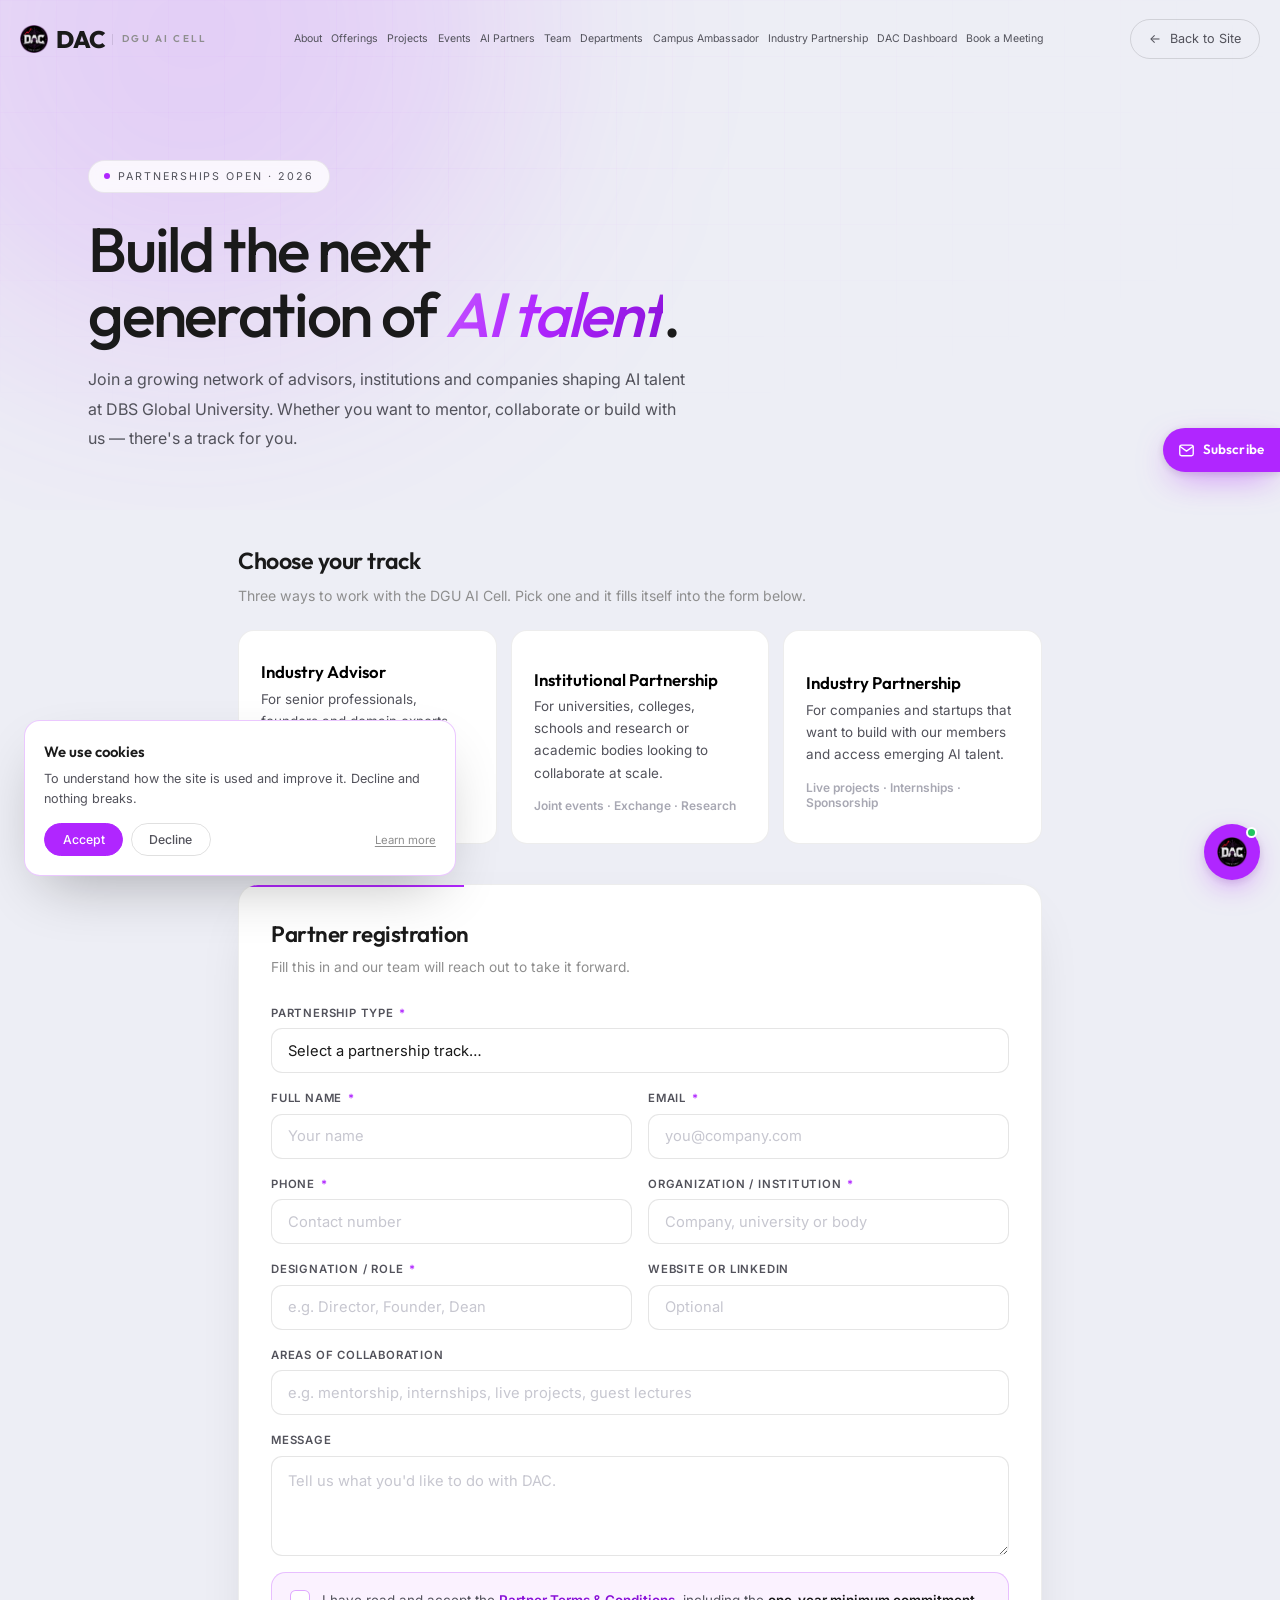
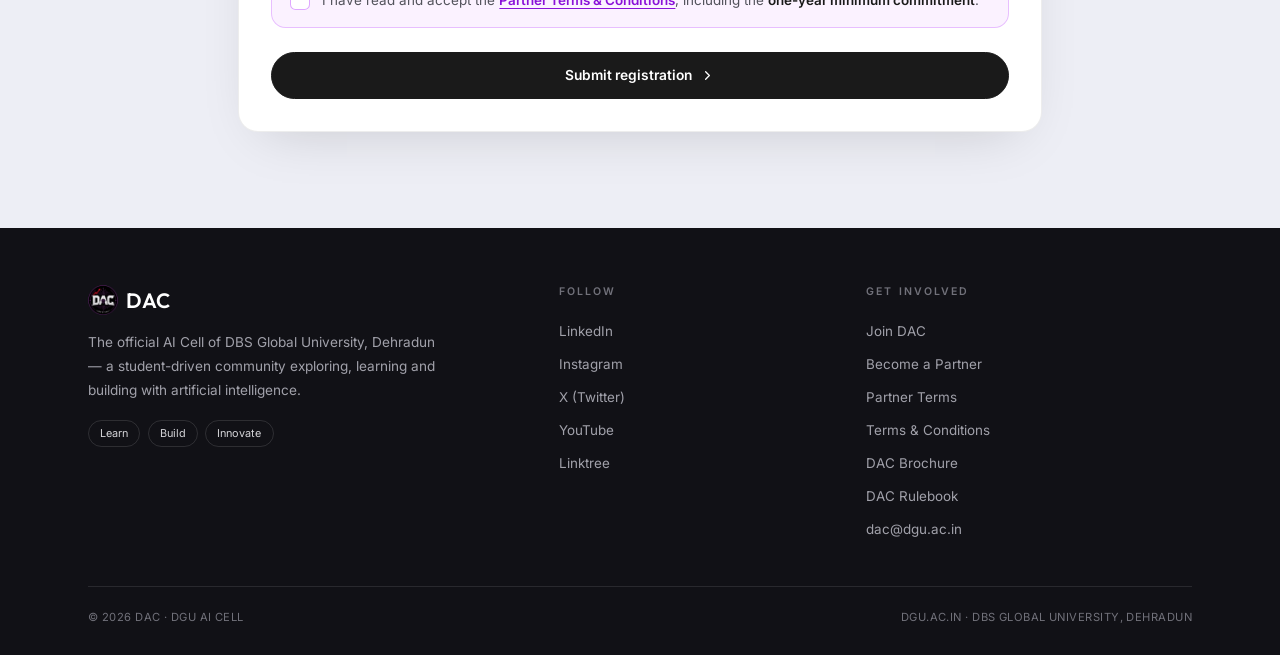
<file: become-a-partner.html>
<!DOCTYPE html>
<html lang="en">
<head>
<meta charset="UTF-8"/>
<meta name="viewport" content="width=device-width, initial-scale=1.0"/>
<title>Become a Partner — DAC · DGU AI Cell</title>
<meta name="description" content="Partner with the DGU AI Cell as an industry advisor, institution or company. Mentorship, live projects, internships and sponsorship."/>
<meta name="theme-color" content="#EDEEF5"/>
<link rel="icon" type="image/png" href="./assets/img/dac-mark.png"/>
<link rel="preconnect" href="https://fonts.googleapis.com">
<link rel="preconnect" href="https://fonts.gstatic.com" crossorigin>
<link href="https://fonts.googleapis.com/css2?family=Inter:wght@300;400;500;600&family=Outfit:wght@400;500;600;700&display=swap" rel="stylesheet"/>
<link rel="stylesheet" href="./assets/css/site.css"/>
    <link rel="stylesheet" href="./assets/css/page-become-a-partner.css"/>

</head>
<body>
<!-- ══════════════════════════════════════════════════════════════════════════
     DAC SITE CONFIG   —   EDIT HERE, NOT IN THE CODE BELOW
     ══════════════════════════════════════════════════════════════════════════
     Everything on this page that changes regularly is a value in this block.
     Change a number here and it updates everywhere on the page at once — the
     big animated counter, the robot's speech bubble, the chatbot's answers.

     This block MUST stay above every other script on the page.
     Copy the same edit into all 7 HTML files to keep the site consistent.

     Full instructions: see EDITING_GUIDE.md in the repo root.
     ══════════════════════════════════════════════════════════════════════════ -->
<script src="./assets/js/config.js"></script>

<div id="bar"></div>

<nav id="nav">
  <div class="nav-in">
    <a class="brand" href="./index.html">
      <img src="./assets/img/dac-logo.png" alt="" aria-hidden="true" draggable="false"/><b>DAC</b><i>DGU AI Cell</i>
    </a>
    <div class="nav-links"><a href="./index.html#about">About</a><a href="./index.html#offerings">Offerings</a><a href="./index.html#projects">Projects</a><a href="./index.html#events">Events</a><a href="./index.html#partners">AI Partners</a><a href="./index.html#team">Team</a><a href="./departments.html">Departments</a><a href="./campus-ambassador.html">Campus Ambassador</a><a href="./become-a-partner.html">Industry Partnership</a><a href="https://dgu-dac.base44.app/" target="_blank" rel="noreferrer">DAC Dashboard</a><a href="./book-meeting.html">Book a Meeting</a></div>
    <div class="nav-act">
      <a class="ghost" href="./index.html">&larr;<span>&nbsp;Back to Site</span></a>
      <button class="burger" id="burger" aria-label="Open menu" aria-expanded="false">
        <div><span></span><span></span><span></span></div>
      </button>
    </div>
  </div>
</nav>

<div class="menu" id="menu" role="dialog" aria-modal="true" aria-label="Menu">
  <div class="menu-top">
    <a class="brand" href="./index.html"><img src="./assets/img/dac-logo.png" alt="" aria-hidden="true"/><b>DAC</b><i>DGU AI Cell</i></a>
    <button class="menu-x" id="menuX" aria-label="Close menu">&#10005;</button>
  </div>
  <div class="menu-list">
    <a href="./index.html">Home <span>&rarr;</span></a>
    <a href="./index.html#about">About <span>&rarr;</span></a><a href="./index.html#offerings">Offerings <span>&rarr;</span></a><a href="./index.html#projects">Projects <span>&rarr;</span></a><a href="./index.html#events">Events <span>&rarr;</span></a><a href="./index.html#partners">AI Partners <span>&rarr;</span></a><a href="./index.html#team">Team <span>&rarr;</span></a>
    <a href="./departments.html">Departments <span>&rarr;</span></a><a href="./campus-ambassador.html">Campus Ambassador <span>&rarr;</span></a><a href="./become-a-partner.html">Industry Partnership <span>&rarr;</span></a>
    <a href="https://dgu-dac.base44.app/" target="_blank" rel="noreferrer">DAC Dashboard <span>&rarr;</span></a>
    <a href="./join-dac.html">Join DAC <span>&rarr;</span></a>
    <a href="./book-meeting.html">Book a Meeting <span>&rarr;</span></a>
    <a class="menu-cta" href="./become-a-partner.html">Become a Partner</a>
  </div>
</div>

<header class="hero">
  <div class="g"></div><div class="w"></div>
  <div class="wrap in">
    <div class="pill rv"><span class="d"></span>Partnerships Open &middot; 2026</div>
    <h1 class="rv">Build the next<br/>generation of <em>AI talent</em>.</h1>
    <p class="lede rv">
      Join a growing network of advisors, institutions and companies shaping AI talent at
      DBS Global University. Whether you want to mentor, collaborate or build with us &mdash;
      there's a track for you.
    </p>
  </div>
</header>

<main class="doc">
  <div class="wrap narrow">

    <h2 class="rv" style="font-family:Outfit;font-size:1.45rem;font-weight:600;letter-spacing:-.02em;margin-bottom:.35rem">
      Choose your track
    </h2>
    <p class="rv" style="color:var(--muted);font-size:.88rem;margin-bottom:1.4rem">
      Three ways to work with the DGU AI Cell. Pick one and it fills itself into the form below.
    </p>

    <div class="tracks">
<button type="button" class="track rv" data-track="Industry Advisor">
  <h3>Industry Advisor</h3>
  <p>For senior professionals, founders and domain experts who want to guide and shape our direction.</p>
  <span class="pick">Advisory sessions &middot; Mentorship &middot; Guest talks</span>
</button>
<button type="button" class="track rv" data-track="Institutional Partnership">
  <h3>Institutional Partnership</h3>
  <p>For universities, colleges, schools and research or academic bodies looking to collaborate at scale.</p>
  <span class="pick">Joint events &middot; Exchange &middot; Research</span>
</button>
<button type="button" class="track rv" data-track="Industry Partnership">
  <h3>Industry Partnership</h3>
  <p>For companies and startups that want to build with our members and access emerging AI talent.</p>
  <span class="pick">Live projects &middot; Internships &middot; Sponsorship</span>
</button></div>

    <div class="card rv" id="card">

      <div id="formWrap">
        <h2>Partner registration</h2>
        <p class="sub">Fill this in and our team will reach out to take it forward.</p>

        <div class="f" id="f-ptype">
          <label>Partnership type <i>*</i></label>
          <select id="ptype">
            <option value="" disabled selected>Select a partnership track&hellip;</option>
            <option>Industry Advisor</option>
            <option>Institutional Partnership</option>
            <option>Industry Partnership</option>
          </select>
          <div class="err">Please choose a partnership track</div>
        </div>

        <div class="two">
          <div class="f" id="f-name">
            <label>Full name <i>*</i></label>
            <input type="text" id="name" autocomplete="name" placeholder="Your name"/>
            <div class="err">Please enter your full name</div>
          </div>
          <div class="f" id="f-email">
            <label>Email <i>*</i></label>
            <input type="email" id="email" autocomplete="email" placeholder="you@company.com"/>
            <div class="err">Please enter a valid email address</div>
          </div>
        </div>

        <div class="two">
          <div class="f" id="f-phone">
            <label>Phone <i>*</i></label>
            <input type="tel" id="phone" autocomplete="tel" placeholder="Contact number"/>
            <div class="err">Please enter a valid phone number</div>
          </div>
          <div class="f" id="f-org">
            <label>Organization / institution <i>*</i></label>
            <input type="text" id="org" placeholder="Company, university or body"/>
            <div class="err">Please enter your organization</div>
          </div>
        </div>

        <div class="two">
          <div class="f" id="f-role">
            <label>Designation / role <i>*</i></label>
            <input type="text" id="role" placeholder="e.g. Director, Founder, Dean"/>
            <div class="err">Please enter your designation</div>
          </div>
          <div class="f" id="f-link">
            <label>Website or LinkedIn</label>
            <input type="text" id="link" placeholder="Optional"/>
          </div>
        </div>

        <div class="f" id="f-areas">
          <label>Areas of collaboration</label>
          <input type="text" id="areas" placeholder="e.g. mentorship, internships, live projects, guest lectures"/>
        </div>

        <div class="f" id="f-msg">
          <label>Message</label>
          <textarea id="msg" maxlength="600" placeholder="Tell us what you'd like to do with DAC."></textarea>
        </div>

        <label class="agree" id="agree">
          <input type="checkbox" id="agreeCb"/>
          <span class="bx"></span>
          <span class="tx">
            I have read and accept the
            <a href="./partner-terms.html" target="_blank" rel="noreferrer">Partner Terms &amp; Conditions</a>,
            including the <b>one-year minimum commitment</b>.
          </span>
        </label>
        <div class="aerr" id="agreeErr">Please accept the Partner Terms &amp; Conditions to submit.</div>

        <button class="send" id="send">
          Submit registration
          <svg viewBox="0 0 24 24" stroke-linecap="round" stroke-linejoin="round"><polyline points="9 18 15 12 9 6"/></svg>
        </button>

        <!-- shown only if the Google Sheet endpoint hasn't been configured yet -->
        <div class="setup" id="setup">
          <b>Not connected yet &mdash; nothing was saved.</b>
          <p>This form has no Google Sheet endpoint configured, so your submission would have gone
             nowhere. Open <code>become-a-partner.html</code>, find <code>SHEET_URL</code> near the top
             of the script, and paste your Apps Script web-app URL. Setup steps are in
             <code>PARTNER-SHEET-SETUP.txt</code>.</p>
        </div>
      </div>

      <div class="done" id="done">
        <div class="tick">
          <svg viewBox="0 0 24 24" stroke-linecap="round" stroke-linejoin="round"><polyline points="20 6 9 17 4 12"/></svg>
        </div>
        <h2>Thanks for partnering with us.</h2>
        <p>Your registration has been recorded. Our team will review the details and reach out shortly
           to take the partnership forward.</p>
        <a class="go" href="./index.html">
          <svg viewBox="0 0 24 24" width="14" height="14" fill="none" stroke="currentColor" stroke-width="2"
               stroke-linecap="round" stroke-linejoin="round"><polyline points="15 18 9 12 15 6"/></svg>
          Back to the site
        </a>
      </div>

    </div>
  </div>
</main>

<footer>
  <div class="wrap">
    <div class="fg">
      <div>
        <div class="fb"><img src="./assets/img/dac-logo.png" alt="" aria-hidden="true"/><b>DAC</b></div>
        <p class="fa">The official AI Cell of DBS Global University, Dehradun — a student-driven community exploring, learning and building with artificial intelligence.</p>
        <div class="ft"><span>Learn</span><span>Build</span><span>Innovate</span></div>
      </div>
      <div class="col">
        <h4>Follow</h4>
        <div class="fl">
          <a href="https://www.linkedin.com/in/dgu-ai-cell-a3049640a/" target="_blank" rel="noreferrer">LinkedIn</a>
          <a href="https://instagram.com/dac.dgu" target="_blank" rel="noreferrer">Instagram</a>
          <a href="https://twitter.com/dac_dgu" target="_blank" rel="noreferrer">X (Twitter)</a>
          <a href="https://youtube.com/@DACXDGU" target="_blank" rel="noreferrer">YouTube</a>
          <a href="https://linktr.ee/dgu.dac" target="_blank" rel="noreferrer">Linktree</a>
        </div>
      </div>
      <div class="col">
        <h4>Get involved</h4>
        <div class="fl">
          <a href="./join-dac.html">Join DAC</a>
          <a href="./become-a-partner.html">Become a Partner</a>
          <a href="./partner-terms.html">Partner Terms</a>
          <a href="./terms.html">Terms &amp; Conditions</a>
          <a href="./assets/docs/DAC_Brochure_2026.pdf" download="DAC_Brochure_2026.pdf">DAC Brochure</a>
          <a href="./assets/docs/DAC_Rulebook_2026.pdf" download="DAC_Rulebook_2026.pdf">DAC Rulebook</a>
          <a href="mailto:dac@dgu.ac.in">dac@dgu.ac.in</a>
        </div>
      </div>
    </div>
    <div class="fbot">
      <span>&copy; 2026 DAC &middot; DGU AI Cell</span>
      <span><a href="https://dgu.ac.in" target="_blank" rel="noreferrer">dgu.ac.in</a> &middot; DBS Global University, Dehradun</span>
    </div>
  </div>
</footer>

<div class="ck" id="ck" role="dialog" aria-label="Cookie consent">
  <h3>We use cookies</h3>
  <p>To understand how the site is used and improve it. Decline and nothing breaks.</p>
  <div class="r">
    <button class="a" id="ckA">Accept</button>
    <button class="d" id="ckD">Decline</button>
    <a class="m" href="./terms.html">Learn more</a>
  </div>
</div>
<link rel="stylesheet" href="./assets/css/chatbot.css"/>

<button class="dacb-fab" id="dacbFab" aria-label="Chat with DAC" aria-expanded="false">
  <span class="dacb-ping"></span>
  <img class="dacb-ic" src="./assets/img/dac-logo.png" alt="" aria-hidden="true"/>
  <span class="dacb-x" aria-hidden="true">&#10005;</span>
</button>

<div class="dacb-panel" id="dacbPanel" role="dialog" aria-label="Chat with DAC" aria-modal="false">
  <div class="dacb-head">
    <img src="./assets/img/dac-logo.png" alt="" aria-hidden="true"/>
    <div class="dacb-t">
      <b>DAC</b>
      <span><i></i>Online &middot; always up for a chat</span>
    </div>
    <button id="dacbClose" aria-label="Close chat">&#10005;</button>
  </div>

  <div class="dacb-body" id="dacbBody" aria-live="polite"></div>

  <div class="dacb-menu" id="dacbMenu" aria-label="All questions"></div>

  <div class="dacb-foot">
    <button class="dacb-browse" id="dacbBrowse" type="button" aria-expanded="false" aria-controls="dacbMenu">
      <svg viewBox="0 0 24 24" fill="none" stroke="currentColor" stroke-width="2"
           stroke-linecap="round" aria-hidden="true">
        <line x1="8" y1="6" x2="21" y2="6"/><line x1="8" y1="12" x2="21" y2="12"/>
        <line x1="8" y1="18" x2="21" y2="18"/><circle cx="3.5" cy="6" r="1.2" fill="currentColor" stroke="none"/>
        <circle cx="3.5" cy="12" r="1.2" fill="currentColor" stroke="none"/>
        <circle cx="3.5" cy="18" r="1.2" fill="currentColor" stroke="none"/>
      </svg>
      <span>Browse all questions</span>
      <span class="dacb-caret" aria-hidden="true">&#9662;</span>
    </button>
  </div>
</div>

<script src="./assets/js/chatbot.js" defer></script>
<script src="./assets/js/site.js"></script>
<script>
/* ══════════════════════════════════════════════════════════════════════
   GOOGLE SHEET ENDPOINT  —  PASTE YOUR APPS SCRIPT WEB-APP URL HERE
   ══════════════════════════════════════════════════════════════════════
   The old version of this page shipped with a placeholder URL (".../XXXX/exec")
   AND used fetch's no-cors mode — which resolves successfully even on a 404.
   The result: it showed "Thank you for partnering with us!" while silently
   throwing every single submission away.

   That cannot happen now: if this is still unset, the form refuses to submit
   and tells you so, instead of pretending it worked.

   Setup steps are in PARTNER-SHEET-SETUP.txt (takes about 3 minutes).
   ══════════════════════════════════════════════════════════════════════ */
const SHEET_URL = 'https://script.google.com/macros/s/AKfycbwPpqKv_R5hyM_vpcILTrARcLee4RUxjBwL_mM78sJXjJnyHr0ZkXdWt4elsKNICNPi/exec';

const configured = /^https:\/\/script\.google\.com\/macros\/s\/[A-Za-z0-9_-]{20,}\/exec$/.test(SHEET_URL);

/* ── track cards pre-select the dropdown ── */
document.querySelectorAll('.track').forEach(t => {
  t.onclick = () => {
    document.querySelectorAll('.track').forEach(x => x.classList.remove('on'));
    t.classList.add('on');
    $('ptype').value = t.dataset.track;
    $('f-ptype').classList.remove('bad');
    $('card').scrollIntoView({ behavior: 'smooth', block: 'start' });
  };
});
$('ptype').onchange = () => {
  document.querySelectorAll('.track').forEach(x =>
    x.classList.toggle('on', x.dataset.track === $('ptype').value));
  $('f-ptype').classList.remove('bad');
};

/* ── terms agreement ── */
const cb = $('agreeCb');
cb.onchange = () => {
  $('agree').classList.toggle('on', cb.checked);
  $('agree').querySelector('.bx').textContent = cb.checked ? '\u2713' : '';
  if (cb.checked) $('agreeErr').classList.remove('on');
};

/* ── validation ── */
const bad  = id => { $('f-' + id).classList.add('bad'); return false; };
const good = id => $('f-' + id).classList.remove('bad');
const val  = id => ($(id).value || '').trim();

['name','email','phone','org','role'].forEach(id => $(id).oninput = () => good(id));

function validate() {
  let ok = true;
  if (!val('ptype')) { bad('ptype'); ok = false; } else good('ptype');
  if (!val('name'))  { bad('name');  ok = false; } else good('name');
  if (!/^[^\s@]+@[^\s@]+\.[^\s@]+$/.test(val('email'))) { bad('email'); ok = false; } else good('email');
  if (val('phone').replace(/\D/g, '').length < 8)       { bad('phone'); ok = false; } else good('phone');
  if (!val('org'))   { bad('org');   ok = false; } else good('org');
  if (!val('role'))  { bad('role');  ok = false; } else good('role');
  if (!cb.checked) { $('agreeErr').classList.add('on'); ok = false; }
  else $('agreeErr').classList.remove('on');
  return ok;
}

/* ── submit → Google Sheet ──
   These keys become the column headers in your sheet. They are the same keys
   the old page used, so an existing Partners sheet keeps working. */
$('send').onclick = () => {
  if (!validate()) return;

  if (!configured) {
    $('setup').classList.add('on');
    $('setup').scrollIntoView({ behavior: 'smooth', block: 'center' });
    return;                       // refuse to fake success
  }

  const data = {
    "Partnership Type":        val('ptype'),
    "Full Name":               val('name'),
    "Email":                   val('email'),
    "Phone":                   val('phone'),
    "Organization":            val('org'),
    "Designation":             val('role'),
    "Website/LinkedIn":        val('link'),
    "Areas of Collaboration":  val('areas'),
    "Message":                 val('msg'),
    "Agreed to Terms":         "Yes",
    "Submitted At":            new Date().toLocaleString()
  };

  const b = $('send');
  b.disabled = true;
  b.innerHTML = 'Sending\u2026 <svg class="sp" viewBox="0 0 24 24" stroke-linecap="round"><path d="M12 2v4M12 18v4M4.9 4.9l2.9 2.9M16.2 16.2l2.9 2.9M2 12h4M18 12h4M4.9 19.1l2.9-2.9M16.2 7.8l2.9-2.9"/></svg>';

  fetch(SHEET_URL, {
    method: 'POST',
    mode: 'no-cors',
    body: JSON.stringify(data)      // no custom headers -> simple request, no preflight
  }).then(() => {
    $('formWrap').style.display = 'none';
    $('done').classList.add('on');
    window.scrollTo({ top: 0, behavior: 'smooth' });
  }).catch(() => {
    b.disabled = false;
    b.innerHTML = 'Submit registration <svg viewBox="0 0 24 24" stroke-linecap="round" stroke-linejoin="round"><polyline points="9 18 15 12 9 6"/></svg>';
    alert("That didn't go through. Check your connection and try again.");
  });
};
</script>
<!-- ═══════════════════════════════════════════════════════════════
     DAC ADD-ONS  ·  floating Subscribe  +  footer download styles
     Everything is prefixed .dacx- so nothing on the page can clash.
     ═══════════════════════════════════════════════════════════════ -->
<link rel="stylesheet" href="./assets/css/subscribe.css"/>

<button class="dacx-tab" id="dacxTab" type="button" aria-haspopup="dialog" aria-label="Subscribe to DAC updates">
  <svg viewBox="0 0 24 24" fill="none" stroke="currentColor" stroke-width="1.9" stroke-linecap="round" stroke-linejoin="round" aria-hidden="true">
    <rect x="2.5" y="4.5" width="19" height="15" rx="2.5"/><path d="m3 6.5 9 6.5 9-6.5"/>
  </svg>
  <span class="dacx-tab-l">Subscribe</span>
</button>

<div class="dacx-ov" id="dacxOv" role="dialog" aria-modal="true" aria-labelledby="dacxTitle">
  <div class="dacx-card">
    <button class="dacx-x" id="dacxX" type="button" aria-label="Close">&#10005;</button>

    <div id="dacxPane">
      <div class="dacx-eyebrow">DAC Updates</div>
      <h3 id="dacxTitle">Subscribe now</h3>
      <p class="dacx-sub">Events, workshops and open calls from the DGU AI Cell &mdash; straight to your inbox.</p>
      <form id="dacxForm" novalidate>
        <label for="dacxName">Name</label>
        <input id="dacxName" type="text" autocomplete="name" placeholder="Your full name"/>
        <label for="dacxEmail">Email</label>
        <input id="dacxEmail" type="email" autocomplete="email" inputmode="email" placeholder="you@example.com"/>
        <div class="dacx-err" id="dacxErr"></div>
        <button class="dacx-go" id="dacxGo" type="submit">Subscribe</button>
        <p class="dacx-fine">We only email about DAC. Unsubscribe any time.</p>
      </form>
    </div>

    <div class="dacx-done" id="dacxDone" style="display:none">
      <div class="dacx-tick">&#10003;</div>
      <h4>You&rsquo;re on the list</h4>
      <p>We&rsquo;ll send DAC updates to <b id="dacxDoneMail"></b>.</p>
      <button class="dacx-go" id="dacxClose2" type="button">Close</button>
    </div>
  </div>
</div>

<script src="./assets/js/subscribe.js" defer></script>

</body>
</html>
</file>
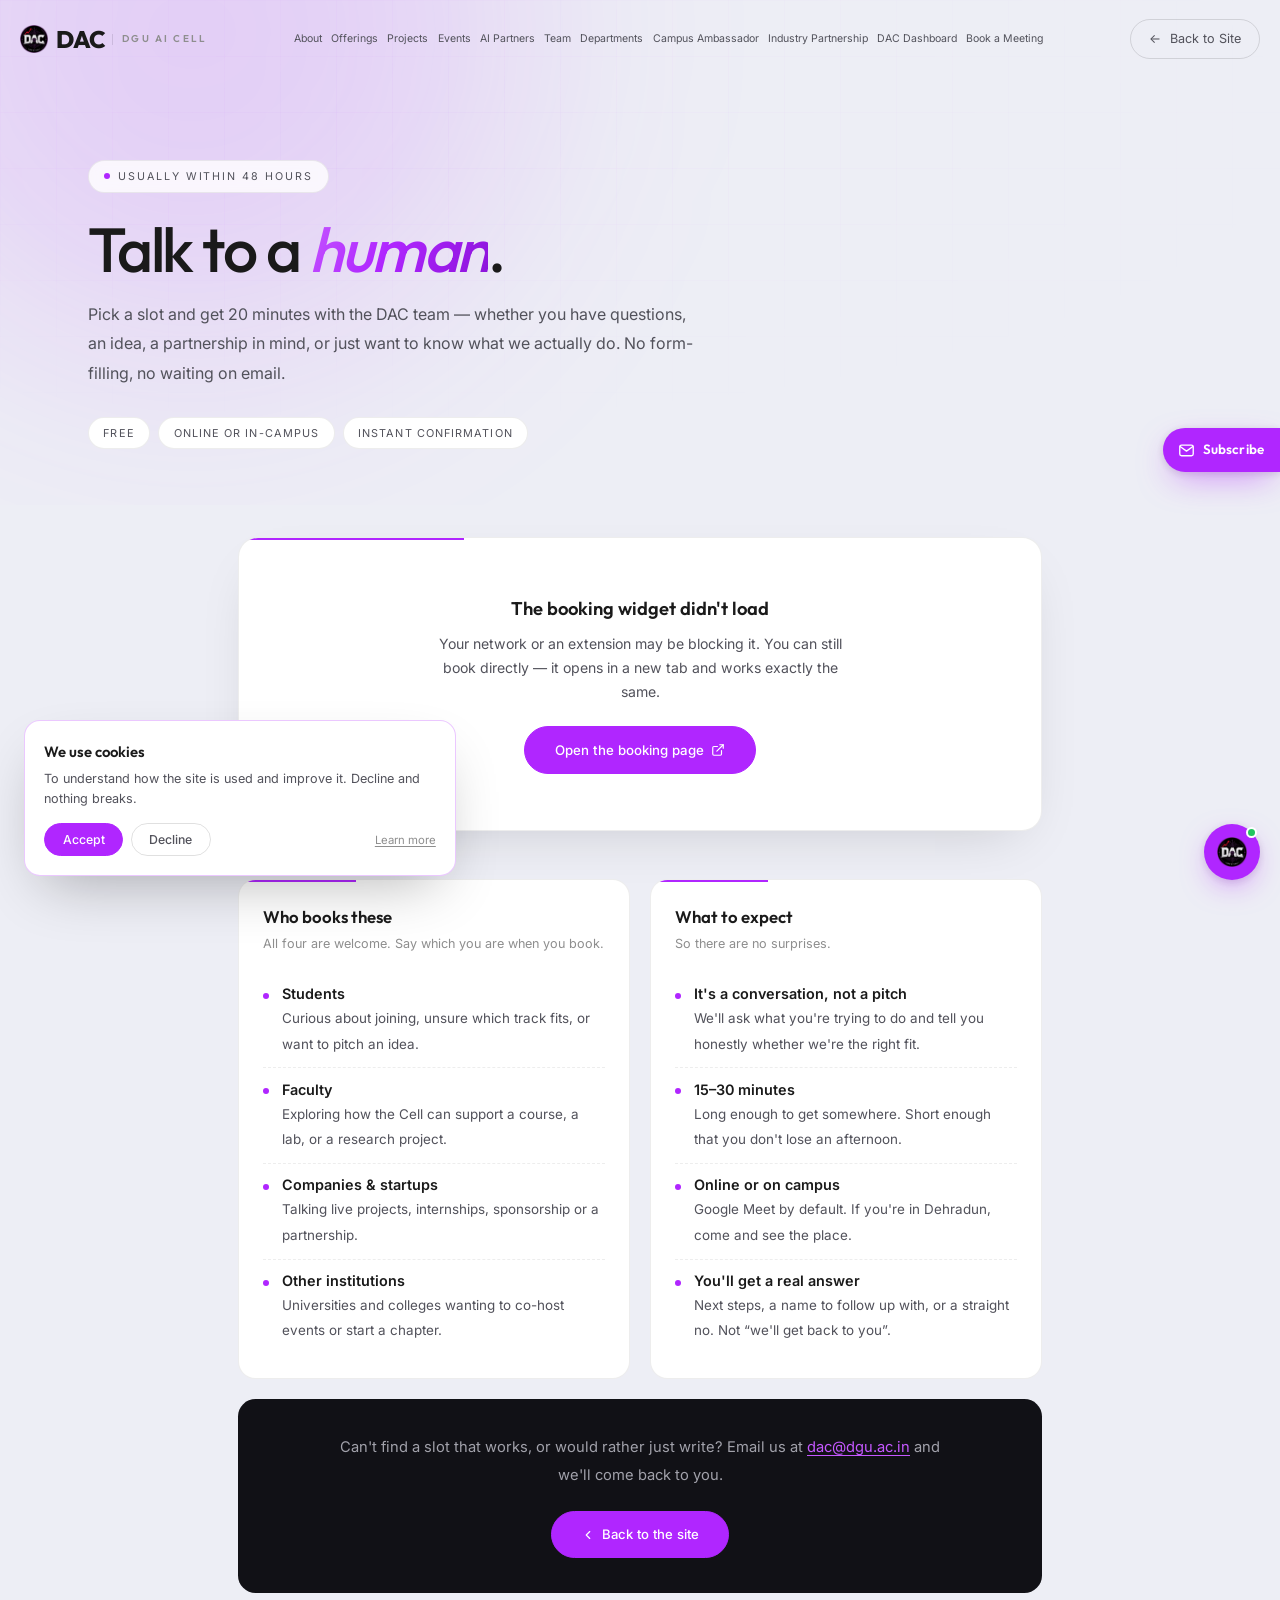
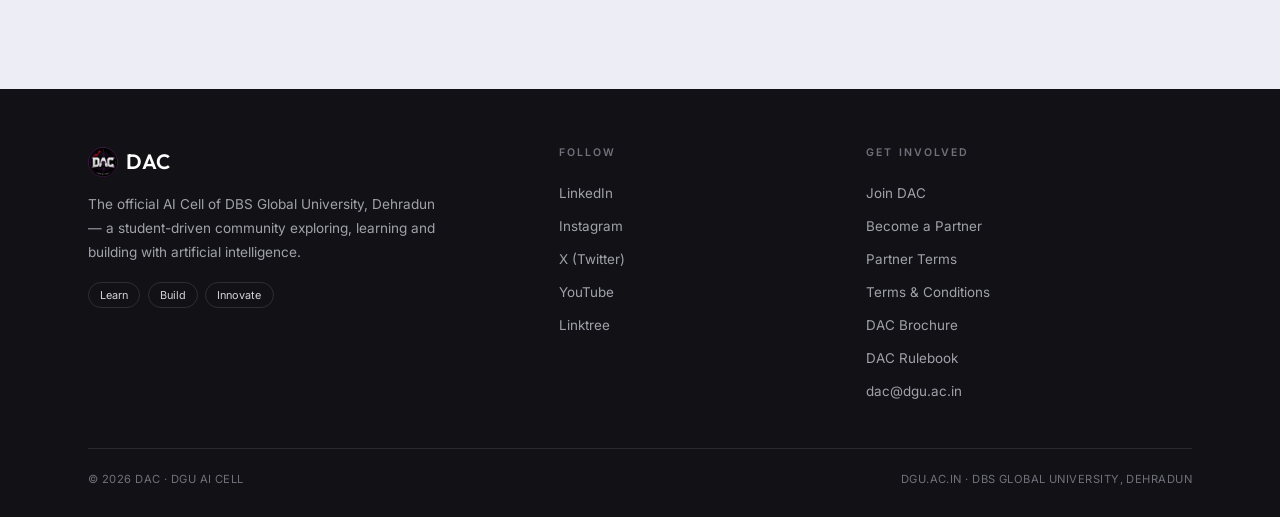
<file: book-meeting.html>
<!DOCTYPE html>
<html lang="en">
<head>
<meta charset="UTF-8"/>
<meta name="viewport" content="width=device-width, initial-scale=1.0"/>
<title>Book a Meeting — DAC · DGU AI Cell</title>
<meta name="description" content="Book 20 minutes with the DGU AI Cell team. Students, faculty, companies and institutions welcome. Online or on campus."/>
<meta name="theme-color" content="#EDEEF5"/>
<link rel="icon" type="image/png" href="./assets/img/dac-mark.png"/>
<link rel="preconnect" href="https://fonts.googleapis.com">
<link rel="preconnect" href="https://fonts.gstatic.com" crossorigin>
<link href="https://fonts.googleapis.com/css2?family=Inter:wght@300;400;500;600&family=Outfit:wght@400;500;600;700&display=swap" rel="stylesheet"/>
<link rel="stylesheet" href="./assets/css/site.css"/>
    <link rel="stylesheet" href="./assets/css/page-book-meeting.css"/>
<link rel="stylesheet" href="https://assets.calendly.com/assets/external/widget.css"/>
</head>
<body>
<!-- ══════════════════════════════════════════════════════════════════════════
     DAC SITE CONFIG   —   EDIT HERE, NOT IN THE CODE BELOW
     ══════════════════════════════════════════════════════════════════════════
     Everything on this page that changes regularly is a value in this block.
     Change a number here and it updates everywhere on the page at once — the
     big animated counter, the robot's speech bubble, the chatbot's answers.

     This block MUST stay above every other script on the page.
     Copy the same edit into all 7 HTML files to keep the site consistent.

     Full instructions: see EDITING_GUIDE.md in the repo root.
     ══════════════════════════════════════════════════════════════════════════ -->
<script src="./assets/js/config.js"></script>

<div id="bar"></div>

<nav id="nav">
  <div class="nav-in">
    <a class="brand" href="./index.html">
      <img src="./assets/img/dac-logo.png" alt="" aria-hidden="true" draggable="false"/><b>DAC</b><i>DGU AI Cell</i>
    </a>
    <div class="nav-links"><a href="./index.html#about">About</a><a href="./index.html#offerings">Offerings</a><a href="./index.html#projects">Projects</a><a href="./index.html#events">Events</a><a href="./index.html#partners">AI Partners</a><a href="./index.html#team">Team</a><a href="./departments.html">Departments</a><a href="./campus-ambassador.html">Campus Ambassador</a><a href="./become-a-partner.html">Industry Partnership</a><a href="https://dgu-dac.base44.app/" target="_blank" rel="noreferrer">DAC Dashboard</a><a href="./book-meeting.html">Book a Meeting</a></div>
    <div class="nav-act">
      <a class="ghost" href="./index.html">&larr;<span>&nbsp;Back to Site</span></a>
      <button class="burger" id="burger" aria-label="Open menu" aria-expanded="false">
        <div><span></span><span></span><span></span></div>
      </button>
    </div>
  </div>
</nav>

<div class="menu" id="menu" role="dialog" aria-modal="true" aria-label="Menu">
  <div class="menu-top">
    <a class="brand" href="./index.html"><img src="./assets/img/dac-logo.png" alt="" aria-hidden="true"/><b>DAC</b><i>DGU AI Cell</i></a>
    <button class="menu-x" id="menuX" aria-label="Close menu">&#10005;</button>
  </div>
  <div class="menu-list">
    <a href="./index.html">Home <span>&rarr;</span></a>
    <a href="./index.html#about">About <span>&rarr;</span></a><a href="./index.html#offerings">Offerings <span>&rarr;</span></a><a href="./index.html#projects">Projects <span>&rarr;</span></a><a href="./index.html#events">Events <span>&rarr;</span></a><a href="./index.html#partners">AI Partners <span>&rarr;</span></a><a href="./index.html#team">Team <span>&rarr;</span></a>
    <a href="./departments.html">Departments <span>&rarr;</span></a><a href="./campus-ambassador.html">Campus Ambassador <span>&rarr;</span></a><a href="./become-a-partner.html">Industry Partnership <span>&rarr;</span></a>
    <a href="https://dgu-dac.base44.app/" target="_blank" rel="noreferrer">DAC Dashboard <span>&rarr;</span></a>
    <a href="./join-dac.html">Join DAC <span>&rarr;</span></a>
    <a href="./book-meeting.html">Book a Meeting <span>&rarr;</span></a>
    <a class="menu-cta" href="./become-a-partner.html">Become a Partner</a>
  </div>
</div>

<header class="hero">
  <div class="g"></div><div class="w"></div>
  <div class="wrap in">
    <div class="pill rv"><span class="d"></span>Usually within 48 hours</div>
    <h1 class="rv">Talk to a <em>human</em>.</h1>
    <p class="lede rv">
      Pick a slot and get 20 minutes with the DAC team &mdash; whether you have questions,
      an idea, a partnership in mind, or just want to know what we actually do.
      No form-filling, no waiting on email.
    </p>
    <div class="meta rv">
      <span>Free</span><span>Online or in-campus</span><span>Instant confirmation</span>
    </div>
  </div>
</header>

<main class="doc">
  <div class="wrap narrow">

    <div class="cal-wrap rv">
      <!-- Calendly inline widget -->
      <div class="cal-load" id="calLoad">
        <div class="cal-spin"></div>
        <span>Loading available slots&hellip;</span>
      </div>
      <div class="calendly-inline-widget" id="cal" data-url="https://calendly.com/dac-dgu?hide_gdpr_banner=1&background_color=ffffff&text_color=1a1a1a&primary_color=b026ff"></div>

      <!-- only appears if the Calendly script is blocked or offline -->
      <div class="cal-fallback" id="calFallback">
        <h3>The booking widget didn't load</h3>
        <p>Your network or an extension may be blocking it. You can still book directly &mdash;
           it opens in a new tab and works exactly the same.</p>
        <a href="https://calendly.com/dac-dgu" target="_blank" rel="noreferrer">
          Open the booking page
          <svg viewBox="0 0 24 24" width="14" height="14" fill="none" stroke="currentColor" stroke-width="2"
               stroke-linecap="round" stroke-linejoin="round">
            <path d="M18 13v6a2 2 0 0 1-2 2H5a2 2 0 0 1-2-2V8a2 2 0 0 1 2-2h6"/>
            <polyline points="15 3 21 3 21 9"/><line x1="10" y1="14" x2="21" y2="3"/>
          </svg>
        </a>
      </div>
    </div>

    <div class="split">
      <section class="panel rv">
        <h3>Who books these</h3>
        <p class="sub">All four are welcome. Say which you are when you book.</p>
        
<div class="row"><span class="dot"></span><div><b>Students</b><span>Curious about joining, unsure which track fits, or want to pitch an idea.</span></div></div>
<div class="row"><span class="dot"></span><div><b>Faculty</b><span>Exploring how the Cell can support a course, a lab, or a research project.</span></div></div>
<div class="row"><span class="dot"></span><div><b>Companies &amp; startups</b><span>Talking live projects, internships, sponsorship or a partnership.</span></div></div>
<div class="row"><span class="dot"></span><div><b>Other institutions</b><span>Universities and colleges wanting to co-host events or start a chapter.</span></div></div>
      </section>

      <section class="panel rv">
        <h3>What to expect</h3>
        <p class="sub">So there are no surprises.</p>
        
<div class="row"><span class="dot"></span><div><b>It's a conversation, not a pitch</b><span>We'll ask what you're trying to do and tell you honestly whether we're the right fit.</span></div></div>
<div class="row"><span class="dot"></span><div><b>15&ndash;30 minutes</b><span>Long enough to get somewhere. Short enough that you don't lose an afternoon.</span></div></div>
<div class="row"><span class="dot"></span><div><b>Online or on campus</b><span>Google Meet by default. If you're in Dehradun, come and see the place.</span></div></div>
<div class="row"><span class="dot"></span><div><b>You'll get a real answer</b><span>Next steps, a name to follow up with, or a straight no. Not “we'll get back to you”.</span></div></div>
      </section>
    </div>

    <div class="ack rv" style="margin-top:1.25rem">
      <p>Can't find a slot that works, or would rather just write? Email us at
         <a class="mail" href="mailto:dac@dgu.ac.in">dac@dgu.ac.in</a> and we'll come back to you.</p>
      <a class="go" href="./index.html">
        <svg viewBox="0 0 24 24" width="14" height="14" fill="none" stroke="currentColor" stroke-width="2"
             stroke-linecap="round" stroke-linejoin="round"><polyline points="15 18 9 12 15 6"/></svg>
        Back to the site
      </a>
    </div>

  </div>
</main>

<footer>
  <div class="wrap">
    <div class="fg">
      <div>
        <div class="fb"><img src="./assets/img/dac-logo.png" alt="" aria-hidden="true"/><b>DAC</b></div>
        <p class="fa">The official AI Cell of DBS Global University, Dehradun — a student-driven community exploring, learning and building with artificial intelligence.</p>
        <div class="ft"><span>Learn</span><span>Build</span><span>Innovate</span></div>
      </div>
      <div class="col">
        <h4>Follow</h4>
        <div class="fl">
          <a href="https://www.linkedin.com/in/dgu-ai-cell-a3049640a/" target="_blank" rel="noreferrer">LinkedIn</a>
          <a href="https://instagram.com/dac.dgu" target="_blank" rel="noreferrer">Instagram</a>
          <a href="https://twitter.com/dac_dgu" target="_blank" rel="noreferrer">X (Twitter)</a>
          <a href="https://youtube.com/@DACXDGU" target="_blank" rel="noreferrer">YouTube</a>
          <a href="https://linktr.ee/dgu.dac" target="_blank" rel="noreferrer">Linktree</a>
        </div>
      </div>
      <div class="col">
        <h4>Get involved</h4>
        <div class="fl">
          <a href="./join-dac.html">Join DAC</a>
          <a href="./become-a-partner.html">Become a Partner</a>
          <a href="./partner-terms.html">Partner Terms</a>
          <a href="./terms.html">Terms &amp; Conditions</a>
          <a href="./assets/docs/DAC_Brochure_2026.pdf" download="DAC_Brochure_2026.pdf">DAC Brochure</a>
          <a href="./assets/docs/DAC_Rulebook_2026.pdf" download="DAC_Rulebook_2026.pdf">DAC Rulebook</a>
          <a href="mailto:dac@dgu.ac.in">dac@dgu.ac.in</a>
        </div>
      </div>
    </div>
    <div class="fbot">
      <span>&copy; 2026 DAC &middot; DGU AI Cell</span>
      <span><a href="https://dgu.ac.in" target="_blank" rel="noreferrer">dgu.ac.in</a> &middot; DBS Global University, Dehradun</span>
    </div>
  </div>
</footer>

<div class="ck" id="ck" role="dialog" aria-label="Cookie consent">
  <h3>We use cookies</h3>
  <p>To understand how the site is used and improve it. Decline and nothing breaks.</p>
  <div class="r">
    <button class="a" id="ckA">Accept</button>
    <button class="d" id="ckD">Decline</button>
    <a class="m" href="./terms.html">Learn more</a>
  </div>
</div>
<link rel="stylesheet" href="./assets/css/chatbot.css"/>

<button class="dacb-fab" id="dacbFab" aria-label="Chat with DAC" aria-expanded="false">
  <span class="dacb-ping"></span>
  <img class="dacb-ic" src="./assets/img/dac-logo.png" alt="" aria-hidden="true"/>
  <span class="dacb-x" aria-hidden="true">&#10005;</span>
</button>

<div class="dacb-panel" id="dacbPanel" role="dialog" aria-label="Chat with DAC" aria-modal="false">
  <div class="dacb-head">
    <img src="./assets/img/dac-logo.png" alt="" aria-hidden="true"/>
    <div class="dacb-t">
      <b>DAC</b>
      <span><i></i>Online &middot; always up for a chat</span>
    </div>
    <button id="dacbClose" aria-label="Close chat">&#10005;</button>
  </div>

  <div class="dacb-body" id="dacbBody" aria-live="polite"></div>

  <div class="dacb-menu" id="dacbMenu" aria-label="All questions"></div>

  <div class="dacb-foot">
    <button class="dacb-browse" id="dacbBrowse" type="button" aria-expanded="false" aria-controls="dacbMenu">
      <svg viewBox="0 0 24 24" fill="none" stroke="currentColor" stroke-width="2"
           stroke-linecap="round" aria-hidden="true">
        <line x1="8" y1="6" x2="21" y2="6"/><line x1="8" y1="12" x2="21" y2="12"/>
        <line x1="8" y1="18" x2="21" y2="18"/><circle cx="3.5" cy="6" r="1.2" fill="currentColor" stroke="none"/>
        <circle cx="3.5" cy="12" r="1.2" fill="currentColor" stroke="none"/>
        <circle cx="3.5" cy="18" r="1.2" fill="currentColor" stroke="none"/>
      </svg>
      <span>Browse all questions</span>
      <span class="dacb-caret" aria-hidden="true">&#9662;</span>
    </button>
  </div>
</div>

<script src="./assets/js/chatbot.js" defer></script>
<script src="./assets/js/site.js"></script>
<script>
/* ── Calendly inline widget ────────────────────────────────────────────
   Two things the old page / my first attempt got wrong:

   1. Calendly needs BOTH widget.js and widget.css. Without the stylesheet the
      widget can't size itself and never renders — which is why a booking LINK
      appeared instead of the actual calendar.

   2. Don't rely on Calendly's auto-scan. We call initInlineWidget() ourselves
      the moment the script is ready, so it renders deterministically.

   The fallback link now only appears if the script genuinely fails to load
   (blocked by a network or an extension) — not just because it was slow. */
(function () {
  const box  = document.getElementById('cal');
  const load = document.getElementById('calLoad');
  const url  = box.dataset.url;
  let done = false;

  const ready = () => {
    if (done) return;
    done = true;
    load.classList.add('gone');
  };

  const failed = () => {
    if (done) return;
    done = true;
    load.classList.add('gone');
    box.style.display = 'none';
    document.getElementById('calFallback').classList.add('on');
  };

  const s = document.createElement('script');
  s.src = 'https://assets.calendly.com/assets/external/widget.js';
  s.async = true;

  s.onload = () => {
    if (!window.Calendly) return failed();
    // render it ourselves rather than hoping the auto-scan already ran
    window.Calendly.initInlineWidget({ url: url, parentElement: box });
    // hide the skeleton as soon as the iframe actually exists
    const poll = setInterval(() => {
      if (box.querySelector('iframe')) { clearInterval(poll); ready(); }
    }, 120);
    setTimeout(() => { clearInterval(poll); box.querySelector('iframe') ? ready() : failed(); }, 15000);
  };
  s.onerror = failed;

  document.head.appendChild(s);
})();
</script>
<!-- ═══════════════════════════════════════════════════════════════
     DAC ADD-ONS  ·  floating Subscribe  +  footer download styles
     Everything is prefixed .dacx- so nothing on the page can clash.
     ═══════════════════════════════════════════════════════════════ -->
<link rel="stylesheet" href="./assets/css/subscribe.css"/>

<button class="dacx-tab" id="dacxTab" type="button" aria-haspopup="dialog" aria-label="Subscribe to DAC updates">
  <svg viewBox="0 0 24 24" fill="none" stroke="currentColor" stroke-width="1.9" stroke-linecap="round" stroke-linejoin="round" aria-hidden="true">
    <rect x="2.5" y="4.5" width="19" height="15" rx="2.5"/><path d="m3 6.5 9 6.5 9-6.5"/>
  </svg>
  <span class="dacx-tab-l">Subscribe</span>
</button>

<div class="dacx-ov" id="dacxOv" role="dialog" aria-modal="true" aria-labelledby="dacxTitle">
  <div class="dacx-card">
    <button class="dacx-x" id="dacxX" type="button" aria-label="Close">&#10005;</button>

    <div id="dacxPane">
      <div class="dacx-eyebrow">DAC Updates</div>
      <h3 id="dacxTitle">Subscribe now</h3>
      <p class="dacx-sub">Events, workshops and open calls from the DGU AI Cell &mdash; straight to your inbox.</p>
      <form id="dacxForm" novalidate>
        <label for="dacxName">Name</label>
        <input id="dacxName" type="text" autocomplete="name" placeholder="Your full name"/>
        <label for="dacxEmail">Email</label>
        <input id="dacxEmail" type="email" autocomplete="email" inputmode="email" placeholder="you@example.com"/>
        <div class="dacx-err" id="dacxErr"></div>
        <button class="dacx-go" id="dacxGo" type="submit">Subscribe</button>
        <p class="dacx-fine">We only email about DAC. Unsubscribe any time.</p>
      </form>
    </div>

    <div class="dacx-done" id="dacxDone" style="display:none">
      <div class="dacx-tick">&#10003;</div>
      <h4>You&rsquo;re on the list</h4>
      <p>We&rsquo;ll send DAC updates to <b id="dacxDoneMail"></b>.</p>
      <button class="dacx-go" id="dacxClose2" type="button">Close</button>
    </div>
  </div>
</div>

<script src="./assets/js/subscribe.js" defer></script>

</body>
</html>
</file>
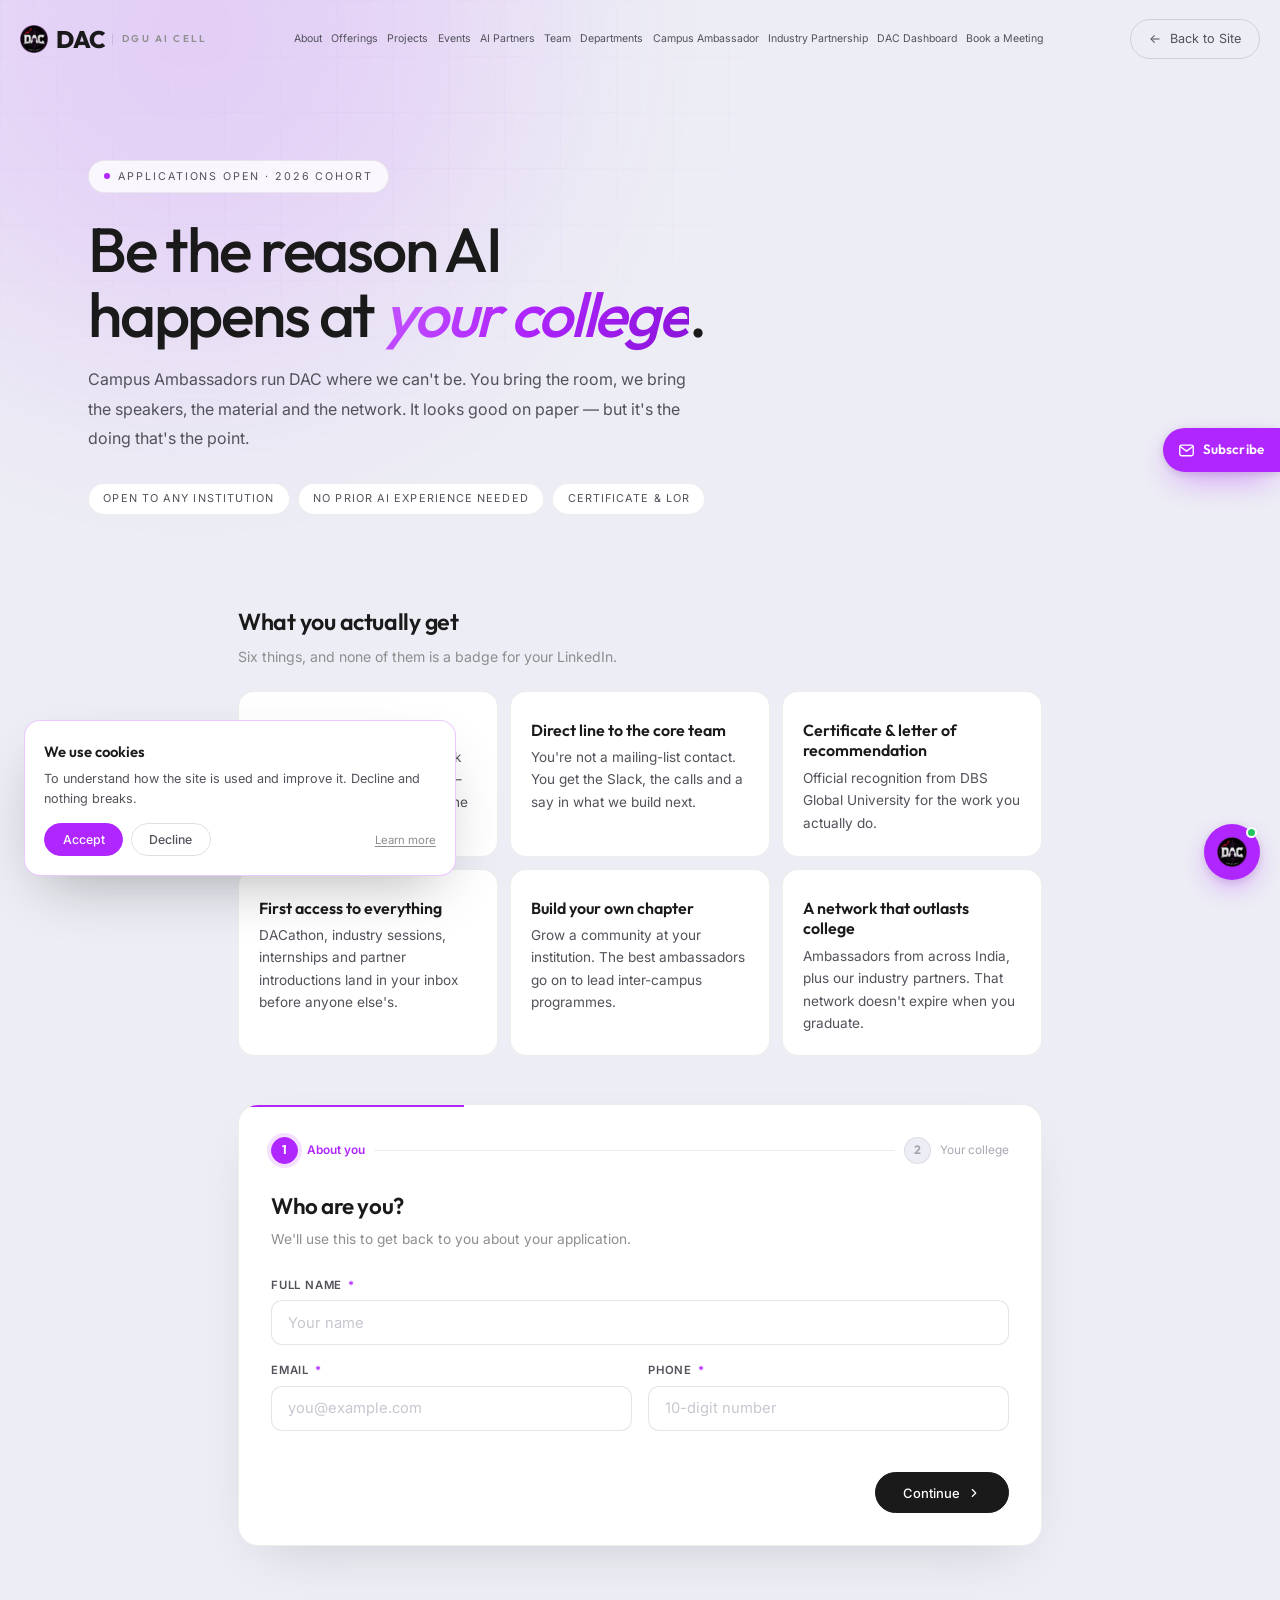
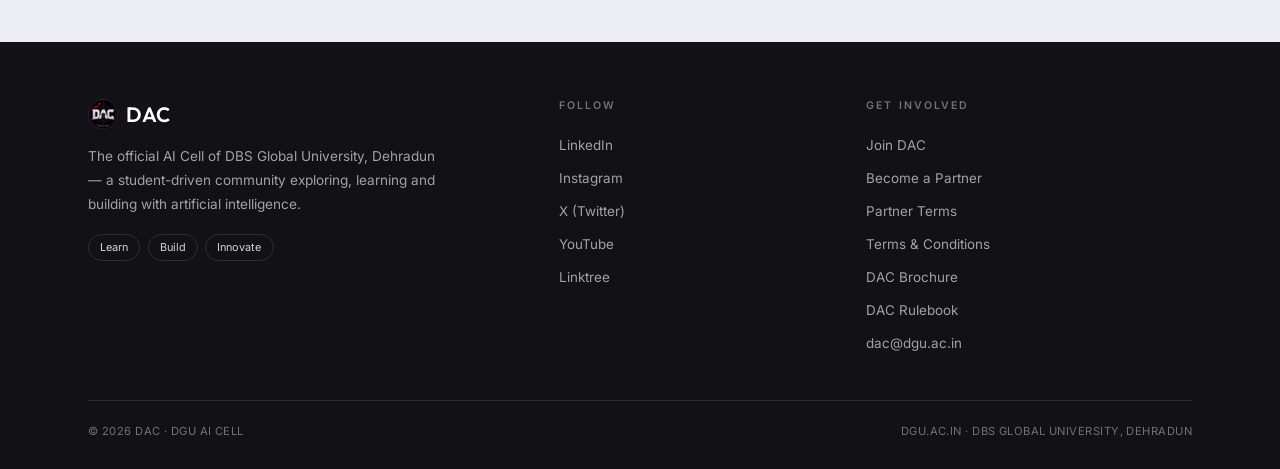
<file: campus-ambassador.html>
<!DOCTYPE html>
<html lang="en">
<head>
<meta charset="UTF-8"/>
<meta name="viewport" content="width=device-width, initial-scale=1.0"/>
<title>Campus Ambassador — DAC · DGU AI Cell</title>
<meta name="description" content="Represent the DGU AI Cell at your college. Run workshops, build an AI community, and get direct access to our team, partners and events."/>
<meta name="theme-color" content="#EDEEF5"/>
<link rel="icon" type="image/png" href="./assets/img/dac-mark.png"/>
<link rel="preconnect" href="https://fonts.googleapis.com">
<link rel="preconnect" href="https://fonts.gstatic.com" crossorigin>
<link href="https://fonts.googleapis.com/css2?family=Inter:wght@300;400;500;600&family=Outfit:wght@400;500;600;700&display=swap" rel="stylesheet"/>
<link rel="stylesheet" href="./assets/css/site.css"/>
    <link rel="stylesheet" href="./assets/css/page-campus-ambassador.css"/>

</head>
<body>
<!-- ══════════════════════════════════════════════════════════════════════════
     DAC SITE CONFIG   —   EDIT HERE, NOT IN THE CODE BELOW
     ══════════════════════════════════════════════════════════════════════════
     Everything on this page that changes regularly is a value in this block.
     Change a number here and it updates everywhere on the page at once — the
     big animated counter, the robot's speech bubble, the chatbot's answers.

     This block MUST stay above every other script on the page.
     Copy the same edit into all 7 HTML files to keep the site consistent.

     Full instructions: see EDITING_GUIDE.md in the repo root.
     ══════════════════════════════════════════════════════════════════════════ -->
<script src="./assets/js/config.js"></script>

<div id="bar"></div>

<nav id="nav">
  <div class="nav-in">
    <a class="brand" href="./index.html">
      <img src="./assets/img/dac-logo.png" alt="" aria-hidden="true" draggable="false"/><b>DAC</b><i>DGU AI Cell</i>
    </a>
    <div class="nav-links"><a href="./index.html#about">About</a><a href="./index.html#offerings">Offerings</a><a href="./index.html#projects">Projects</a><a href="./index.html#events">Events</a><a href="./index.html#partners">AI Partners</a><a href="./index.html#team">Team</a><a href="./departments.html">Departments</a><a href="./campus-ambassador.html">Campus Ambassador</a><a href="./become-a-partner.html">Industry Partnership</a><a href="https://dgu-dac.base44.app/" target="_blank" rel="noreferrer">DAC Dashboard</a><a href="./book-meeting.html">Book a Meeting</a></div>
    <div class="nav-act">
      <a class="ghost" href="./index.html">&larr;<span>&nbsp;Back to Site</span></a>
      <button class="burger" id="burger" aria-label="Open menu" aria-expanded="false">
        <div><span></span><span></span><span></span></div>
      </button>
    </div>
  </div>
</nav>

<div class="menu" id="menu" role="dialog" aria-modal="true" aria-label="Menu">
  <div class="menu-top">
    <a class="brand" href="./index.html"><img src="./assets/img/dac-logo.png" alt="" aria-hidden="true"/><b>DAC</b><i>DGU AI Cell</i></a>
    <button class="menu-x" id="menuX" aria-label="Close menu">&#10005;</button>
  </div>
  <div class="menu-list">
    <a href="./index.html">Home <span>&rarr;</span></a>
    <a href="./index.html#about">About <span>&rarr;</span></a><a href="./index.html#offerings">Offerings <span>&rarr;</span></a><a href="./index.html#projects">Projects <span>&rarr;</span></a><a href="./index.html#events">Events <span>&rarr;</span></a><a href="./index.html#partners">AI Partners <span>&rarr;</span></a><a href="./index.html#team">Team <span>&rarr;</span></a>
    <a href="./departments.html">Departments <span>&rarr;</span></a><a href="./campus-ambassador.html">Campus Ambassador <span>&rarr;</span></a><a href="./become-a-partner.html">Industry Partnership <span>&rarr;</span></a>
    <a href="https://dgu-dac.base44.app/" target="_blank" rel="noreferrer">DAC Dashboard <span>&rarr;</span></a>
    <a href="./join-dac.html">Join DAC <span>&rarr;</span></a>
    <a href="./book-meeting.html">Book a Meeting <span>&rarr;</span></a>
    <a class="menu-cta" href="./become-a-partner.html">Become a Partner</a>
  </div>
</div>

<header class="hero">
  <div class="g"></div><div class="w"></div>
  <div class="wrap in">
    <div class="pill rv"><span class="d"></span>Applications Open &middot; 2026 Cohort</div>
    <h1 class="rv">Be the reason AI<br/>happens at <em>your college</em>.</h1>
    <p class="lede rv">
      Campus Ambassadors run DAC where we can't be. You bring the room, we bring the
      speakers, the material and the network. It looks good on paper &mdash; but it's
      the doing that's the point.
    </p>
    <div class="meta rv">
      <span>Open to any institution</span><span>No prior AI experience needed</span><span>Certificate &amp; LOR</span>
    </div>
  </div>
</header>

<main class="doc">
  <div class="wrap narrow">

    <h2 class="rv" style="font-family:Outfit;font-size:1.45rem;font-weight:600;letter-spacing:-.02em;margin-bottom:.35rem">
      What you actually get
    </h2>
    <p class="rv" style="color:var(--muted);font-size:.88rem;margin-bottom:1.4rem">
      Six things, and none of them is a badge for your LinkedIn.
    </p>

    <div class="perks">
<div class="perk rv">
  <b>Run AI on your campus</b>
  <p>Host workshops, talks and hack nights under the DAC banner &mdash; we give you the material and the speakers.</p>
</div>
<div class="perk rv">
  <b>Direct line to the core team</b>
  <p>You're not a mailing-list contact. You get the Slack, the calls and a say in what we build next.</p>
</div>
<div class="perk rv">
  <b>Certificate &amp; letter of recommendation</b>
  <p>Official recognition from DBS Global University for the work you actually do.</p>
</div>
<div class="perk rv">
  <b>First access to everything</b>
  <p>DACathon, industry sessions, internships and partner introductions land in your inbox before anyone else's.</p>
</div>
<div class="perk rv">
  <b>Build your own chapter</b>
  <p>Grow a community at your institution. The best ambassadors go on to lead inter-campus programmes.</p>
</div>
<div class="perk rv">
  <b>A network that outlasts college</b>
  <p>Ambassadors from across India, plus our industry partners. That network doesn't expire when you graduate.</p>
</div></div>

    <div class="card rv" id="card">
      <div id="formWrap">

        <div class="steps">
          <div class="st"><div class="c on" id="c1">1</div><div class="l on" id="l1">About you</div></div>
          <div class="rule" id="r1"></div>
          <div class="st"><div class="c" id="c2">2</div><div class="l" id="l2">Your college</div></div>
        </div>

        <!-- STEP 1 -->
        <section class="pane on" id="p1">
          <h2>Who are you?</h2>
          <p class="sub">We'll use this to get back to you about your application.</p>

          <div class="f" id="f-name">
            <label>Full name <i>*</i></label>
            <input type="text" id="name" autocomplete="name" placeholder="Your name"/>
            <div class="err">Please enter your full name</div>
          </div>

          <div class="two">
            <div class="f" id="f-email">
              <label>Email <i>*</i></label>
              <input type="email" id="email" autocomplete="email" placeholder="you@example.com"/>
              <div class="err">Please enter a valid email address</div>
            </div>
            <div class="f" id="f-phone">
              <label>Phone <i>*</i></label>
              <input type="tel" id="phone" autocomplete="tel" inputmode="numeric" placeholder="10-digit number"/>
              <div class="err">Please enter a valid 10-digit number</div>
            </div>
          </div>
        </section>

        <!-- STEP 2 -->
        <section class="pane" id="p2">
          <h2>Where do you study?</h2>
          <p class="sub">Any college, anywhere. You don't have to be at DGU.</p>

          <div class="f" id="f-college">
            <label>College / university <i>*</i></label>
            <input type="text" id="college" placeholder="Full name of your institution"/>
            <div class="err">Please enter your college or university</div>
          </div>

          <div class="two">
            <div class="f" id="f-course">
              <label>Course / programme <i>*</i></label>
              <select id="course">
                <option value="" disabled selected>Select your course</option>
                <option>B.Tech &ndash; Computer Science &amp; Engineering</option><option>B.Tech &ndash; AI &amp; Machine Learning</option><option>B.Tech &ndash; Data Science</option><option>B.Tech &ndash; Electronics &amp; Communication</option><option>B.Tech &ndash; Information Technology</option><option>B.Tech &ndash; Other Branch</option><option>M.Tech</option><option>B.Sc &ndash; Computer Science</option><option>B.Sc &ndash; Data Science</option><option>B.Sc &ndash; Mathematics</option><option>B.Sc &ndash; Physics</option><option>M.Sc</option><option>BBA</option><option>MBA</option><option>BCA</option><option>MCA</option><option>BA / B.Com / Other UG</option>
              </select>
              <div class="err">Please select your course</div>
            </div>
            <div class="f" id="f-year">
              <label>Year of study <i>*</i></label>
              <select id="year">
                <option value="" disabled selected>Select your year</option>
                <option>1st Year</option><option>2nd Year</option><option>3rd Year</option><option>4th Year</option><option>5th Year (Integrated / Dual Degree)</option>
              </select>
              <div class="err">Please select your year</div>
            </div>
          </div>

          <div class="f">
            <label>Why you? <span style="text-transform:none;letter-spacing:0;font-weight:400;color:var(--faint)">&mdash; optional, but it helps</span></label>
            <textarea id="why" maxlength="400" placeholder="What would you actually do with this at your college?"></textarea>
          </div>
        </section>

        <div class="acts">
          <button class="prev" id="prev" style="visibility:hidden">
            <svg viewBox="0 0 24 24" stroke-linecap="round" stroke-linejoin="round"><polyline points="15 18 9 12 15 6"/></svg>
            Back
          </button>
          <button class="next" id="next">
            Continue
            <svg viewBox="0 0 24 24" stroke-linecap="round" stroke-linejoin="round"><polyline points="9 18 15 12 9 6"/></svg>
          </button>
        </div>

        <!-- shown only if the Google Sheet endpoint hasn't been configured yet -->
        <div class="setup" id="setup">
          <b>Not connected yet &mdash; nothing was saved.</b>
          <p>This form has no Google Sheet endpoint configured, so your application would have gone
             nowhere. Open <code>campus-ambassador.html</code>, find <code>SHEET_URL</code> near the top
             of the script, and paste the Apps Script web-app URL. Steps are in
             <code>GOOGLE-SHEET-SETUP.txt</code>.</p>
        </div>
      </div>

      <!-- SUCCESS -->
      <div class="done" id="done">
        <div class="tick">
          <svg viewBox="0 0 24 24" stroke-linecap="round" stroke-linejoin="round"><polyline points="20 6 9 17 4 12"/></svg>
        </div>
        <h2>Application received.</h2>
        <p>We'll review it and get back to you within <b>5&ndash;7 working days</b>. Here's what we've got:</p>
        <div class="summary" id="summary"></div>
        <a class="go" href="./index.html">
          <svg viewBox="0 0 24 24" width="14" height="14" fill="none" stroke="currentColor" stroke-width="2"
               stroke-linecap="round" stroke-linejoin="round"><polyline points="15 18 9 12 15 6"/></svg>
          Back to the site
        </a>
      </div>

    </div>
  </div>
</main>

<footer>
  <div class="wrap">
    <div class="fg">
      <div>
        <div class="fb"><img src="./assets/img/dac-logo.png" alt="" aria-hidden="true"/><b>DAC</b></div>
        <p class="fa">The official AI Cell of DBS Global University, Dehradun — a student-driven community exploring, learning and building with artificial intelligence.</p>
        <div class="ft"><span>Learn</span><span>Build</span><span>Innovate</span></div>
      </div>
      <div class="col">
        <h4>Follow</h4>
        <div class="fl">
          <a href="https://www.linkedin.com/in/dgu-ai-cell-a3049640a/" target="_blank" rel="noreferrer">LinkedIn</a>
          <a href="https://instagram.com/dac.dgu" target="_blank" rel="noreferrer">Instagram</a>
          <a href="https://twitter.com/dac_dgu" target="_blank" rel="noreferrer">X (Twitter)</a>
          <a href="https://youtube.com/@DACXDGU" target="_blank" rel="noreferrer">YouTube</a>
          <a href="https://linktr.ee/dgu.dac" target="_blank" rel="noreferrer">Linktree</a>
        </div>
      </div>
      <div class="col">
        <h4>Get involved</h4>
        <div class="fl">
          <a href="./join-dac.html">Join DAC</a>
          <a href="./become-a-partner.html">Become a Partner</a>
          <a href="./partner-terms.html">Partner Terms</a>
          <a href="./terms.html">Terms &amp; Conditions</a>
          <a href="./assets/docs/DAC_Brochure_2026.pdf" download="DAC_Brochure_2026.pdf">DAC Brochure</a>
          <a href="./assets/docs/DAC_Rulebook_2026.pdf" download="DAC_Rulebook_2026.pdf">DAC Rulebook</a>
          <a href="mailto:dac@dgu.ac.in">dac@dgu.ac.in</a>
        </div>
      </div>
    </div>
    <div class="fbot">
      <span>&copy; 2026 DAC &middot; DGU AI Cell</span>
      <span><a href="https://dgu.ac.in" target="_blank" rel="noreferrer">dgu.ac.in</a> &middot; DBS Global University, Dehradun</span>
    </div>
  </div>
</footer>

<div class="ck" id="ck" role="dialog" aria-label="Cookie consent">
  <h3>We use cookies</h3>
  <p>To understand how the site is used and improve it. Decline and nothing breaks.</p>
  <div class="r">
    <button class="a" id="ckA">Accept</button>
    <button class="d" id="ckD">Decline</button>
    <a class="m" href="./terms.html">Learn more</a>
  </div>
</div>
<link rel="stylesheet" href="./assets/css/chatbot.css"/>

<button class="dacb-fab" id="dacbFab" aria-label="Chat with DAC" aria-expanded="false">
  <span class="dacb-ping"></span>
  <img class="dacb-ic" src="./assets/img/dac-logo.png" alt="" aria-hidden="true"/>
  <span class="dacb-x" aria-hidden="true">&#10005;</span>
</button>

<div class="dacb-panel" id="dacbPanel" role="dialog" aria-label="Chat with DAC" aria-modal="false">
  <div class="dacb-head">
    <img src="./assets/img/dac-logo.png" alt="" aria-hidden="true"/>
    <div class="dacb-t">
      <b>DAC</b>
      <span><i></i>Online &middot; always up for a chat</span>
    </div>
    <button id="dacbClose" aria-label="Close chat">&#10005;</button>
  </div>

  <div class="dacb-body" id="dacbBody" aria-live="polite"></div>

  <div class="dacb-menu" id="dacbMenu" aria-label="All questions"></div>

  <div class="dacb-foot">
    <button class="dacb-browse" id="dacbBrowse" type="button" aria-expanded="false" aria-controls="dacbMenu">
      <svg viewBox="0 0 24 24" fill="none" stroke="currentColor" stroke-width="2"
           stroke-linecap="round" aria-hidden="true">
        <line x1="8" y1="6" x2="21" y2="6"/><line x1="8" y1="12" x2="21" y2="12"/>
        <line x1="8" y1="18" x2="21" y2="18"/><circle cx="3.5" cy="6" r="1.2" fill="currentColor" stroke="none"/>
        <circle cx="3.5" cy="12" r="1.2" fill="currentColor" stroke="none"/>
        <circle cx="3.5" cy="18" r="1.2" fill="currentColor" stroke="none"/>
      </svg>
      <span>Browse all questions</span>
      <span class="dacb-caret" aria-hidden="true">&#9662;</span>
    </button>
  </div>
</div>

<script src="./assets/js/chatbot.js" defer></script>
<script src="./assets/js/site.js"></script>
<script>
/* ══════════════════════════════════════════════════════════════════════
   GOOGLE SHEET ENDPOINT  —  PASTE YOUR APPS SCRIPT WEB-APP URL HERE
   ══════════════════════════════════════════════════════════════════════
   Heads up: the OLD version of this page had NO submission code at all.
   submitForm() simply showed "Application Received!" — the data was never
   sent anywhere. Every campus ambassador application was thrown away.

   That can't happen now. If this URL isn't set, the form refuses to submit
   and says so on screen, instead of faking a success.

   Setup steps: GOOGLE-SHEET-SETUP.txt (about 3 minutes).
   ══════════════════════════════════════════════════════════════════════ */
const SHEET_URL = 'https://script.google.com/macros/s/AKfycbwPpqKv_R5hyM_vpcILTrARcLee4RUxjBwL_mM78sJXjJnyHr0ZkXdWt4elsKNICNPi/exec';

const configured = /^https:\/\/script\.google\.com\/macros\/s\/[A-Za-z0-9_-]{20,}\/exec$/.test(SHEET_URL);

/* ── helpers ── */
const val  = id => ($(id).value || '').trim();
const bad  = id => { $('f-' + id).classList.add('bad'); return false; };
const good = id => $('f-' + id).classList.remove('bad');

['name','email','phone','college'].forEach(id => $(id).oninput = () => good(id));
['course','year'].forEach(id => $(id).onchange = () => good(id));
$('phone').addEventListener('input', function () { this.value = this.value.replace(/\D/g, ''); });

/* ── wizard ── */
let step = 1;

function paint() {
  for (let i = 1; i <= 2; i++) {
    const c = $('c' + i), l = $('l' + i);
    c.className = 'c' + (i < step ? ' ok' : i === step ? ' on' : '');
    l.className = 'l' + (i < step ? ' ok' : i === step ? ' on' : '');
    c.textContent = i < step ? '\u2713' : i;
  }
  $('r1').className = 'rule' + (step > 1 ? ' ok' : '');
  $('prev').style.visibility = step > 1 ? 'visible' : 'hidden';
  $('next').innerHTML = step === 2
    ? 'Submit application <svg viewBox="0 0 24 24" stroke-linecap="round" stroke-linejoin="round"><polyline points="20 6 9 17 4 12"/></svg>'
    : 'Continue <svg viewBox="0 0 24 24" stroke-linecap="round" stroke-linejoin="round"><polyline points="9 18 15 12 9 6"/></svg>';
}

function valid(s) {
  let ok = true;
  if (s === 1) {
    if (val('name').length < 2) { bad('name'); ok = false; } else good('name');
    if (!/^[^\s@]+@[^\s@]+\.[^\s@]+$/.test(val('email'))) { bad('email'); ok = false; } else good('email');
    if (!/^\d{10}$/.test(val('phone'))) { bad('phone'); ok = false; } else good('phone');
  }
  if (s === 2) {
    if (val('college').length < 3) { bad('college'); ok = false; } else good('college');
    if (!val('course')) { bad('course'); ok = false; } else good('course');
    if (!val('year'))   { bad('year');   ok = false; } else good('year');
  }
  return ok;
}

$('next').onclick = () => {
  if (!valid(step)) return;
  if (step === 2) return submit();
  $('p1').classList.remove('on');
  step = 2;
  $('p2').classList.add('on');
  paint();
  $('card').scrollIntoView({ behavior: 'smooth', block: 'start' });
};
$('prev').onclick = () => {
  if (step === 1) return;
  $('p2').classList.remove('on');
  step = 1;
  $('p1').classList.add('on');
  paint();
  $('card').scrollIntoView({ behavior: 'smooth', block: 'start' });
};

/* ── submit → Google Sheet ──
   "Form" tells the Apps Script which tab to write this into, so one sheet and
   one script can serve every form on the site. */
function submit() {
  if (!configured) {
    $('setup').classList.add('on');
    $('setup').scrollIntoView({ behavior: 'smooth', block: 'center' });
    return;                                   // never fake a success
  }

  const data = {
    "Form":                 "Campus Ambassador",
    "Full Name":            val('name'),
    "Email":                val('email'),
    "Phone":                val('phone'),
    "College / University": val('college'),
    "Course / Programme":   val('course'),
    "Year of Study":        val('year'),
    "Why Them":             val('why'),
    "Submitted At":         new Date().toLocaleString()
  };

  const b = $('next');
  b.disabled = true;
  b.innerHTML = 'Sending\u2026 <svg class="sp" viewBox="0 0 24 24" stroke-linecap="round"><path d="M12 2v4M12 18v4M4.9 4.9l2.9 2.9M16.2 16.2l2.9 2.9M2 12h4M18 12h4M4.9 19.1l2.9-2.9M16.2 7.8l2.9-2.9"/></svg>';

  fetch(SHEET_URL, {
    method: 'POST',
    mode: 'no-cors',
    body: JSON.stringify(data)     // no custom headers -> simple request, no CORS preflight
  }).then(() => {
    const esc = s => String(s).replace(/[&<>"]/g, c => ({'&':'&amp;','<':'&lt;','>':'&gt;','"':'&quot;'}[c]));
    $('summary').innerHTML = [
      ['Name', data['Full Name']], ['Email', data['Email']], ['Phone', data['Phone']],
      ['College', data['College / University']], ['Course', data['Course / Programme']],
      ['Year', data['Year of Study']],
    ].map(([k, v]) => `<div class="srow"><span class="k">${k}</span><span class="v">${esc(v)}</span></div>`).join('');

    $('formWrap').style.display = 'none';
    $('done').classList.add('on');
    $('card').scrollIntoView({ behavior: 'smooth', block: 'start' });
  }).catch(() => {
    b.disabled = false;
    paint();
    alert("That didn't go through. Check your connection and try again.");
  });
}

paint();
</script>
<!-- ═══════════════════════════════════════════════════════════════
     DAC ADD-ONS  ·  floating Subscribe  +  footer download styles
     Everything is prefixed .dacx- so nothing on the page can clash.
     ═══════════════════════════════════════════════════════════════ -->
<link rel="stylesheet" href="./assets/css/subscribe.css"/>

<button class="dacx-tab" id="dacxTab" type="button" aria-haspopup="dialog" aria-label="Subscribe to DAC updates">
  <svg viewBox="0 0 24 24" fill="none" stroke="currentColor" stroke-width="1.9" stroke-linecap="round" stroke-linejoin="round" aria-hidden="true">
    <rect x="2.5" y="4.5" width="19" height="15" rx="2.5"/><path d="m3 6.5 9 6.5 9-6.5"/>
  </svg>
  <span class="dacx-tab-l">Subscribe</span>
</button>

<div class="dacx-ov" id="dacxOv" role="dialog" aria-modal="true" aria-labelledby="dacxTitle">
  <div class="dacx-card">
    <button class="dacx-x" id="dacxX" type="button" aria-label="Close">&#10005;</button>

    <div id="dacxPane">
      <div class="dacx-eyebrow">DAC Updates</div>
      <h3 id="dacxTitle">Subscribe now</h3>
      <p class="dacx-sub">Events, workshops and open calls from the DGU AI Cell &mdash; straight to your inbox.</p>
      <form id="dacxForm" novalidate>
        <label for="dacxName">Name</label>
        <input id="dacxName" type="text" autocomplete="name" placeholder="Your full name"/>
        <label for="dacxEmail">Email</label>
        <input id="dacxEmail" type="email" autocomplete="email" inputmode="email" placeholder="you@example.com"/>
        <div class="dacx-err" id="dacxErr"></div>
        <button class="dacx-go" id="dacxGo" type="submit">Subscribe</button>
        <p class="dacx-fine">We only email about DAC. Unsubscribe any time.</p>
      </form>
    </div>

    <div class="dacx-done" id="dacxDone" style="display:none">
      <div class="dacx-tick">&#10003;</div>
      <h4>You&rsquo;re on the list</h4>
      <p>We&rsquo;ll send DAC updates to <b id="dacxDoneMail"></b>.</p>
      <button class="dacx-go" id="dacxClose2" type="button">Close</button>
    </div>
  </div>
</div>

<script src="./assets/js/subscribe.js" defer></script>

</body>
</html>
</file>
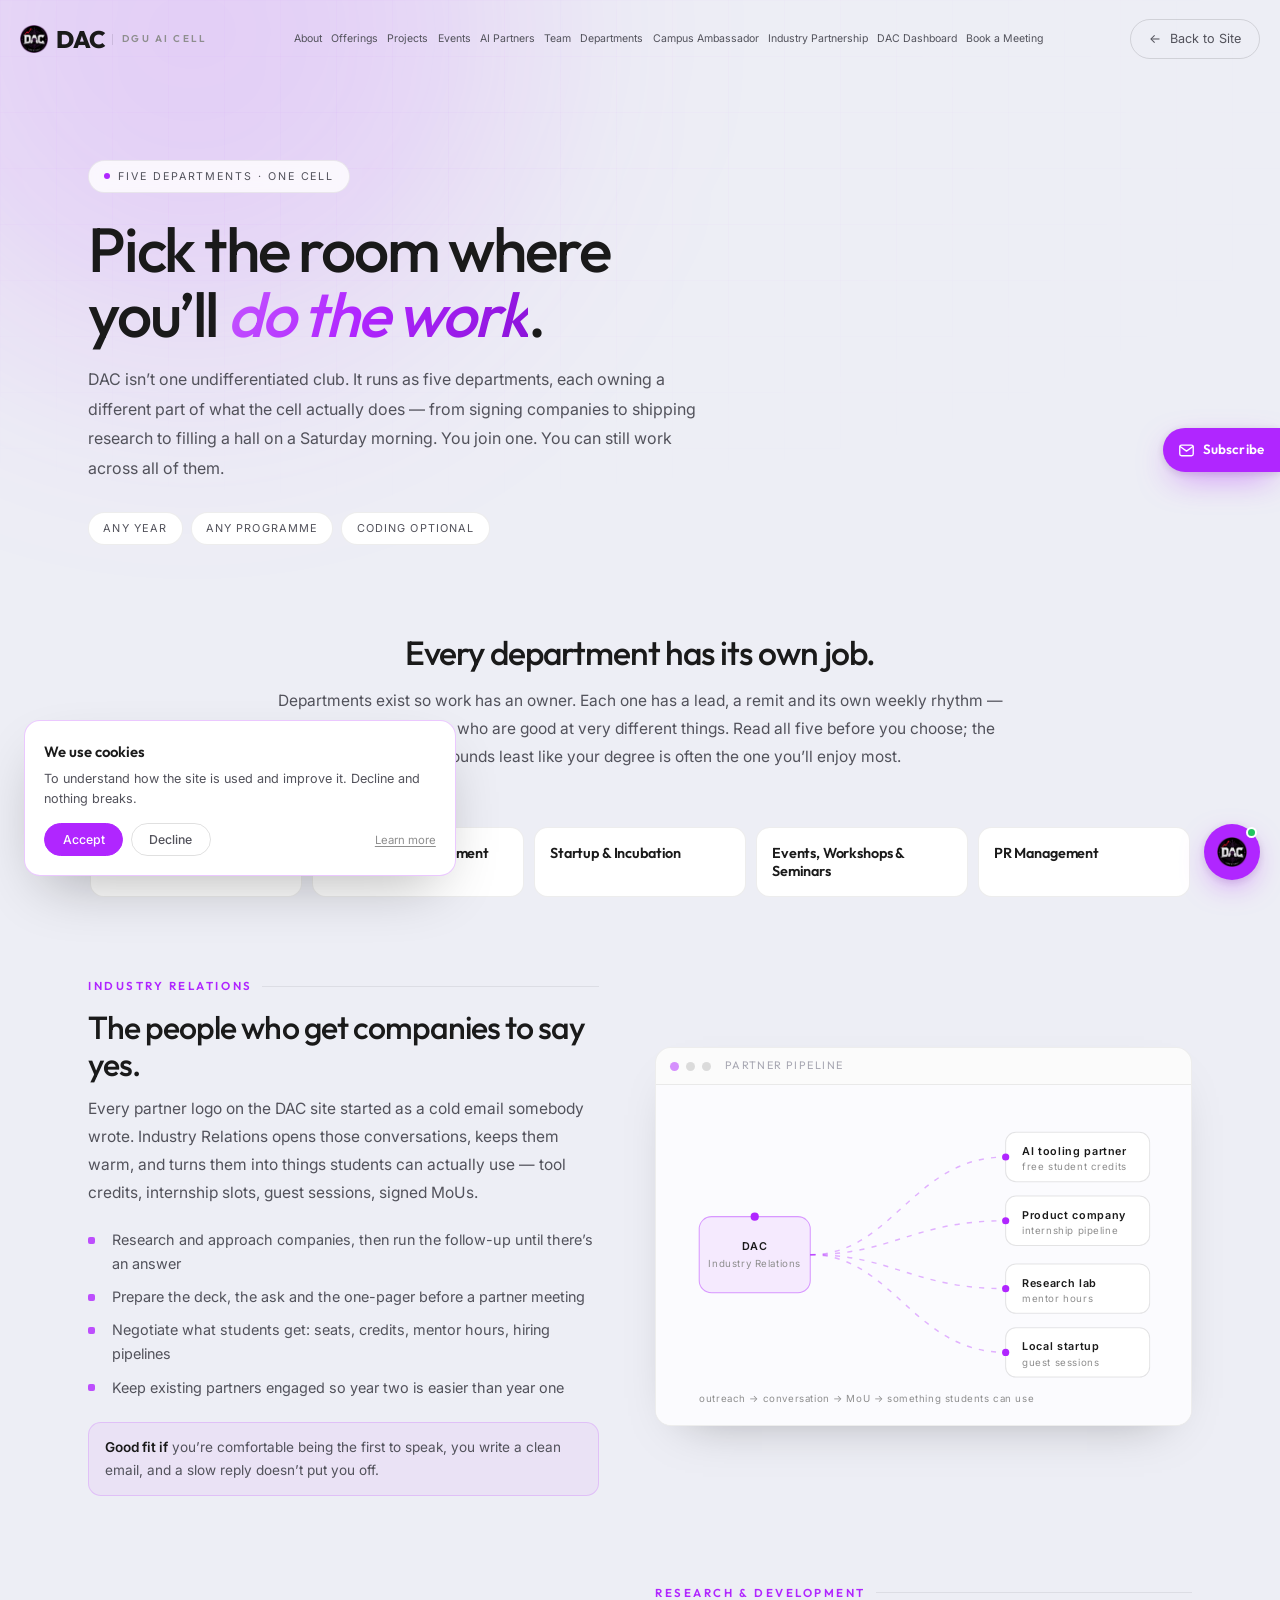
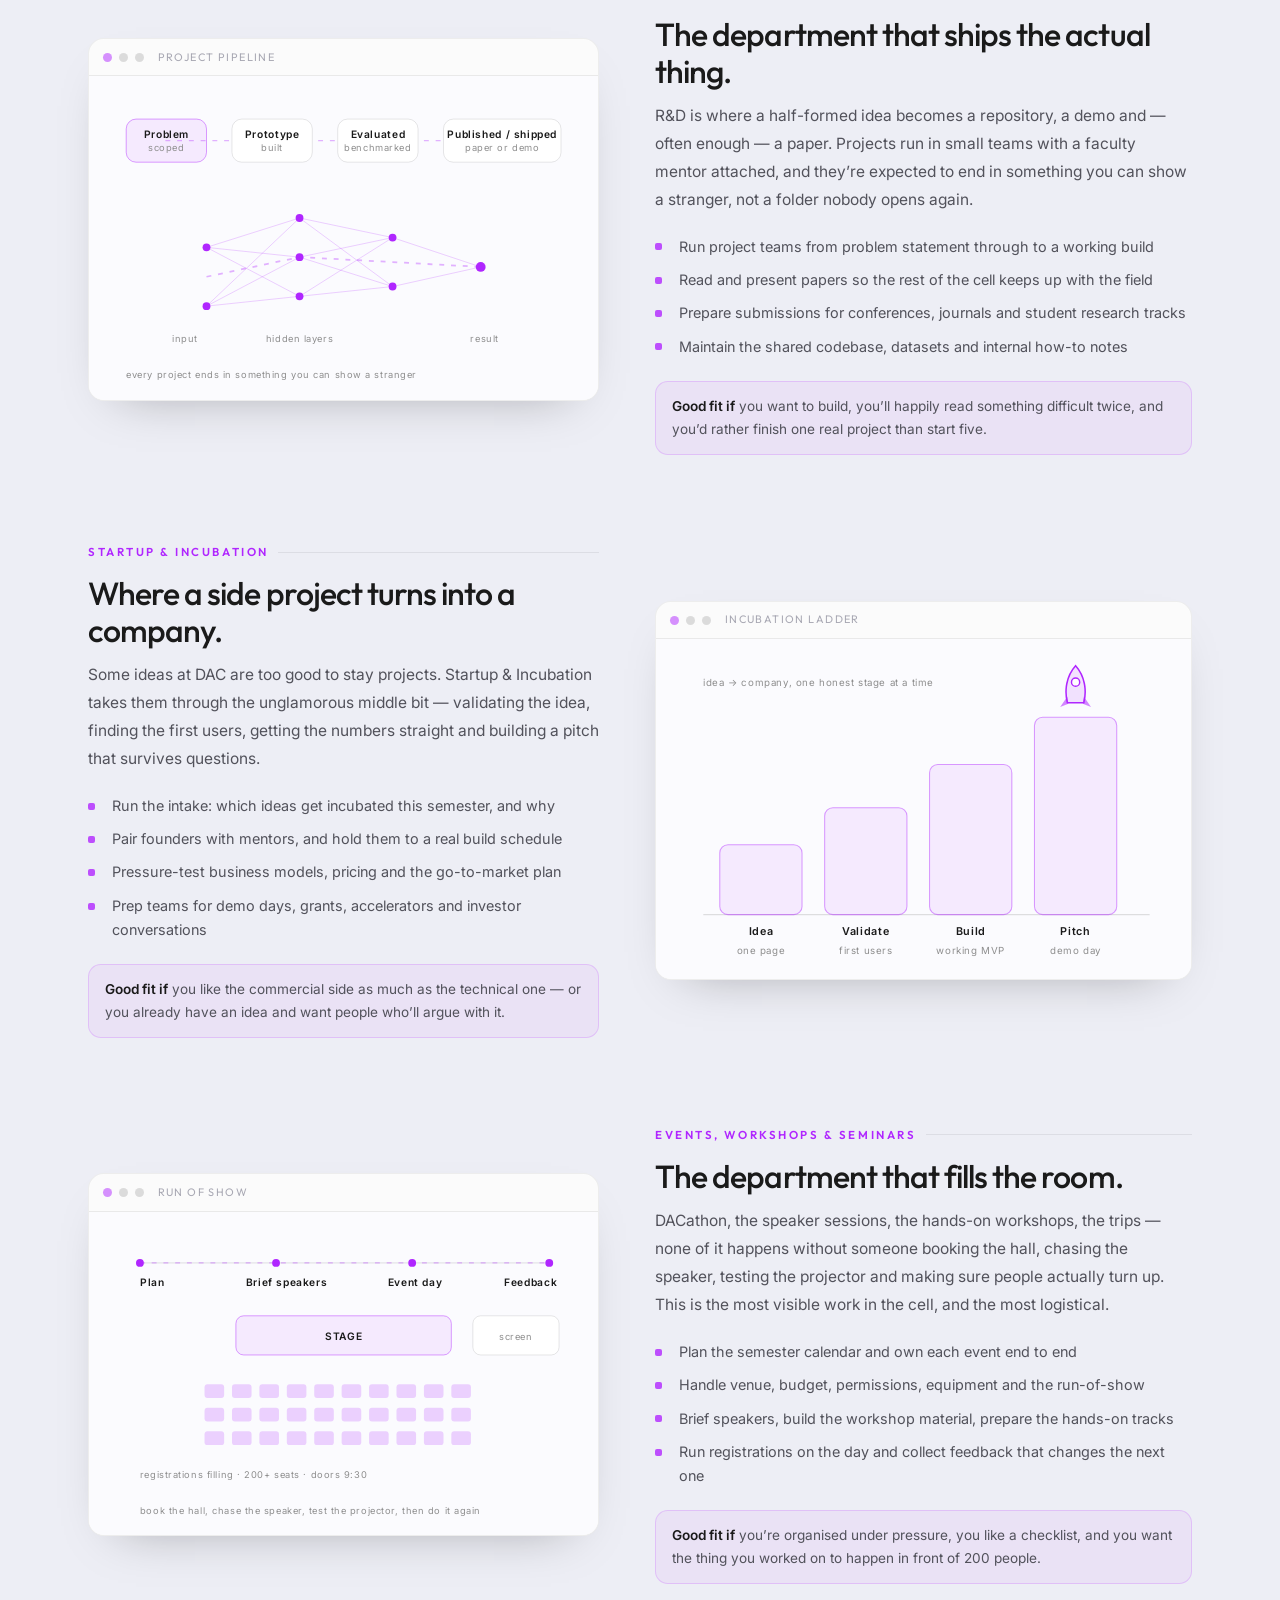
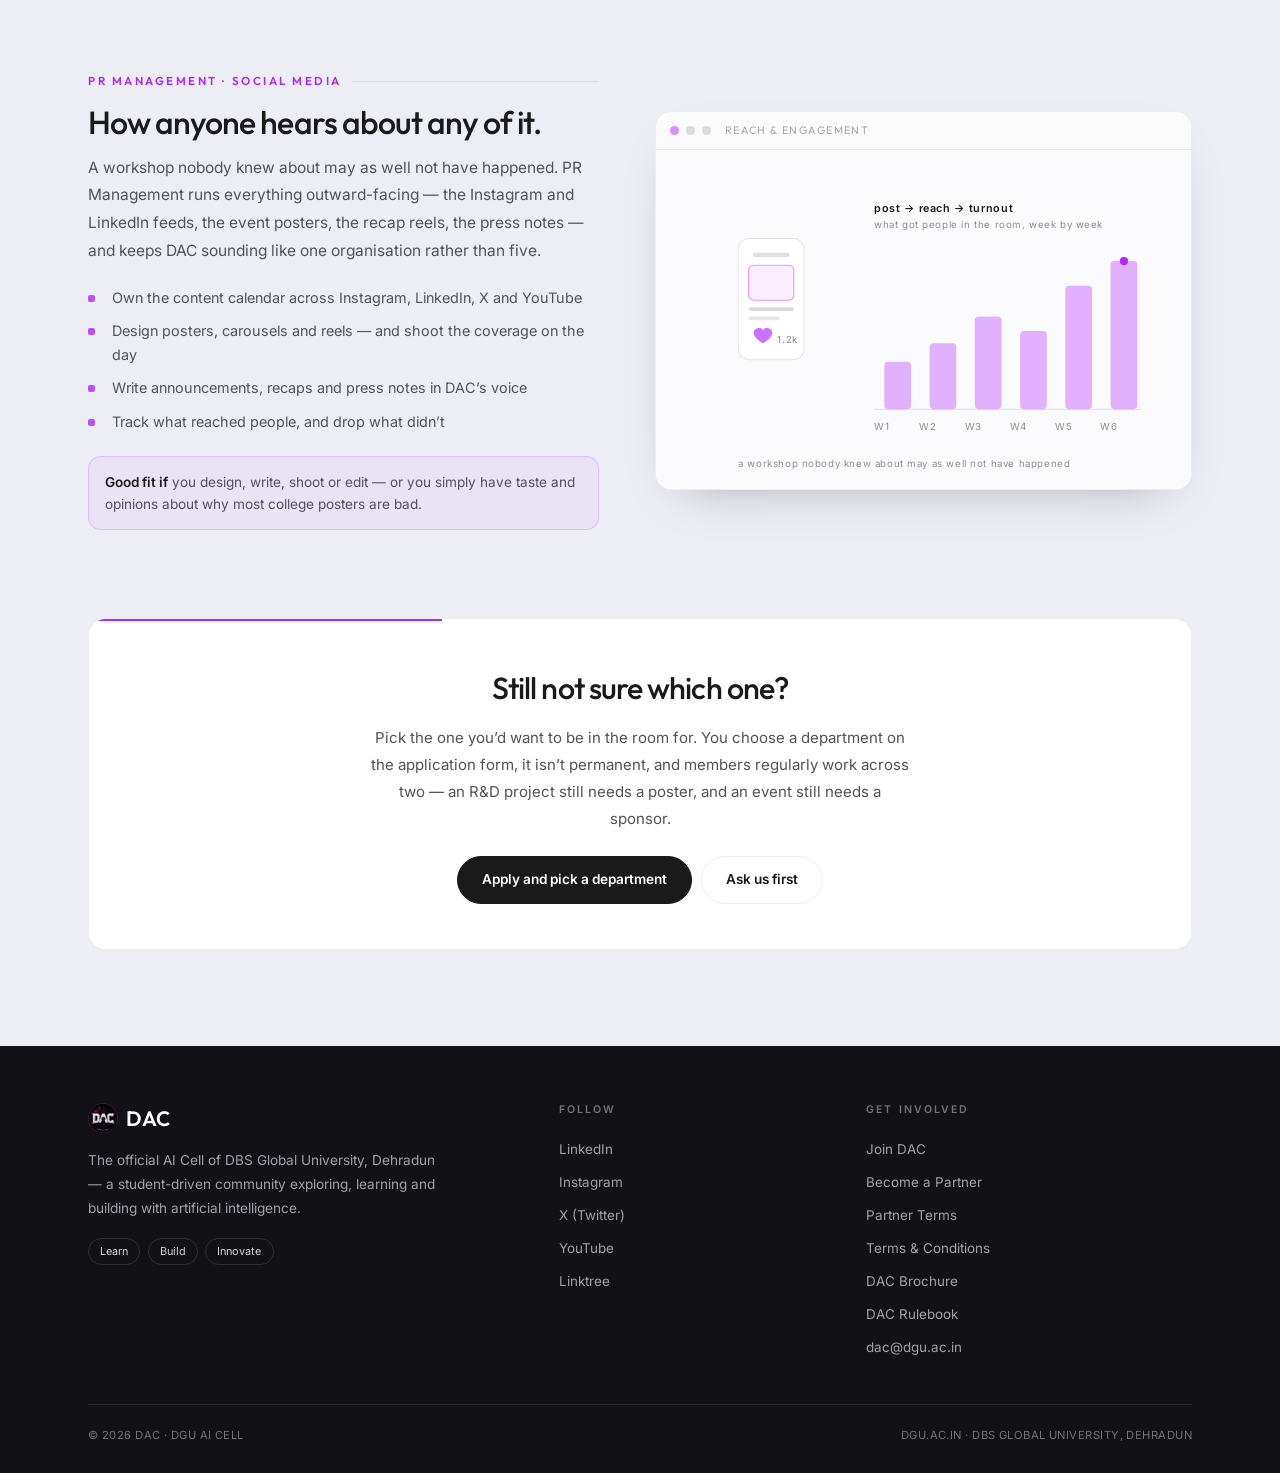
<file: departments.html>
<!DOCTYPE html>
<html lang="en">
<head>
<meta charset="UTF-8"/>
<meta name="viewport" content="width=device-width, initial-scale=1.0"/>
<title>Departments — DAC · DGU AI Cell</title>
<meta name="description" content="The five departments of the DGU AI Cell (DAC): Industry Relations, Research &amp; Development, Startup &amp; Incubation, Events, Workshops &amp; Seminars, and PR Management." />
<meta name="theme-color" content="#EDEEF5"/>
<link rel="icon" type="image/png" href="./assets/img/dac-mark.png"/>
<link rel="preconnect" href="https://fonts.googleapis.com">
<link rel="preconnect" href="https://fonts.gstatic.com" crossorigin>
<link href="https://fonts.googleapis.com/css2?family=Inter:wght@300;400;500;600&family=Outfit:wght@400;500;600;700&display=swap" rel="stylesheet"/>
<link rel="stylesheet" href="./assets/css/site.css"/>
    <link rel="stylesheet" href="./assets/css/page-departments.css"/>



</head>
<body>
<!-- ══════════════════════════════════════════════════════════════════════════
     DAC SITE CONFIG   —   EDIT HERE, NOT IN THE CODE BELOW
     ══════════════════════════════════════════════════════════════════════════
     Everything on this page that changes regularly is a value in this block.
     Change a number here and it updates everywhere on the page at once — the
     big animated counter, the robot's speech bubble, the chatbot's answers.

     This block MUST stay above every other script on the page.
     Copy the same edit into all 7 HTML files to keep the site consistent.

     Full instructions: see EDITING_GUIDE.md in the repo root.
     ══════════════════════════════════════════════════════════════════════════ -->
<script src="./assets/js/config.js"></script>

<div id="bar"></div>

<nav id="nav">
  <div class="nav-in">
    <a class="brand" href="./index.html">
      <img src="./assets/img/dac-logo.png" alt="" aria-hidden="true" draggable="false"/><b>DAC</b><i>DGU AI Cell</i>
    </a>
    <div class="nav-links"><a href="./index.html#about">About</a><a href="./index.html#offerings">Offerings</a><a href="./index.html#projects">Projects</a><a href="./index.html#events">Events</a><a href="./index.html#partners">AI Partners</a><a href="./index.html#team">Team</a><a href="./departments.html">Departments</a><a href="./campus-ambassador.html">Campus Ambassador</a><a href="./become-a-partner.html">Industry Partnership</a><a href="https://dgu-dac.base44.app/" target="_blank" rel="noreferrer">DAC Dashboard</a><a href="./book-meeting.html">Book a Meeting</a></div>
    <div class="nav-act">
      <a class="ghost" href="./index.html">&larr;<span>&nbsp;Back to Site</span></a>
      <button class="burger" id="burger" aria-label="Open menu" aria-expanded="false">
        <div><span></span><span></span><span></span></div>
      </button>
    </div>
  </div>
</nav>

<div class="menu" id="menu" role="dialog" aria-modal="true" aria-label="Menu">
  <div class="menu-top">
    <a class="brand" href="./index.html"><img src="./assets/img/dac-logo.png" alt="" aria-hidden="true"/><b>DAC</b><i>DGU AI Cell</i></a>
    <button class="menu-x" id="menuX" aria-label="Close menu">&#10005;</button>
  </div>
  <div class="menu-list">
    <a href="./index.html">Home <span>&rarr;</span></a>
    <a href="./index.html#about">About <span>&rarr;</span></a><a href="./index.html#offerings">Offerings <span>&rarr;</span></a><a href="./index.html#projects">Projects <span>&rarr;</span></a><a href="./index.html#events">Events <span>&rarr;</span></a><a href="./index.html#partners">AI Partners <span>&rarr;</span></a><a href="./index.html#team">Team <span>&rarr;</span></a>
    <a href="./departments.html">Departments <span>&rarr;</span></a><a href="./campus-ambassador.html">Campus Ambassador <span>&rarr;</span></a><a href="./become-a-partner.html">Industry Partnership <span>&rarr;</span></a>
    <a href="https://dgu-dac.base44.app/" target="_blank" rel="noreferrer">DAC Dashboard <span>&rarr;</span></a>
    <a href="./join-dac.html">Join DAC <span>&rarr;</span></a>
    <a href="./book-meeting.html">Book a Meeting <span>&rarr;</span></a>
    <a class="menu-cta" href="./become-a-partner.html">Become a Partner</a>
  </div>
</div>
<header class="hero">
  <div class="g"></div><div class="w"></div>
  <div class="wrap in">
    <div class="pill rv"><span class="d"></span>Five departments &middot; One cell</div>
    <h1 class="rv">Pick the room where<br/>you&rsquo;ll <em>do the work</em>.</h1>
    <p class="lede rv">
      DAC isn&rsquo;t one undifferentiated club. It runs as five departments, each owning a
      different part of what the cell actually does &mdash; from signing companies to shipping
      research to filling a hall on a Saturday morning. You join one. You can still work
      across all of them.
    </p>
    <div class="meta rv">
      <span>Any year</span><span>Any programme</span><span>Coding optional</span>
    </div>
  </div>
</header>

<main class="doc">
  <div class="wrap">

    <div class="dp-intro rv">
      <h2>Every department has its own job.</h2>
      <p>
        Departments exist so work has an owner. Each one has a lead, a remit and its own
        weekly rhythm &mdash; and each needs people who are good at very different things.
        Read all five before you choose; the one that sounds least like your degree is
        often the one you&rsquo;ll enjoy most.
      </p>
    </div>

    <div class="dp-strip rv" role="navigation" aria-label="Departments">
      <a href="#industry-relations"><span class="t">Industry Relations</span></a>
      <a href="#research-development"><span class="t">Research &amp; Development</span></a>
      <a href="#startup-incubation"><span class="t">Startup &amp; Incubation</span></a>
      <a href="#events-workshops"><span class="t">Events, Workshops &amp; Seminars</span></a>
      <a href="#pr-management"><span class="t">PR Management</span></a>
    </div>

    <!-- ═══════════ 01 · INDUSTRY RELATIONS ═══════════ -->
    <section class="dp rv" id="industry-relations">
      <div class="dp-copy">
        <div class="dp-eyebrow"><b>INDUSTRY RELATIONS</b><i></i></div>
        <h3>The people who get companies to say yes.</h3>
        <p class="dp-lede">
          Every partner logo on the DAC site started as a cold email somebody wrote. Industry
          Relations opens those conversations, keeps them warm, and turns them into things
          students can actually use &mdash; tool credits, internship slots, guest sessions,
          signed MoUs.
        </p>
        <ul class="dp-does">
          <li>Research and approach companies, then run the follow-up until there&rsquo;s an answer</li>
          <li>Prepare the deck, the ask and the one-pager before a partner meeting</li>
          <li>Negotiate what students get: seats, credits, mentor hours, hiring pipelines</li>
          <li>Keep existing partners engaged so year two is easier than year one</li>
        </ul>
        <div class="dp-fit"><b>Good fit if</b> you&rsquo;re comfortable being the first to speak,
          you write a clean email, and a slow reply doesn&rsquo;t put you off.</div>
      </div>
      <div class="dp-win">
        <div class="dp-bar"><s></s><s></s><s></s><span>partner pipeline</span></div>
        <svg viewBox="0 0 520 330" role="img" aria-label="Diagram: the DAC hub connected to four partner companies, with outreach flowing outward and internships, credits, mentors and talks flowing back.">
          <!-- flow lines -->
          <path class="wire dp-flow" d="M150 165 C 230 165, 250 70, 340 70"/>
          <path class="wire dp-flow" d="M150 165 C 230 165, 250 132, 340 132" style="animation-delay:.3s"/>
          <path class="wire dp-flow" d="M150 165 C 230 165, 250 198, 340 198" style="animation-delay:.6s"/>
          <path class="wire dp-flow" d="M150 165 C 230 165, 250 260, 340 260" style="animation-delay:.9s"/>

          <!-- hub -->
          <rect class="box-b" x="42" y="128" width="108" height="74" rx="12"/>
          <text class="lbl lbl-d" x="96" y="160" text-anchor="middle">DAC</text>
          <text class="lbl" x="96" y="177" text-anchor="middle">Industry Relations</text>
          <circle class="dp-beat" cx="96" cy="128" r="4" fill="#B026FF"/>

          <!-- partner cards -->
          <rect class="box" x="340" y="46"  width="140" height="48" rx="10"/>
          <text class="lbl lbl-d" x="356" y="68">AI tooling partner</text>
          <text class="lbl" x="356" y="83">free student credits</text>

          <rect class="box" x="340" y="108" width="140" height="48" rx="10"/>
          <text class="lbl lbl-d" x="356" y="130">Product company</text>
          <text class="lbl" x="356" y="145">internship pipeline</text>

          <rect class="box" x="340" y="174" width="140" height="48" rx="10"/>
          <text class="lbl lbl-d" x="356" y="196">Research lab</text>
          <text class="lbl" x="356" y="211">mentor hours</text>

          <rect class="box" x="340" y="236" width="140" height="48" rx="10"/>
          <text class="lbl lbl-d" x="356" y="258">Local startup</text>
          <text class="lbl" x="356" y="273">guest sessions</text>

          <circle class="dp-beat" cx="340" cy="70"  r="3.5" fill="#B026FF"/>
          <circle class="dp-beat" cx="340" cy="132" r="3.5" fill="#B026FF" style="animation-delay:.4s"/>
          <circle class="dp-beat" cx="340" cy="198" r="3.5" fill="#B026FF" style="animation-delay:.8s"/>
          <circle class="dp-beat" cx="340" cy="260" r="3.5" fill="#B026FF" style="animation-delay:1.2s"/>

          <text class="lbl" x="42" y="308">outreach &rarr; conversation &rarr; MoU &rarr; something students can use</text>
        </svg>
      </div>
    </section>

    <!-- ═══════════ 02 · RESEARCH & DEVELOPMENT ═══════════ -->
    <section class="dp rev rv" id="research-development">
      <div class="dp-copy">
        <div class="dp-eyebrow"><b>RESEARCH &amp; DEVELOPMENT</b><i></i></div>
        <h3>The department that ships the actual thing.</h3>
        <p class="dp-lede">
          R&amp;D is where a half-formed idea becomes a repository, a demo and &mdash; often
          enough &mdash; a paper. Projects run in small teams with a faculty mentor attached,
          and they&rsquo;re expected to end in something you can show a stranger, not a folder
          nobody opens again.
        </p>
        <ul class="dp-does">
          <li>Run project teams from problem statement through to a working build</li>
          <li>Read and present papers so the rest of the cell keeps up with the field</li>
          <li>Prepare submissions for conferences, journals and student research tracks</li>
          <li>Maintain the shared codebase, datasets and internal how-to notes</li>
        </ul>
        <div class="dp-fit"><b>Good fit if</b> you want to build, you&rsquo;ll happily read
          something difficult twice, and you&rsquo;d rather finish one real project than start five.</div>
      </div>
      <div class="dp-win">
        <div class="dp-bar"><s></s><s></s><s></s><span>project pipeline</span></div>
        <svg viewBox="0 0 520 330" role="img" aria-label="Diagram: a research pipeline running from problem to prototype to evaluation to publication, above a small neural network with signals moving through it.">
          <!-- pipeline -->
          <line class="wire dp-flow" x1="78" y1="66" x2="442" y2="66"/>
          <g>
            <rect class="box-b" x="38" y="44" width="82" height="44" rx="10"/>
            <text class="lbl lbl-d" x="79" y="63" text-anchor="middle">Problem</text>
            <text class="lbl" x="79" y="77" text-anchor="middle">scoped</text>
          </g>
          <g>
            <rect class="box" x="146" y="44" width="82" height="44" rx="10"/>
            <text class="lbl lbl-d" x="187" y="63" text-anchor="middle">Prototype</text>
            <text class="lbl" x="187" y="77" text-anchor="middle">built</text>
          </g>
          <g>
            <rect class="box" x="254" y="44" width="82" height="44" rx="10"/>
            <text class="lbl lbl-d" x="295" y="63" text-anchor="middle">Evaluated</text>
            <text class="lbl" x="295" y="77" text-anchor="middle">benchmarked</text>
          </g>
          <g>
            <rect class="box" x="362" y="44" width="120" height="44" rx="10"/>
            <text class="lbl lbl-d" x="422" y="63" text-anchor="middle">Published / shipped</text>
            <text class="lbl" x="422" y="77" text-anchor="middle">paper or demo</text>
          </g>

          <!-- neural net -->
          <g stroke="rgba(176,38,255,.22)" stroke-width="1" fill="none">
            <path d="M120 175 L215 145 M120 175 L215 185 M120 175 L215 225
                     M120 235 L215 145 M120 235 L215 185 M120 235 L215 225"/>
            <path d="M215 145 L310 165 M215 145 L310 215 M215 185 L310 165 M215 185 L310 215
                     M215 225 L310 165 M215 225 L310 215"/>
            <path d="M310 165 L400 195 M310 215 L400 195"/>
          </g>
          <path class="wire dp-flow" d="M120 205 L215 185 L310 190 L400 195" style="stroke-width:1.8"/>

          <circle class="dp-beat" cx="120" cy="175" r="4" fill="#B026FF"/>
          <circle class="dp-beat" cx="120" cy="235" r="4" fill="#B026FF" style="animation-delay:.5s"/>
          <circle class="dp-beat" cx="215" cy="145" r="4" fill="#B026FF" style="animation-delay:.2s"/>
          <circle class="dp-beat" cx="215" cy="185" r="4" fill="#B026FF" style="animation-delay:.7s"/>
          <circle class="dp-beat" cx="215" cy="225" r="4" fill="#B026FF" style="animation-delay:1.1s"/>
          <circle class="dp-beat" cx="310" cy="165" r="4" fill="#B026FF" style="animation-delay:.4s"/>
          <circle class="dp-beat" cx="310" cy="215" r="4" fill="#B026FF" style="animation-delay:.9s"/>
          <circle class="dp-beat" cx="400" cy="195" r="5" fill="#B026FF" style="animation-delay:1.3s"/>

          <text class="lbl" x="98" y="272" text-anchor="middle">input</text>
          <text class="lbl" x="215" y="272" text-anchor="middle">hidden layers</text>
          <text class="lbl" x="404" y="272" text-anchor="middle">result</text>
          <text class="lbl" x="38" y="308">every project ends in something you can show a stranger</text>
        </svg>
      </div>
    </section>

    <!-- ═══════════ 03 · STARTUP & INCUBATION ═══════════ -->
    <section class="dp rv" id="startup-incubation">
      <div class="dp-copy">
        <div class="dp-eyebrow"><b>STARTUP &amp; INCUBATION</b><i></i></div>
        <h3>Where a side project turns into a company.</h3>
        <p class="dp-lede">
          Some ideas at DAC are too good to stay projects. Startup &amp; Incubation takes them
          through the unglamorous middle bit &mdash; validating the idea, finding the first
          users, getting the numbers straight and building a pitch that survives questions.
        </p>
        <ul class="dp-does">
          <li>Run the intake: which ideas get incubated this semester, and why</li>
          <li>Pair founders with mentors, and hold them to a real build schedule</li>
          <li>Pressure-test business models, pricing and the go-to-market plan</li>
          <li>Prep teams for demo days, grants, accelerators and investor conversations</li>
        </ul>
        <div class="dp-fit"><b>Good fit if</b> you like the commercial side as much as the
          technical one &mdash; or you already have an idea and want people who&rsquo;ll argue with it.</div>
      </div>
      <div class="dp-win">
        <div class="dp-bar"><s></s><s></s><s></s><span>incubation ladder</span></div>
        <svg viewBox="0 0 520 330" role="img" aria-label="Diagram: an ascending four-stage incubation ladder from idea to validation to build to pitch, with a rocket rising above it.">
          <!-- baseline -->
          <line x1="46" y1="268" x2="480" y2="268" stroke="rgba(0,0,0,.12)" stroke-width="1"/>

          <!-- stage columns -->
          <g class="dp-bar-g">
            <rect class="box-b" x="62" y="200" width="80" height="68" rx="8"/>
          </g>
          <g class="dp-bar-g" style="animation-delay:.25s">
            <rect class="box-b" x="164" y="164" width="80" height="104" rx="8"/>
          </g>
          <g class="dp-bar-g" style="animation-delay:.5s">
            <rect class="box-b" x="266" y="122" width="80" height="146" rx="8"/>
          </g>
          <g class="dp-bar-g" style="animation-delay:.75s">
            <rect class="box-b" x="368" y="76" width="80" height="192" rx="8"/>
          </g>

          <text class="lbl lbl-d" x="102" y="288" text-anchor="middle">Idea</text>
          <text class="lbl lbl-d" x="204" y="288" text-anchor="middle">Validate</text>
          <text class="lbl lbl-d" x="306" y="288" text-anchor="middle">Build</text>
          <text class="lbl lbl-d" x="408" y="288" text-anchor="middle">Pitch</text>

          <text class="lbl" x="102" y="306" text-anchor="middle">one page</text>
          <text class="lbl" x="204" y="306" text-anchor="middle">first users</text>
          <text class="lbl" x="306" y="306" text-anchor="middle">working MVP</text>
          <text class="lbl" x="408" y="306" text-anchor="middle">demo day</text>

          <!-- trajectory -->
          <path class="wire dp-draw" d="M102 200 C 160 190, 175 164, 204 164 C 250 164, 262 122, 306 122 C 350 122, 360 76, 408 76"
                stroke-width="1.8"/>

          <!-- rocket -->
          <g class="dp-lift" transform="translate(392,26)">
            <path d="M16 0 C 25 10, 27 24, 24 36 L 8 36 C 5 24, 7 10, 16 0 Z"
                  fill="rgba(176,38,255,.12)" stroke="#B026FF" stroke-width="1.5"/>
            <circle cx="16" cy="16" r="4" fill="#fff" stroke="#B026FF" stroke-width="1.4"/>
            <path d="M8 30 L1 40 L9 37 Z M24 30 L31 40 L23 37 Z" fill="#B026FF" opacity=".55"/>
          </g>

          <text class="lbl" x="46" y="46">idea &rarr; company, one honest stage at a time</text>
        </svg>
      </div>
    </section>

    <!-- ═══════════ 04 · EVENTS, WORKSHOPS & SEMINARS ═══════════ -->
    <section class="dp rev rv" id="events-workshops">
      <div class="dp-copy">
        <div class="dp-eyebrow"><b>EVENTS, WORKSHOPS &amp; SEMINARS</b><i></i></div>
        <h3>The department that fills the room.</h3>
        <p class="dp-lede">
          DACathon, the speaker sessions, the hands-on workshops, the trips &mdash; none of it
          happens without someone booking the hall, chasing the speaker, testing the projector
          and making sure people actually turn up. This is the most visible work in the cell,
          and the most logistical.
        </p>
        <ul class="dp-does">
          <li>Plan the semester calendar and own each event end to end</li>
          <li>Handle venue, budget, permissions, equipment and the run-of-show</li>
          <li>Brief speakers, build the workshop material, prepare the hands-on tracks</li>
          <li>Run registrations on the day and collect feedback that changes the next one</li>
        </ul>
        <div class="dp-fit"><b>Good fit if</b> you&rsquo;re organised under pressure, you like
          a checklist, and you want the thing you worked on to happen in front of 200 people.</div>
      </div>
      <div class="dp-win">
        <div class="dp-bar"><s></s><s></s><s></s><span>run of show</span></div>
        <svg viewBox="0 0 520 330" role="img" aria-label="Diagram: an event timeline from planning to speaker briefing to the live day to feedback, above a hall layout with a stage and filling seats.">
          <!-- timeline -->
          <line x1="52" y1="52" x2="470" y2="52" stroke="rgba(0,0,0,.12)" stroke-width="1"/>
          <line class="wire dp-flow" x1="52" y1="52" x2="470" y2="52" stroke-width="1.6"/>
          <circle class="dp-beat" cx="52"  cy="52" r="4" fill="#B026FF"/>
          <circle class="dp-beat" cx="191" cy="52" r="4" fill="#B026FF" style="animation-delay:.4s"/>
          <circle class="dp-beat" cx="330" cy="52" r="4" fill="#B026FF" style="animation-delay:.8s"/>
          <circle class="dp-beat" cx="470" cy="52" r="4" fill="#B026FF" style="animation-delay:1.2s"/>
          <text class="lbl lbl-d" x="52"  y="76">Plan</text>
          <text class="lbl lbl-d" x="160" y="76">Brief speakers</text>
          <text class="lbl lbl-d" x="305" y="76">Event day</text>
          <text class="lbl lbl-d" x="424" y="76">Feedback</text>

          <!-- stage -->
          <rect class="box-b" x="150" y="106" width="220" height="40" rx="8"/>
          <text class="lbl lbl-d" x="260" y="131" text-anchor="middle">STAGE</text>

          <!-- speaker + screen -->
          <rect class="box" x="392" y="106" width="88" height="40" rx="8"/>
          <text class="lbl" x="436" y="131" text-anchor="middle">screen</text>

          <!-- seat grid -->
          <g fill="#B026FF">
            <rect class="dp-seat" x="118" y="176" width="20" height="14" rx="3" opacity=".2"/>
            <rect class="dp-seat" x="146" y="176" width="20" height="14" rx="3" opacity=".2" style="animation-delay:.1s"/>
            <rect class="dp-seat" x="174" y="176" width="20" height="14" rx="3" opacity=".2" style="animation-delay:.2s"/>
            <rect class="dp-seat" x="202" y="176" width="20" height="14" rx="3" opacity=".2" style="animation-delay:.3s"/>
            <rect class="dp-seat" x="230" y="176" width="20" height="14" rx="3" opacity=".2" style="animation-delay:.4s"/>
            <rect class="dp-seat" x="258" y="176" width="20" height="14" rx="3" opacity=".2" style="animation-delay:.5s"/>
            <rect class="dp-seat" x="286" y="176" width="20" height="14" rx="3" opacity=".2" style="animation-delay:.6s"/>
            <rect class="dp-seat" x="314" y="176" width="20" height="14" rx="3" opacity=".2" style="animation-delay:.7s"/>
            <rect class="dp-seat" x="342" y="176" width="20" height="14" rx="3" opacity=".2" style="animation-delay:.8s"/>
            <rect class="dp-seat" x="370" y="176" width="20" height="14" rx="3" opacity=".2" style="animation-delay:.9s"/>

            <rect class="dp-seat" x="118" y="200" width="20" height="14" rx="3" opacity=".2" style="animation-delay:.15s"/>
            <rect class="dp-seat" x="146" y="200" width="20" height="14" rx="3" opacity=".2" style="animation-delay:.25s"/>
            <rect class="dp-seat" x="174" y="200" width="20" height="14" rx="3" opacity=".2" style="animation-delay:.35s"/>
            <rect class="dp-seat" x="202" y="200" width="20" height="14" rx="3" opacity=".2" style="animation-delay:.45s"/>
            <rect class="dp-seat" x="230" y="200" width="20" height="14" rx="3" opacity=".2" style="animation-delay:.55s"/>
            <rect class="dp-seat" x="258" y="200" width="20" height="14" rx="3" opacity=".2" style="animation-delay:.65s"/>
            <rect class="dp-seat" x="286" y="200" width="20" height="14" rx="3" opacity=".2" style="animation-delay:.75s"/>
            <rect class="dp-seat" x="314" y="200" width="20" height="14" rx="3" opacity=".2" style="animation-delay:.85s"/>
            <rect class="dp-seat" x="342" y="200" width="20" height="14" rx="3" opacity=".2" style="animation-delay:.95s"/>
            <rect class="dp-seat" x="370" y="200" width="20" height="14" rx="3" opacity=".2" style="animation-delay:1.05s"/>

            <rect class="dp-seat" x="118" y="224" width="20" height="14" rx="3" opacity=".2" style="animation-delay:.2s"/>
            <rect class="dp-seat" x="146" y="224" width="20" height="14" rx="3" opacity=".2" style="animation-delay:.3s"/>
            <rect class="dp-seat" x="174" y="224" width="20" height="14" rx="3" opacity=".2" style="animation-delay:.4s"/>
            <rect class="dp-seat" x="202" y="224" width="20" height="14" rx="3" opacity=".2" style="animation-delay:.5s"/>
            <rect class="dp-seat" x="230" y="224" width="20" height="14" rx="3" opacity=".2" style="animation-delay:.6s"/>
            <rect class="dp-seat" x="258" y="224" width="20" height="14" rx="3" opacity=".2" style="animation-delay:.7s"/>
            <rect class="dp-seat" x="286" y="224" width="20" height="14" rx="3" opacity=".2" style="animation-delay:.8s"/>
            <rect class="dp-seat" x="314" y="224" width="20" height="14" rx="3" opacity=".2" style="animation-delay:.9s"/>
            <rect class="dp-seat" x="342" y="224" width="20" height="14" rx="3" opacity=".2" style="animation-delay:1s"/>
            <rect class="dp-seat" x="370" y="224" width="20" height="14" rx="3" opacity=".2" style="animation-delay:1.1s"/>
          </g>

          <text class="lbl" x="52" y="272">registrations filling &middot; 200+ seats &middot; doors 9:30</text>
          <text class="lbl" x="52" y="308">book the hall, chase the speaker, test the projector, then do it again</text>
        </svg>
      </div>
    </section>

    <!-- ═══════════ 05 · PR MANAGEMENT ═══════════ -->
    <section class="dp rv" id="pr-management">
      <div class="dp-copy">
        <div class="dp-eyebrow"><b>PR MANAGEMENT &middot; SOCIAL MEDIA</b><i></i></div>
        <h3>How anyone hears about any of it.</h3>
        <p class="dp-lede">
          A workshop nobody knew about may as well not have happened. PR Management runs
          everything outward-facing &mdash; the Instagram and LinkedIn feeds, the event posters,
          the recap reels, the press notes &mdash; and keeps DAC sounding like one organisation
          rather than five.
        </p>
        <ul class="dp-does">
          <li>Own the content calendar across Instagram, LinkedIn, X and YouTube</li>
          <li>Design posters, carousels and reels &mdash; and shoot the coverage on the day</li>
          <li>Write announcements, recaps and press notes in DAC&rsquo;s voice</li>
          <li>Track what reached people, and drop what didn&rsquo;t</li>
        </ul>
        <div class="dp-fit"><b>Good fit if</b> you design, write, shoot or edit &mdash; or you
          simply have taste and opinions about why most college posters are bad.</div>
      </div>
      <div class="dp-win">
        <div class="dp-bar"><s></s><s></s><s></s><span>reach &amp; engagement</span></div>
        <svg viewBox="0 0 520 330" role="img" aria-label="Diagram: a phone showing a post, with reach rippling outward and an engagement chart rising week over week.">
          <!-- ripple rings -->
          <g fill="none" stroke="#B026FF" stroke-width="1.2">
            <circle class="dp-ring" cx="112" cy="165" r="14"/>
            <circle class="dp-ring" cx="112" cy="165" r="14" style="animation-delay:1s"/>
            <circle class="dp-ring" cx="112" cy="165" r="14" style="animation-delay:2s"/>
          </g>

          <!-- phone -->
          <rect class="box" x="80" y="86" width="64" height="118" rx="11"/>
          <rect x="94" y="100" width="36" height="4" rx="2" fill="rgba(0,0,0,.12)"/>
          <rect class="box-b" x="90" y="112" width="44" height="34" rx="5"/>
          <rect x="90" y="153" width="44" height="3.5" rx="2" fill="rgba(0,0,0,.14)"/>
          <rect x="90" y="162" width="30" height="3.5" rx="2" fill="rgba(0,0,0,.1)"/>
          <path d="M95 178 a5 5 0 0 1 9 -3 a5 5 0 0 1 9 3 c0 5 -9 10 -9 10 s-9 -5 -9 -10 z"
                fill="#B026FF" opacity=".65"/>
          <text class="lbl" x="118" y="188">1.2k</text>

          <!-- engagement chart -->
          <line x1="212" y1="252" x2="472" y2="252" stroke="rgba(0,0,0,.12)"/>
          <g fill="rgba(176,38,255,.35)">
            <g class="dp-bar-g"><rect x="222" y="206" width="26" height="46" rx="4"/></g>
            <g class="dp-bar-g" style="animation-delay:.15s"><rect x="266" y="188" width="26" height="64" rx="4"/></g>
            <g class="dp-bar-g" style="animation-delay:.3s"><rect x="310" y="162" width="26" height="90" rx="4"/></g>
            <g class="dp-bar-g" style="animation-delay:.45s"><rect x="354" y="176" width="26" height="76" rx="4"/></g>
            <g class="dp-bar-g" style="animation-delay:.6s"><rect x="398" y="132" width="26" height="120" rx="4"/></g>
            <g class="dp-bar-g" style="animation-delay:.75s"><rect x="442" y="108" width="26" height="144" rx="4"/></g>
          </g>
          <path class="wire dp-draw" d="M235 206 L279 188 L323 162 L367 176 L411 132 L455 108" stroke-width="1.8"/>
          <circle class="dp-beat" cx="455" cy="108" r="4" fill="#B026FF"/>

          <text class="lbl" x="212" y="272">W1</text>
          <text class="lbl" x="256" y="272">W2</text>
          <text class="lbl" x="300" y="272">W3</text>
          <text class="lbl" x="344" y="272">W4</text>
          <text class="lbl" x="388" y="272">W5</text>
          <text class="lbl" x="432" y="272">W6</text>

          <text class="lbl lbl-d" x="212" y="60">post &rarr; reach &rarr; turnout</text>
          <text class="lbl" x="212" y="76">what got people in the room, week by week</text>
          <text class="lbl" x="80" y="308">a workshop nobody knew about may as well not have happened</text>
        </svg>
      </div>
    </section>

    <!-- ═══════════ CLOSING ═══════════ -->
    <section class="dp-end rv">
      <h2>Still not sure which one?</h2>
      <p>
        Pick the one you&rsquo;d want to be in the room for. You choose a department on the
        application form, it isn&rsquo;t permanent, and members regularly work across two &mdash;
        an R&amp;D project still needs a poster, and an event still needs a sponsor.
      </p>
      <div class="dp-btns">
        <a class="dp-btn dp-btn-p" href="./join-dac.html">Apply and pick a department</a>
        <a class="dp-btn dp-btn-s" href="mailto:dac@dgu.ac.in">Ask us first</a>
      </div>
    </section>

  </div>
</main>


<footer>
  <div class="wrap">
    <div class="fg">
      <div>
        <div class="fb"><img src="./assets/img/dac-logo.png" alt="" aria-hidden="true"/><b>DAC</b></div>
        <p class="fa">The official AI Cell of DBS Global University, Dehradun — a student-driven community exploring, learning and building with artificial intelligence.</p>
        <div class="ft"><span>Learn</span><span>Build</span><span>Innovate</span></div>
      </div>
      <div class="col">
        <h4>Follow</h4>
        <div class="fl">
          <a href="https://www.linkedin.com/in/dgu-ai-cell-a3049640a/" target="_blank" rel="noreferrer">LinkedIn</a>
          <a href="https://instagram.com/dac.dgu" target="_blank" rel="noreferrer">Instagram</a>
          <a href="https://twitter.com/dac_dgu" target="_blank" rel="noreferrer">X (Twitter)</a>
          <a href="https://youtube.com/@DACXDGU" target="_blank" rel="noreferrer">YouTube</a>
          <a href="https://linktr.ee/dgu.dac" target="_blank" rel="noreferrer">Linktree</a>
        </div>
      </div>
      <div class="col">
        <h4>Get involved</h4>
        <div class="fl">
          <a href="./join-dac.html">Join DAC</a>
          <a href="./become-a-partner.html">Become a Partner</a>
          <a href="./partner-terms.html">Partner Terms</a>
          <a href="./terms.html">Terms &amp; Conditions</a>
          <a href="./assets/docs/DAC_Brochure_2026.pdf" download="DAC_Brochure_2026.pdf">DAC Brochure</a>
          <a href="./assets/docs/DAC_Rulebook_2026.pdf" download="DAC_Rulebook_2026.pdf">DAC Rulebook</a>
          <a href="mailto:dac@dgu.ac.in">dac@dgu.ac.in</a>
        </div>
      </div>
    </div>
    <div class="fbot">
      <span>&copy; 2026 DAC &middot; DGU AI Cell</span>
      <span><a href="https://dgu.ac.in" target="_blank" rel="noreferrer">dgu.ac.in</a> &middot; DBS Global University, Dehradun</span>
    </div>
  </div>
</footer>

<div class="ck" id="ck" role="dialog" aria-label="Cookie consent">
  <h3>We use cookies</h3>
  <p>To understand how the site is used and improve it. Decline and nothing breaks.</p>
  <div class="r">
    <button class="a" id="ckA">Accept</button>
    <button class="d" id="ckD">Decline</button>
    <a class="m" href="./terms.html">Learn more</a>
  </div>
</div>
<link rel="stylesheet" href="./assets/css/chatbot.css"/>

<button class="dacb-fab" id="dacbFab" aria-label="Chat with DAC" aria-expanded="false">
  <span class="dacb-ping"></span>
  <img class="dacb-ic" src="./assets/img/dac-logo.png" alt="" aria-hidden="true"/>
  <span class="dacb-x" aria-hidden="true">&#10005;</span>
</button>

<div class="dacb-panel" id="dacbPanel" role="dialog" aria-label="Chat with DAC" aria-modal="false">
  <div class="dacb-head">
    <img src="./assets/img/dac-logo.png" alt="" aria-hidden="true"/>
    <div class="dacb-t">
      <b>DAC</b>
      <span><i></i>Online &middot; always up for a chat</span>
    </div>
    <button id="dacbClose" aria-label="Close chat">&#10005;</button>
  </div>

  <div class="dacb-body" id="dacbBody" aria-live="polite"></div>

  <div class="dacb-menu" id="dacbMenu" aria-label="All questions"></div>

  <div class="dacb-foot">
    <button class="dacb-browse" id="dacbBrowse" type="button" aria-expanded="false" aria-controls="dacbMenu">
      <svg viewBox="0 0 24 24" fill="none" stroke="currentColor" stroke-width="2"
           stroke-linecap="round" aria-hidden="true">
        <line x1="8" y1="6" x2="21" y2="6"/><line x1="8" y1="12" x2="21" y2="12"/>
        <line x1="8" y1="18" x2="21" y2="18"/><circle cx="3.5" cy="6" r="1.2" fill="currentColor" stroke="none"/>
        <circle cx="3.5" cy="12" r="1.2" fill="currentColor" stroke="none"/>
        <circle cx="3.5" cy="18" r="1.2" fill="currentColor" stroke="none"/>
      </svg>
      <span>Browse all questions</span>
      <span class="dacb-caret" aria-hidden="true">&#9662;</span>
    </button>
  </div>
</div>

<script src="./assets/js/chatbot.js" defer></script>
<script src="./assets/js/site.js"></script>
<script>
/* This page has no form — the Campus Ambassador wizard JS was removed. */
</script>
<!-- ═══════════════════════════════════════════════════════════════
     DAC ADD-ONS  ·  floating Subscribe  +  footer download styles
     Everything is prefixed .dacx- so nothing on the page can clash.
     ═══════════════════════════════════════════════════════════════ -->
<link rel="stylesheet" href="./assets/css/subscribe.css"/>

<button class="dacx-tab" id="dacxTab" type="button" aria-haspopup="dialog" aria-label="Subscribe to DAC updates">
  <svg viewBox="0 0 24 24" fill="none" stroke="currentColor" stroke-width="1.9" stroke-linecap="round" stroke-linejoin="round" aria-hidden="true">
    <rect x="2.5" y="4.5" width="19" height="15" rx="2.5"/><path d="m3 6.5 9 6.5 9-6.5"/>
  </svg>
  <span class="dacx-tab-l">Subscribe</span>
</button>

<div class="dacx-ov" id="dacxOv" role="dialog" aria-modal="true" aria-labelledby="dacxTitle">
  <div class="dacx-card">
    <button class="dacx-x" id="dacxX" type="button" aria-label="Close">&#10005;</button>

    <div id="dacxPane">
      <div class="dacx-eyebrow">DAC Updates</div>
      <h3 id="dacxTitle">Subscribe now</h3>
      <p class="dacx-sub">Events, workshops and open calls from the DGU AI Cell &mdash; straight to your inbox.</p>
      <form id="dacxForm" novalidate>
        <label for="dacxName">Name</label>
        <input id="dacxName" type="text" autocomplete="name" placeholder="Your full name"/>
        <label for="dacxEmail">Email</label>
        <input id="dacxEmail" type="email" autocomplete="email" inputmode="email" placeholder="you@example.com"/>
        <div class="dacx-err" id="dacxErr"></div>
        <button class="dacx-go" id="dacxGo" type="submit">Subscribe</button>
        <p class="dacx-fine">We only email about DAC. Unsubscribe any time.</p>
      </form>
    </div>

    <div class="dacx-done" id="dacxDone" style="display:none">
      <div class="dacx-tick">&#10003;</div>
      <h4>You&rsquo;re on the list</h4>
      <p>We&rsquo;ll send DAC updates to <b id="dacxDoneMail"></b>.</p>
      <button class="dacx-go" id="dacxClose2" type="button">Close</button>
    </div>
  </div>
</div>

<script src="./assets/js/subscribe.js" defer></script>

</body>
</html>
</file>
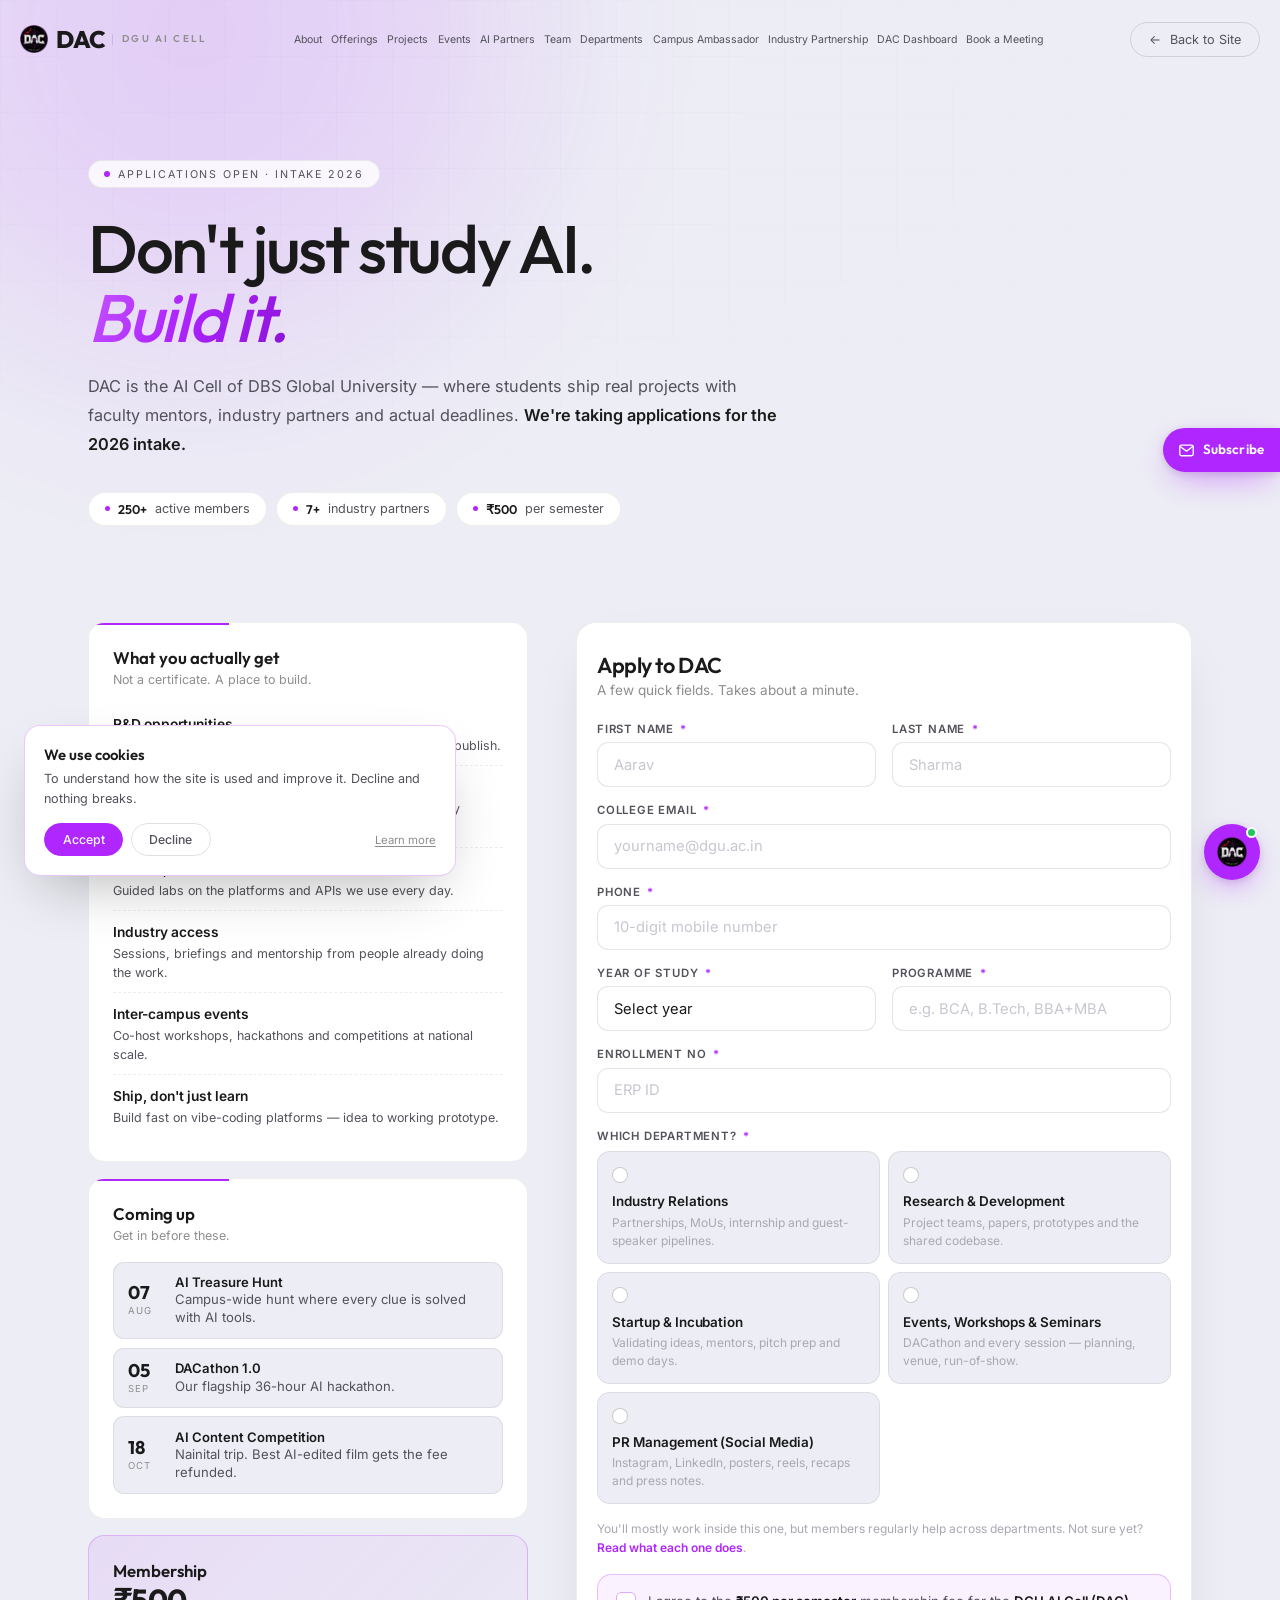
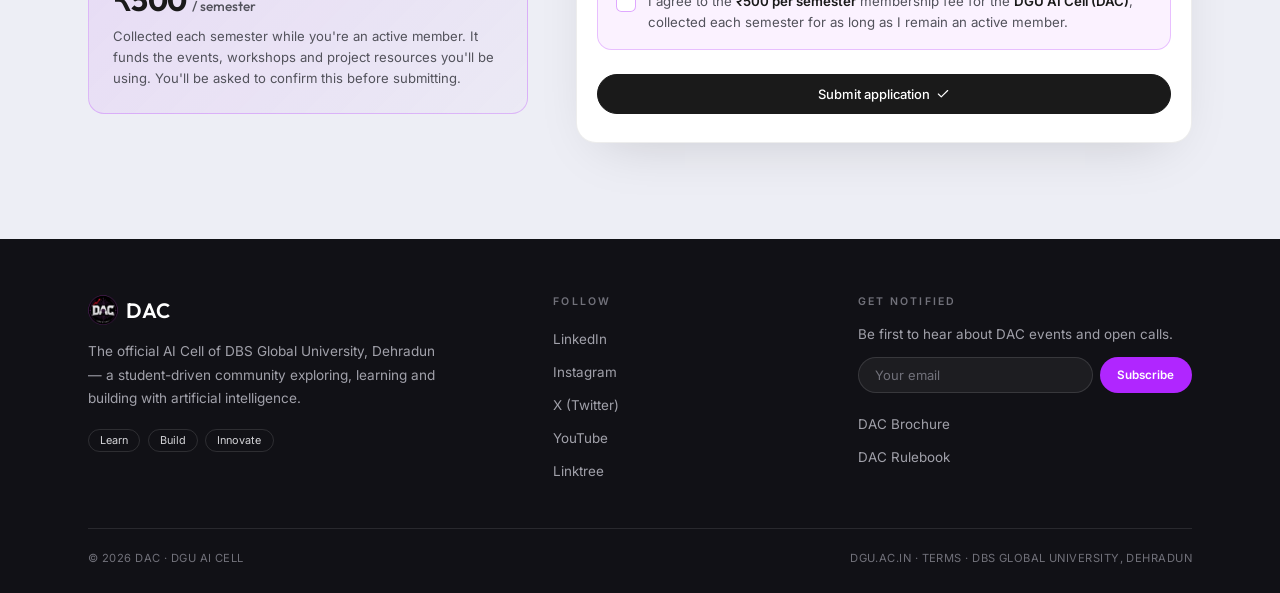
<file: join-dac.html>
<!DOCTYPE html>
<html lang="en">
<head>
<meta charset="UTF-8"/>
<meta name="viewport" content="width=device-width, initial-scale=1.0"/>
<title>Apply to DAC — DGU AI Cell</title>
<meta name="description" content="Applications are open for the DGU AI Cell. Build real AI projects with faculty mentors, industry partners and a community of 250+ students."/>
<meta name="theme-color" content="#EDEEF5"/>
<link rel="icon" type="image/png" href="./assets/img/dac-mark.png"/>
<link rel="preconnect" href="https://fonts.googleapis.com">
<link rel="preconnect" href="https://fonts.gstatic.com" crossorigin>
<link href="https://fonts.googleapis.com/css2?family=Inter:wght@300;400;500;600&family=Outfit:wght@400;500;600;700&display=swap" rel="stylesheet"/>
<link rel="stylesheet" href="./assets/css/site.css"/>
    <link rel="stylesheet" href="./assets/css/page-join-dac.css"/>
<style>
/* ── single-page form (OTP removed) ── */
.hp{position:absolute;left:-9999px;width:1px;height:1px;overflow:hidden}
.form-body{padding:1.75rem 1.25rem 1.5rem}
.form-body h2{font-family:'Outfit';font-size:1.35rem;font-weight:600;letter-spacing:-.02em}
.form-body .sub{font-size:.85rem;color:var(--muted);margin:.2rem 0 1.5rem}
.acts-wrap{padding:0 1.25rem 1.75rem}
.acts-wrap .next{width:100%;justify-content:center}
</style>
</head>
<body>
<!-- ══════════════════════════════════════════════════════════════════════════
     DAC SITE CONFIG   —   EDIT HERE, NOT IN THE CODE BELOW
     ══════════════════════════════════════════════════════════════════════════
     Everything on this page that changes regularly is a value in this block.
     Change a number here and it updates everywhere on the page at once — the
     big animated counter, the robot's speech bubble, the chatbot's answers.

     This block MUST stay above every other script on the page.
     Copy the same edit into all 7 HTML files to keep the site consistent.

     Full instructions: see EDITING_GUIDE.md in the repo root.
     ══════════════════════════════════════════════════════════════════════════ -->
<script src="./assets/js/config.js"></script>


<div id="bar"></div>

<!-- ═══ NAV ═══ -->
<nav id="nav">
  <div class="nav-in">
    <a class="brand" href="./index.html">
      <img src="./assets/img/dac-logo.png" alt="" aria-hidden="true" draggable="false"/>
      <b>DAC</b><i>DGU AI Cell</i>
    </a>
    <div class="nav-links"><a href="./index.html#about">About</a><a href="./index.html#offerings">Offerings</a><a href="./index.html#projects">Projects</a><a href="./index.html#events">Events</a><a href="./index.html#partners">AI Partners</a><a href="./index.html#team">Team</a><a href="./departments.html">Departments</a><a href="./campus-ambassador.html">Campus Ambassador</a><a href="./become-a-partner.html">Industry Partnership</a><a href="https://dgu-dac.base44.app/" target="_blank" rel="noreferrer">DAC Dashboard</a><a href="./book-meeting.html">Book a Meeting</a></div>
    <div class="nav-act">
      <a class="ghost" href="./index.html">←<span>&nbsp;Back to Site</span></a>
      <button class="burger" id="burger" aria-label="Open menu" aria-expanded="false">
        <div><span></span><span></span><span></span></div>
      </button>
    </div>
  </div>
</nav>

<!-- ═══ MOBILE MENU (child of body — never inside <nav>) ═══ -->
<div class="menu" id="menu" role="dialog" aria-modal="true" aria-label="Menu">
  <div class="menu-top">
    <a class="brand" href="./index.html">
      <img src="./assets/img/dac-logo.png" alt="" aria-hidden="true"/><b>DAC</b><i>DGU AI Cell</i>
    </a>
    <button class="menu-x" id="menuX" aria-label="Close menu">✕</button>
  </div>
  <div class="menu-list">
    <a href="./index.html">Home <span>→</span></a>
    <a href="./index.html#about">About <span>→</span></a>
    <a href="./index.html#offerings">Offerings <span>→</span></a>
    <a href="./index.html#projects">Projects <span>→</span></a>
    <a href="./index.html#events">Events <span>→</span></a>
    <a href="./index.html#partners">AI Partners <span>→</span></a>
    <a href="./index.html#team">Team <span>→</span></a>
    <a href="./departments.html">Departments <span>→</span></a>
    <a href="./index.html#resources">Resources <span>→</span></a>
    <a href="./campus-ambassador.html" target="_blank" rel="noreferrer">Campus Ambassador <span>→</span></a>
    <a href="./become-a-partner.html" target="_blank" rel="noreferrer">Industry Partnership <span>→</span></a>
    <a href="https://dgu-dac.base44.app/" target="_blank" rel="noreferrer">DAC Dashboard <span>→</span></a>
    <a class="menu-cta" href="./book-meeting.html" target="_blank" rel="noreferrer">Book a Meeting</a>
  </div>
</div>

<!-- ═══ HERO ═══ -->
<header class="hero">
  <div class="grid"></div><div class="glow"></div>
  <div class="wrap">
    <div class="in">
      <div class="pill rv"><span class="dot"></span>Applications Open · Intake 2026</div>
      <h1 class="rv">Don't just study AI.<br/><em>Build it.</em></h1>
      <p class="lede rv">
        DAC is the AI Cell of DBS Global University — where students ship real
        projects with faculty mentors, industry partners and actual deadlines.
        <b>We're taking applications for the 2026 intake.</b>
      </p>
      <div class="stats rv">
        <span class="stat"><span class="d"></span><b data-dac="members">250+</b> active members</span>
        <span class="stat"><span class="d"></span><b data-dac="partners">7+</b> industry partners</span>
        <span class="stat"><span class="d"></span><b>₹500</b> per semester</span>
      </div>
    </div>
  </div>
</header>

<!-- ═══ MAIN ═══ -->
<main class="main">
  <div class="wrap">
    <div class="cols">

      <!-- ── LEFT RAIL ── -->
      <aside class="rail">
        <section class="box rv">
          <h3>What you actually get</h3>
          <p class="sub">Not a certificate. A place to build.</p>
          <div class="perks">
            <div class="perk"><div>
              <div class="t">R&amp;D opportunities</div>
              <div class="d">Research alongside faculty mentors — ideate, prototype, publish.</div></div></div>
            <div class="perk"><div>
              <div class="t">Live projects &amp; internships</div>
              <div class="d">Work on active briefs. We open doors through our industry network.</div></div></div>
            <div class="perk"><div>
              <div class="t">AI tools, hands-on</div>
              <div class="d">Guided labs on the platforms and APIs we use every day.</div></div></div>
            <div class="perk"><div>
              <div class="t">Industry access</div>
              <div class="d">Sessions, briefings and mentorship from people already doing the work.</div></div></div>
            <div class="perk"><div>
              <div class="t">Inter-campus events</div>
              <div class="d">Co-host workshops, hackathons and competitions at national scale.</div></div></div>
            <div class="perk"><div>
              <div class="t">Ship, don't just learn</div>
              <div class="d">Build fast on vibe-coding platforms — idea to working prototype.</div></div></div>
          </div>
        </section>

        <section class="box rv">
          <h3>Coming up</h3>
          <p class="sub">Get in before these.</p>
          <div class="dates">
            <div class="date">
              <div><div class="d">07</div><div class="m">Aug</div></div>
              <div class="t"><b>AI Treasure Hunt</b>Campus-wide hunt where every clue is solved with AI tools.</div>
            </div>
            <div class="date">
              <div><div class="d">05</div><div class="m">Sep</div></div>
              <div class="t"><b>DACathon 1.0</b>Our flagship 36-hour AI hackathon.</div>
            </div>
            <div class="date">
              <div><div class="d">18</div><div class="m">Oct</div></div>
              <div class="t"><b>AI Content Competition</b>Nainital trip. Best AI-edited film gets the fee refunded.</div>
            </div>
          </div>
        </section>

        <section class="box fee rv">
          <h3>Membership</h3>
          <div class="amt">₹500 <span>/ semester</span></div>
          <p>
            Collected each semester while you're an active member. It funds the
            events, workshops and project resources you'll be using. You'll be
            asked to confirm this before submitting.
          </p>
        </section>
      </aside>

      <!-- ── FORM ── -->
      <div class="form-col">
        <div class="card rv">

          <!-- honeypot — hidden from humans, bots fill it in -->
          <div class="hp" aria-hidden="true">
            <label for="website">Website</label>
            <input type="text" id="website" name="website" tabindex="-1" autocomplete="off"/>
          </div>

          <section class="form-body" id="form">
            <h2>Apply to DAC</h2>
            <p class="sub">A few quick fields. Takes about a minute.</p>

            <div class="two">
              <div class="f" id="f-fname">
                <label>First name <i>*</i></label>
                <input type="text" id="fname" autocomplete="given-name" placeholder="Aarav"/>
                <div class="err">Please enter your first name</div>
              </div>
              <div class="f" id="f-lname">
                <label>Last name <i>*</i></label>
                <input type="text" id="lname" autocomplete="family-name" placeholder="Sharma"/>
                <div class="err">Please enter your last name</div>
              </div>
            </div>

            <div class="f" id="f-email">
              <label>College email <i>*</i></label>
              <input type="email" id="email" autocomplete="email" placeholder="yourname@dgu.ac.in"/>
              <div class="err" id="emailErr">Use your college email — it must end in @dgu.ac.in</div>
            </div>

            <div class="f" id="f-phone">
              <label>Phone <i>*</i></label>
              <input type="tel" id="phone" autocomplete="tel" placeholder="10-digit mobile number"/>
              <div class="err">Please enter a valid 10-digit number</div>
            </div>

            <div class="two">
              <div class="f" id="f-year">
                <label>Year of study <i>*</i></label>
                <select id="year">
                  <option value="" disabled selected>Select year</option>
                  <option>1st Year</option><option>2nd Year</option><option>3rd Year</option>
                  <option>4th Year</option><option>5th Year</option>
                </select>
                <div class="err">Please select your year</div>
              </div>
              <div class="f" id="f-branch">
                <label>Programme <i>*</i></label>
                <input type="text" id="branch" placeholder="e.g. BCA, B.Tech, BBA+MBA"/>
                <div class="err">Please enter your programme</div>
              </div>
            </div>

            <div class="f" id="f-erp">
              <label>Enrollment No <i>*</i></label>
              <input type="text" id="erp" placeholder="ERP ID"/>
              <div class="err">Please enter your enrollment number</div>
            </div>

            <div class="f" id="f-dept">
              <label>Which department? <i>*</i></label>
              <div class="dpick" id="dpick">
                <label><input type="radio" name="dept" value="Industry Relations"/><span class="rd"></span><span><span class="dt">Industry Relations</span><span class="dd">Partnerships, MoUs, internship and guest-speaker pipelines.</span></span></label>
                <label><input type="radio" name="dept" value="Research &amp; Development"/><span class="rd"></span><span><span class="dt">Research &amp; Development</span><span class="dd">Project teams, papers, prototypes and the shared codebase.</span></span></label>
                <label><input type="radio" name="dept" value="Startup &amp; Incubation"/><span class="rd"></span><span><span class="dt">Startup &amp; Incubation</span><span class="dd">Validating ideas, mentors, pitch prep and demo days.</span></span></label>
                <label><input type="radio" name="dept" value="Events, Workshops &amp; Seminars"/><span class="rd"></span><span><span class="dt">Events, Workshops &amp; Seminars</span><span class="dd">DACathon and every session — planning, venue, run-of-show.</span></span></label>
                <label><input type="radio" name="dept" value="PR Management (Social Media)"/><span class="rd"></span><span><span class="dt">PR Management (Social Media)</span><span class="dd">Instagram, LinkedIn, posters, reels, recaps and press notes.</span></span></label>
              </div>
              <p class="dpick-note">
                You'll mostly work inside this one, but members regularly help across
                departments. Not sure yet? <a href="./departments.html">Read what each one does</a>.
              </p>
              <div class="err">Please pick the department you'd like to join</div>
            </div>

            <label class="consent" id="consent">
              <input type="checkbox" id="consentCb"/>
              <span class="bx"></span>
              <span class="tx">
                I agree to the <b>₹500 per semester</b> membership fee for the
                <b>DGU AI Cell (DAC)</b>, collected each semester for as long as
                I remain an active member.
              </span>
            </label>
            <div class="cerr" id="consentErr">You'll need to agree to the membership fee to apply.</div>
          </section>

          <!-- SUCCESS -->
          <section class="done" id="done">
            <div class="tick">
              <svg viewBox="0 0 24 24" stroke-linecap="round" stroke-linejoin="round"><polyline points="20 6 9 17 4 12"/></svg>
            </div>
            <h2>You're in the queue.</h2>
            <p>Your application landed with us. Here's what happens next.</p>
            <div class="next-steps">
              <div class="ns"><span class="i">1</span><p><b>We read it.</b> Every application gets looked at by the core team.</p></div>
              <div class="ns"><span class="i">2</span><p><b>We email you.</b> Reply lands on the address you gave us.</p></div>
              <div class="ns"><span class="i">3</span><p><b>You're in.</b> We'll add you to the group and share what's next.</p></div>
            </div>
            <a class="go" href="./index.html">
              <svg viewBox="0 0 24 24" stroke-linecap="round" stroke-linejoin="round"><polyline points="15 18 9 12 15 6"/></svg>
              Back to the site
            </a>
            <div class="socials">
              <a href="https://instagram.com/dac.dgu" target="_blank" rel="noreferrer">Instagram</a>
              <a href="https://www.linkedin.com/in/dgu-ai-cell-a3049640a/" target="_blank" rel="noreferrer">LinkedIn</a>
              <a href="https://linktr.ee/dgu.dac" target="_blank" rel="noreferrer">Linktree</a>
            </div>
          </section>

          <!-- only appears if the Google Sheet endpoint hasn't been set -->
          <div class="setup" id="setup">
            <b>Not connected yet &mdash; nothing was saved.</b>
            <p>This form has no Google Sheet endpoint configured, so your application would have gone
               nowhere. Open <code>join-dac.html</code>, find <code>SHEET_URL</code> near the top of the
               script, and paste in the Apps Script web-app URL.</p>
          </div>

          <!-- ACTION -->
          <div class="acts-wrap" id="acts">
            <button class="next" id="next">
              Submit application
              <svg viewBox="0 0 24 24" stroke-linecap="round" stroke-linejoin="round"><polyline points="20 6 9 17 4 12"/></svg>
            </button>
          </div>

        </div>
      </div>

    </div>
  </div>
</main>

<!-- ═══ FOOTER ═══ -->
<footer>
  <div class="wrap">
    <div class="fg">
      <div>
        <div class="fb"><img src="./assets/img/dac-logo.png" alt="" aria-hidden="true"/><b>DAC</b></div>
        <p class="fa">The official AI Cell of DBS Global University, Dehradun — a student-driven community exploring, learning and building with artificial intelligence.</p>
        <div class="ft"><span>Learn</span><span>Build</span><span>Innovate</span></div>
      </div>
      <div class="col">
        <h4>Follow</h4>
        <div class="fl">
          <a href="https://www.linkedin.com/in/dgu-ai-cell-a3049640a/" target="_blank" rel="noreferrer">LinkedIn</a>
          <a href="https://instagram.com/dac.dgu" target="_blank" rel="noreferrer">Instagram</a>
          <a href="https://twitter.com/dac_dgu" target="_blank" rel="noreferrer">X (Twitter)</a>
          <a href="https://youtube.com/@DACXDGU" target="_blank" rel="noreferrer">YouTube</a>
          <a href="https://linktr.ee/dgu.dac" target="_blank" rel="noreferrer">Linktree</a>
        </div>
      </div>
      <div class="col">
        <h4>Get notified</h4>
        <p>Be first to hear about DAC events and open calls.</p>
        <form class="nl" id="nl">
          <input id="nlMail" type="email" placeholder="Your email" required/>
          <button type="submit">Subscribe</button>
        </form>
        <div class="fl" style="margin-top:.85rem">
          <a href="./assets/docs/DAC_Brochure_2026.pdf" download="DAC_Brochure_2026.pdf">DAC Brochure</a>
          <a href="./assets/docs/DAC_Rulebook_2026.pdf" download="DAC_Rulebook_2026.pdf">DAC Rulebook</a>
        </div>
      </div>
    </div>
    <div class="fbot">
      <span>© 2026 DAC · DGU AI Cell</span>
      <span>
        <a href="https://dgu.ac.in" target="_blank" rel="noreferrer">dgu.ac.in</a> ·
        <a href="./terms.html">Terms</a> ·
        DBS Global University, Dehradun
      </span>
    </div>
  </div>
</footer>


<!-- ═══ COOKIES ═══ -->
<div class="ck" id="ck" role="dialog" aria-label="Cookie consent">
  <h3>We use cookies</h3>
  <p>To understand how the site is used and improve it. Decline and nothing breaks.</p>
  <div class="r">
    <button class="a" id="ckA">Accept</button>
    <button class="d" id="ckD">Decline</button>
    <a class="m" href="./terms.html">Learn more</a>
  </div>
</div>

<script>
/* ══════════════════════════════════════════════════════════════════════
   GOOGLE SHEET ENDPOINT  —  PASTE YOUR APPS SCRIPT WEB-APP URL HERE
   ══════════════════════════════════════════════════════════════════════
   Points at the NEW Google account's sheet. Use the SAME url in
   campus-ambassador.html and become-a-partner.html — the script reads the
   "Form" field and files each submission into its own tab.

   If it isn't set, this form REFUSES to submit and says so on screen. It will
   never show a fake "thank you" while binning the application.

   Old endpoint (previous account), kept here in case you need it back:
   https://script.google.com/macros/s/AKfycbxfr9lM0L9ZMarYy0gptg-V_h1nzsnUpL7kKSuQdN_tAXbYHFssy42ewSLsYtnCa-2u/exec
   Submissions already in that sheet stay there — export them if you want them together.
   ══════════════════════════════════════════════════════════════════════ */
const SHEET_URL = 'https://script.google.com/macros/s/AKfycbwPpqKv_R5hyM_vpcILTrARcLee4RUxjBwL_mM78sJXjJnyHr0ZkXdWt4elsKNICNPi/exec';

const configured = /^https:\/\/script\.google\.com\/macros\/s\/[A-Za-z0-9_-]{20,}\/exec$/.test(SHEET_URL);

const $ = id => document.getElementById(id);

/* ── scroll progress + sticky nav ── */
addEventListener('scroll', () => {
  $('nav').classList.toggle('sc', scrollY > 20);
  const max = document.body.scrollHeight - innerHeight;
  $('bar').style.width = (max > 0 ? (scrollY / max) * 100 : 0) + '%';
}, { passive: true });

/* ── reveal on scroll ── */
const io = new IntersectionObserver(es => es.forEach(e => {
  if (e.isIntersecting) { e.target.classList.add('in'); io.unobserve(e.target); }
}), { threshold: 0.08, rootMargin: '0px 0px -40px 0px' });
document.querySelectorAll('.rv').forEach((el, i) => {
  el.style.transitionDelay = Math.min(i * 60, 300) + 'ms';
  io.observe(el);
});

/* ── mobile menu ── */
const menu = $('menu');
const openMenu = o => {
  menu.classList.toggle('open', o);
  $('burger').setAttribute('aria-expanded', o);
  document.body.style.overflow = o ? 'hidden' : '';
};
$('burger').onclick = () => openMenu(true);
$('menuX').onclick  = () => openMenu(false);
menu.querySelectorAll('a').forEach(a => a.onclick = () => openMenu(false));
addEventListener('keydown', e => { if (e.key === 'Escape') openMenu(false); });

/* ═══════════ consent checkbox ═══════════ */
const cCb = $('consentCb');
cCb.onchange = () => {
  $('consent').classList.toggle('on', cCb.checked);
  $('consent').querySelector('.bx').textContent = cCb.checked ? '✓' : '';
  if (cCb.checked) $('consentErr').classList.remove('on');
};

/* ═══════════ validation ═══════════ */
const bad  = id => { $('f-' + id)?.classList.add('bad'); return false; };
const good = id => $('f-' + id)?.classList.remove('bad');

['fname','lname','email','phone','branch','erp'].forEach(id => $(id).oninput = () => good(id));
$('year').onchange = () => good('year');

/* department picker — single choice, paints the selected card */
document.querySelectorAll('#dpick input').forEach(r => {
  r.onchange = () => {
    document.querySelectorAll('#dpick label').forEach(l => l.classList.remove('on'));
    if (r.checked) r.closest('label').classList.add('on');
    good('dept');
  };
});

function validateAll() {
  let ok = true, first = null;
  const fail = id => { bad(id); ok = false; if (!first) first = $('f-' + id); };

  if (!$('fname').value.trim()) fail('fname'); else good('fname');
  if (!$('lname').value.trim()) fail('lname'); else good('lname');

  if (!/^[^\s@]+@dgu\.ac\.in$/i.test($('email').value.trim())) {
    $('emailErr').textContent = 'Use your college email — it must end in @dgu.ac.in';
    fail('email');
  } else good('email');

  if ($('phone').value.replace(/\D/g, '').length < 10) fail('phone'); else good('phone');
  if (!$('year').value) fail('year'); else good('year');
  if (!$('branch').value.trim()) fail('branch'); else good('branch');
  if (!$('erp').value.trim()) fail('erp'); else good('erp');
  if (!document.querySelector('#dpick input:checked')) fail('dept'); else good('dept');

  if (!cCb.checked) {
    $('consentErr').classList.add('on');
    ok = false;
    if (!first) first = $('consent');
  } else $('consentErr').classList.remove('on');

  if (first) first.scrollIntoView({ behavior: 'smooth', block: 'center' });
  return ok;
}

/* ═══════════ submit → Google Sheet ═══════════
   The payload keys below map 1:1 to the columns in your sheet. */
$('next').onclick = submit;

function showDone() {
  $('form').style.display = 'none';
  $('acts').style.display = 'none';
  $('done').classList.add('on');
  window.scrollTo({ top: 0, behavior: 'smooth' });
}

function submit() {
  /* honeypot — only bots fill this in. Fake a success and drop it. */
  if ($('website').value) { showDone(); return; }

  if (!validateAll()) return;

  if (!configured) {                       // never fake a success
    $('setup').classList.add('on');
    $('setup').scrollIntoView({ behavior: 'smooth', block: 'center' });
    return;
  }

  const data = {
    "Form":          "Join DAC",
    "First Name":    $('fname').value.trim(),
    "Last Name":     $('lname').value.trim(),
    "Email":         $('email').value.trim(),
    "Phone":         $('phone').value.trim(),
    "Year":          $('year').value,
    "Programme":     $('branch').value.trim(),
    "Enrollment No": $('erp').value.trim(),
    "Department":    (document.querySelector('#dpick input:checked') || {}).value || '',
    "Fee Consent":   "Yes",
    "Submitted At":  new Date().toLocaleString()
  };

  const b = $('next');
  b.disabled = true;
  b.innerHTML = 'Sending… <svg class="sp" viewBox="0 0 24 24" stroke-linecap="round"><path d="M12 2v4M12 18v4M4.9 4.9l2.9 2.9M16.2 16.2l2.9 2.9M2 12h4M18 12h4M4.9 19.1l2.9-2.9M16.2 7.8l2.9-2.9"/></svg>';

  fetch(SHEET_URL, {
    method: 'POST',
    mode: 'no-cors',
    body: JSON.stringify(data)             // no custom headers -> no CORS preflight
  }).then(showDone).catch(() => {
    b.disabled = false;
    b.innerHTML = 'Submit application <svg viewBox="0 0 24 24" stroke-linecap="round" stroke-linejoin="round"><polyline points="20 6 9 17 4 12"/></svg>';
    alert("That didn't go through. Check your connection and try again.");
  });
}

/* ═══════════ newsletter ═══════════ */
$('nl').onsubmit = e => {
  e.preventDefault();
  location.href = 'mailto:dac@dgu.ac.in?subject=Newsletter%20Subscription&body=' +
    encodeURIComponent('Please subscribe this email to DAC updates: ' + $('nlMail').value);
};

/* ═══════════ cookies (same setting as the main site) ═══════════ */
const CK = 'dac-cookie-consent';
const store = {
  get(){ try { return localStorage.getItem(CK); } catch { return null; } },
  set(v){ try { localStorage.setItem(CK, v); } catch {} }
};
if (!store.get()) setTimeout(() => $('ck').classList.add('on'), 1200);
$('ckA').onclick = () => { store.set('accepted'); $('ck').classList.remove('on'); };
$('ckD').onclick = () => { store.set('declined'); $('ck').classList.remove('on'); };
</script>
<link rel="stylesheet" href="./assets/css/chatbot.css"/>

<button class="dacb-fab" id="dacbFab" aria-label="Chat with DAC" aria-expanded="false">
  <span class="dacb-ping"></span>
  <img class="dacb-ic" src="./assets/img/dac-logo.png" alt="" aria-hidden="true"/>
  <span class="dacb-x" aria-hidden="true">&#10005;</span>
</button>

<div class="dacb-panel" id="dacbPanel" role="dialog" aria-label="Chat with DAC" aria-modal="false">
  <div class="dacb-head">
    <img src="./assets/img/dac-logo.png" alt="" aria-hidden="true"/>
    <div class="dacb-t">
      <b>DAC</b>
      <span><i></i>Online &middot; always up for a chat</span>
    </div>
    <button id="dacbClose" aria-label="Close chat">&#10005;</button>
  </div>

  <div class="dacb-body" id="dacbBody" aria-live="polite"></div>

  <div class="dacb-menu" id="dacbMenu" aria-label="All questions"></div>

  <div class="dacb-foot">
    <button class="dacb-browse" id="dacbBrowse" type="button" aria-expanded="false" aria-controls="dacbMenu">
      <svg viewBox="0 0 24 24" fill="none" stroke="currentColor" stroke-width="2"
           stroke-linecap="round" aria-hidden="true">
        <line x1="8" y1="6" x2="21" y2="6"/><line x1="8" y1="12" x2="21" y2="12"/>
        <line x1="8" y1="18" x2="21" y2="18"/><circle cx="3.5" cy="6" r="1.2" fill="currentColor" stroke="none"/>
        <circle cx="3.5" cy="12" r="1.2" fill="currentColor" stroke="none"/>
        <circle cx="3.5" cy="18" r="1.2" fill="currentColor" stroke="none"/>
      </svg>
      <span>Browse all questions</span>
      <span class="dacb-caret" aria-hidden="true">&#9662;</span>
    </button>
  </div>
</div>

<script src="./assets/js/chatbot.js" defer></script>
<!-- ═══════════════════════════════════════════════════════════════
     DAC ADD-ONS  ·  floating Subscribe  +  footer download styles
     Everything is prefixed .dacx- so nothing on the page can clash.
     ═══════════════════════════════════════════════════════════════ -->
<link rel="stylesheet" href="./assets/css/subscribe.css"/>

<button class="dacx-tab" id="dacxTab" type="button" aria-haspopup="dialog" aria-label="Subscribe to DAC updates">
  <svg viewBox="0 0 24 24" fill="none" stroke="currentColor" stroke-width="1.9" stroke-linecap="round" stroke-linejoin="round" aria-hidden="true">
    <rect x="2.5" y="4.5" width="19" height="15" rx="2.5"/><path d="m3 6.5 9 6.5 9-6.5"/>
  </svg>
  <span class="dacx-tab-l">Subscribe</span>
</button>

<div class="dacx-ov" id="dacxOv" role="dialog" aria-modal="true" aria-labelledby="dacxTitle">
  <div class="dacx-card">
    <button class="dacx-x" id="dacxX" type="button" aria-label="Close">&#10005;</button>

    <div id="dacxPane">
      <div class="dacx-eyebrow">DAC Updates</div>
      <h3 id="dacxTitle">Subscribe now</h3>
      <p class="dacx-sub">Events, workshops and open calls from the DGU AI Cell &mdash; straight to your inbox.</p>
      <form id="dacxForm" novalidate>
        <label for="dacxName">Name</label>
        <input id="dacxName" type="text" autocomplete="name" placeholder="Your full name"/>
        <label for="dacxEmail">Email</label>
        <input id="dacxEmail" type="email" autocomplete="email" inputmode="email" placeholder="you@example.com"/>
        <div class="dacx-err" id="dacxErr"></div>
        <button class="dacx-go" id="dacxGo" type="submit">Subscribe</button>
        <p class="dacx-fine">We only email about DAC. Unsubscribe any time.</p>
      </form>
    </div>

    <div class="dacx-done" id="dacxDone" style="display:none">
      <div class="dacx-tick">&#10003;</div>
      <h4>You&rsquo;re on the list</h4>
      <p>We&rsquo;ll send DAC updates to <b id="dacxDoneMail"></b>.</p>
      <button class="dacx-go" id="dacxClose2" type="button">Close</button>
    </div>
  </div>
</div>

<script src="./assets/js/subscribe.js" defer></script>

</body>
</html>
</file>
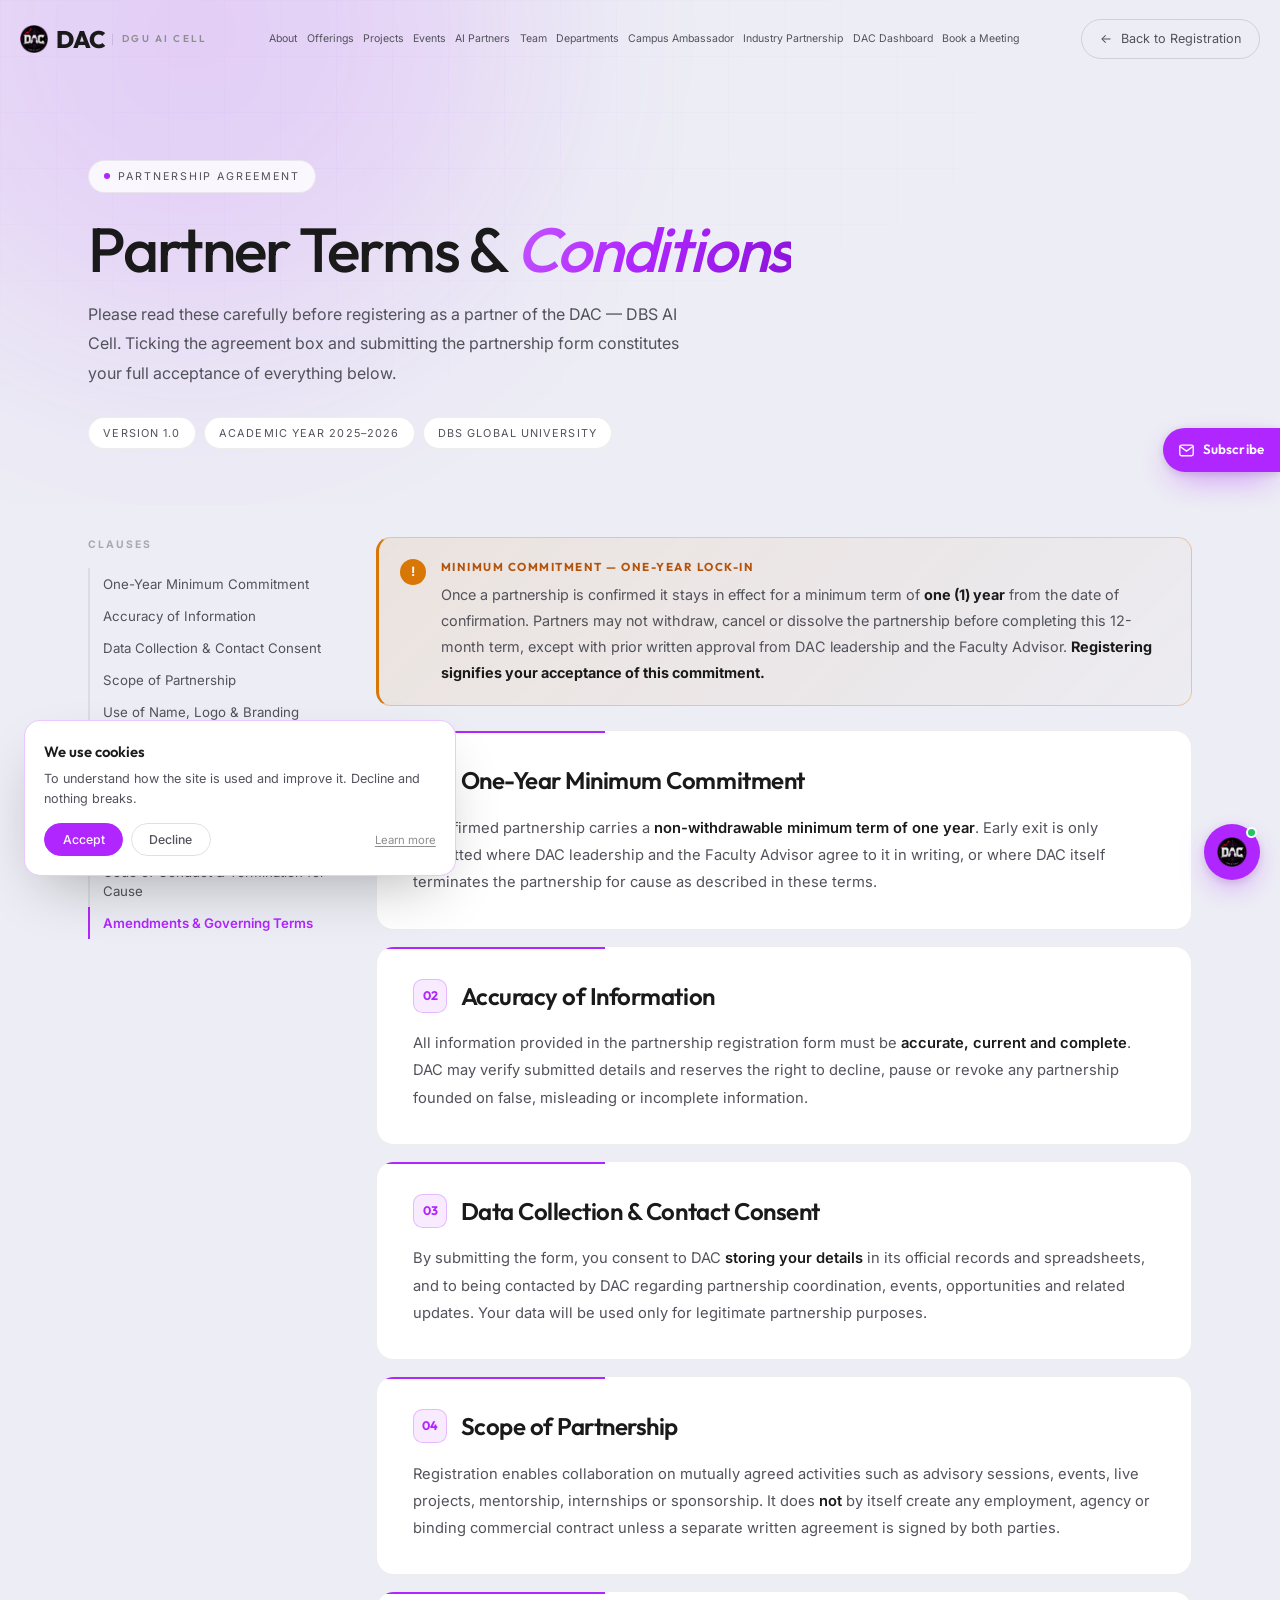
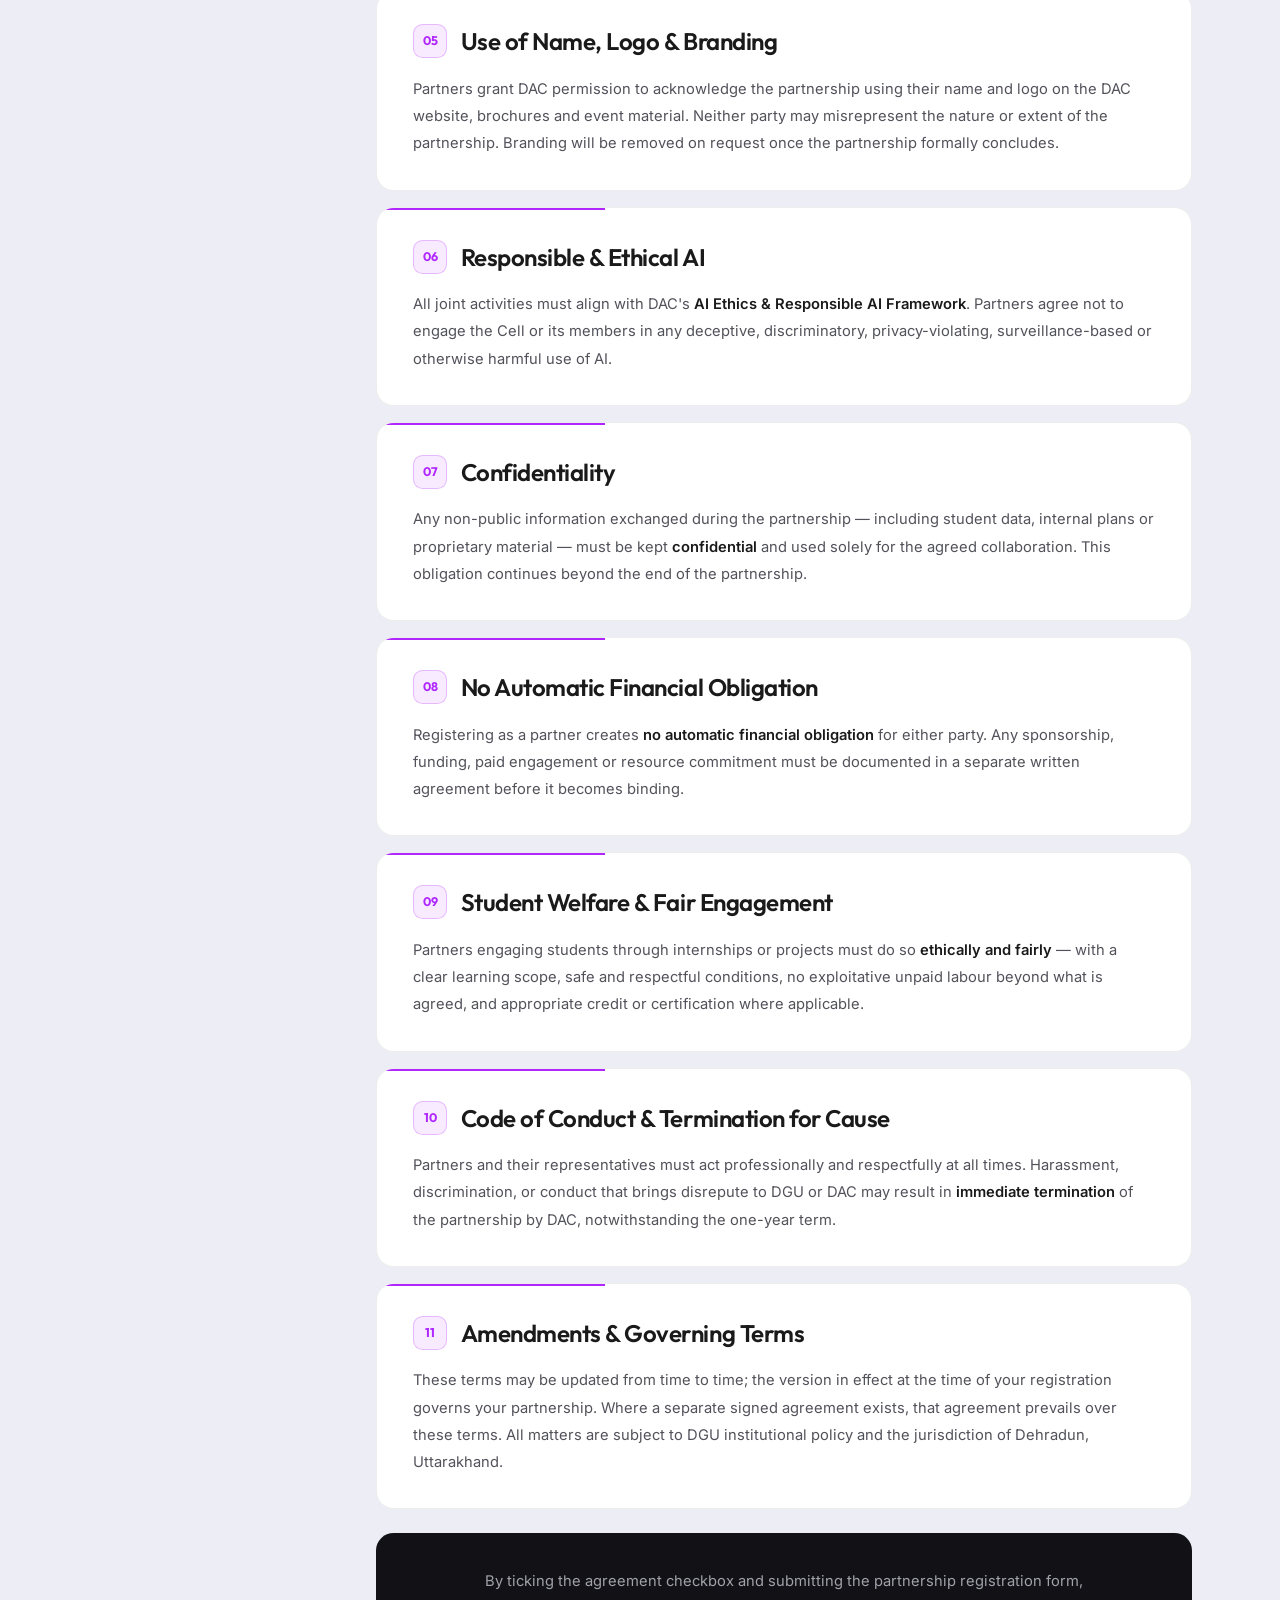
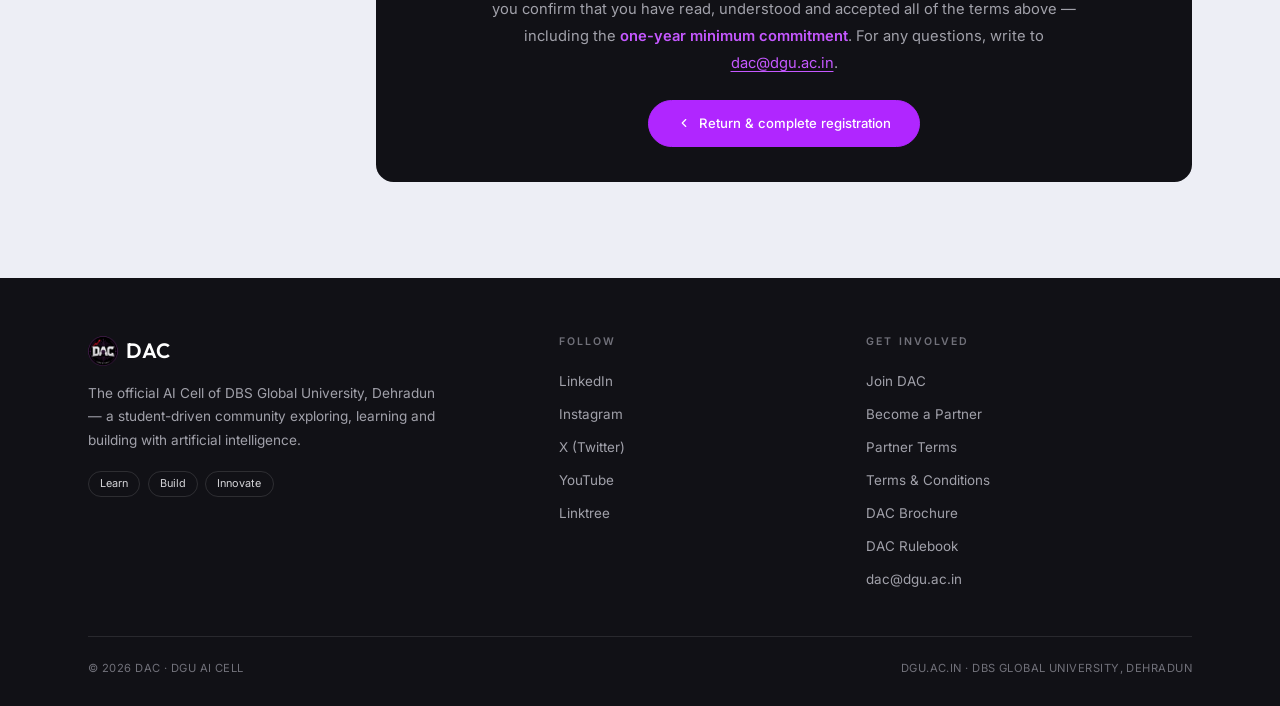
<file: partner-terms.html>
<!DOCTYPE html>
<html lang="en">
<head>
<meta charset="UTF-8"/>
<meta name="viewport" content="width=device-width, initial-scale=1.0"/>
<title>Partner Terms &amp; Conditions — DAC · DGU AI Cell</title>
<meta name="description" content="Partner Terms and Conditions for the DAC — DBS AI Cell, including the one-year minimum commitment."/>
<meta name="theme-color" content="#EDEEF5"/>
<link rel="icon" type="image/png" href="./assets/img/dac-mark.png"/>
<link rel="preconnect" href="https://fonts.googleapis.com">
<link rel="preconnect" href="https://fonts.gstatic.com" crossorigin>
<link href="https://fonts.googleapis.com/css2?family=Inter:wght@300;400;500;600&family=Outfit:wght@400;500;600;700&display=swap" rel="stylesheet"/>
<link rel="stylesheet" href="./assets/css/site.css"/>
    <link rel="stylesheet" href="./assets/css/page-partner-terms.css"/>

</head>
<body>
<!-- ══════════════════════════════════════════════════════════════════════════
     DAC SITE CONFIG   —   EDIT HERE, NOT IN THE CODE BELOW
     ══════════════════════════════════════════════════════════════════════════
     Everything on this page that changes regularly is a value in this block.
     Change a number here and it updates everywhere on the page at once — the
     big animated counter, the robot's speech bubble, the chatbot's answers.

     This block MUST stay above every other script on the page.
     Copy the same edit into all 7 HTML files to keep the site consistent.

     Full instructions: see EDITING_GUIDE.md in the repo root.
     ══════════════════════════════════════════════════════════════════════════ -->
<script src="./assets/js/config.js"></script>

<div id="bar"></div>

<nav id="nav">
  <div class="nav-in">
    <a class="brand" href="./index.html">
      <img src="./assets/img/dac-logo.png" alt="" aria-hidden="true" draggable="false"/><b>DAC</b><i>DGU AI Cell</i>
    </a>
    <div class="nav-links"><a href="./index.html#about">About</a><a href="./index.html#offerings">Offerings</a><a href="./index.html#projects">Projects</a><a href="./index.html#events">Events</a><a href="./index.html#partners">AI Partners</a><a href="./index.html#team">Team</a><a href="./departments.html">Departments</a><a href="./campus-ambassador.html">Campus Ambassador</a><a href="./become-a-partner.html">Industry Partnership</a><a href="https://dgu-dac.base44.app/" target="_blank" rel="noreferrer">DAC Dashboard</a><a href="./book-meeting.html">Book a Meeting</a></div>
    <div class="nav-act">
      <a class="ghost" href="./become-a-partner.html">&larr;<span>&nbsp;Back to Registration</span></a>
      <button class="burger" id="burger" aria-label="Open menu" aria-expanded="false">
        <div><span></span><span></span><span></span></div>
      </button>
    </div>
  </div>
</nav>

<div class="menu" id="menu" role="dialog" aria-modal="true" aria-label="Menu">
  <div class="menu-top">
    <a class="brand" href="./index.html"><img src="./assets/img/dac-logo.png" alt="" aria-hidden="true"/><b>DAC</b><i>DGU AI Cell</i></a>
    <button class="menu-x" id="menuX" aria-label="Close menu">&#10005;</button>
  </div>
  <div class="menu-list">
    <a href="./index.html">Home <span>&rarr;</span></a>
    <a href="./index.html#about">About <span>&rarr;</span></a><a href="./index.html#offerings">Offerings <span>&rarr;</span></a><a href="./index.html#projects">Projects <span>&rarr;</span></a><a href="./index.html#events">Events <span>&rarr;</span></a><a href="./index.html#partners">AI Partners <span>&rarr;</span></a><a href="./index.html#team">Team <span>&rarr;</span></a>
    <a href="./departments.html">Departments <span>&rarr;</span></a><a href="./campus-ambassador.html">Campus Ambassador <span>&rarr;</span></a><a href="./become-a-partner.html">Industry Partnership <span>&rarr;</span></a>
    <a href="https://dgu-dac.base44.app/" target="_blank" rel="noreferrer">DAC Dashboard <span>&rarr;</span></a>
    <a href="./join-dac.html">Join DAC <span>&rarr;</span></a>
    <a href="./book-meeting.html">Book a Meeting <span>&rarr;</span></a>
    <a class="menu-cta" href="./become-a-partner.html">Become a Partner</a>
  </div>
</div>

<header class="hero">
  <div class="g"></div><div class="w"></div>
  <div class="wrap in">
    <div class="pill rv"><span class="d"></span>Partnership Agreement</div>
    <h1 class="rv">Partner Terms &amp; <em>Conditions</em></h1>
    <p class="lede rv">
      Please read these carefully before registering as a partner of the DAC &mdash; DBS AI Cell.
      Ticking the agreement box and submitting the partnership form constitutes your full
      acceptance of everything below.
    </p>
    <div class="meta rv">
      <span>Version 1.0</span><span>Academic Year 2025&ndash;2026</span><span>DBS Global University</span>
    </div>
  </div>
</header>

<main class="doc">
  <div class="wrap">
    <div class="doc-cols">

      <aside class="toc">
        <h4>Clauses</h4>
        <a href="#c1">One-Year Minimum Commitment</a><a href="#c2">Accuracy of Information</a><a href="#c3">Data Collection & Contact Consent</a><a href="#c4">Scope of Partnership</a><a href="#c5">Use of Name, Logo & Branding</a><a href="#c6">Responsible & Ethical AI</a><a href="#c7">Confidentiality</a><a href="#c8">No Automatic Financial Obligation</a><a href="#c9">Student Welfare & Fair Engagement</a><a href="#c10">Code of Conduct & Termination for Cause</a><a href="#c11">Amendments & Governing Terms</a>
      </aside>

      <div>
        <div class="note warn rv">
          <div class="ic">!</div>
          <div>
            <h4>Minimum commitment &mdash; one-year lock-in</h4>
            <p>Once a partnership is confirmed it stays in effect for a minimum term of
               <b>one (1) year</b> from the date of confirmation. Partners may not withdraw, cancel or
               dissolve the partnership before completing this 12-month term, except with prior written
               approval from DAC leadership and the Faculty Advisor.
               <b>Registering signifies your acceptance of this commitment.</b></p>
          </div>
        </div>

        
<section class="sec rv" id="c1">
  <div class="sec-h"><div class="sec-n">01</div><h2>One-Year Minimum Commitment</h2></div>
  <p>A confirmed partnership carries a <b>non-withdrawable minimum term of one year</b>. Early exit is only permitted where DAC leadership and the Faculty Advisor agree to it in writing, or where DAC itself terminates the partnership for cause as described in these terms.</p>
</section>
<section class="sec rv" id="c2">
  <div class="sec-h"><div class="sec-n">02</div><h2>Accuracy of Information</h2></div>
  <p>All information provided in the partnership registration form must be <b>accurate, current and complete</b>. DAC may verify submitted details and reserves the right to decline, pause or revoke any partnership founded on false, misleading or incomplete information.</p>
</section>
<section class="sec rv" id="c3">
  <div class="sec-h"><div class="sec-n">03</div><h2>Data Collection &amp; Contact Consent</h2></div>
  <p>By submitting the form, you consent to DAC <b>storing your details</b> in its official records and spreadsheets, and to being contacted by DAC regarding partnership coordination, events, opportunities and related updates. Your data will be used only for legitimate partnership purposes.</p>
</section>
<section class="sec rv" id="c4">
  <div class="sec-h"><div class="sec-n">04</div><h2>Scope of Partnership</h2></div>
  <p>Registration enables collaboration on mutually agreed activities such as advisory sessions, events, live projects, mentorship, internships or sponsorship. It does <b>not</b> by itself create any employment, agency or binding commercial contract unless a separate written agreement is signed by both parties.</p>
</section>
<section class="sec rv" id="c5">
  <div class="sec-h"><div class="sec-n">05</div><h2>Use of Name, Logo &amp; Branding</h2></div>
  <p>Partners grant DAC permission to acknowledge the partnership using their name and logo on the DAC website, brochures and event material. Neither party may misrepresent the nature or extent of the partnership. Branding will be removed on request once the partnership formally concludes.</p>
</section>
<section class="sec rv" id="c6">
  <div class="sec-h"><div class="sec-n">06</div><h2>Responsible &amp; Ethical AI</h2></div>
  <p>All joint activities must align with DAC's <b>AI Ethics &amp; Responsible AI Framework</b>. Partners agree not to engage the Cell or its members in any deceptive, discriminatory, privacy-violating, surveillance-based or otherwise harmful use of AI.</p>
</section>
<section class="sec rv" id="c7">
  <div class="sec-h"><div class="sec-n">07</div><h2>Confidentiality</h2></div>
  <p>Any non-public information exchanged during the partnership &mdash; including student data, internal plans or proprietary material &mdash; must be kept <b>confidential</b> and used solely for the agreed collaboration. This obligation continues beyond the end of the partnership.</p>
</section>
<section class="sec rv" id="c8">
  <div class="sec-h"><div class="sec-n">08</div><h2>No Automatic Financial Obligation</h2></div>
  <p>Registering as a partner creates <b>no automatic financial obligation</b> for either party. Any sponsorship, funding, paid engagement or resource commitment must be documented in a separate written agreement before it becomes binding.</p>
</section>
<section class="sec rv" id="c9">
  <div class="sec-h"><div class="sec-n">09</div><h2>Student Welfare &amp; Fair Engagement</h2></div>
  <p>Partners engaging students through internships or projects must do so <b>ethically and fairly</b> &mdash; with a clear learning scope, safe and respectful conditions, no exploitative unpaid labour beyond what is agreed, and appropriate credit or certification where applicable.</p>
</section>
<section class="sec rv" id="c10">
  <div class="sec-h"><div class="sec-n">10</div><h2>Code of Conduct &amp; Termination for Cause</h2></div>
  <p>Partners and their representatives must act professionally and respectfully at all times. Harassment, discrimination, or conduct that brings disrepute to DGU or DAC may result in <b>immediate termination</b> of the partnership by DAC, notwithstanding the one-year term.</p>
</section>
<section class="sec rv" id="c11">
  <div class="sec-h"><div class="sec-n">11</div><h2>Amendments &amp; Governing Terms</h2></div>
  <p>These terms may be updated from time to time; the version in effect at the time of your registration governs your partnership. Where a separate signed agreement exists, that agreement prevails over these terms. All matters are subject to DGU institutional policy and the jurisdiction of Dehradun, Uttarakhand.</p>
</section>

        <div class="ack rv">
          <p>By ticking the agreement checkbox and submitting the partnership registration form, you
             confirm that you have read, understood and accepted all of the terms above &mdash; including
             the <b>one-year minimum commitment</b>. For any questions, write to
             <a class="mail" href="mailto:dac@dgu.ac.in">dac@dgu.ac.in</a>.</p>
          <a class="go" href="./become-a-partner.html">
            <svg viewBox="0 0 24 24" width="14" height="14" fill="none" stroke="currentColor" stroke-width="2"
                 stroke-linecap="round" stroke-linejoin="round"><polyline points="15 18 9 12 15 6"/></svg>
            Return &amp; complete registration
          </a>
        </div>
      </div>

    </div>
  </div>
</main>

<footer>
  <div class="wrap">
    <div class="fg">
      <div>
        <div class="fb"><img src="./assets/img/dac-logo.png" alt="" aria-hidden="true"/><b>DAC</b></div>
        <p class="fa">The official AI Cell of DBS Global University, Dehradun — a student-driven community exploring, learning and building with artificial intelligence.</p>
        <div class="ft"><span>Learn</span><span>Build</span><span>Innovate</span></div>
      </div>
      <div class="col">
        <h4>Follow</h4>
        <div class="fl">
          <a href="https://www.linkedin.com/in/dgu-ai-cell-a3049640a/" target="_blank" rel="noreferrer">LinkedIn</a>
          <a href="https://instagram.com/dac.dgu" target="_blank" rel="noreferrer">Instagram</a>
          <a href="https://twitter.com/dac_dgu" target="_blank" rel="noreferrer">X (Twitter)</a>
          <a href="https://youtube.com/@DACXDGU" target="_blank" rel="noreferrer">YouTube</a>
          <a href="https://linktr.ee/dgu.dac" target="_blank" rel="noreferrer">Linktree</a>
        </div>
      </div>
      <div class="col">
        <h4>Get involved</h4>
        <div class="fl">
          <a href="./join-dac.html">Join DAC</a>
          <a href="./become-a-partner.html">Become a Partner</a>
          <a href="./partner-terms.html">Partner Terms</a>
          <a href="./terms.html">Terms &amp; Conditions</a>
          <a href="./assets/docs/DAC_Brochure_2026.pdf" download="DAC_Brochure_2026.pdf">DAC Brochure</a>
          <a href="./assets/docs/DAC_Rulebook_2026.pdf" download="DAC_Rulebook_2026.pdf">DAC Rulebook</a>
          <a href="mailto:dac@dgu.ac.in">dac@dgu.ac.in</a>
        </div>
      </div>
    </div>
    <div class="fbot">
      <span>&copy; 2026 DAC &middot; DGU AI Cell</span>
      <span><a href="https://dgu.ac.in" target="_blank" rel="noreferrer">dgu.ac.in</a> &middot; DBS Global University, Dehradun</span>
    </div>
  </div>
</footer>

<div class="ck" id="ck" role="dialog" aria-label="Cookie consent">
  <h3>We use cookies</h3>
  <p>To understand how the site is used and improve it. Decline and nothing breaks.</p>
  <div class="r">
    <button class="a" id="ckA">Accept</button>
    <button class="d" id="ckD">Decline</button>
    <a class="m" href="./terms.html">Learn more</a>
  </div>
</div>
<link rel="stylesheet" href="./assets/css/chatbot.css"/>

<button class="dacb-fab" id="dacbFab" aria-label="Chat with DAC" aria-expanded="false">
  <span class="dacb-ping"></span>
  <img class="dacb-ic" src="./assets/img/dac-logo.png" alt="" aria-hidden="true"/>
  <span class="dacb-x" aria-hidden="true">&#10005;</span>
</button>

<div class="dacb-panel" id="dacbPanel" role="dialog" aria-label="Chat with DAC" aria-modal="false">
  <div class="dacb-head">
    <img src="./assets/img/dac-logo.png" alt="" aria-hidden="true"/>
    <div class="dacb-t">
      <b>DAC</b>
      <span><i></i>Online &middot; always up for a chat</span>
    </div>
    <button id="dacbClose" aria-label="Close chat">&#10005;</button>
  </div>

  <div class="dacb-body" id="dacbBody" aria-live="polite"></div>

  <div class="dacb-menu" id="dacbMenu" aria-label="All questions"></div>

  <div class="dacb-foot">
    <button class="dacb-browse" id="dacbBrowse" type="button" aria-expanded="false" aria-controls="dacbMenu">
      <svg viewBox="0 0 24 24" fill="none" stroke="currentColor" stroke-width="2"
           stroke-linecap="round" aria-hidden="true">
        <line x1="8" y1="6" x2="21" y2="6"/><line x1="8" y1="12" x2="21" y2="12"/>
        <line x1="8" y1="18" x2="21" y2="18"/><circle cx="3.5" cy="6" r="1.2" fill="currentColor" stroke="none"/>
        <circle cx="3.5" cy="12" r="1.2" fill="currentColor" stroke="none"/>
        <circle cx="3.5" cy="18" r="1.2" fill="currentColor" stroke="none"/>
      </svg>
      <span>Browse all questions</span>
      <span class="dacb-caret" aria-hidden="true">&#9662;</span>
    </button>
  </div>
</div>

<script src="./assets/js/chatbot.js" defer></script>
<script src="./assets/js/site.js"></script>
<script>
/* scroll-spy for the table of contents */
const links = [...document.querySelectorAll('.toc a')];
const secs  = links.map(a => document.querySelector(a.getAttribute('href'))).filter(Boolean);
const spy = new IntersectionObserver(es => {
  const vis = es.filter(e => e.isIntersecting)
               .sort((a, b) => b.intersectionRatio - a.intersectionRatio)[0];
  if (!vis) return;
  links.forEach(a => a.classList.toggle('on', a.getAttribute('href') === '#' + vis.target.id));
}, { rootMargin: '-25% 0px -55% 0px', threshold: [0, .2, .5, 1] });
secs.forEach(s => spy.observe(s));
</script>
<!-- ═══════════════════════════════════════════════════════════════
     DAC ADD-ONS  ·  floating Subscribe  +  footer download styles
     Everything is prefixed .dacx- so nothing on the page can clash.
     ═══════════════════════════════════════════════════════════════ -->
<link rel="stylesheet" href="./assets/css/subscribe.css"/>

<button class="dacx-tab" id="dacxTab" type="button" aria-haspopup="dialog" aria-label="Subscribe to DAC updates">
  <svg viewBox="0 0 24 24" fill="none" stroke="currentColor" stroke-width="1.9" stroke-linecap="round" stroke-linejoin="round" aria-hidden="true">
    <rect x="2.5" y="4.5" width="19" height="15" rx="2.5"/><path d="m3 6.5 9 6.5 9-6.5"/>
  </svg>
  <span class="dacx-tab-l">Subscribe</span>
</button>

<div class="dacx-ov" id="dacxOv" role="dialog" aria-modal="true" aria-labelledby="dacxTitle">
  <div class="dacx-card">
    <button class="dacx-x" id="dacxX" type="button" aria-label="Close">&#10005;</button>

    <div id="dacxPane">
      <div class="dacx-eyebrow">DAC Updates</div>
      <h3 id="dacxTitle">Subscribe now</h3>
      <p class="dacx-sub">Events, workshops and open calls from the DGU AI Cell &mdash; straight to your inbox.</p>
      <form id="dacxForm" novalidate>
        <label for="dacxName">Name</label>
        <input id="dacxName" type="text" autocomplete="name" placeholder="Your full name"/>
        <label for="dacxEmail">Email</label>
        <input id="dacxEmail" type="email" autocomplete="email" inputmode="email" placeholder="you@example.com"/>
        <div class="dacx-err" id="dacxErr"></div>
        <button class="dacx-go" id="dacxGo" type="submit">Subscribe</button>
        <p class="dacx-fine">We only email about DAC. Unsubscribe any time.</p>
      </form>
    </div>

    <div class="dacx-done" id="dacxDone" style="display:none">
      <div class="dacx-tick">&#10003;</div>
      <h4>You&rsquo;re on the list</h4>
      <p>We&rsquo;ll send DAC updates to <b id="dacxDoneMail"></b>.</p>
      <button class="dacx-go" id="dacxClose2" type="button">Close</button>
    </div>
  </div>
</div>

<script src="./assets/js/subscribe.js" defer></script>

</body>
</html>
</file>
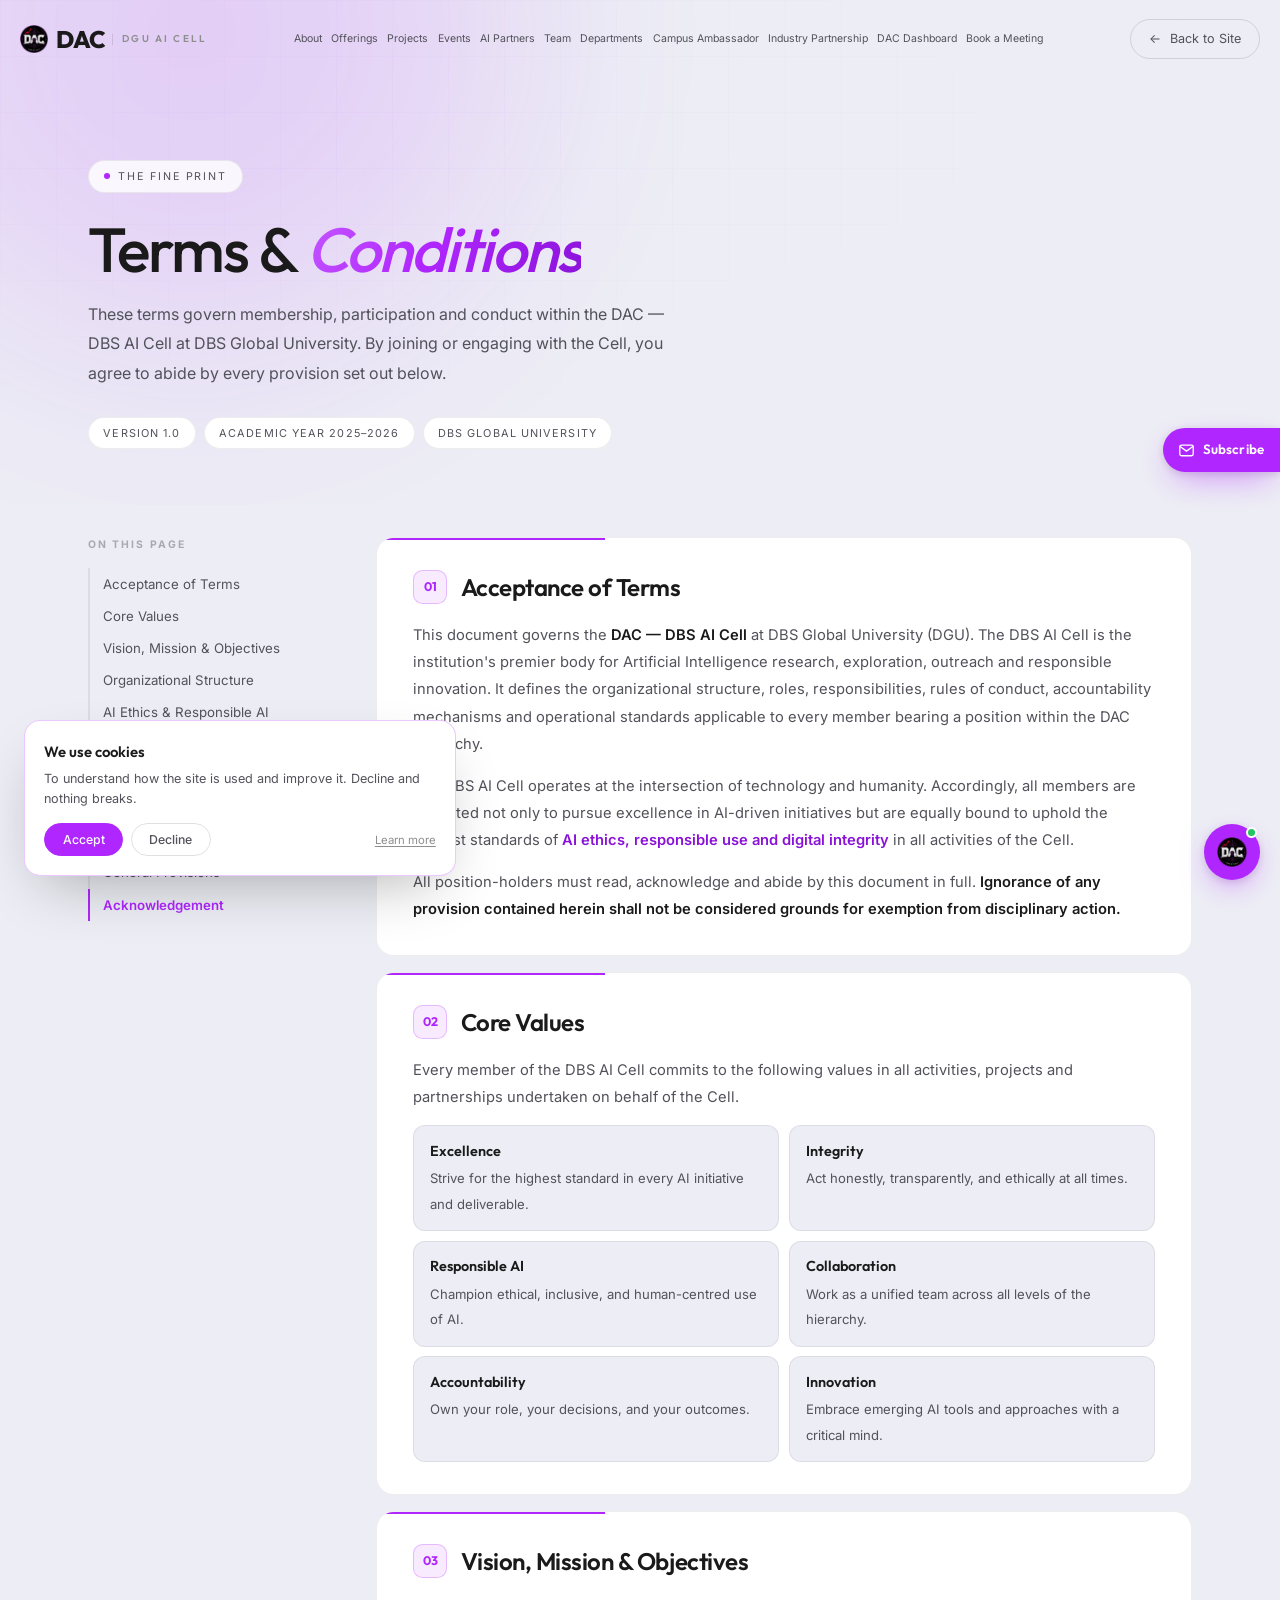
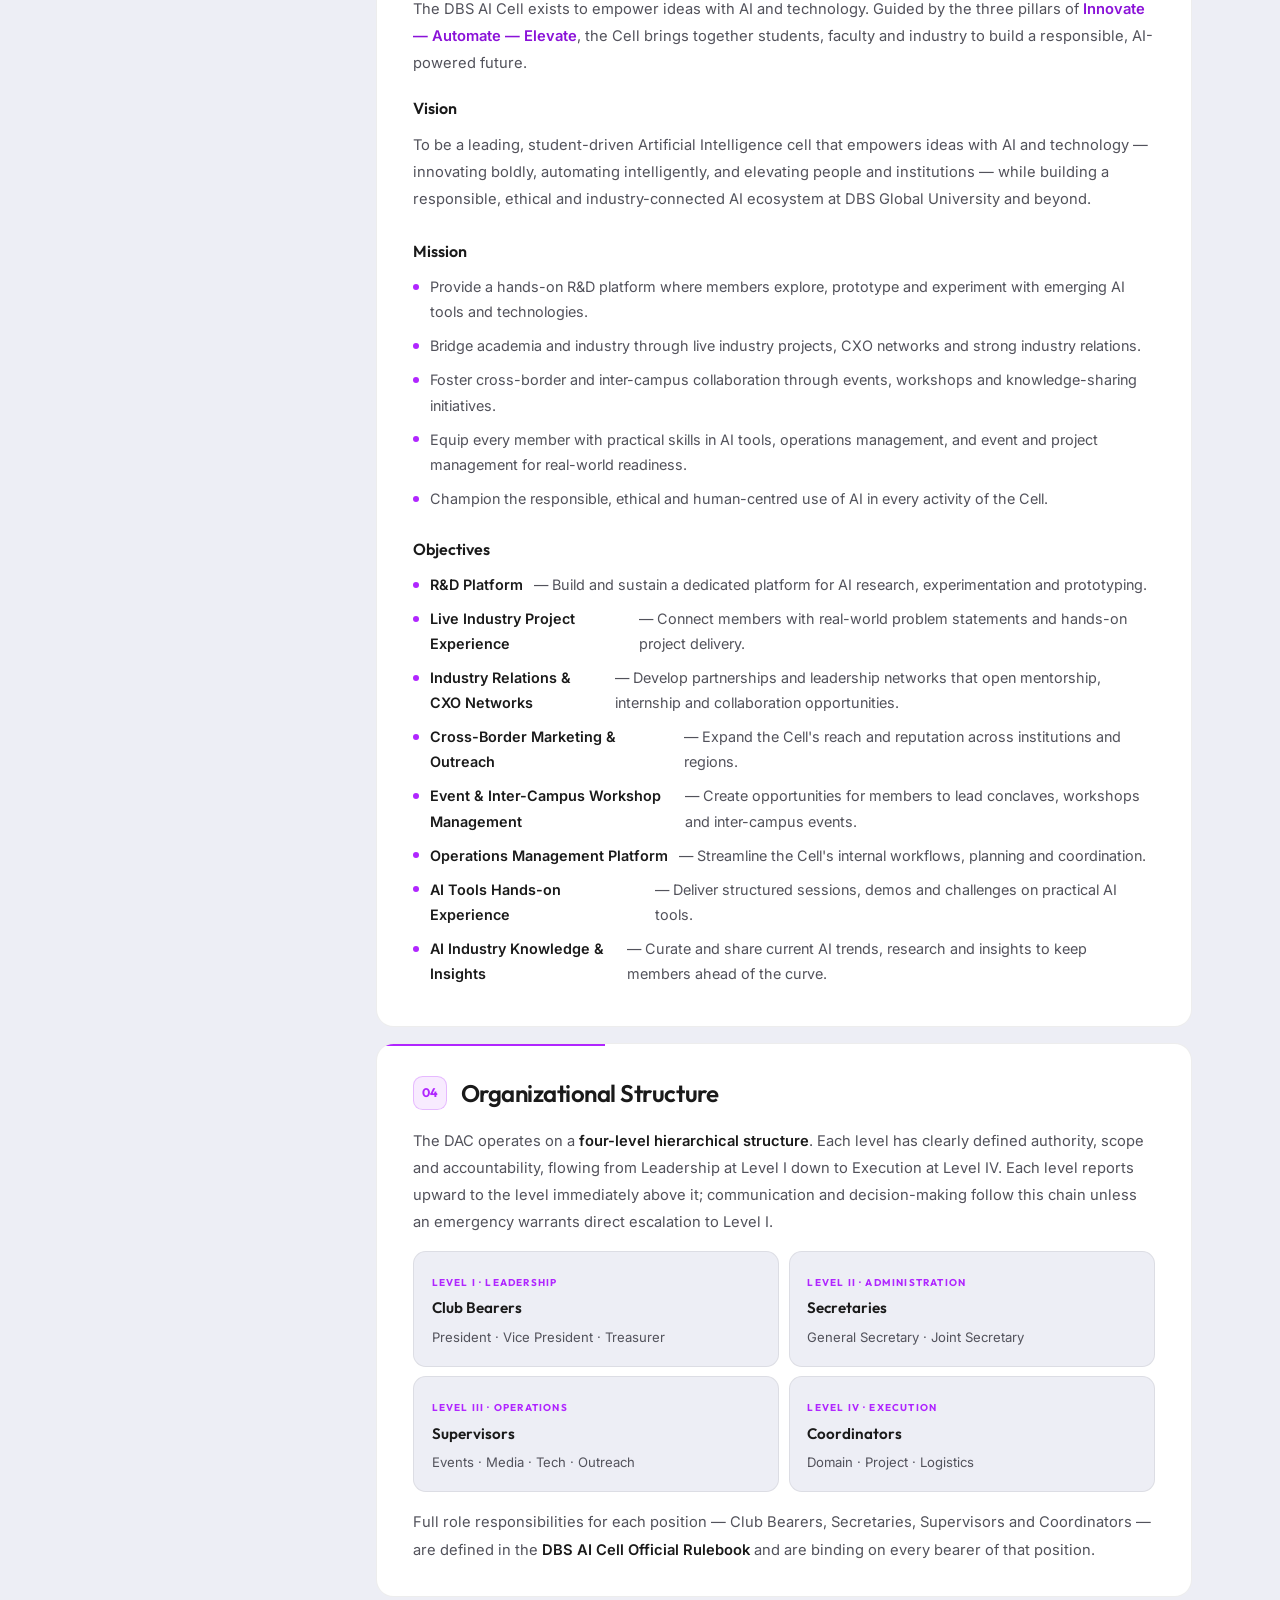
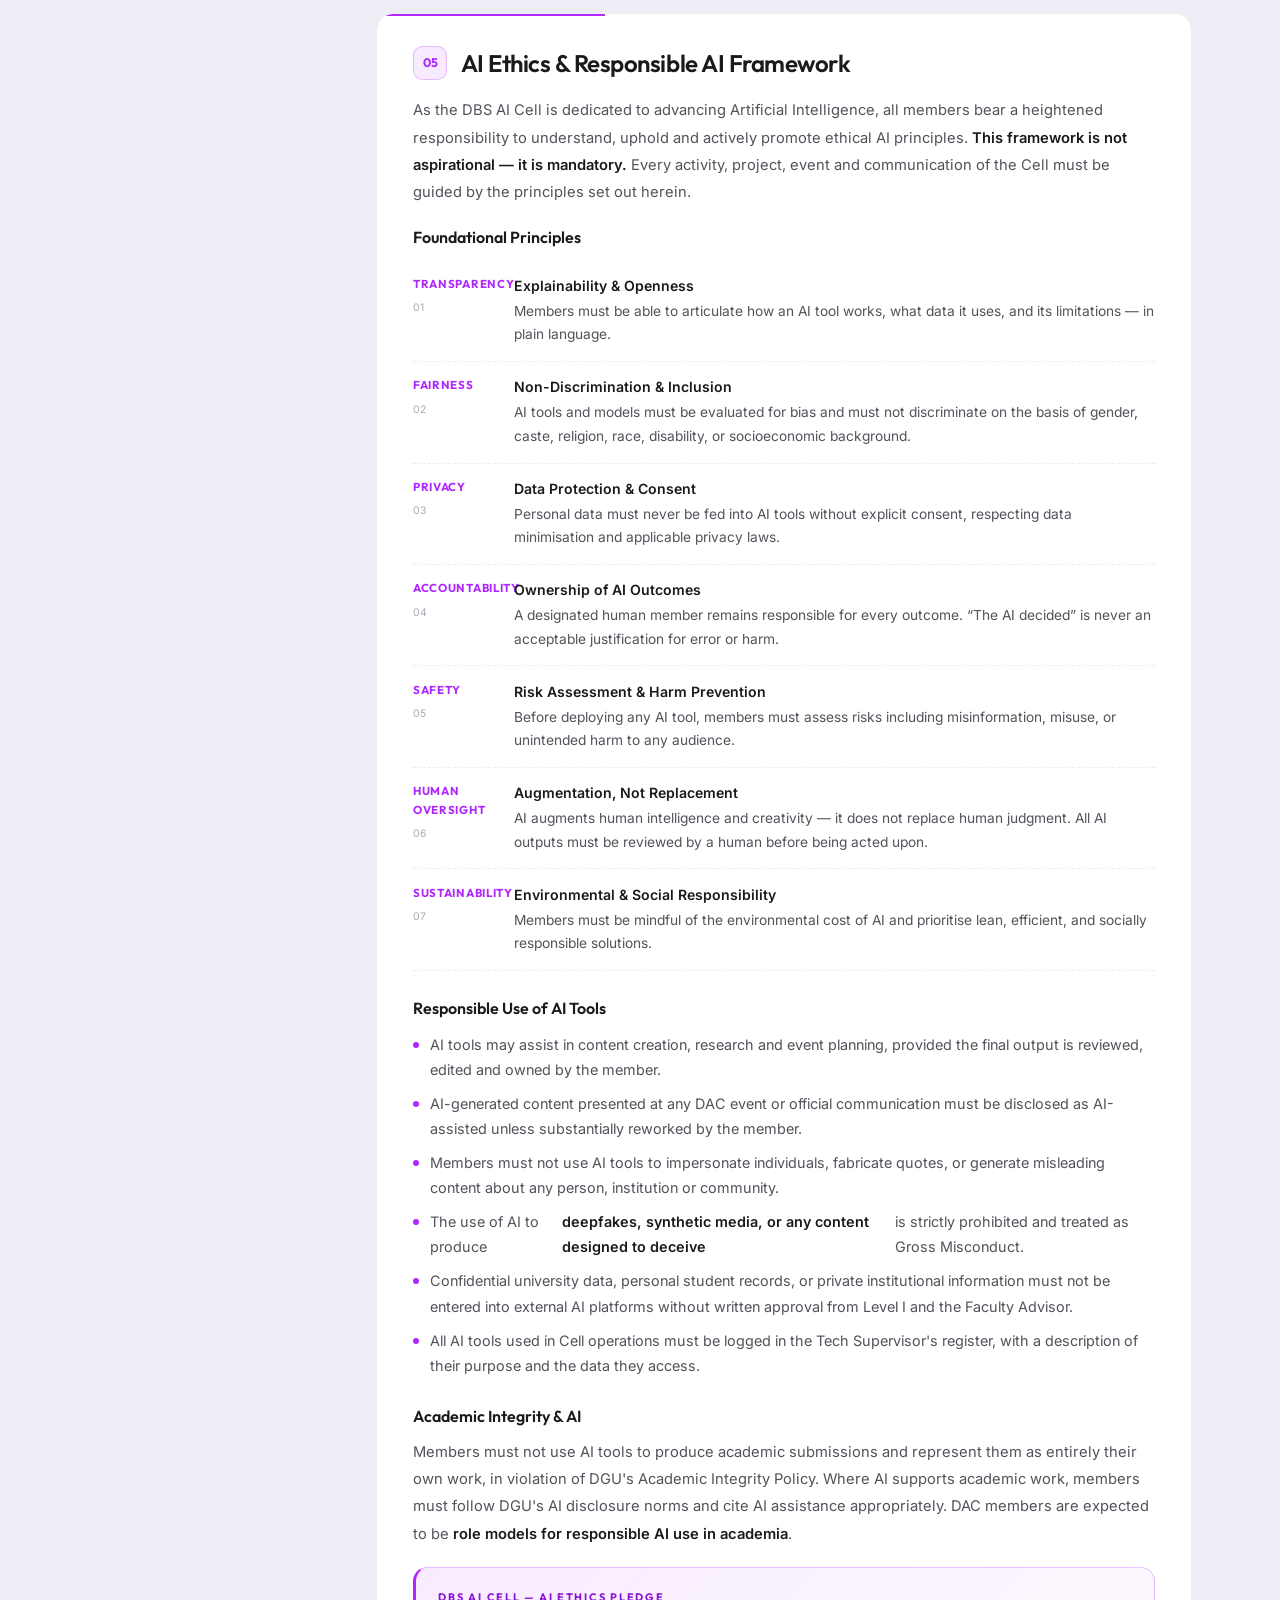
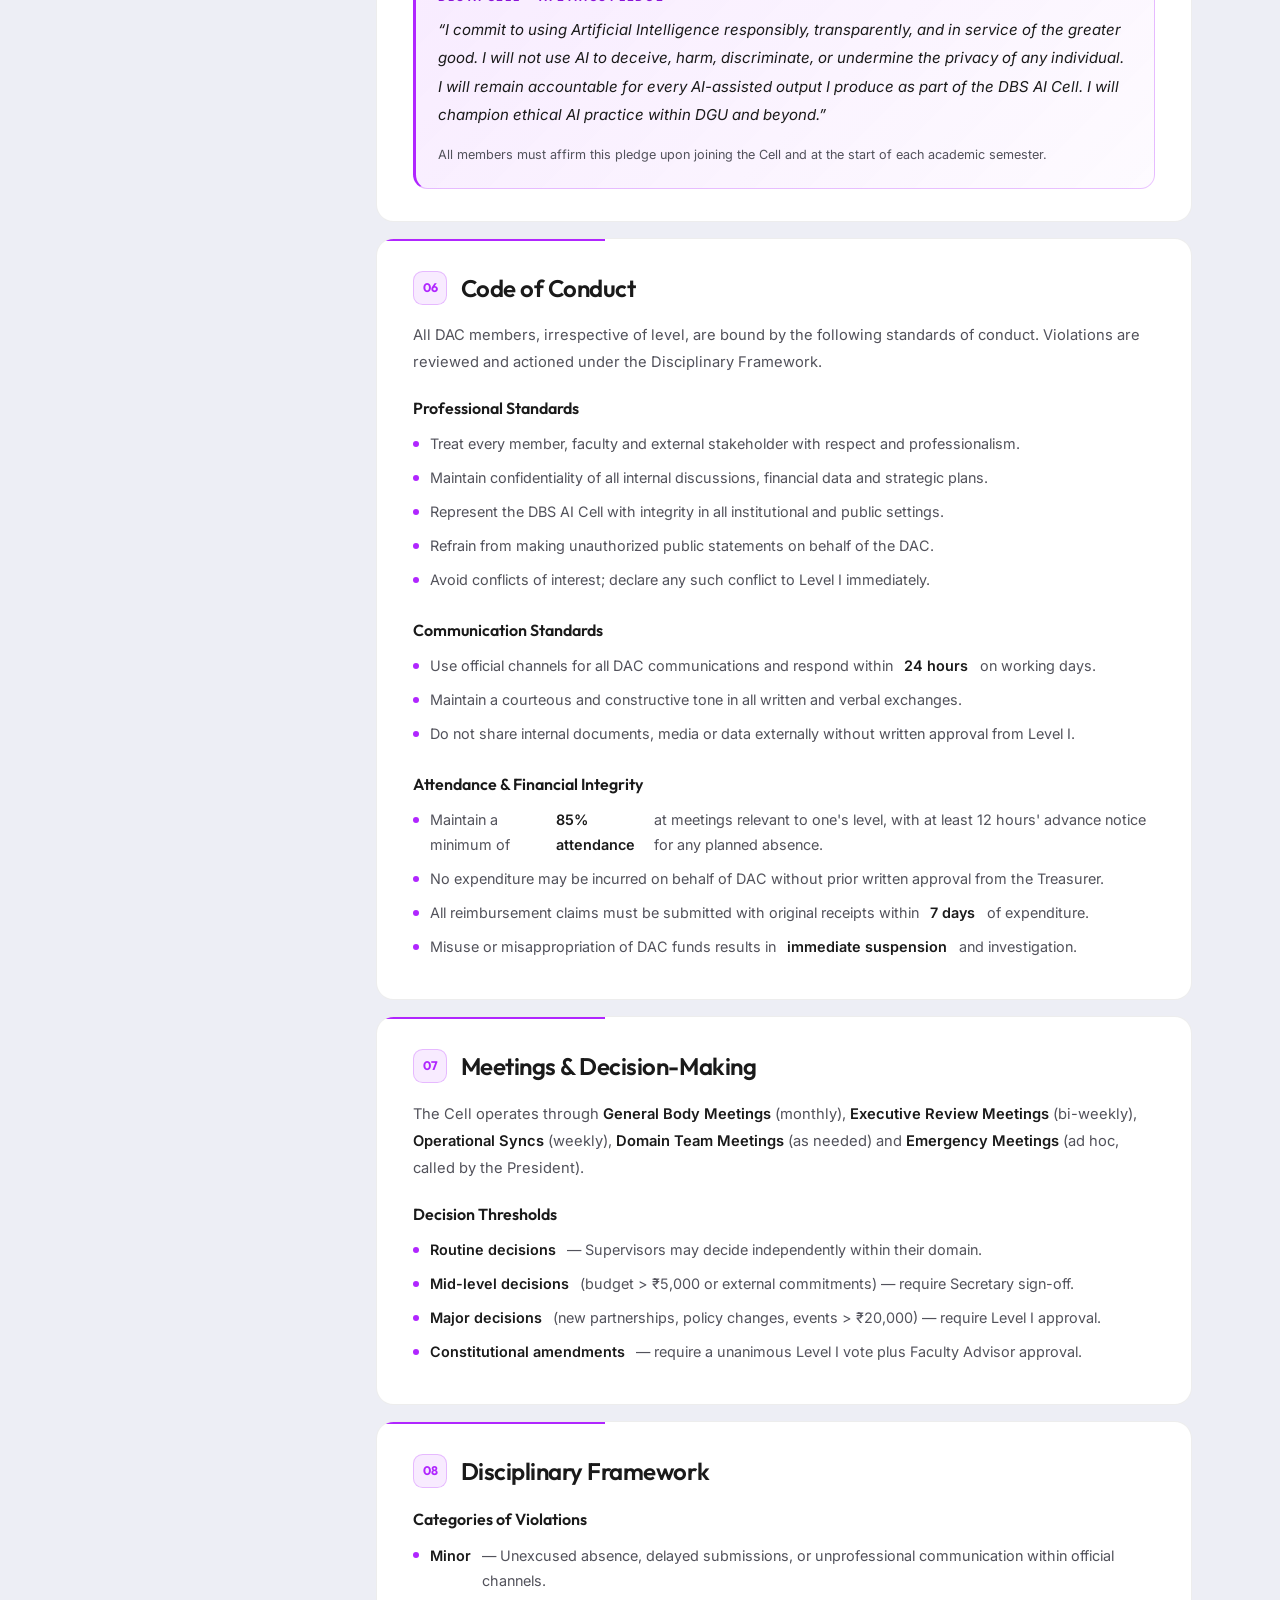
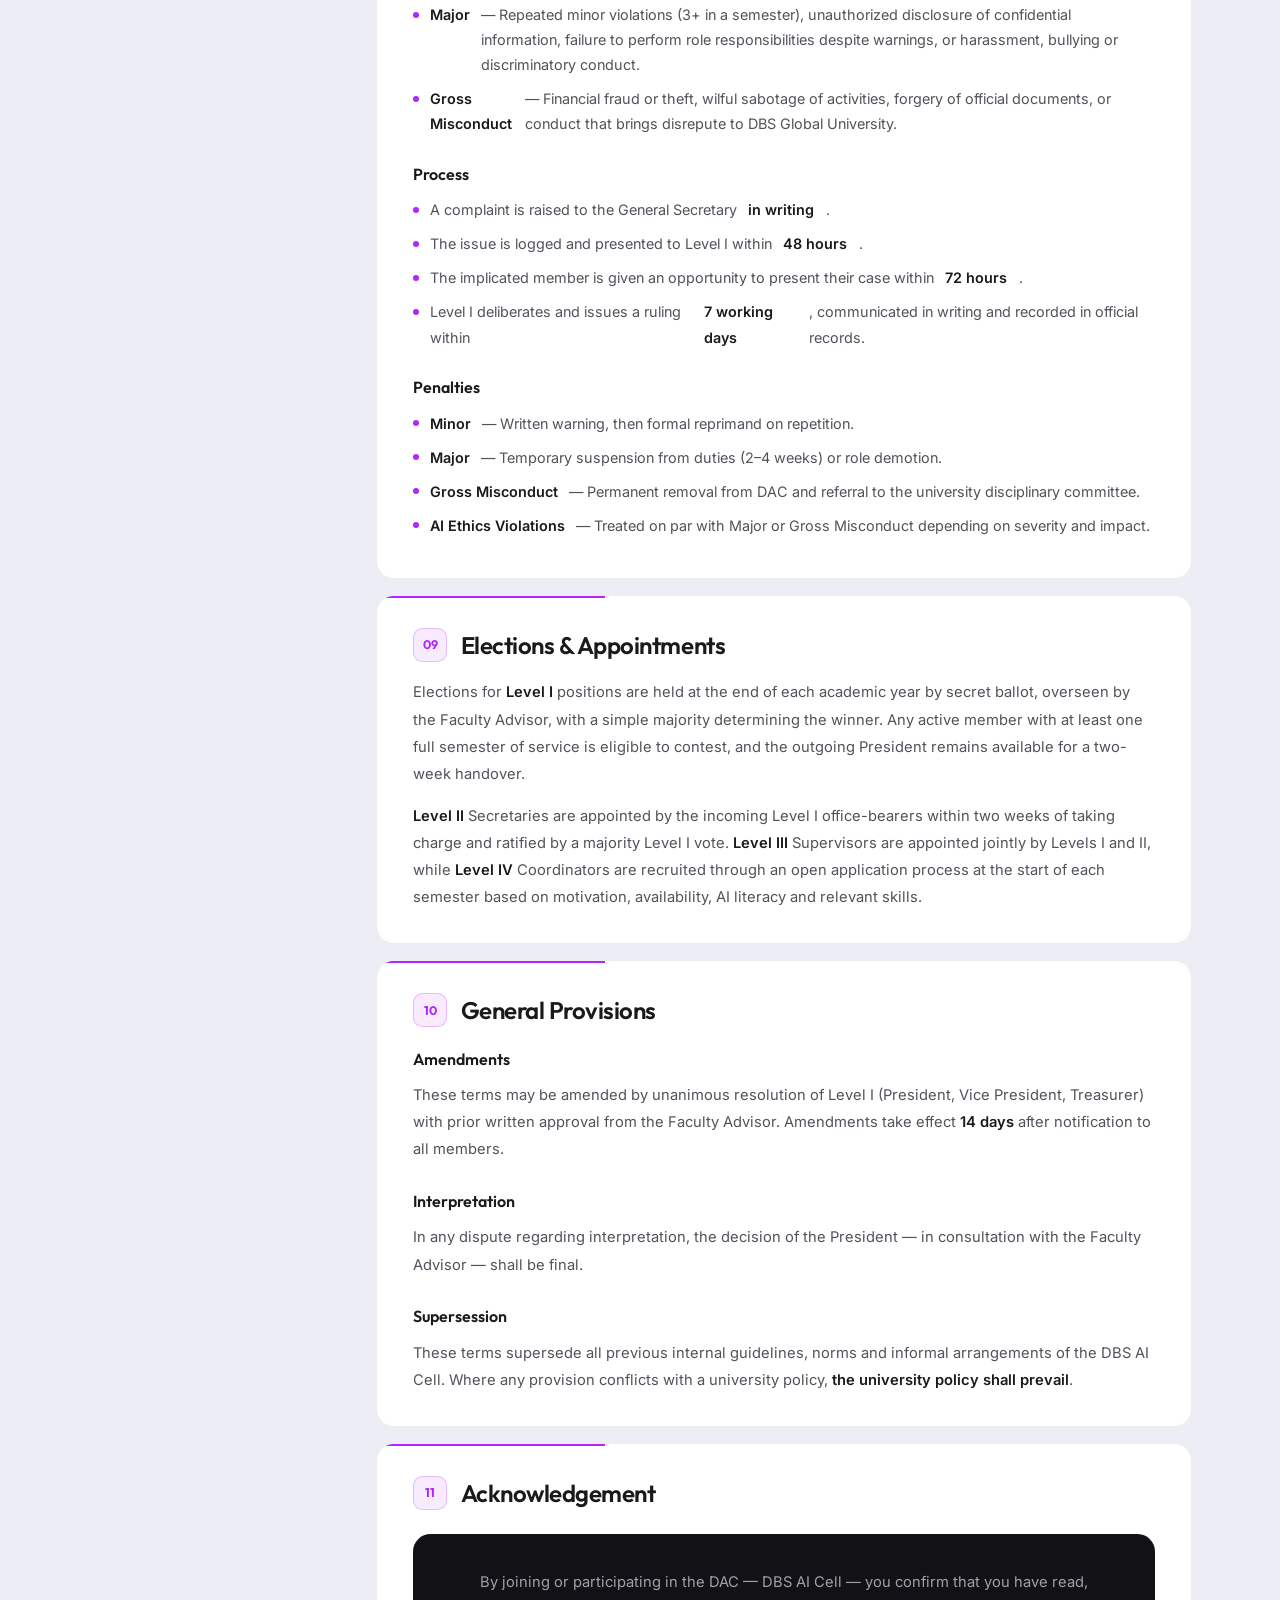
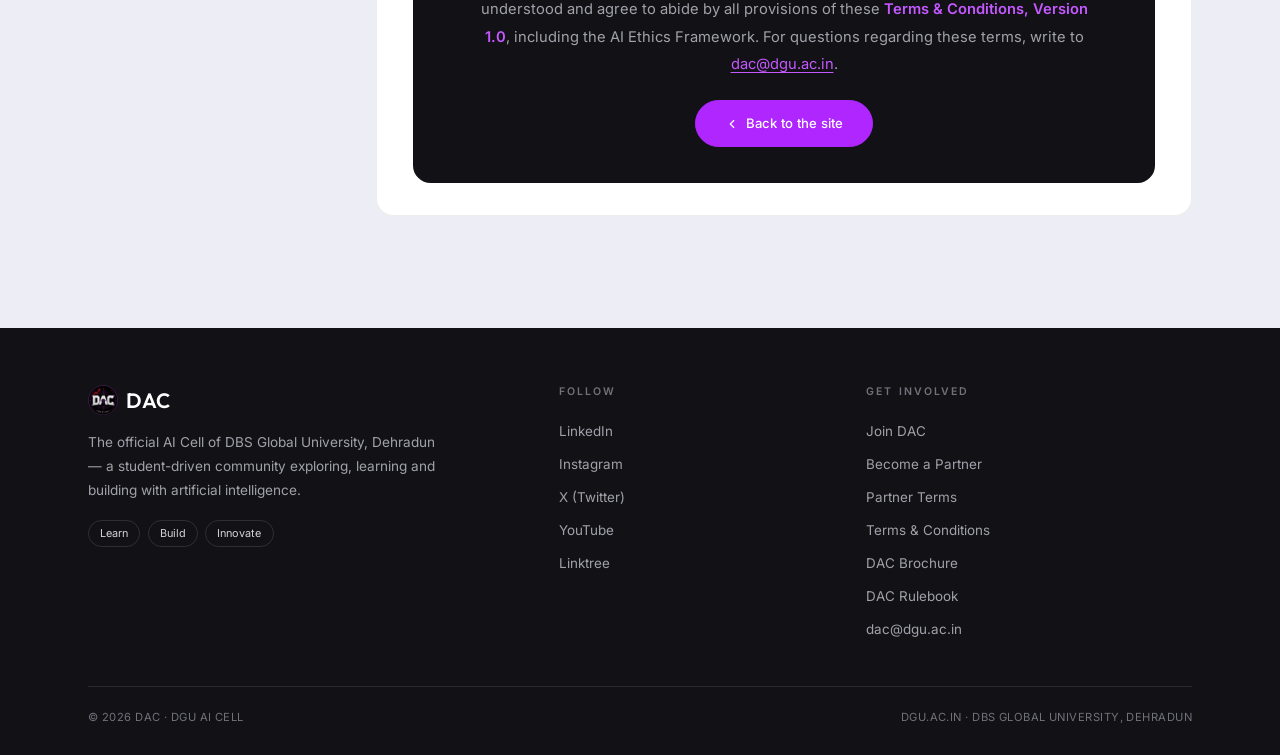
<file: terms.html>
<!DOCTYPE html>
<html lang="en">
<head>
<meta charset="UTF-8"/>
<meta name="viewport" content="width=device-width, initial-scale=1.0"/>
<title>Terms &amp; Conditions — DAC · DGU AI Cell</title>
<meta name="description" content="Terms and Conditions for the DAC — DBS AI Cell at DBS Global University: membership, conduct, AI ethics framework and disciplinary policy."/>
<meta name="theme-color" content="#EDEEF5"/>
<link rel="icon" type="image/png" href="./assets/img/dac-mark.png"/>
<link rel="preconnect" href="https://fonts.googleapis.com">
<link rel="preconnect" href="https://fonts.gstatic.com" crossorigin>
<link href="https://fonts.googleapis.com/css2?family=Inter:wght@300;400;500;600&family=Outfit:wght@400;500;600;700&display=swap" rel="stylesheet"/>
<link rel="stylesheet" href="./assets/css/site.css"/>
    <link rel="stylesheet" href="./assets/css/page-terms.css"/>

</head>
<body>
<!-- ══════════════════════════════════════════════════════════════════════════
     DAC SITE CONFIG   —   EDIT HERE, NOT IN THE CODE BELOW
     ══════════════════════════════════════════════════════════════════════════
     Everything on this page that changes regularly is a value in this block.
     Change a number here and it updates everywhere on the page at once — the
     big animated counter, the robot's speech bubble, the chatbot's answers.

     This block MUST stay above every other script on the page.
     Copy the same edit into all 7 HTML files to keep the site consistent.

     Full instructions: see EDITING_GUIDE.md in the repo root.
     ══════════════════════════════════════════════════════════════════════════ -->
<script src="./assets/js/config.js"></script>

<div id="bar"></div>

<nav id="nav">
  <div class="nav-in">
    <a class="brand" href="./index.html">
      <img src="./assets/img/dac-logo.png" alt="" aria-hidden="true" draggable="false"/><b>DAC</b><i>DGU AI Cell</i>
    </a>
    <div class="nav-links"><a href="./index.html#about">About</a><a href="./index.html#offerings">Offerings</a><a href="./index.html#projects">Projects</a><a href="./index.html#events">Events</a><a href="./index.html#partners">AI Partners</a><a href="./index.html#team">Team</a><a href="./departments.html">Departments</a><a href="./campus-ambassador.html">Campus Ambassador</a><a href="./become-a-partner.html">Industry Partnership</a><a href="https://dgu-dac.base44.app/" target="_blank" rel="noreferrer">DAC Dashboard</a><a href="./book-meeting.html">Book a Meeting</a></div>
    <div class="nav-act">
      <a class="ghost" href="./index.html">&larr;<span>&nbsp;Back to Site</span></a>
      <button class="burger" id="burger" aria-label="Open menu" aria-expanded="false">
        <div><span></span><span></span><span></span></div>
      </button>
    </div>
  </div>
</nav>

<div class="menu" id="menu" role="dialog" aria-modal="true" aria-label="Menu">
  <div class="menu-top">
    <a class="brand" href="./index.html"><img src="./assets/img/dac-logo.png" alt="" aria-hidden="true"/><b>DAC</b><i>DGU AI Cell</i></a>
    <button class="menu-x" id="menuX" aria-label="Close menu">&#10005;</button>
  </div>
  <div class="menu-list">
    <a href="./index.html">Home <span>&rarr;</span></a>
    <a href="./index.html#about">About <span>&rarr;</span></a><a href="./index.html#offerings">Offerings <span>&rarr;</span></a><a href="./index.html#projects">Projects <span>&rarr;</span></a><a href="./index.html#events">Events <span>&rarr;</span></a><a href="./index.html#partners">AI Partners <span>&rarr;</span></a><a href="./index.html#team">Team <span>&rarr;</span></a>
    <a href="./departments.html">Departments <span>&rarr;</span></a><a href="./campus-ambassador.html">Campus Ambassador <span>&rarr;</span></a><a href="./become-a-partner.html">Industry Partnership <span>&rarr;</span></a>
    <a href="https://dgu-dac.base44.app/" target="_blank" rel="noreferrer">DAC Dashboard <span>&rarr;</span></a>
    <a href="./join-dac.html">Join DAC <span>&rarr;</span></a>
    <a href="./book-meeting.html">Book a Meeting <span>&rarr;</span></a>
    <a class="menu-cta" href="./become-a-partner.html">Become a Partner</a>
  </div>
</div>

<header class="hero">
  <div class="g"></div><div class="w"></div>
  <div class="wrap in">
    <div class="pill rv"><span class="d"></span>The Fine Print</div>
    <h1 class="rv">Terms &amp; <em>Conditions</em></h1>
    <p class="lede rv">
      These terms govern membership, participation and conduct within the
      DAC &mdash; DBS AI Cell at DBS Global University. By joining or engaging with
      the Cell, you agree to abide by every provision set out below.
    </p>
    <div class="meta rv">
      <span>Version 1.0</span><span>Academic Year 2025&ndash;2026</span><span>DBS Global University</span>
    </div>
  </div>
</header>

<main class="doc">
  <div class="wrap">
    <div class="doc-cols">

      <aside class="toc">
        <h4>On this page</h4>
        <a href="#s1">Acceptance of Terms</a><a href="#s2">Core Values</a><a href="#s3">Vision, Mission & Objectives</a><a href="#s4">Organizational Structure</a><a href="#s5">AI Ethics & Responsible AI</a><a href="#s6">Code of Conduct</a><a href="#s7">Meetings & Decisions</a><a href="#s8">Disciplinary Framework</a><a href="#s9">Elections & Appointments</a><a href="#s10">General Provisions</a><a href="#s11">Acknowledgement</a>
      </aside>

      <div>
        
<section class="sec rv" id="s1">
  <div class="sec-h"><div class="sec-n">01</div><h2>Acceptance of Terms</h2></div>
  
          <p>This document governs the <b>DAC &mdash; DBS AI Cell</b> at DBS Global University (DGU).
            The DBS AI Cell is the institution's premier body for Artificial Intelligence research,
            exploration, outreach and responsible innovation. It defines the organizational structure,
            roles, responsibilities, rules of conduct, accountability mechanisms and operational
            standards applicable to every member bearing a position within the DAC hierarchy.</p>
          <p>The DBS AI Cell operates at the intersection of technology and humanity. Accordingly, all
            members are expected not only to pursue excellence in AI-driven initiatives but are equally
            bound to uphold the highest standards of <span class="hi">AI ethics, responsible use and
            digital integrity</span> in all activities of the Cell.</p>
          <p>All position-holders must read, acknowledge and abide by this document in full.
            <b>Ignorance of any provision contained herein shall not be considered grounds for
            exemption from disciplinary action.</b></p>
</section>

        
<section class="sec rv" id="s2">
  <div class="sec-h"><div class="sec-n">02</div><h2>Core Values</h2></div>
  
          <p>Every member of the DBS AI Cell commits to the following values in all activities,
             projects and partnerships undertaken on behalf of the Cell.</p>
          <div class="grid2">
            <div class="mini"><b>Excellence</b><span>Strive for the highest standard in every AI initiative and deliverable.</span></div><div class="mini"><b>Integrity</b><span>Act honestly, transparently, and ethically at all times.</span></div><div class="mini"><b>Responsible AI</b><span>Champion ethical, inclusive, and human-centred use of AI.</span></div><div class="mini"><b>Collaboration</b><span>Work as a unified team across all levels of the hierarchy.</span></div><div class="mini"><b>Accountability</b><span>Own your role, your decisions, and your outcomes.</span></div><div class="mini"><b>Innovation</b><span>Embrace emerging AI tools and approaches with a critical mind.</span></div>
          </div>
</section>

        
<section class="sec rv" id="s3">
  <div class="sec-h"><div class="sec-n">03</div><h2>Vision, Mission &amp; Objectives</h2></div>
  
          <p>The DBS AI Cell exists to empower ideas with AI and technology. Guided by the three pillars
             of <span class="hi">Innovate &mdash; Automate &mdash; Elevate</span>, the Cell brings together
             students, faculty and industry to build a responsible, AI-powered future.</p>
          <h3>Vision</h3>
          <p>To be a leading, student-driven Artificial Intelligence cell that empowers ideas with AI and
             technology &mdash; innovating boldly, automating intelligently, and elevating people and
             institutions &mdash; while building a responsible, ethical and industry-connected AI ecosystem
             at DBS Global University and beyond.</p>
          <h3>Mission</h3>
          <ul class="rules"><li>Provide a hands-on R&amp;D platform where members explore, prototype and experiment with emerging AI tools and technologies.</li><li>Bridge academia and industry through live industry projects, CXO networks and strong industry relations.</li><li>Foster cross-border and inter-campus collaboration through events, workshops and knowledge-sharing initiatives.</li><li>Equip every member with practical skills in AI tools, operations management, and event and project management for real-world readiness.</li><li>Champion the responsible, ethical and human-centred use of AI in every activity of the Cell.</li></ul>
          <h3>Objectives</h3>
          <ul class="rules"><li><b>R&amp;D Platform</b> &mdash; Build and sustain a dedicated platform for AI research, experimentation and prototyping.</li><li><b>Live Industry Project Experience</b> &mdash; Connect members with real-world problem statements and hands-on project delivery.</li><li><b>Industry Relations &amp; CXO Networks</b> &mdash; Develop partnerships and leadership networks that open mentorship, internship and collaboration opportunities.</li><li><b>Cross-Border Marketing &amp; Outreach</b> &mdash; Expand the Cell's reach and reputation across institutions and regions.</li><li><b>Event &amp; Inter-Campus Workshop Management</b> &mdash; Create opportunities for members to lead conclaves, workshops and inter-campus events.</li><li><b>Operations Management Platform</b> &mdash; Streamline the Cell's internal workflows, planning and coordination.</li><li><b>AI Tools Hands-on Experience</b> &mdash; Deliver structured sessions, demos and challenges on practical AI tools.</li><li><b>AI Industry Knowledge &amp; Insights</b> &mdash; Curate and share current AI trends, research and insights to keep members ahead of the curve.</li></ul>
</section>

        
<section class="sec rv" id="s4">
  <div class="sec-h"><div class="sec-n">04</div><h2>Organizational Structure</h2></div>
  
          <p>The DAC operates on a <b>four-level hierarchical structure</b>. Each level has clearly
             defined authority, scope and accountability, flowing from Leadership at Level I down to
             Execution at Level IV. Each level reports upward to the level immediately above it;
             communication and decision-making follow this chain unless an emergency warrants direct
             escalation to Level I.</p>
          <div class="levels">
            <div class="lvl"><span class="tag">Level I &middot; Leadership</span><b>Club Bearers</b><span>President &middot; Vice President &middot; Treasurer</span></div><div class="lvl"><span class="tag">Level II &middot; Administration</span><b>Secretaries</b><span>General Secretary &middot; Joint Secretary</span></div><div class="lvl"><span class="tag">Level III &middot; Operations</span><b>Supervisors</b><span>Events &middot; Media &middot; Tech &middot; Outreach</span></div><div class="lvl"><span class="tag">Level IV &middot; Execution</span><b>Coordinators</b><span>Domain &middot; Project &middot; Logistics</span></div>
          </div>
          <p style="margin-top:1.1rem">Full role responsibilities for each position &mdash; Club Bearers,
             Secretaries, Supervisors and Coordinators &mdash; are defined in the
             <b>DBS AI Cell Official Rulebook</b> and are binding on every bearer of that position.</p>
</section>

        
<section class="sec rv" id="s5">
  <div class="sec-h"><div class="sec-n">05</div><h2>AI Ethics &amp; Responsible AI Framework</h2></div>
  
          <p>As the DBS AI Cell is dedicated to advancing Artificial Intelligence, all members bear a
             heightened responsibility to understand, uphold and actively promote ethical AI principles.
             <b>This framework is not aspirational &mdash; it is mandatory.</b> Every activity, project,
             event and communication of the Cell must be guided by the principles set out herein.</p>

          <h3>Foundational Principles</h3>
          <div class="princ">
              <div class="k"><b>Transparency</b><i>01</i></div>
              <div class="v"><b>Explainability &amp; Openness</b><p>Members must be able to articulate how an AI tool works, what data it uses, and its limitations &mdash; in plain language.</p></div>
            </div><div class="princ">
              <div class="k"><b>Fairness</b><i>02</i></div>
              <div class="v"><b>Non-Discrimination &amp; Inclusion</b><p>AI tools and models must be evaluated for bias and must not discriminate on the basis of gender, caste, religion, race, disability, or socioeconomic background.</p></div>
            </div><div class="princ">
              <div class="k"><b>Privacy</b><i>03</i></div>
              <div class="v"><b>Data Protection &amp; Consent</b><p>Personal data must never be fed into AI tools without explicit consent, respecting data minimisation and applicable privacy laws.</p></div>
            </div><div class="princ">
              <div class="k"><b>Accountability</b><i>04</i></div>
              <div class="v"><b>Ownership of AI Outcomes</b><p>A designated human member remains responsible for every outcome. &ldquo;The AI decided&rdquo; is never an acceptable justification for error or harm.</p></div>
            </div><div class="princ">
              <div class="k"><b>Safety</b><i>05</i></div>
              <div class="v"><b>Risk Assessment &amp; Harm Prevention</b><p>Before deploying any AI tool, members must assess risks including misinformation, misuse, or unintended harm to any audience.</p></div>
            </div><div class="princ">
              <div class="k"><b>Human Oversight</b><i>06</i></div>
              <div class="v"><b>Augmentation, Not Replacement</b><p>AI augments human intelligence and creativity &mdash; it does not replace human judgment. All AI outputs must be reviewed by a human before being acted upon.</p></div>
            </div><div class="princ">
              <div class="k"><b>Sustainability</b><i>07</i></div>
              <div class="v"><b>Environmental &amp; Social Responsibility</b><p>Members must be mindful of the environmental cost of AI and prioritise lean, efficient, and socially responsible solutions.</p></div>
            </div>

          <h3>Responsible Use of AI Tools</h3>
          <ul class="rules"><li>AI tools may assist in content creation, research and event planning, provided the final output is reviewed, edited and owned by the member.</li><li>AI-generated content presented at any DAC event or official communication must be disclosed as AI-assisted unless substantially reworked by the member.</li><li>Members must not use AI tools to impersonate individuals, fabricate quotes, or generate misleading content about any person, institution or community.</li><li>The use of AI to produce <b>deepfakes, synthetic media, or any content designed to deceive</b> is strictly prohibited and treated as Gross Misconduct.</li><li>Confidential university data, personal student records, or private institutional information must not be entered into external AI platforms without written approval from Level I and the Faculty Advisor.</li><li>All AI tools used in Cell operations must be logged in the Tech Supervisor's register, with a description of their purpose and the data they access.</li></ul>

          <h3>Academic Integrity &amp; AI</h3>
          <p>Members must not use AI tools to produce academic submissions and represent them as entirely
             their own work, in violation of DGU's Academic Integrity Policy. Where AI supports academic
             work, members must follow DGU's AI disclosure norms and cite AI assistance appropriately.
             DAC members are expected to be <b>role models for responsible AI use in academia</b>.</p>

          <div class="pledge">
            <h4>DBS AI Cell &mdash; AI Ethics Pledge</h4>
            <p>&ldquo;I commit to using Artificial Intelligence responsibly, transparently, and in service
               of the greater good. I will not use AI to deceive, harm, discriminate, or undermine the
               privacy of any individual. I will remain accountable for every AI-assisted output I produce
               as part of the DBS AI Cell. I will champion ethical AI practice within DGU and beyond.&rdquo;</p>
            <small>All members must affirm this pledge upon joining the Cell and at the start of each academic semester.</small>
          </div>
</section>

        
<section class="sec rv" id="s6">
  <div class="sec-h"><div class="sec-n">06</div><h2>Code of Conduct</h2></div>
  
          <p>All DAC members, irrespective of level, are bound by the following standards of conduct.
             Violations are reviewed and actioned under the Disciplinary Framework.</p>
          <h3>Professional Standards</h3>
          <ul class="rules"><li>Treat every member, faculty and external stakeholder with respect and professionalism.</li><li>Maintain confidentiality of all internal discussions, financial data and strategic plans.</li><li>Represent the DBS AI Cell with integrity in all institutional and public settings.</li><li>Refrain from making unauthorized public statements on behalf of the DAC.</li><li>Avoid conflicts of interest; declare any such conflict to Level I immediately.</li></ul>
          <h3>Communication Standards</h3>
          <ul class="rules"><li>Use official channels for all DAC communications and respond within <b>24 hours</b> on working days.</li><li>Maintain a courteous and constructive tone in all written and verbal exchanges.</li><li>Do not share internal documents, media or data externally without written approval from Level I.</li></ul>
          <h3>Attendance &amp; Financial Integrity</h3>
          <ul class="rules"><li>Maintain a minimum of <b>85% attendance</b> at meetings relevant to one's level, with at least 12 hours' advance notice for any planned absence.</li><li>No expenditure may be incurred on behalf of DAC without prior written approval from the Treasurer.</li><li>All reimbursement claims must be submitted with original receipts within <b>7 days</b> of expenditure.</li><li>Misuse or misappropriation of DAC funds results in <b>immediate suspension</b> and investigation.</li></ul>
</section>

        
<section class="sec rv" id="s7">
  <div class="sec-h"><div class="sec-n">07</div><h2>Meetings &amp; Decision-Making</h2></div>
  
          <p>The Cell operates through <b>General Body Meetings</b> (monthly), <b>Executive Review
             Meetings</b> (bi-weekly), <b>Operational Syncs</b> (weekly), <b>Domain Team Meetings</b>
             (as needed) and <b>Emergency Meetings</b> (ad hoc, called by the President).</p>
          <h3>Decision Thresholds</h3>
          <ul class="rules"><li><b>Routine decisions</b> &mdash; Supervisors may decide independently within their domain.</li><li><b>Mid-level decisions</b> (budget &gt; &#8377;5,000 or external commitments) &mdash; require Secretary sign-off.</li><li><b>Major decisions</b> (new partnerships, policy changes, events &gt; &#8377;20,000) &mdash; require Level I approval.</li><li><b>Constitutional amendments</b> &mdash; require a unanimous Level I vote plus Faculty Advisor approval.</li></ul>
</section>

        
<section class="sec rv" id="s8">
  <div class="sec-h"><div class="sec-n">08</div><h2>Disciplinary Framework</h2></div>
  
          <h3>Categories of Violations</h3>
          <ul class="rules"><li><b>Minor</b> &mdash; Unexcused absence, delayed submissions, or unprofessional communication within official channels.</li><li><b>Major</b> &mdash; Repeated minor violations (3+ in a semester), unauthorized disclosure of confidential information, failure to perform role responsibilities despite warnings, or harassment, bullying or discriminatory conduct.</li><li><b>Gross Misconduct</b> &mdash; Financial fraud or theft, wilful sabotage of activities, forgery of official documents, or conduct that brings disrepute to DBS Global University.</li></ul>
          <h3>Process</h3>
          <ul class="rules"><li>A complaint is raised to the General Secretary <b>in writing</b>.</li><li>The issue is logged and presented to Level I within <b>48 hours</b>.</li><li>The implicated member is given an opportunity to present their case within <b>72 hours</b>.</li><li>Level I deliberates and issues a ruling within <b>7 working days</b>, communicated in writing and recorded in official records.</li></ul>
          <h3>Penalties</h3>
          <ul class="rules"><li><b>Minor</b> &mdash; Written warning, then formal reprimand on repetition.</li><li><b>Major</b> &mdash; Temporary suspension from duties (2&ndash;4 weeks) or role demotion.</li><li><b>Gross Misconduct</b> &mdash; Permanent removal from DAC and referral to the university disciplinary committee.</li><li><b>AI Ethics Violations</b> &mdash; Treated on par with Major or Gross Misconduct depending on severity and impact.</li></ul>
</section>

        
<section class="sec rv" id="s9">
  <div class="sec-h"><div class="sec-n">09</div><h2>Elections &amp; Appointments</h2></div>
  
          <p>Elections for <b>Level I</b> positions are held at the end of each academic year by secret
             ballot, overseen by the Faculty Advisor, with a simple majority determining the winner. Any
             active member with at least one full semester of service is eligible to contest, and the
             outgoing President remains available for a two-week handover.</p>
          <p><b>Level II</b> Secretaries are appointed by the incoming Level I office-bearers within two
             weeks of taking charge and ratified by a majority Level I vote. <b>Level III</b> Supervisors
             are appointed jointly by Levels I and II, while <b>Level IV</b> Coordinators are recruited
             through an open application process at the start of each semester based on motivation,
             availability, AI literacy and relevant skills.</p>
</section>

        
<section class="sec rv" id="s10">
  <div class="sec-h"><div class="sec-n">10</div><h2>General Provisions</h2></div>
  
          <h3>Amendments</h3>
          <p>These terms may be amended by unanimous resolution of Level I (President, Vice President,
             Treasurer) with prior written approval from the Faculty Advisor. Amendments take effect
             <b>14 days</b> after notification to all members.</p>
          <h3>Interpretation</h3>
          <p>In any dispute regarding interpretation, the decision of the President &mdash; in consultation
             with the Faculty Advisor &mdash; shall be final.</p>
          <h3>Supersession</h3>
          <p>These terms supersede all previous internal guidelines, norms and informal arrangements of the
             DBS AI Cell. Where any provision conflicts with a university policy,
             <b>the university policy shall prevail</b>.</p>
</section>

        <section class="sec rv" id="s11">
          <div class="sec-h"><div class="sec-n">11</div><h2>Acknowledgement</h2></div>
          <div class="ack">
            <p>By joining or participating in the DAC &mdash; DBS AI Cell &mdash; you confirm that you have
               read, understood and agree to abide by all provisions of these
               <b>Terms &amp; Conditions, Version 1.0</b>, including the AI Ethics Framework.
               For questions regarding these terms, write to
               <a class="mail" href="mailto:dac@dgu.ac.in">dac@dgu.ac.in</a>.</p>
            <a class="go" href="./index.html">
              <svg viewBox="0 0 24 24" width="14" height="14" fill="none" stroke="currentColor" stroke-width="2"
                   stroke-linecap="round" stroke-linejoin="round"><polyline points="15 18 9 12 15 6"/></svg>
              Back to the site
            </a>
          </div>
        </section>

      </div>
    </div>
  </div>
</main>

<footer>
  <div class="wrap">
    <div class="fg">
      <div>
        <div class="fb"><img src="./assets/img/dac-logo.png" alt="" aria-hidden="true"/><b>DAC</b></div>
        <p class="fa">The official AI Cell of DBS Global University, Dehradun — a student-driven community exploring, learning and building with artificial intelligence.</p>
        <div class="ft"><span>Learn</span><span>Build</span><span>Innovate</span></div>
      </div>
      <div class="col">
        <h4>Follow</h4>
        <div class="fl">
          <a href="https://www.linkedin.com/in/dgu-ai-cell-a3049640a/" target="_blank" rel="noreferrer">LinkedIn</a>
          <a href="https://instagram.com/dac.dgu" target="_blank" rel="noreferrer">Instagram</a>
          <a href="https://twitter.com/dac_dgu" target="_blank" rel="noreferrer">X (Twitter)</a>
          <a href="https://youtube.com/@DACXDGU" target="_blank" rel="noreferrer">YouTube</a>
          <a href="https://linktr.ee/dgu.dac" target="_blank" rel="noreferrer">Linktree</a>
        </div>
      </div>
      <div class="col">
        <h4>Get involved</h4>
        <div class="fl">
          <a href="./join-dac.html">Join DAC</a>
          <a href="./become-a-partner.html">Become a Partner</a>
          <a href="./partner-terms.html">Partner Terms</a>
          <a href="./terms.html">Terms &amp; Conditions</a>
          <a href="./assets/docs/DAC_Brochure_2026.pdf" download="DAC_Brochure_2026.pdf">DAC Brochure</a>
          <a href="./assets/docs/DAC_Rulebook_2026.pdf" download="DAC_Rulebook_2026.pdf">DAC Rulebook</a>
          <a href="mailto:dac@dgu.ac.in">dac@dgu.ac.in</a>
        </div>
      </div>
    </div>
    <div class="fbot">
      <span>&copy; 2026 DAC &middot; DGU AI Cell</span>
      <span><a href="https://dgu.ac.in" target="_blank" rel="noreferrer">dgu.ac.in</a> &middot; DBS Global University, Dehradun</span>
    </div>
  </div>
</footer>

<div class="ck" id="ck" role="dialog" aria-label="Cookie consent">
  <h3>We use cookies</h3>
  <p>To understand how the site is used and improve it. Decline and nothing breaks.</p>
  <div class="r">
    <button class="a" id="ckA">Accept</button>
    <button class="d" id="ckD">Decline</button>
    <a class="m" href="./terms.html">Learn more</a>
  </div>
</div>
<link rel="stylesheet" href="./assets/css/chatbot.css"/>

<button class="dacb-fab" id="dacbFab" aria-label="Chat with DAC" aria-expanded="false">
  <span class="dacb-ping"></span>
  <img class="dacb-ic" src="./assets/img/dac-logo.png" alt="" aria-hidden="true"/>
  <span class="dacb-x" aria-hidden="true">&#10005;</span>
</button>

<div class="dacb-panel" id="dacbPanel" role="dialog" aria-label="Chat with DAC" aria-modal="false">
  <div class="dacb-head">
    <img src="./assets/img/dac-logo.png" alt="" aria-hidden="true"/>
    <div class="dacb-t">
      <b>DAC</b>
      <span><i></i>Online &middot; always up for a chat</span>
    </div>
    <button id="dacbClose" aria-label="Close chat">&#10005;</button>
  </div>

  <div class="dacb-body" id="dacbBody" aria-live="polite"></div>

  <div class="dacb-menu" id="dacbMenu" aria-label="All questions"></div>

  <div class="dacb-foot">
    <button class="dacb-browse" id="dacbBrowse" type="button" aria-expanded="false" aria-controls="dacbMenu">
      <svg viewBox="0 0 24 24" fill="none" stroke="currentColor" stroke-width="2"
           stroke-linecap="round" aria-hidden="true">
        <line x1="8" y1="6" x2="21" y2="6"/><line x1="8" y1="12" x2="21" y2="12"/>
        <line x1="8" y1="18" x2="21" y2="18"/><circle cx="3.5" cy="6" r="1.2" fill="currentColor" stroke="none"/>
        <circle cx="3.5" cy="12" r="1.2" fill="currentColor" stroke="none"/>
        <circle cx="3.5" cy="18" r="1.2" fill="currentColor" stroke="none"/>
      </svg>
      <span>Browse all questions</span>
      <span class="dacb-caret" aria-hidden="true">&#9662;</span>
    </button>
  </div>
</div>

<script src="./assets/js/chatbot.js" defer></script>
<script src="./assets/js/site.js"></script>
<script>
/* scroll-spy for the table of contents */
const links = [...document.querySelectorAll('.toc a')];
const secs  = links.map(a => document.querySelector(a.getAttribute('href'))).filter(Boolean);
const spy = new IntersectionObserver(es => {
  const vis = es.filter(e => e.isIntersecting)
               .sort((a, b) => b.intersectionRatio - a.intersectionRatio)[0];
  if (!vis) return;
  links.forEach(a => a.classList.toggle('on', a.getAttribute('href') === '#' + vis.target.id));
}, { rootMargin: '-25% 0px -55% 0px', threshold: [0, .2, .5, 1] });
secs.forEach(s => spy.observe(s));
</script>
<!-- ═══════════════════════════════════════════════════════════════
     DAC ADD-ONS  ·  floating Subscribe  +  footer download styles
     Everything is prefixed .dacx- so nothing on the page can clash.
     ═══════════════════════════════════════════════════════════════ -->
<link rel="stylesheet" href="./assets/css/subscribe.css"/>

<button class="dacx-tab" id="dacxTab" type="button" aria-haspopup="dialog" aria-label="Subscribe to DAC updates">
  <svg viewBox="0 0 24 24" fill="none" stroke="currentColor" stroke-width="1.9" stroke-linecap="round" stroke-linejoin="round" aria-hidden="true">
    <rect x="2.5" y="4.5" width="19" height="15" rx="2.5"/><path d="m3 6.5 9 6.5 9-6.5"/>
  </svg>
  <span class="dacx-tab-l">Subscribe</span>
</button>

<div class="dacx-ov" id="dacxOv" role="dialog" aria-modal="true" aria-labelledby="dacxTitle">
  <div class="dacx-card">
    <button class="dacx-x" id="dacxX" type="button" aria-label="Close">&#10005;</button>

    <div id="dacxPane">
      <div class="dacx-eyebrow">DAC Updates</div>
      <h3 id="dacxTitle">Subscribe now</h3>
      <p class="dacx-sub">Events, workshops and open calls from the DGU AI Cell &mdash; straight to your inbox.</p>
      <form id="dacxForm" novalidate>
        <label for="dacxName">Name</label>
        <input id="dacxName" type="text" autocomplete="name" placeholder="Your full name"/>
        <label for="dacxEmail">Email</label>
        <input id="dacxEmail" type="email" autocomplete="email" inputmode="email" placeholder="you@example.com"/>
        <div class="dacx-err" id="dacxErr"></div>
        <button class="dacx-go" id="dacxGo" type="submit">Subscribe</button>
        <p class="dacx-fine">We only email about DAC. Unsubscribe any time.</p>
      </form>
    </div>

    <div class="dacx-done" id="dacxDone" style="display:none">
      <div class="dacx-tick">&#10003;</div>
      <h4>You&rsquo;re on the list</h4>
      <p>We&rsquo;ll send DAC updates to <b id="dacxDoneMail"></b>.</p>
      <button class="dacx-go" id="dacxClose2" type="button">Close</button>
    </div>
  </div>
</div>

<script src="./assets/js/subscribe.js" defer></script>

</body>
</html>
</file>
<file: assets/css/site.css>
/* ==========================================================================
   DAC — shared site styles
   Loaded by every page: design tokens, nav, hero, footer, buttons.
   Page-specific rules live in assets/css/page-*.css, which load after
   this file and therefore win on conflicts.
   ========================================================================== */

*,*::before,*::after{box-sizing:border-box;margin:0;padding:0}
::selection{background:var(--brand);color:#fff}
:focus-visible{outline:2px solid var(--brand);outline-offset:2px;border-radius:6px}
.wrap{width:100%;max-width:1200px;margin:0 auto;padding:0 1.25rem}
@media(min-width:768px){
  .wrap{padding:0 2.5rem}
}
@media(min-width:1280px){
  .wrap{padding:0 3rem}
}
.rv.in{opacity:1;transform:none}
#bar{position:fixed;top:0;left:0;height:2px;width:0;background:var(--brand);z-index:60;transition:width .1s linear}
/* ── NAV ── */
nav.sc{background:rgba(237,238,245,.85);backdrop-filter:blur(20px);border-bottom-color:var(--line);padding:.7rem 0}
.nav-in{position:relative;z-index:50;display:flex;align-items:center;justify-content:space-between;gap:1rem;
        width:100%;max-width:1200px;margin:0 auto;padding:0 1.25rem}
@media(min-width:768px){
  .nav-in{padding:0 2.5rem}
}
@media(min-width:1280px){
  .nav-in{padding:0 3rem}
}
.brand{display:flex;align-items:center;gap:.5rem;text-decoration:none;min-height:42px;flex-shrink:0}
.brand img{width:28px;height:28px;user-select:none}
.brand b{font-family:'Outfit';font-size:1.35rem;font-weight:600;letter-spacing:-.02em;color:var(--ink)}
.brand i{display:none;font-style:normal;border-left:1px solid rgba(0,0,0,.1);padding-left:.55rem;
         font-size:.6rem;letter-spacing:.18em;text-transform:uppercase;color:var(--muted)}
@media(min-width:640px){
  .brand i{display:block}
}
.nav-links{display:none;gap:.1rem}
@media(min-width:1180px){
  .nav-links{display:flex}
}
.nav-links a{padding:.5rem .7rem;border-radius:999px;font-size:.79rem;color:var(--body);text-decoration:none;white-space:nowrap;transition:.2s}
.nav-links a:hover{color:#000;background:rgba(255,255,255,.75)}
.nav-act{display:flex;align-items:center;gap:.55rem;flex-shrink:0}
.ghost:hover{background:#fff;color:var(--ink);border-color:rgba(0,0,0,.3)}
.burger{display:flex;align-items:center;justify-content:center;width:44px;height:44px;flex-shrink:0;
        border:1px solid rgba(0,0,0,.1);border-radius:999px;background:#fff;cursor:pointer;box-shadow:0 1px 2px rgba(0,0,0,.04)}
@media(min-width:1180px){
  .burger{display:none}
}
.burger div{position:relative;width:16px;height:12px}
.burger span{position:absolute;left:0;height:1.5px;width:100%;background:var(--ink);border-radius:2px}
.burger span:nth-child(1){top:0}
.burger span:nth-child(2){top:50%;transform:translateY(-50%)}
.burger span:nth-child(3){bottom:0}
/* full-screen menu — a direct child of <body>. Never put it inside <nav>:
   nav has backdrop-filter, which becomes the containing block for position:fixed
   and would clip this overlay to the height of the navbar. */
.menu{position:fixed;inset:0;z-index:100;background:#EDEEF5;display:flex;flex-direction:column;
      overflow-y:auto;opacity:0;pointer-events:none;transition:opacity .25s}
.menu.open{opacity:1;pointer-events:auto}
@media(min-width:1180px){
  .menu{display:none}
}
.menu-top{display:flex;align-items:center;justify-content:space-between;padding:1rem 1.25rem}
@media(min-width:768px){
  .menu-top{padding:1rem 2.5rem}
}
.menu-list{flex:1;padding:.5rem 1.25rem 2.5rem}
@media(min-width:768px){
  .menu-list{padding:.5rem 2.5rem 2.5rem}
}
.menu-list a{display:flex;align-items:center;justify-content:space-between;padding:.85rem 0;
             border-bottom:1px solid var(--line);font-family:'Outfit';font-size:1.25rem;
             color:var(--ink);text-decoration:none;transition:color .2s}
.menu-list a:hover{color:var(--brand)}
.menu-cta{display:flex;justify-content:center!important;margin-top:1.5rem;border:none!important;
          background:var(--ink);color:#fff!important;border-radius:999px;padding:.95rem!important;font-size:1rem!important}
/* ── HERO ── */
.hero{position:relative;overflow:hidden;padding:8.5rem 0 3rem}
@media(min-width:768px){
  .hero{padding:10rem 0 3.5rem}
}
@keyframes pulse{0%,100%{opacity:1}50%{opacity:.25}}
h1 em{font-style:italic;background:linear-gradient(120deg,#C558FF,#B026FF 45%,#8A12D8);
      -webkit-background-clip:text;background-clip:text;color:transparent}
/* ── DOC LAYOUT (terms pages) ── */
/* ── FORM (partner page) ── */
.two{display:grid;grid-template-columns:1fr;gap:1rem}
.f{display:flex;flex-direction:column;gap:.4rem;margin-bottom:1rem}
.f label i{font-style:normal;color:var(--brand)}
.f input::placeholder,.f textarea::placeholder{color:#c7c7d0}
.f input:focus,.f select:focus,.f textarea:focus{border-color:var(--brand);box-shadow:0 0 0 4px rgba(176,38,255,.11)}
.f select{cursor:pointer;-webkit-appearance:none;appearance:none;padding-right:2.4rem;
  background-image:url("data:image/svg+xml,%3Csvg xmlns='http://www.w3.org/2000/svg' width='10' height='6'%3E%3Cpath d='M1 1l4 4 4-4' stroke='%23B026FF' stroke-width='1.5' fill='none' stroke-linecap='round' stroke-linejoin='round'/%3E%3C/svg%3E");
  background-repeat:no-repeat;background-position:right 1rem center}
.err{display:none;font-size:.73rem;color:var(--err)}
.f.bad input,.f.bad select,.f.bad textarea{border-color:var(--err);box-shadow:0 0 0 4px rgba(220,38,38,.07)}
.f.bad .err{display:block}
@keyframes spin{to{transform:rotate(360deg)}}
.sp{animation:spin 1s linear infinite}
.setup.on{display:block}
.setup b{display:block;font-family:'Outfit';font-size:.85rem;color:#B91C1C;margin-bottom:.3rem}
.setup p{font-size:.82rem;color:var(--body);line-height:1.7}
.setup code{background:#fff;border:1px solid var(--line);border-radius:.3rem;padding:.05rem .35rem;
            font-family:ui-monospace,monospace;font-size:.78rem;color:var(--brand-deep)}
.done.on{display:block;animation:in .5s cubic-bezier(.22,1,.36,1)}
@keyframes in{from{opacity:0;transform:translateY(12px)}to{opacity:1;transform:none}}
.done .go:hover{background:var(--ink);border-color:var(--ink)}
/* ── FOOTER ── */
footer{background:var(--dark);color:#fff;padding:3.5rem 0 1.75rem;position:relative;z-index:10}
.fg{display:grid;grid-template-columns:1fr;gap:2.25rem}
@media(min-width:768px){
  .fg{grid-template-columns:1.6fr 1fr 1.2fr}
}
.fb{display:flex;align-items:center;gap:.5rem;margin-bottom:.9rem}
.fb img{width:30px;height:30px}
.fb b{font-family:'Outfit';font-size:1.3rem;font-weight:600}
.fa{color:#a1a1aa;font-size:.85rem;line-height:1.75;max-width:22rem}
.ft{display:flex;flex-wrap:wrap;gap:.45rem;margin-top:1.1rem}
.ft span{border:1px solid rgba(255,255,255,.12);border-radius:999px;padding:.22rem .7rem;font-size:.68rem;color:#d4d4d8}
footer h4{font-size:.66rem;letter-spacing:.2em;text-transform:uppercase;color:#71717a;margin-bottom:.9rem;font-weight:600}
.fl{display:flex;flex-direction:column}
.fl a{display:inline-flex;align-items:center;min-height:33px;color:#a1a1aa;font-size:.84rem;text-decoration:none;transition:.2s}
.fl a:hover{color:var(--brand-lite)}
footer .col p{color:#a1a1aa;font-size:.84rem;line-height:1.7;margin-bottom:.7rem}
.fbot{border-top:1px solid rgba(255,255,255,.1);margin-top:2.5rem;padding-top:1.4rem;
      display:flex;flex-wrap:wrap;justify-content:space-between;gap:.7rem;
      color:#71717a;font-size:.7rem;letter-spacing:.04em;text-transform:uppercase}
.fbot a{color:#71717a;text-decoration:none}
.fbot a:hover{color:var(--brand-lite)}
/* ── COOKIE ── */
.ck{position:fixed;bottom:1rem;left:1rem;right:1rem;z-index:70;max-width:27rem;background:#fff;
    border:1px solid rgba(176,38,255,.25);border-radius:1rem;padding:1.2rem;
    box-shadow:0 24px 60px -20px rgba(0,0,0,.3);display:none}
@media(min-width:640px){
  .ck{left:1.5rem;right:auto;bottom:1.5rem}
}
.ck.on{display:block;animation:in .4s cubic-bezier(.22,1,.36,1)}
.ck h3{font-family:'Outfit';font-size:.93rem;font-weight:600;margin-bottom:.3rem}
.ck p{font-size:.79rem;line-height:1.6;color:var(--body);margin-bottom:.9rem}
.ck .r{display:flex;flex-wrap:wrap;align-items:center;gap:.45rem}
.ck button{cursor:pointer;border-radius:999px;padding:.48rem 1.1rem;font-family:'Inter';font-size:.77rem;font-weight:500;transition:.2s}
.ck .a{background:var(--brand);color:#fff;border:1px solid var(--brand)}
.ck .a:hover{background:var(--ink);border-color:var(--ink)}
.ck .d{background:transparent;color:var(--body);border:1px solid rgba(0,0,0,.12)}
.ck .m{margin-left:auto;font-size:.71rem;color:var(--muted);text-decoration:underline;text-underline-offset:2px}
@media(prefers-reduced-motion:reduce){
  *,*::before,*::after{animation-duration:.01ms!important;transition-duration:.01ms!important}
  html{scroll-behavior:auto}
  .rv{opacity:1;transform:none}
}
</file>
<file: assets/css/page-become-a-partner.css>
/* ==========================================================================
   DAC — styles for become-a-partner.html
   Loads after assets/css/site.css and overrides it where they differ.
   ========================================================================== */

:root{
  --bg:#EDEEF5;--card:#FFFFFF;--ink:#1a1a1a;--body:#52525b;--muted:#8e8e8e;--faint:#a8a8b3;
  --line:rgba(0,0,0,.07);--brand:#B026FF;--brand-deep:#8A12D8;--brand-lite:#C558FF;
  --dark:#111116;--ok:#16A34A;--err:#DC2626;--warn:#D97706;
}
html{scroll-behavior:smooth;scroll-padding-top:100px;overflow-x:clip}
body{background:var(--bg);color:var(--ink);font-family:'Inter',system-ui,sans-serif;
     -webkit-font-smoothing:antialiased;overflow-x:clip;line-height:1.6}
a{color:inherit}
.narrow{max-width:900px}
.rv{opacity:0;transform:translateY(16px);transition:opacity .65s cubic-bezier(.22,1,.36,1),transform .65s cubic-bezier(.22,1,.36,1)}
/* ── NAV ── */
nav{position:fixed;inset:0 0 auto 0;z-index:50;padding:1.15rem 0;border-bottom:1px solid transparent;transition:all .3s}
.ghost{display:inline-flex;align-items:center;gap:.35rem;border:1px solid rgba(0,0,0,.12);border-radius:999px;
       padding:.55rem 1.1rem;font-size:.79rem;color:var(--body);text-decoration:none;transition:.2s;white-space:nowrap}
@media(max-width:560px){
  .ghost span{display:none}
}
/* full-screen menu — a direct child of <body>. Never put it inside <nav>:
   nav has backdrop-filter, which becomes the containing block for position:fixed
   and would clip this overlay to the height of the navbar. */
.menu-x{width:44px;height:44px;border:1px solid rgba(0,0,0,.1);border-radius:999px;background:#fff;cursor:pointer;
        display:flex;align-items:center;justify-content:center;font-size:1.05rem;color:var(--ink)}
/* ── HERO ── */
.hero .g{position:absolute;inset:0;pointer-events:none;opacity:.55;
  background-image:linear-gradient(to right,rgba(176,38,255,.05) 1px,transparent 1px),
                   linear-gradient(to bottom,rgba(176,38,255,.05) 1px,transparent 1px);
  background-size:56px 56px;
  -webkit-mask-image:radial-gradient(ellipse 80% 65% at 30% 25%,#000,transparent);
          mask-image:radial-gradient(ellipse 80% 65% at 30% 25%,#000,transparent)}
.hero .w{position:absolute;top:-18rem;left:-8rem;width:40rem;height:40rem;max-width:110vw;border-radius:999px;
         background:rgba(176,38,255,.15);filter:blur(120px);pointer-events:none}
.hero .in{position:relative;z-index:1}
.pill{display:inline-flex;align-items:center;gap:.5rem;border:1px solid var(--line);background:rgba(255,255,255,.8);
      backdrop-filter:blur(6px);border-radius:999px;padding:.42rem .95rem;
      font-size:.67rem;letter-spacing:.18em;text-transform:uppercase;color:var(--body);margin-bottom:1.5rem}
.pill .d{width:6px;height:6px;border-radius:999px;background:var(--brand);animation:pulse 2.4s ease-in-out infinite}
h1{font-family:'Outfit';font-size:clamp(2.2rem,5.6vw,3.9rem);font-weight:500;line-height:1.05;
   letter-spacing:-.035em;margin-bottom:1.1rem}
.lede{color:var(--body);font-size:1rem;line-height:1.85;max-width:38rem}
.meta{display:flex;flex-wrap:wrap;gap:.5rem;margin-top:1.8rem}
.meta span{background:#fff;border:1px solid var(--line);border-radius:999px;padding:.4rem .9rem;
           font-size:.68rem;letter-spacing:.1em;text-transform:uppercase;color:var(--body)}
/* ── DOC LAYOUT (terms pages) ── */
.doc{padding:2rem 0 6rem}
.doc-cols{display:grid;grid-template-columns:minmax(0,1fr);gap:2rem}
.doc-cols>*{min-width:0}
@media(min-width:1024px){
  .doc-cols{grid-template-columns:minmax(0,15rem) minmax(0,1fr);gap:3rem;align-items:start}
}
.toc{display:none}
@media(min-width:1024px){
  .toc{display:block;position:sticky;top:6.5rem}
}
.toc h4{font-size:.65rem;letter-spacing:.2em;text-transform:uppercase;color:var(--faint);margin-bottom:.9rem}
.toc a{display:block;padding:.42rem 0 .42rem .8rem;border-left:2px solid var(--line);
       font-size:.83rem;color:var(--body);text-decoration:none;transition:.2s;line-height:1.4}
.toc a:hover{color:var(--ink);border-left-color:rgba(176,38,255,.4)}
.toc a.on{color:var(--brand);border-left-color:var(--brand);font-weight:600}
.sec{background:var(--card);border:1px solid var(--line);border-radius:1.1rem;padding:1.5rem;margin-bottom:1rem;
     position:relative;overflow:hidden;scroll-margin-top:6.5rem}
@media(min-width:768px){
  .sec{padding:2rem 2.25rem}
}
.sec::before{content:'';position:absolute;top:0;left:0;width:28%;height:2px;background:var(--brand)}
.sec-h{display:flex;align-items:center;gap:.85rem;margin-bottom:1.1rem}
.sec-n{width:34px;height:34px;flex-shrink:0;border-radius:.6rem;display:flex;align-items:center;justify-content:center;
       font-family:'Outfit';font-size:.78rem;font-weight:700;color:var(--brand);
       background:rgba(176,38,255,.09);border:1px solid rgba(176,38,255,.25)}
.sec h2{font-family:'Outfit';font-size:1.3rem;font-weight:600;letter-spacing:-.02em;line-height:1.25}
@media(min-width:768px){
  .sec h2{font-size:1.5rem}
}
.sec h3{font-family:'Outfit';font-size:1rem;font-weight:600;margin:1.6rem 0 .6rem}
.sec h3:first-of-type{margin-top:1.2rem}
.sec p,.sec li,.sec h2,.sec h3{overflow-wrap:break-word;min-width:0}
.sec p{color:var(--body);font-size:.92rem;line-height:1.85;margin-bottom:.9rem}
.sec p:last-child{margin-bottom:0}
.sec p b,.sec li b{color:var(--ink);font-weight:600}
.sec .hi{color:var(--brand-deep);font-weight:600}
.rules{list-style:none;display:flex;flex-direction:column;gap:.55rem;margin:.4rem 0 .5rem}
.rules li{display:flex;gap:.7rem;font-size:.9rem;line-height:1.75;color:var(--body);min-width:0}
.rules li::before{content:'';width:6px;height:6px;border-radius:999px;background:var(--brand);flex-shrink:0;margin-top:.62rem}
.grid2{display:grid;grid-template-columns:1fr;gap:.6rem;margin-top:.6rem}
@media(min-width:640px){
  .grid2{grid-template-columns:1fr 1fr}
}
.mini{background:var(--bg);border:1px solid var(--line);border-radius:.75rem;padding:.85rem 1rem}
.mini b{display:block;font-family:'Outfit';font-size:.9rem;font-weight:600;margin-bottom:.15rem}
.mini span{font-size:.82rem;color:var(--body);line-height:1.6}
.levels{display:grid;grid-template-columns:1fr;gap:.6rem;margin-top:.8rem}
@media(min-width:640px){
  .levels{grid-template-columns:1fr 1fr}
}
.lvl{background:var(--bg);border:1px solid var(--line);border-radius:.8rem;padding:1rem 1.1rem;position:relative}
.lvl .tag{display:inline-block;font-family:'Outfit';font-size:.62rem;font-weight:700;letter-spacing:.12em;
          text-transform:uppercase;color:var(--brand);margin-bottom:.35rem}
.lvl b{display:block;font-family:'Outfit';font-size:.95rem;font-weight:600;margin-bottom:.2rem}
.lvl span{font-size:.82rem;color:var(--body);line-height:1.6}
.princ{display:flex;gap:.9rem;padding:.9rem 0;border-bottom:1px dashed var(--line)}
.princ:last-child{border-bottom:0}
.princ .k{flex-shrink:0;width:5.4rem}
.princ .k b{display:block;font-family:'Outfit';font-size:.72rem;font-weight:700;color:var(--brand);
            letter-spacing:.06em;text-transform:uppercase}
.princ .k i{font-style:normal;font-size:.65rem;color:var(--faint)}
.princ .v{min-width:0}
.princ .v b{display:block;font-size:.88rem;font-weight:600;margin-bottom:.15rem}
.princ .v p{font-size:.86rem;margin:0;line-height:1.7}
.pledge{background:linear-gradient(135deg,rgba(176,38,255,.09),rgba(176,38,255,.02));
        border:1px solid rgba(176,38,255,.25);border-left:3px solid var(--brand);
        border-radius:.9rem;padding:1.3rem 1.4rem;margin-top:1.2rem}
.pledge h4{font-family:'Outfit';font-size:.68rem;letter-spacing:.16em;text-transform:uppercase;
           color:var(--brand-deep);margin-bottom:.6rem;font-weight:700}
.pledge p{font-size:.94rem;line-height:1.9;color:var(--ink);font-style:italic;margin-bottom:.7rem}
.pledge small{font-size:.79rem;color:var(--body);font-style:normal}
.note{border-radius:.9rem;padding:1.2rem 1.3rem;display:flex;gap:.95rem;align-items:flex-start;margin-bottom:1.5rem}
.note.warn{background:linear-gradient(135deg,rgba(217,119,6,.09),rgba(217,119,6,.02));
           border:1px solid rgba(217,119,6,.3);border-left:3px solid var(--warn)}
.note .ic{width:26px;height:26px;flex-shrink:0;border-radius:999px;display:flex;align-items:center;justify-content:center;
          font-size:.8rem;font-weight:700;background:var(--warn);color:#fff;margin-top:.1rem}
.note h4{font-family:'Outfit';font-size:.72rem;letter-spacing:.13em;text-transform:uppercase;
         color:#B45309;margin-bottom:.4rem;font-weight:700}
.note p{font-size:.9rem;line-height:1.8;color:var(--body);margin:0}
.note p b{color:var(--ink)}
.ack{background:var(--dark);color:#fff;border-radius:1.1rem;padding:1.8rem 1.5rem;text-align:center;margin-top:1.5rem}
@media(min-width:768px){
  .ack{padding:2.2rem 2.5rem}
}
.ack p{color:#a1a1aa;font-size:.92rem;line-height:1.85;max-width:38rem;margin:0 auto}
.ack p b{color:var(--brand-lite);font-weight:600}
.ack a.mail{color:var(--brand-lite);text-decoration:underline;text-underline-offset:3px}
.ack .go{display:inline-flex;align-items:center;gap:.45rem;margin-top:1.4rem;background:var(--brand);color:#fff;
         border:1px solid var(--brand);border-radius:999px;padding:.75rem 1.8rem;font-size:.82rem;font-weight:500;
         text-decoration:none;transition:.2s}
.ack .go:hover{background:#fff;color:var(--ink);border-color:#fff}
/* ── FORM (partner page) ── */
.tracks{display:grid;grid-template-columns:1fr;gap:.85rem;margin-bottom:2.5rem}
@media(min-width:768px){
  .tracks{grid-template-columns:repeat(3,1fr)}
}
.track{background:var(--card);border:1px solid var(--line);border-radius:1rem;padding:1.4rem;cursor:pointer;
       text-align:left;transition:.25s;position:relative;overflow:hidden;font-family:inherit}
.track::before{content:'';position:absolute;top:0;left:0;width:0;height:2px;background:var(--brand);transition:width .4s}
.track:hover{transform:translateY(-3px);border-color:rgba(176,38,255,.35);box-shadow:0 16px 40px -20px rgba(0,0,0,.2)}
.track:hover::before,.track.on::before{width:100%}
.track.on{border-color:var(--brand);background:linear-gradient(135deg,rgba(176,38,255,.06),#fff)}
.track .n{font-family:'Outfit';font-size:.72rem;font-weight:700;color:var(--brand);letter-spacing:.08em}
.track h3{font-family:'Outfit';font-size:1.05rem;font-weight:600;margin:.5rem 0 .35rem}
.track p{font-size:.84rem;color:var(--body);line-height:1.65}
.track .pick{display:inline-flex;align-items:center;gap:.3rem;margin-top:.9rem;font-size:.75rem;font-weight:600;
             color:var(--faint);transition:.2s}
.track:hover .pick,.track.on .pick{color:var(--brand)}
.card{background:var(--card);border:1px solid var(--line);border-radius:1.25rem;
      box-shadow:0 20px 55px -25px rgba(0,0,0,.18);padding:1.5rem 1.25rem 1.75rem;position:relative;overflow:hidden}
@media(min-width:640px){
  .card{padding:2rem}
}
.card::before{content:'';position:absolute;top:0;left:0;width:28%;height:2px;background:var(--brand)}
.card h2{font-family:'Outfit';font-size:1.4rem;font-weight:600;letter-spacing:-.02em}
.card .sub{font-size:.86rem;color:var(--muted);margin:.2rem 0 1.6rem}
@media(min-width:600px){
  .two{grid-template-columns:1fr 1fr}
}
.f label{font-size:.71rem;font-weight:600;letter-spacing:.07em;text-transform:uppercase;color:var(--body);
         display:flex;align-items:center;gap:.35rem}
.f input,.f select,.f textarea{width:100%;background:#fff;border:1px solid rgba(0,0,0,.1);border-radius:.7rem;
  padding:.78rem 1rem;font-family:'Inter';font-size:.92rem;color:var(--ink);outline:none;transition:.2s}
.f textarea{resize:vertical;min-height:100px;line-height:1.65}
.agree{display:flex;gap:.8rem;align-items:flex-start;background:rgba(176,38,255,.06);
       border:1px solid rgba(176,38,255,.25);border-radius:.9rem;padding:1rem 1.1rem;cursor:pointer;
       user-select:none;transition:.2s;margin-top:.5rem}
.agree:hover{background:rgba(176,38,255,.1)}
.agree input{display:none}
.agree .bx{width:20px;height:20px;min-width:20px;margin-top:1px;border:1px solid rgba(176,38,255,.4);
           border-radius:.35rem;background:#fff;display:flex;align-items:center;justify-content:center;
           font-size:.7rem;color:#fff;line-height:1;transition:.18s}
.agree.on .bx{background:var(--brand);border-color:var(--brand)}
.agree .tx{font-size:.84rem;line-height:1.65;color:var(--body)}
.agree .tx a{color:var(--brand-deep);font-weight:600;text-decoration:underline;text-underline-offset:3px}
.agree .tx b{color:var(--ink);font-weight:600}
.aerr{display:none;font-size:.73rem;color:var(--err);margin-top:.6rem}
.aerr.on{display:block}
.send{width:100%;margin-top:1.5rem;cursor:pointer;background:var(--ink);color:#fff;border:1px solid var(--ink);
      border-radius:999px;padding:.9rem 0;font-family:'Inter';font-size:.86rem;font-weight:600;
      display:inline-flex;align-items:center;justify-content:center;gap:.45rem;transition:.2s}
.send:hover:not(:disabled){background:#000;transform:translateY(-1px)}
.send:disabled{opacity:.55;cursor:not-allowed;transform:none}
.send svg{width:15px;height:15px;stroke:currentColor;fill:none;stroke-width:2}
.setup{display:none;background:rgba(220,38,38,.07);border:1px solid rgba(220,38,38,.3);border-left:3px solid var(--err);
       border-radius:.8rem;padding:1rem 1.1rem;margin-top:1.2rem}
.done{display:none;text-align:center;padding:1rem 0}
.done .tick{width:72px;height:72px;margin:0 auto 1.5rem;border-radius:999px;background:rgba(176,38,255,.1);
            border:1px solid rgba(176,38,255,.3);box-shadow:0 0 0 8px rgba(176,38,255,.05);
            display:flex;align-items:center;justify-content:center}
.done .tick svg{width:31px;height:31px;stroke:var(--brand);fill:none;stroke-width:2.2}
.done h2{font-family:'Outfit';font-size:1.8rem;font-weight:600;letter-spacing:-.025em;margin-bottom:.55rem}
.done>p{color:var(--body);font-size:.93rem;line-height:1.75;max-width:27rem;margin:0 auto 1.8rem}
.done .go{display:inline-flex;align-items:center;gap:.45rem;background:var(--brand);color:#fff;border:1px solid var(--brand);
          border-radius:999px;padding:.78rem 1.9rem;font-size:.83rem;font-weight:500;text-decoration:none;transition:.2s}
/* ── FOOTER ── */
/* ── COOKIE ── */
</file>
<file: assets/css/chatbot.css>
/* ══ DAC chatbot ══ (all classes prefixed .dacb- so nothing on the page clashes) */
.dacb-fab{position:fixed;right:1.25rem;bottom:1.25rem;z-index:80;
  display:flex;align-items:center;justify-content:center;gap:.5rem;
  height:56px;min-width:56px;padding:0;border:none;border-radius:999px;cursor:pointer;
  background:#B026FF;color:#fff;
  box-shadow:0 10px 30px -8px rgba(176,38,255,.55),0 2px 8px rgba(0,0,0,.12);
  font-family:'Outfit',system-ui,sans-serif;font-size:.9rem;font-weight:600;
  transition:transform .25s cubic-bezier(.22,1,.36,1),box-shadow .25s,background .2s}
.dacb-fab:hover{transform:translateY(-3px) scale(1.04);background:#9a1fe0}
.dacb-fab:active{transform:scale(.96)}
.dacb-fab img{width:30px;height:30px;pointer-events:none}
.dacb-fab .dacb-x{display:none;font-size:1.3rem;line-height:1}
.dacb-fab.open .dacb-ic{display:none}
.dacb-fab.open .dacb-x{display:block}
.dacb-fab .dacb-ping{position:absolute;top:3px;right:3px;width:11px;height:11px;border-radius:999px;
  background:#22C55E;border:2px solid #fff}
.dacb-fab.open .dacb-ping{display:none}
@media(max-width:640px){.dacb-fab{right:1rem;bottom:1rem;height:52px;min-width:52px}}

/* teaser bubble */
.dacb-teaser{position:fixed;right:5.5rem;bottom:2rem;z-index:80;max-width:min(230px,60vw);
  background:#fff;border:1px solid rgba(176,38,255,.25);border-radius:1rem;border-bottom-right-radius:.3rem;
  padding:.7rem .9rem;box-shadow:0 14px 40px -12px rgba(0,0,0,.25);
  font-family:'Inter',system-ui,sans-serif;font-size:.82rem;line-height:1.5;color:#1a1a1a;
  opacity:0;transform:translateY(8px) scale(.94);pointer-events:none;transition:.35s cubic-bezier(.22,1,.36,1)}
.dacb-teaser.on{opacity:1;transform:none;pointer-events:auto;cursor:pointer}
.dacb-teaser b{color:#8A12D8}
@media(max-width:640px){.dacb-teaser{right:4.6rem;bottom:1.6rem}}

/* panel */
.dacb-panel{position:fixed;right:1.25rem;bottom:5.75rem;z-index:85;
  width:min(390px,calc(100vw - 2.5rem));height:min(580px,calc(100vh - 8rem));
  display:flex;flex-direction:column;overflow:hidden;
  background:#fff;border:1px solid rgba(0,0,0,.08);border-radius:1.25rem;
  box-shadow:0 30px 70px -20px rgba(0,0,0,.35);
  font-family:'Inter',system-ui,sans-serif;
  opacity:0;transform:translateY(14px) scale(.97);pointer-events:none;
  transition:opacity .28s cubic-bezier(.22,1,.36,1),transform .28s cubic-bezier(.22,1,.36,1)}
.dacb-panel.on{opacity:1;transform:none;pointer-events:auto}
@media(max-width:640px){
  .dacb-panel{right:0;left:0;bottom:0;width:100vw;height:100dvh;max-height:100dvh;
    border-radius:0;border:none;transform:translateY(100%)}
  .dacb-panel.on{transform:none}
}

.dacb-head{display:flex;align-items:center;gap:.65rem;padding:.9rem 1rem;
  background:linear-gradient(135deg,#B026FF,#8A12D8);color:#fff;flex-shrink:0}
.dacb-head img{width:34px;height:34px;border-radius:999px;background:rgba(255,255,255,.15);padding:2px;flex-shrink:0}
.dacb-head .dacb-t{flex:1;min-width:0}
.dacb-head b{display:block;font-family:'Outfit',system-ui,sans-serif;font-size:1rem;font-weight:600;line-height:1.2}
.dacb-head span{display:flex;align-items:center;gap:.3rem;font-size:.7rem;opacity:.9}
.dacb-head span i{width:6px;height:6px;border-radius:999px;background:#4ADE80;display:inline-block;
  animation:dacb-pulse 2s ease-in-out infinite}
@keyframes dacb-pulse{0%,100%{opacity:1}50%{opacity:.35}}
.dacb-head button{width:32px;height:32px;flex-shrink:0;border:none;border-radius:999px;cursor:pointer;
  background:rgba(255,255,255,.15);color:#fff;font-size:1rem;line-height:1;
  display:flex;align-items:center;justify-content:center;transition:background .2s}
.dacb-head button:hover{background:rgba(255,255,255,.3)}

.dacb-body{flex:1;min-height:0;overflow-y:auto;overscroll-behavior:contain;
  padding:1rem;background:#F7F7FB;display:flex;flex-direction:column;gap:.7rem}
.dacb-body::-webkit-scrollbar{width:6px}
.dacb-body::-webkit-scrollbar-thumb{background:rgba(0,0,0,.15);border-radius:99px}

.dacb-msg{max-width:86%;font-size:.87rem;line-height:1.6;animation:dacb-in .3s cubic-bezier(.22,1,.36,1)}
@keyframes dacb-in{from{opacity:0;transform:translateY(8px)}to{opacity:1;transform:none}}
.dacb-bot{align-self:flex-start;background:#fff;color:#1a1a1a;
  border:1px solid rgba(0,0,0,.07);border-left:3px solid #B026FF;
  border-radius:.9rem;border-bottom-left-radius:.25rem;padding:.7rem .9rem;
  box-shadow:0 2px 10px -4px rgba(0,0,0,.08)}
.dacb-me{align-self:flex-end;background:#1a1a1a;color:#fff;
  border-radius:.9rem;border-bottom-right-radius:.25rem;padding:.6rem .9rem}
.dacb-bot b{color:#1a1a1a;font-weight:600}
.dacb-bot a{color:#8A12D8;font-weight:600;text-decoration:underline;text-underline-offset:2px}
.dacb-bot a:hover{color:#B026FF}
.dacb-bot ul{margin:.45rem 0 .1rem;padding-left:0;list-style:none}
.dacb-bot li{position:relative;padding-left:.9rem;margin-bottom:.25rem}
.dacb-bot li::before{content:'';position:absolute;left:0;top:.6rem;width:5px;height:5px;
  border-radius:99px;background:#B026FF}
.dacb-bot .dacb-hi{color:#8A12D8;font-weight:700}

/* typing */
.dacb-typing{align-self:flex-start;display:flex;gap:4px;padding:.75rem .9rem;background:#fff;
  border:1px solid rgba(0,0,0,.07);border-left:3px solid #B026FF;
  border-radius:.9rem;border-bottom-left-radius:.25rem}
.dacb-typing i{width:6px;height:6px;border-radius:99px;background:#B026FF;opacity:.4;
  animation:dacb-dot 1.2s infinite}
.dacb-typing i:nth-child(2){animation-delay:.15s}
.dacb-typing i:nth-child(3){animation-delay:.3s}
@keyframes dacb-dot{0%,60%,100%{opacity:.25;transform:translateY(0)}30%{opacity:1;transform:translateY(-3px)}}

/* chips */
.dacb-chips{display:flex;flex-wrap:wrap;gap:.35rem;align-self:flex-start;max-width:100%}
.dacb-chip{background:#fff;border:1px solid rgba(176,38,255,.35);color:#8A12D8;
  border-radius:999px;padding:.4rem .8rem;font-family:'Inter',system-ui,sans-serif;
  font-size:.76rem;font-weight:500;cursor:pointer;transition:.18s;line-height:1.3}
.dacb-chip:hover{background:#B026FF;color:#fff;border-color:#B026FF;transform:translateY(-1px)}


/* browse-all menu (replaces the old text input) */
.dacb-menu{flex-shrink:0;background:#fff;border-top:1px solid rgba(0,0,0,.07);
  max-height:0;overflow:hidden;transition:max-height .32s cubic-bezier(.22,1,.36,1)}
.dacb-menu.on{max-height:300px;overflow-y:auto}
.dacb-menu-in{padding:.9rem .9rem 1rem}
.dacb-cat{font-family:'Inter',system-ui,sans-serif;font-size:.6rem;letter-spacing:.16em;
  text-transform:uppercase;color:#a8a8b3;font-weight:700;margin:.95rem 0 .45rem}
.dacb-menu-in > .dacb-cat:first-child{margin-top:0}
.dacb-q{display:block;width:100%;text-align:left;background:#F7F7FB;
  border:1px solid rgba(0,0,0,.06);border-radius:.7rem;padding:.52rem .72rem;
  margin-bottom:.3rem;cursor:pointer;font-family:'Inter',system-ui,sans-serif;
  font-size:.79rem;line-height:1.35;color:#1a1a1a;transition:.15s}
.dacb-q:hover{background:#B026FF;border-color:#B026FF;color:#fff;transform:translateX(2px)}
.dacb-browse{display:flex;width:100%;align-items:center;gap:.55rem;cursor:pointer;
  background:#F7F7FB;border:1px solid rgba(0,0,0,.09);border-radius:999px;
  padding:.68rem 1rem;font-family:'Inter',system-ui,sans-serif;font-size:.85rem;
  font-weight:500;color:#1a1a1a;transition:.2s}
.dacb-browse:hover{border-color:#B026FF;background:#fff;color:#8A12D8}
.dacb-browse svg{width:16px;height:16px;flex:none}
.dacb-browse span:first-of-type{flex:1;text-align:left}
.dacb-caret{font-size:.7rem;color:#a8a8b3;transition:transform .25s}
.dacb-browse[aria-expanded="true"] .dacb-caret{transform:rotate(180deg)}

.dacb-foot{flex-shrink:0;padding:.75rem;background:#fff;border-top:1px solid rgba(0,0,0,.07)}
.dacb-in{display:flex;gap:.5rem;align-items:center}
.dacb-in input{flex:1;min-width:0;background:#F7F7FB;border:1px solid rgba(0,0,0,.09);
  border-radius:999px;padding:.7rem 1rem;font-family:'Inter',system-ui,sans-serif;
  font-size:.87rem;color:#1a1a1a;outline:none;transition:.2s}
.dacb-in input::placeholder{color:#b4b4c0}
.dacb-in input:focus{border-color:#B026FF;box-shadow:0 0 0 3px rgba(176,38,255,.12);background:#fff}
.dacb-in button{width:40px;height:40px;flex-shrink:0;border:none;border-radius:999px;cursor:pointer;
  background:#B026FF;color:#fff;display:flex;align-items:center;justify-content:center;transition:.2s}
.dacb-in button:hover{background:#1a1a1a}
.dacb-in button svg{width:16px;height:16px;stroke:currentColor;fill:none;stroke-width:2}
.dacb-note{text-align:center;font-size:.64rem;color:#a8a8b3;margin-top:.5rem;letter-spacing:.02em}

@media(prefers-reduced-motion:reduce){
  .dacb-fab,.dacb-panel,.dacb-teaser,.dacb-msg,.dacb-typing i{transition:none!important;animation:none!important}
}
</file>
<file: assets/css/subscribe.css>
/* ── floating subscribe tab · right edge, vertically centred ── */
.dacx-tab{position:fixed;right:0;top:50%;transform:translateY(-50%);z-index:78;
  display:flex;align-items:center;gap:.5rem;
  padding:.85rem 1rem .85rem .9rem;border:none;cursor:pointer;
  border-radius:999px 0 0 999px;background:#B026FF;color:#fff;
  font-family:'Outfit','Inter',system-ui,sans-serif;font-size:.84rem;font-weight:600;
  letter-spacing:.01em;line-height:1;
  box-shadow:0 12px 34px -10px rgba(176,38,255,.6),0 2px 8px rgba(0,0,0,.14);
  transition:transform .25s cubic-bezier(.22,1,.36,1),background .2s}
.dacx-tab:hover{background:#9a1fe0;transform:translateY(-50%) translateX(-3px)}
.dacx-tab:active{transform:translateY(-50%) scale(.97)}
.dacx-tab:focus-visible{outline:2px solid #fff;outline-offset:-6px}
.dacx-tab svg{width:17px;height:17px;flex:none;display:block}
@media(max-width:640px){
  .dacx-tab{top:auto;bottom:6.5rem;transform:none;padding:.8rem .72rem}
  .dacx-tab:hover,.dacx-tab:active{transform:translateX(-3px)}
  .dacx-tab-l{display:none}
}

/* ── modal ── */
.dacx-ov{position:fixed;inset:0;z-index:130;display:flex;align-items:center;justify-content:center;
  padding:1.25rem;background:rgba(12,10,18,.62);backdrop-filter:blur(5px);
  opacity:0;pointer-events:none;transition:opacity .22s}
.dacx-ov.on{opacity:1;pointer-events:auto}
.dacx-card{position:relative;width:100%;max-width:400px;background:#fff;border-radius:22px;
  padding:1.9rem 1.6rem 1.5rem;box-shadow:0 40px 90px -25px rgba(0,0,0,.5);
  font-family:'Inter',system-ui,-apple-system,sans-serif;
  transform:translateY(14px) scale(.97);transition:transform .28s cubic-bezier(.22,1,.36,1)}
.dacx-ov.on .dacx-card{transform:none}
.dacx-x{position:absolute;top:.85rem;right:.85rem;width:34px;height:34px;border:none;
  border-radius:999px;background:rgba(0,0,0,.05);color:#52525b;font-size:.95rem;
  cursor:pointer;line-height:1;transition:.2s}
.dacx-x:hover{background:rgba(0,0,0,.1);color:#111}
.dacx-eyebrow{font-size:.62rem;letter-spacing:.22em;text-transform:uppercase;
  color:#B026FF;font-weight:600;margin-bottom:.55rem}
.dacx-card h3{font-family:'Outfit','Inter',system-ui,sans-serif;font-size:1.5rem;font-weight:600;
  letter-spacing:-.02em;color:#111116;margin:0 0 .4rem}
.dacx-sub{font-size:.85rem;line-height:1.6;color:#52525b;margin:0 0 1.35rem}
.dacx-card label{display:block;font-size:.7rem;letter-spacing:.11em;text-transform:uppercase;
  color:#71717a;font-weight:600;margin:0 0 .4rem}
.dacx-card input{width:100%;box-sizing:border-box;background:#F6F5F9;
  border:1px solid rgba(0,0,0,.09);border-radius:12px;padding:.78rem .95rem;
  font-family:inherit;font-size:.9rem;color:#111116;outline:none;transition:.18s;
  margin-bottom:1rem}
.dacx-card input::placeholder{color:#a1a1aa}
.dacx-card input:focus{border-color:#B026FF;background:#fff;box-shadow:0 0 0 3px rgba(176,38,255,.14)}
.dacx-card input.bad{border-color:#e11d48;background:#fff5f6}
.dacx-err{min-height:1.05rem;font-size:.76rem;color:#e11d48;margin:-.6rem 0 .6rem}
.dacx-go{width:100%;border:none;border-radius:999px;background:#B026FF;color:#fff;
  padding:.85rem 1rem;font-family:'Outfit','Inter',system-ui,sans-serif;
  font-size:.9rem;font-weight:600;cursor:pointer;transition:.2s}
.dacx-go:hover{background:#9a1fe0}
.dacx-go:disabled{opacity:.6;cursor:default}
.dacx-fine{font-size:.71rem;line-height:1.6;color:#a1a1aa;text-align:center;margin:.85rem 0 0}
.dacx-done{text-align:center;padding:.4rem 0 .2rem}
.dacx-tick{width:52px;height:52px;margin:0 auto .95rem;border-radius:999px;
  background:rgba(176,38,255,.11);color:#B026FF;font-size:1.5rem;
  display:flex;align-items:center;justify-content:center}
.dacx-done h4{font-family:'Outfit','Inter',system-ui,sans-serif;font-size:1.2rem;font-weight:600;
  color:#111116;margin:0 0 .45rem}
.dacx-done p{font-size:.85rem;line-height:1.6;color:#52525b;margin:0 0 1.35rem}
.dacx-done b{color:#111116;font-weight:600;word-break:break-all}

/* ══ header ══ the bar now carries 12 links, so it needs more room,
   a larger type size, and the burger kicking in later than Tailwind's xl. */
/* ══ header ══ a centred block again, so the wordmark and the CTA sit just
   beside the link row instead of being flung at the window edges. It is a
   little wider than the original 1280px because the row now carries eleven
   links; BAR_WIDTH below is the one number to change. */
.dacx-nav{max-width:1520px;padding-left:1.25rem;padding-right:1.25rem}
@media(min-width:1560px){.dacx-nav{padding-left:2.5rem;padding-right:2.5rem}}

.dacx-navlink{font-size:10.5px;padding-left:.24rem;padding-right:.24rem;letter-spacing:-.004em}
@media(min-width:1400px){.dacx-navlink{font-size:12px;padding-left:.4rem;padding-right:.4rem}}
@media(min-width:1560px){.dacx-navlink{font-size:12.5px;padding-left:.48rem;padding-right:.48rem}}

/* wordmark — heavier and tighter, and the "DGU AI CELL" tag properly centred
   against the cap height of "DAC" (it was riding ~11px high on index) */
.dacx-mark{font-family:'Outfit','Inter',system-ui,sans-serif;font-weight:800;
  letter-spacing:-.05em;font-size:25px;line-height:1.1;align-self:center}
@media(min-width:768px){.dacx-mark{font-size:27px}}
.dacx-sub{font-family:'Outfit','Inter',system-ui,sans-serif;font-weight:600;
  font-size:9.5px;line-height:1.1;letter-spacing:.22em;color:#71717a;
  margin-top:auto;margin-bottom:auto}

/* the six hand-written pages get the same centred bar */
.nav-in{max-width:1520px;padding:0 1.25rem}
@media(min-width:1560px){.nav-in{padding:0 2.5rem}}
.nav-links a{font-size:.66rem;padding:.5rem .24rem}
@media(min-width:1400px){.nav-links a{font-size:.77rem;padding:.5rem .42rem}}
@media(min-width:1560px){.nav-links a{font-size:.81rem;padding:.5rem .5rem}}
.brand{align-items:center}
.brand b{font-weight:800;letter-spacing:-.05em;font-size:1.5rem;line-height:1.1}
.brand i{font-family:'Outfit','Inter',system-ui,sans-serif;font-weight:600;
  font-size:.62rem;letter-spacing:.22em;line-height:1.1;
  margin-top:auto;margin-bottom:auto}

/* ══ footer links ══ nudge + bold on hover, so the one under the cursor is
   unmistakable while you run down the list */
.dacx-flink,footer .fl a{transition:color .18s,transform .18s cubic-bezier(.22,1,.36,1)}
.dacx-flink:hover,footer .fl a:hover{transform:translateX(4px);font-weight:700;color:#C558FF}
@media(prefers-reduced-motion:reduce){
  .dacx-flink,footer .fl a{transition:color .18s}
  .dacx-flink:hover,footer .fl a:hover{transform:none}
}

@media(prefers-reduced-motion:reduce){
  .dacx-tab,.dacx-ov,.dacx-card,.dacx-go{transition:none}
}
</file>
<file: assets/css/page-book-meeting.css>
/* ==========================================================================
   DAC — styles for book-meeting.html
   Loads after assets/css/site.css and overrides it where they differ.
   ========================================================================== */

:root{
  --bg:#EDEEF5;--card:#FFFFFF;--ink:#1a1a1a;--body:#52525b;--muted:#8e8e8e;--faint:#a8a8b3;
  --line:rgba(0,0,0,.07);--brand:#B026FF;--brand-deep:#8A12D8;--brand-lite:#C558FF;
  --dark:#111116;--ok:#16A34A;--err:#DC2626;--warn:#D97706;
}
html{scroll-behavior:smooth;scroll-padding-top:100px;overflow-x:clip}
body{background:var(--bg);color:var(--ink);font-family:'Inter',system-ui,sans-serif;
     -webkit-font-smoothing:antialiased;overflow-x:clip;line-height:1.6}
a{color:inherit}
.narrow{max-width:900px}
.rv{opacity:0;transform:translateY(16px);transition:opacity .65s cubic-bezier(.22,1,.36,1),transform .65s cubic-bezier(.22,1,.36,1)}
/* ── NAV ── */
nav{position:fixed;inset:0 0 auto 0;z-index:50;padding:1.15rem 0;border-bottom:1px solid transparent;transition:all .3s}
.ghost{display:inline-flex;align-items:center;gap:.35rem;border:1px solid rgba(0,0,0,.12);border-radius:999px;
       padding:.55rem 1.1rem;font-size:.79rem;color:var(--body);text-decoration:none;transition:.2s;white-space:nowrap}
@media(max-width:560px){
  .ghost span{display:none}
}
/* full-screen menu — a direct child of <body>. Never put it inside <nav>:
   nav has backdrop-filter, which becomes the containing block for position:fixed
   and would clip this overlay to the height of the navbar. */
.menu-x{width:44px;height:44px;border:1px solid rgba(0,0,0,.1);border-radius:999px;background:#fff;cursor:pointer;
        display:flex;align-items:center;justify-content:center;font-size:1.05rem;color:var(--ink)}
/* ── HERO ── */
.hero .g{position:absolute;inset:0;pointer-events:none;opacity:.55;
  background-image:linear-gradient(to right,rgba(176,38,255,.05) 1px,transparent 1px),
                   linear-gradient(to bottom,rgba(176,38,255,.05) 1px,transparent 1px);
  background-size:56px 56px;
  -webkit-mask-image:radial-gradient(ellipse 80% 65% at 30% 25%,#000,transparent);
          mask-image:radial-gradient(ellipse 80% 65% at 30% 25%,#000,transparent)}
.hero .w{position:absolute;top:-18rem;left:-8rem;width:40rem;height:40rem;max-width:110vw;border-radius:999px;
         background:rgba(176,38,255,.15);filter:blur(120px);pointer-events:none}
.hero .in{position:relative;z-index:1}
.pill{display:inline-flex;align-items:center;gap:.5rem;border:1px solid var(--line);background:rgba(255,255,255,.8);
      backdrop-filter:blur(6px);border-radius:999px;padding:.42rem .95rem;
      font-size:.67rem;letter-spacing:.18em;text-transform:uppercase;color:var(--body);margin-bottom:1.5rem}
.pill .d{width:6px;height:6px;border-radius:999px;background:var(--brand);animation:pulse 2.4s ease-in-out infinite}
h1{font-family:'Outfit';font-size:clamp(2.2rem,5.6vw,3.9rem);font-weight:500;line-height:1.05;
   letter-spacing:-.035em;margin-bottom:1.1rem}
.lede{color:var(--body);font-size:1rem;line-height:1.85;max-width:38rem}
.meta{display:flex;flex-wrap:wrap;gap:.5rem;margin-top:1.8rem}
.meta span{background:#fff;border:1px solid var(--line);border-radius:999px;padding:.4rem .9rem;
           font-size:.68rem;letter-spacing:.1em;text-transform:uppercase;color:var(--body)}
/* ── DOC LAYOUT (terms pages) ── */
.doc{padding:2rem 0 6rem}
.doc-cols{display:grid;grid-template-columns:minmax(0,1fr);gap:2rem}
.doc-cols>*{min-width:0}
@media(min-width:1024px){
  .doc-cols{grid-template-columns:minmax(0,15rem) minmax(0,1fr);gap:3rem;align-items:start}
}
.toc{display:none}
@media(min-width:1024px){
  .toc{display:block;position:sticky;top:6.5rem}
}
.toc h4{font-size:.65rem;letter-spacing:.2em;text-transform:uppercase;color:var(--faint);margin-bottom:.9rem}
.toc a{display:block;padding:.42rem 0 .42rem .8rem;border-left:2px solid var(--line);
       font-size:.83rem;color:var(--body);text-decoration:none;transition:.2s;line-height:1.4}
.toc a:hover{color:var(--ink);border-left-color:rgba(176,38,255,.4)}
.toc a.on{color:var(--brand);border-left-color:var(--brand);font-weight:600}
.sec{background:var(--card);border:1px solid var(--line);border-radius:1.1rem;padding:1.5rem;margin-bottom:1rem;
     position:relative;overflow:hidden;scroll-margin-top:6.5rem}
@media(min-width:768px){
  .sec{padding:2rem 2.25rem}
}
.sec::before{content:'';position:absolute;top:0;left:0;width:28%;height:2px;background:var(--brand)}
.sec-h{display:flex;align-items:center;gap:.85rem;margin-bottom:1.1rem}
.sec-n{width:34px;height:34px;flex-shrink:0;border-radius:.6rem;display:flex;align-items:center;justify-content:center;
       font-family:'Outfit';font-size:.78rem;font-weight:700;color:var(--brand);
       background:rgba(176,38,255,.09);border:1px solid rgba(176,38,255,.25)}
.sec h2{font-family:'Outfit';font-size:1.3rem;font-weight:600;letter-spacing:-.02em;line-height:1.25}
@media(min-width:768px){
  .sec h2{font-size:1.5rem}
}
.sec h3{font-family:'Outfit';font-size:1rem;font-weight:600;margin:1.6rem 0 .6rem}
.sec h3:first-of-type{margin-top:1.2rem}
.sec p,.sec li,.sec h2,.sec h3{overflow-wrap:break-word;min-width:0}
.sec p{color:var(--body);font-size:.92rem;line-height:1.85;margin-bottom:.9rem}
.sec p:last-child{margin-bottom:0}
.sec p b,.sec li b{color:var(--ink);font-weight:600}
.sec .hi{color:var(--brand-deep);font-weight:600}
.rules{list-style:none;display:flex;flex-direction:column;gap:.55rem;margin:.4rem 0 .5rem}
.rules li{display:flex;gap:.7rem;font-size:.9rem;line-height:1.75;color:var(--body);min-width:0}
.rules li::before{content:'';width:6px;height:6px;border-radius:999px;background:var(--brand);flex-shrink:0;margin-top:.62rem}
.grid2{display:grid;grid-template-columns:1fr;gap:.6rem;margin-top:.6rem}
@media(min-width:640px){
  .grid2{grid-template-columns:1fr 1fr}
}
.mini{background:var(--bg);border:1px solid var(--line);border-radius:.75rem;padding:.85rem 1rem}
.mini b{display:block;font-family:'Outfit';font-size:.9rem;font-weight:600;margin-bottom:.15rem}
.mini span{font-size:.82rem;color:var(--body);line-height:1.6}
.levels{display:grid;grid-template-columns:1fr;gap:.6rem;margin-top:.8rem}
@media(min-width:640px){
  .levels{grid-template-columns:1fr 1fr}
}
.lvl{background:var(--bg);border:1px solid var(--line);border-radius:.8rem;padding:1rem 1.1rem;position:relative}
.lvl .tag{display:inline-block;font-family:'Outfit';font-size:.62rem;font-weight:700;letter-spacing:.12em;
          text-transform:uppercase;color:var(--brand);margin-bottom:.35rem}
.lvl b{display:block;font-family:'Outfit';font-size:.95rem;font-weight:600;margin-bottom:.2rem}
.lvl span{font-size:.82rem;color:var(--body);line-height:1.6}
.princ{display:flex;gap:.9rem;padding:.9rem 0;border-bottom:1px dashed var(--line)}
.princ:last-child{border-bottom:0}
.princ .k{flex-shrink:0;width:5.4rem}
.princ .k b{display:block;font-family:'Outfit';font-size:.72rem;font-weight:700;color:var(--brand);
            letter-spacing:.06em;text-transform:uppercase}
.princ .k i{font-style:normal;font-size:.65rem;color:var(--faint)}
.princ .v{min-width:0}
.princ .v b{display:block;font-size:.88rem;font-weight:600;margin-bottom:.15rem}
.princ .v p{font-size:.86rem;margin:0;line-height:1.7}
.pledge{background:linear-gradient(135deg,rgba(176,38,255,.09),rgba(176,38,255,.02));
        border:1px solid rgba(176,38,255,.25);border-left:3px solid var(--brand);
        border-radius:.9rem;padding:1.3rem 1.4rem;margin-top:1.2rem}
.pledge h4{font-family:'Outfit';font-size:.68rem;letter-spacing:.16em;text-transform:uppercase;
           color:var(--brand-deep);margin-bottom:.6rem;font-weight:700}
.pledge p{font-size:.94rem;line-height:1.9;color:var(--ink);font-style:italic;margin-bottom:.7rem}
.pledge small{font-size:.79rem;color:var(--body);font-style:normal}
.note{border-radius:.9rem;padding:1.2rem 1.3rem;display:flex;gap:.95rem;align-items:flex-start;margin-bottom:1.5rem}
.note.warn{background:linear-gradient(135deg,rgba(217,119,6,.09),rgba(217,119,6,.02));
           border:1px solid rgba(217,119,6,.3);border-left:3px solid var(--warn)}
.note .ic{width:26px;height:26px;flex-shrink:0;border-radius:999px;display:flex;align-items:center;justify-content:center;
          font-size:.8rem;font-weight:700;background:var(--warn);color:#fff;margin-top:.1rem}
.note h4{font-family:'Outfit';font-size:.72rem;letter-spacing:.13em;text-transform:uppercase;
         color:#B45309;margin-bottom:.4rem;font-weight:700}
.note p{font-size:.9rem;line-height:1.8;color:var(--body);margin:0}
.note p b{color:var(--ink)}
.ack{background:var(--dark);color:#fff;border-radius:1.1rem;padding:1.8rem 1.5rem;text-align:center;margin-top:1.5rem}
@media(min-width:768px){
  .ack{padding:2.2rem 2.5rem}
}
.ack p{color:#a1a1aa;font-size:.92rem;line-height:1.85;max-width:38rem;margin:0 auto}
.ack p b{color:var(--brand-lite);font-weight:600}
.ack a.mail{color:var(--brand-lite);text-decoration:underline;text-underline-offset:3px}
.ack .go{display:inline-flex;align-items:center;gap:.45rem;margin-top:1.4rem;background:var(--brand);color:#fff;
         border:1px solid var(--brand);border-radius:999px;padding:.75rem 1.8rem;font-size:.82rem;font-weight:500;
         text-decoration:none;transition:.2s}
.ack .go:hover{background:#fff;color:var(--ink);border-color:#fff}
/* ── FORM (partner page) ── */
.tracks{display:grid;grid-template-columns:1fr;gap:.85rem;margin-bottom:2.5rem}
@media(min-width:768px){
  .tracks{grid-template-columns:repeat(3,1fr)}
}
.track{background:var(--card);border:1px solid var(--line);border-radius:1rem;padding:1.4rem;cursor:pointer;
       text-align:left;transition:.25s;position:relative;overflow:hidden;font-family:inherit}
.track::before{content:'';position:absolute;top:0;left:0;width:0;height:2px;background:var(--brand);transition:width .4s}
.track:hover{transform:translateY(-3px);border-color:rgba(176,38,255,.35);box-shadow:0 16px 40px -20px rgba(0,0,0,.2)}
.track:hover::before,.track.on::before{width:100%}
.track.on{border-color:var(--brand);background:linear-gradient(135deg,rgba(176,38,255,.06),#fff)}
.track .n{font-family:'Outfit';font-size:.72rem;font-weight:700;color:var(--brand);letter-spacing:.08em}
.track h3{font-family:'Outfit';font-size:1.05rem;font-weight:600;margin:.5rem 0 .35rem}
.track p{font-size:.84rem;color:var(--body);line-height:1.65}
.track .pick{display:inline-flex;align-items:center;gap:.3rem;margin-top:.9rem;font-size:.75rem;font-weight:600;
             color:var(--faint);transition:.2s}
.track:hover .pick,.track.on .pick{color:var(--brand)}
.card{background:var(--card);border:1px solid var(--line);border-radius:1.25rem;
      box-shadow:0 20px 55px -25px rgba(0,0,0,.18);padding:1.5rem 1.25rem 1.75rem;position:relative;overflow:hidden}
@media(min-width:640px){
  .card{padding:2rem}
}
.card::before{content:'';position:absolute;top:0;left:0;width:28%;height:2px;background:var(--brand)}
.card h2{font-family:'Outfit';font-size:1.4rem;font-weight:600;letter-spacing:-.02em}
.card .sub{font-size:.86rem;color:var(--muted);margin:.2rem 0 1.6rem}
@media(min-width:600px){
  .two{grid-template-columns:1fr 1fr}
}
.f label{font-size:.71rem;font-weight:600;letter-spacing:.07em;text-transform:uppercase;color:var(--body);
         display:flex;align-items:center;gap:.35rem}
.f input,.f select,.f textarea{width:100%;background:#fff;border:1px solid rgba(0,0,0,.1);border-radius:.7rem;
  padding:.78rem 1rem;font-family:'Inter';font-size:.92rem;color:var(--ink);outline:none;transition:.2s}
.f textarea{resize:vertical;min-height:100px;line-height:1.65}
.agree{display:flex;gap:.8rem;align-items:flex-start;background:rgba(176,38,255,.06);
       border:1px solid rgba(176,38,255,.25);border-radius:.9rem;padding:1rem 1.1rem;cursor:pointer;
       user-select:none;transition:.2s;margin-top:.5rem}
.agree:hover{background:rgba(176,38,255,.1)}
.agree input{display:none}
.agree .bx{width:20px;height:20px;min-width:20px;margin-top:1px;border:1px solid rgba(176,38,255,.4);
           border-radius:.35rem;background:#fff;display:flex;align-items:center;justify-content:center;
           font-size:.7rem;color:#fff;line-height:1;transition:.18s}
.agree.on .bx{background:var(--brand);border-color:var(--brand)}
.agree .tx{font-size:.84rem;line-height:1.65;color:var(--body)}
.agree .tx a{color:var(--brand-deep);font-weight:600;text-decoration:underline;text-underline-offset:3px}
.agree .tx b{color:var(--ink);font-weight:600}
.aerr{display:none;font-size:.73rem;color:var(--err);margin-top:.6rem}
.aerr.on{display:block}
.send{width:100%;margin-top:1.5rem;cursor:pointer;background:var(--ink);color:#fff;border:1px solid var(--ink);
      border-radius:999px;padding:.9rem 0;font-family:'Inter';font-size:.86rem;font-weight:600;
      display:inline-flex;align-items:center;justify-content:center;gap:.45rem;transition:.2s}
.send:hover:not(:disabled){background:#000;transform:translateY(-1px)}
.send:disabled{opacity:.55;cursor:not-allowed;transform:none}
.send svg{width:15px;height:15px;stroke:currentColor;fill:none;stroke-width:2}
.setup{display:none;background:rgba(220,38,38,.07);border:1px solid rgba(220,38,38,.3);border-left:3px solid var(--err);
       border-radius:.8rem;padding:1rem 1.1rem;margin-top:1.2rem}
.done{display:none;text-align:center;padding:1rem 0}
.done .tick{width:72px;height:72px;margin:0 auto 1.5rem;border-radius:999px;background:rgba(176,38,255,.1);
            border:1px solid rgba(176,38,255,.3);box-shadow:0 0 0 8px rgba(176,38,255,.05);
            display:flex;align-items:center;justify-content:center}
.done .tick svg{width:31px;height:31px;stroke:var(--brand);fill:none;stroke-width:2.2}
.done h2{font-family:'Outfit';font-size:1.8rem;font-weight:600;letter-spacing:-.025em;margin-bottom:.55rem}
.done>p{color:var(--body);font-size:.93rem;line-height:1.75;max-width:27rem;margin:0 auto 1.8rem}
.done .go{display:inline-flex;align-items:center;gap:.45rem;background:var(--brand);color:#fff;border:1px solid var(--brand);
          border-radius:999px;padding:.78rem 1.9rem;font-size:.83rem;font-weight:500;text-decoration:none;transition:.2s}
/* ── FOOTER ── */
/* ── COOKIE ── */
/* loading skeleton, shown until Calendly renders */
.cal-load{position:absolute;inset:.5rem;display:flex;flex-direction:column;align-items:center;justify-content:center;
          gap:.9rem;border-radius:1rem;background:var(--card);z-index:1}
.cal-load.gone{display:none}
.cal-spin{width:34px;height:34px;border-radius:999px;border:2px solid rgba(176,38,255,.2);
          border-top-color:var(--brand);animation:spin .8s linear infinite}
.cal-load span{font-size:.82rem;color:var(--muted)}
.cal-wrap{background:var(--card);border:1px solid var(--line);border-radius:1.25rem;
          box-shadow:0 20px 55px -25px rgba(0,0,0,.18);position:relative;overflow:hidden;
          padding:.5rem;margin-bottom:3rem}
.cal-wrap::before{content:'';position:absolute;top:0;left:0;width:28%;height:2px;background:var(--brand);z-index:2}
.calendly-inline-widget{min-width:280px;height:760px;border-radius:1rem;overflow:hidden}
@media(max-width:640px){
  .calendly-inline-widget{height:900px}
}
/* shown only if the Calendly script can't load (blocked / offline) */
.cal-fallback{display:none;padding:3rem 1.5rem;text-align:center}
.cal-fallback.on{display:block}
.cal-fallback h3{font-family:'Outfit';font-size:1.15rem;font-weight:600;margin-bottom:.5rem}
.cal-fallback p{color:var(--body);font-size:.88rem;line-height:1.7;max-width:26rem;margin:0 auto 1.4rem}
.cal-fallback a{display:inline-flex;align-items:center;gap:.45rem;background:var(--brand);color:#fff;
                border:1px solid var(--brand);border-radius:999px;padding:.78rem 1.9rem;
                font-size:.83rem;font-weight:500;text-decoration:none;transition:.2s}
.cal-fallback a:hover{background:var(--ink);border-color:var(--ink)}
.split{display:grid;grid-template-columns:1fr;gap:1rem}
@media(min-width:900px){
  .split{grid-template-columns:1fr 1fr;gap:1.25rem}
}
.panel{background:var(--card);border:1px solid var(--line);border-radius:1.1rem;padding:1.5rem;
       position:relative;overflow:hidden}
.panel::before{content:'';position:absolute;top:0;left:0;width:30%;height:2px;background:var(--brand)}
.panel h3{font-family:'Outfit';font-size:1.05rem;font-weight:600;margin-bottom:.2rem}
.panel .sub{font-size:.79rem;color:var(--muted);margin-bottom:1.15rem}
.row{display:flex;gap:.8rem;padding:.7rem 0;border-bottom:1px dashed var(--line)}
.row:last-child{border-bottom:0}
.row .dot{width:6px;height:6px;border-radius:999px;background:var(--brand);flex-shrink:0;margin-top:.55rem}
.row b{display:block;font-size:.9rem;font-weight:600;color:var(--ink);margin-bottom:.1rem;line-height:1.35}
.row span{font-size:.84rem;color:var(--body);line-height:1.6}
</file>
<file: assets/css/page-campus-ambassador.css>
/* ==========================================================================
   DAC — styles for campus-ambassador.html
   Loads after assets/css/site.css and overrides it where they differ.
   ========================================================================== */

:root{
  --bg:#EDEEF5;--card:#FFFFFF;--ink:#1a1a1a;--body:#52525b;--muted:#8e8e8e;--faint:#a8a8b3;
  --line:rgba(0,0,0,.07);--brand:#B026FF;--brand-deep:#8A12D8;--brand-lite:#C558FF;
  --dark:#111116;--ok:#16A34A;--err:#DC2626;--warn:#D97706;
}
html{scroll-behavior:smooth;scroll-padding-top:100px;overflow-x:clip}
body{background:var(--bg);color:var(--ink);font-family:'Inter',system-ui,sans-serif;
     -webkit-font-smoothing:antialiased;overflow-x:clip;line-height:1.6}
a{color:inherit}
.narrow{max-width:900px}
.rv{opacity:0;transform:translateY(16px);transition:opacity .65s cubic-bezier(.22,1,.36,1),transform .65s cubic-bezier(.22,1,.36,1)}
/* ── NAV ── */
nav{position:fixed;inset:0 0 auto 0;z-index:50;padding:1.15rem 0;border-bottom:1px solid transparent;transition:all .3s}
.ghost{display:inline-flex;align-items:center;gap:.35rem;border:1px solid rgba(0,0,0,.12);border-radius:999px;
       padding:.55rem 1.1rem;font-size:.79rem;color:var(--body);text-decoration:none;transition:.2s;white-space:nowrap}
@media(max-width:560px){
  .ghost span{display:none}
}
/* full-screen menu — a direct child of <body>. Never put it inside <nav>:
   nav has backdrop-filter, which becomes the containing block for position:fixed
   and would clip this overlay to the height of the navbar. */
.menu-x{width:44px;height:44px;border:1px solid rgba(0,0,0,.1);border-radius:999px;background:#fff;cursor:pointer;
        display:flex;align-items:center;justify-content:center;font-size:1.05rem;color:var(--ink)}
/* ── HERO ── */
.hero .g{position:absolute;inset:0;pointer-events:none;opacity:.55;
  background-image:linear-gradient(to right,rgba(176,38,255,.05) 1px,transparent 1px),
                   linear-gradient(to bottom,rgba(176,38,255,.05) 1px,transparent 1px);
  background-size:56px 56px;
  -webkit-mask-image:radial-gradient(ellipse 80% 65% at 30% 25%,#000,transparent);
          mask-image:radial-gradient(ellipse 80% 65% at 30% 25%,#000,transparent)}
.hero .w{position:absolute;top:-18rem;left:-8rem;width:40rem;height:40rem;max-width:110vw;border-radius:999px;
         background:rgba(176,38,255,.15);filter:blur(120px);pointer-events:none}
.hero .in{position:relative;z-index:1}
.pill{display:inline-flex;align-items:center;gap:.5rem;border:1px solid var(--line);background:rgba(255,255,255,.8);
      backdrop-filter:blur(6px);border-radius:999px;padding:.42rem .95rem;
      font-size:.67rem;letter-spacing:.18em;text-transform:uppercase;color:var(--body);margin-bottom:1.5rem}
.pill .d{width:6px;height:6px;border-radius:999px;background:var(--brand);animation:pulse 2.4s ease-in-out infinite}
h1{font-family:'Outfit';font-size:clamp(2.2rem,5.6vw,3.9rem);font-weight:500;line-height:1.05;
   letter-spacing:-.035em;margin-bottom:1.1rem}
.lede{color:var(--body);font-size:1rem;line-height:1.85;max-width:38rem}
.meta{display:flex;flex-wrap:wrap;gap:.5rem;margin-top:1.8rem}
.meta span{background:#fff;border:1px solid var(--line);border-radius:999px;padding:.4rem .9rem;
           font-size:.68rem;letter-spacing:.1em;text-transform:uppercase;color:var(--body)}
/* ── DOC LAYOUT (terms pages) ── */
.doc{padding:2rem 0 6rem}
.doc-cols{display:grid;grid-template-columns:minmax(0,1fr);gap:2rem}
.doc-cols>*{min-width:0}
@media(min-width:1024px){
  .doc-cols{grid-template-columns:minmax(0,15rem) minmax(0,1fr);gap:3rem;align-items:start}
}
.toc{display:none}
@media(min-width:1024px){
  .toc{display:block;position:sticky;top:6.5rem}
}
.toc h4{font-size:.65rem;letter-spacing:.2em;text-transform:uppercase;color:var(--faint);margin-bottom:.9rem}
.toc a{display:block;padding:.42rem 0 .42rem .8rem;border-left:2px solid var(--line);
       font-size:.83rem;color:var(--body);text-decoration:none;transition:.2s;line-height:1.4}
.toc a:hover{color:var(--ink);border-left-color:rgba(176,38,255,.4)}
.toc a.on{color:var(--brand);border-left-color:var(--brand);font-weight:600}
.sec{background:var(--card);border:1px solid var(--line);border-radius:1.1rem;padding:1.5rem;margin-bottom:1rem;
     position:relative;overflow:hidden;scroll-margin-top:6.5rem}
@media(min-width:768px){
  .sec{padding:2rem 2.25rem}
}
.sec::before{content:'';position:absolute;top:0;left:0;width:28%;height:2px;background:var(--brand)}
.sec-h{display:flex;align-items:center;gap:.85rem;margin-bottom:1.1rem}
.sec-n{width:34px;height:34px;flex-shrink:0;border-radius:.6rem;display:flex;align-items:center;justify-content:center;
       font-family:'Outfit';font-size:.78rem;font-weight:700;color:var(--brand);
       background:rgba(176,38,255,.09);border:1px solid rgba(176,38,255,.25)}
.sec h2{font-family:'Outfit';font-size:1.3rem;font-weight:600;letter-spacing:-.02em;line-height:1.25}
@media(min-width:768px){
  .sec h2{font-size:1.5rem}
}
.sec h3{font-family:'Outfit';font-size:1rem;font-weight:600;margin:1.6rem 0 .6rem}
.sec h3:first-of-type{margin-top:1.2rem}
.sec p,.sec li,.sec h2,.sec h3{overflow-wrap:break-word;min-width:0}
.sec p{color:var(--body);font-size:.92rem;line-height:1.85;margin-bottom:.9rem}
.sec p:last-child{margin-bottom:0}
.sec p b,.sec li b{color:var(--ink);font-weight:600}
.sec .hi{color:var(--brand-deep);font-weight:600}
.rules{list-style:none;display:flex;flex-direction:column;gap:.55rem;margin:.4rem 0 .5rem}
.rules li{display:flex;gap:.7rem;font-size:.9rem;line-height:1.75;color:var(--body);min-width:0}
.rules li::before{content:'';width:6px;height:6px;border-radius:999px;background:var(--brand);flex-shrink:0;margin-top:.62rem}
.grid2{display:grid;grid-template-columns:1fr;gap:.6rem;margin-top:.6rem}
@media(min-width:640px){
  .grid2{grid-template-columns:1fr 1fr}
}
.mini{background:var(--bg);border:1px solid var(--line);border-radius:.75rem;padding:.85rem 1rem}
.mini b{display:block;font-family:'Outfit';font-size:.9rem;font-weight:600;margin-bottom:.15rem}
.mini span{font-size:.82rem;color:var(--body);line-height:1.6}
.levels{display:grid;grid-template-columns:1fr;gap:.6rem;margin-top:.8rem}
@media(min-width:640px){
  .levels{grid-template-columns:1fr 1fr}
}
.lvl{background:var(--bg);border:1px solid var(--line);border-radius:.8rem;padding:1rem 1.1rem;position:relative}
.lvl .tag{display:inline-block;font-family:'Outfit';font-size:.62rem;font-weight:700;letter-spacing:.12em;
          text-transform:uppercase;color:var(--brand);margin-bottom:.35rem}
.lvl b{display:block;font-family:'Outfit';font-size:.95rem;font-weight:600;margin-bottom:.2rem}
.lvl span{font-size:.82rem;color:var(--body);line-height:1.6}
.princ{display:flex;gap:.9rem;padding:.9rem 0;border-bottom:1px dashed var(--line)}
.princ:last-child{border-bottom:0}
.princ .k{flex-shrink:0;width:5.4rem}
.princ .k b{display:block;font-family:'Outfit';font-size:.72rem;font-weight:700;color:var(--brand);
            letter-spacing:.06em;text-transform:uppercase}
.princ .k i{font-style:normal;font-size:.65rem;color:var(--faint)}
.princ .v{min-width:0}
.princ .v b{display:block;font-size:.88rem;font-weight:600;margin-bottom:.15rem}
.princ .v p{font-size:.86rem;margin:0;line-height:1.7}
.pledge{background:linear-gradient(135deg,rgba(176,38,255,.09),rgba(176,38,255,.02));
        border:1px solid rgba(176,38,255,.25);border-left:3px solid var(--brand);
        border-radius:.9rem;padding:1.3rem 1.4rem;margin-top:1.2rem}
.pledge h4{font-family:'Outfit';font-size:.68rem;letter-spacing:.16em;text-transform:uppercase;
           color:var(--brand-deep);margin-bottom:.6rem;font-weight:700}
.pledge p{font-size:.94rem;line-height:1.9;color:var(--ink);font-style:italic;margin-bottom:.7rem}
.pledge small{font-size:.79rem;color:var(--body);font-style:normal}
.note{border-radius:.9rem;padding:1.2rem 1.3rem;display:flex;gap:.95rem;align-items:flex-start;margin-bottom:1.5rem}
.note.warn{background:linear-gradient(135deg,rgba(217,119,6,.09),rgba(217,119,6,.02));
           border:1px solid rgba(217,119,6,.3);border-left:3px solid var(--warn)}
.note .ic{width:26px;height:26px;flex-shrink:0;border-radius:999px;display:flex;align-items:center;justify-content:center;
          font-size:.8rem;font-weight:700;background:var(--warn);color:#fff;margin-top:.1rem}
.note h4{font-family:'Outfit';font-size:.72rem;letter-spacing:.13em;text-transform:uppercase;
         color:#B45309;margin-bottom:.4rem;font-weight:700}
.note p{font-size:.9rem;line-height:1.8;color:var(--body);margin:0}
.note p b{color:var(--ink)}
.ack{background:var(--dark);color:#fff;border-radius:1.1rem;padding:1.8rem 1.5rem;text-align:center;margin-top:1.5rem}
@media(min-width:768px){
  .ack{padding:2.2rem 2.5rem}
}
.ack p{color:#a1a1aa;font-size:.92rem;line-height:1.85;max-width:38rem;margin:0 auto}
.ack p b{color:var(--brand-lite);font-weight:600}
.ack a.mail{color:var(--brand-lite);text-decoration:underline;text-underline-offset:3px}
.ack .go{display:inline-flex;align-items:center;gap:.45rem;margin-top:1.4rem;background:var(--brand);color:#fff;
         border:1px solid var(--brand);border-radius:999px;padding:.75rem 1.8rem;font-size:.82rem;font-weight:500;
         text-decoration:none;transition:.2s}
.ack .go:hover{background:#fff;color:var(--ink);border-color:#fff}
/* ── FORM (partner page) ── */
.tracks{display:grid;grid-template-columns:1fr;gap:.85rem;margin-bottom:2.5rem}
@media(min-width:768px){
  .tracks{grid-template-columns:repeat(3,1fr)}
}
.track{background:var(--card);border:1px solid var(--line);border-radius:1rem;padding:1.4rem;cursor:pointer;
       text-align:left;transition:.25s;position:relative;overflow:hidden;font-family:inherit}
.track::before{content:'';position:absolute;top:0;left:0;width:0;height:2px;background:var(--brand);transition:width .4s}
.track:hover{transform:translateY(-3px);border-color:rgba(176,38,255,.35);box-shadow:0 16px 40px -20px rgba(0,0,0,.2)}
.track:hover::before,.track.on::before{width:100%}
.track.on{border-color:var(--brand);background:linear-gradient(135deg,rgba(176,38,255,.06),#fff)}
.track .n{font-family:'Outfit';font-size:.72rem;font-weight:700;color:var(--brand);letter-spacing:.08em}
.track h3{font-family:'Outfit';font-size:1.05rem;font-weight:600;margin:.5rem 0 .35rem}
.track p{font-size:.84rem;color:var(--body);line-height:1.65}
.track .pick{display:inline-flex;align-items:center;gap:.3rem;margin-top:.9rem;font-size:.75rem;font-weight:600;
             color:var(--faint);transition:.2s}
.track:hover .pick,.track.on .pick{color:var(--brand)}
.card{background:var(--card);border:1px solid var(--line);border-radius:1.25rem;
      box-shadow:0 20px 55px -25px rgba(0,0,0,.18);padding:1.5rem 1.25rem 1.75rem;position:relative;overflow:hidden}
@media(min-width:640px){
  .card{padding:2rem}
}
.card::before{content:'';position:absolute;top:0;left:0;width:28%;height:2px;background:var(--brand)}
.card h2{font-family:'Outfit';font-size:1.4rem;font-weight:600;letter-spacing:-.02em}
.card .sub{font-size:.86rem;color:var(--muted);margin:.2rem 0 1.6rem}
@media(min-width:600px){
  .two{grid-template-columns:1fr 1fr}
}
.f label{font-size:.71rem;font-weight:600;letter-spacing:.07em;text-transform:uppercase;color:var(--body);
         display:flex;align-items:center;gap:.35rem}
.f input,.f select,.f textarea{width:100%;background:#fff;border:1px solid rgba(0,0,0,.1);border-radius:.7rem;
  padding:.78rem 1rem;font-family:'Inter';font-size:.92rem;color:var(--ink);outline:none;transition:.2s}
.f textarea{resize:vertical;min-height:100px;line-height:1.65}
.agree{display:flex;gap:.8rem;align-items:flex-start;background:rgba(176,38,255,.06);
       border:1px solid rgba(176,38,255,.25);border-radius:.9rem;padding:1rem 1.1rem;cursor:pointer;
       user-select:none;transition:.2s;margin-top:.5rem}
.agree:hover{background:rgba(176,38,255,.1)}
.agree input{display:none}
.agree .bx{width:20px;height:20px;min-width:20px;margin-top:1px;border:1px solid rgba(176,38,255,.4);
           border-radius:.35rem;background:#fff;display:flex;align-items:center;justify-content:center;
           font-size:.7rem;color:#fff;line-height:1;transition:.18s}
.agree.on .bx{background:var(--brand);border-color:var(--brand)}
.agree .tx{font-size:.84rem;line-height:1.65;color:var(--body)}
.agree .tx a{color:var(--brand-deep);font-weight:600;text-decoration:underline;text-underline-offset:3px}
.agree .tx b{color:var(--ink);font-weight:600}
.aerr{display:none;font-size:.73rem;color:var(--err);margin-top:.6rem}
.aerr.on{display:block}
.send{width:100%;margin-top:1.5rem;cursor:pointer;background:var(--ink);color:#fff;border:1px solid var(--ink);
      border-radius:999px;padding:.9rem 0;font-family:'Inter';font-size:.86rem;font-weight:600;
      display:inline-flex;align-items:center;justify-content:center;gap:.45rem;transition:.2s}
.send:hover:not(:disabled){background:#000;transform:translateY(-1px)}
.send:disabled{opacity:.55;cursor:not-allowed;transform:none}
.send svg{width:15px;height:15px;stroke:currentColor;fill:none;stroke-width:2}
.setup{display:none;background:rgba(220,38,38,.07);border:1px solid rgba(220,38,38,.3);border-left:3px solid var(--err);
       border-radius:.8rem;padding:1rem 1.1rem;margin-top:1.2rem}
.done{display:none;text-align:center;padding:1rem 0}
.done .tick{width:72px;height:72px;margin:0 auto 1.5rem;border-radius:999px;background:rgba(176,38,255,.1);
            border:1px solid rgba(176,38,255,.3);box-shadow:0 0 0 8px rgba(176,38,255,.05);
            display:flex;align-items:center;justify-content:center}
.done .tick svg{width:31px;height:31px;stroke:var(--brand);fill:none;stroke-width:2.2}
.done h2{font-family:'Outfit';font-size:1.8rem;font-weight:600;letter-spacing:-.025em;margin-bottom:.55rem}
.done>p{color:var(--body);font-size:.93rem;line-height:1.75;max-width:27rem;margin:0 auto 1.8rem}
.done .go{display:inline-flex;align-items:center;gap:.45rem;background:var(--brand);color:#fff;border:1px solid var(--brand);
          border-radius:999px;padding:.78rem 1.9rem;font-size:.83rem;font-weight:500;text-decoration:none;transition:.2s}
/* ── FOOTER ── */
/* ── COOKIE ── */
/* ── steps ── */
.steps{display:flex;align-items:center;gap:.6rem;margin-bottom:1.6rem}
.st{display:flex;align-items:center;gap:.55rem;flex-shrink:0}
.st .c{width:27px;height:27px;border-radius:999px;display:flex;align-items:center;justify-content:center;
       font-family:'Outfit';font-size:.76rem;font-weight:700;background:var(--bg);border:1px solid var(--line);
       color:var(--faint);transition:.3s;flex-shrink:0}
.st .c.on{background:var(--brand);border-color:var(--brand);color:#fff;box-shadow:0 0 0 4px rgba(176,38,255,.14)}
.st .c.ok{background:var(--ink);border-color:var(--ink);color:#fff}
.st .l{font-size:.74rem;color:var(--faint);white-space:nowrap;transition:.3s}
.st .l.on{color:var(--brand);font-weight:600}
.st .l.ok{color:var(--body)}
.rule{flex:1;height:1px;background:var(--line);transition:.3s}
.rule.ok{background:var(--ink)}
@media(max-width:480px){
  .st .l{display:none}
}
.pane{display:none}
.pane.on{display:block;animation:in .4s cubic-bezier(.22,1,.36,1)}
/* ── perks ── */
.perks{display:grid;grid-template-columns:1fr;gap:.75rem;margin-bottom:3rem}
@media(min-width:700px){
  .perks{grid-template-columns:1fr 1fr}
}
@media(min-width:1080px){
  .perks{grid-template-columns:repeat(3,1fr)}
}
.perk{background:var(--card);border:1px solid var(--line);border-radius:1rem;padding:1.25rem;
      position:relative;overflow:hidden;transition:.25s}
.perk::before{content:'';position:absolute;top:0;left:0;width:0;height:2px;background:var(--brand);transition:width .45s}
.perk:hover{transform:translateY(-3px);border-color:rgba(176,38,255,.32);box-shadow:0 16px 40px -22px rgba(0,0,0,.22)}
.perk:hover::before{width:100%}
.perk .n{font-family:'Outfit';font-size:.7rem;font-weight:700;color:var(--brand);letter-spacing:.08em}
.perk b{display:block;font-family:'Outfit';font-size:1rem;font-weight:600;margin:.5rem 0 .35rem;line-height:1.3}
.perk p{font-size:.85rem;color:var(--body);line-height:1.65;margin:0}
/* ── success summary ── */
.summary{background:var(--bg);border:1px solid var(--line);border-radius:.9rem;
         padding:.4rem 1.1rem;max-width:26rem;margin:0 auto 1.8rem;text-align:left}
.srow{display:flex;justify-content:space-between;gap:1rem;padding:.65rem 0;border-bottom:1px dashed var(--line)}
.srow:last-child{border-bottom:0}
.srow .k{font-size:.7rem;letter-spacing:.09em;text-transform:uppercase;color:var(--muted);flex-shrink:0}
.srow .v{font-size:.85rem;color:var(--ink);font-weight:500;text-align:right;word-break:break-word}
.acts{display:flex;align-items:center;justify-content:space-between;gap:.75rem;margin-top:1.6rem}
.prev,.next{display:inline-flex;align-items:center;gap:.4rem;cursor:pointer;border-radius:999px;
            font-family:'Inter';font-size:.81rem;font-weight:500;transition:.2s}
.prev{background:transparent;border:1px solid rgba(0,0,0,.12);color:var(--body);padding:.7rem 1.4rem}
.prev:hover{border-color:rgba(0,0,0,.3);color:var(--ink)}
.next{background:var(--ink);border:1px solid var(--ink);color:#fff;padding:.7rem 1.7rem}
.next:hover:not(:disabled){background:#000;transform:translateY(-1px)}
.next:disabled{opacity:.6;cursor:not-allowed;transform:none}
.prev svg,.next svg{width:14px;height:14px;stroke:currentColor;fill:none;stroke-width:2;flex-shrink:0}
</file>
<file: assets/css/page-departments.css>
/* ==========================================================================
   DAC — styles for departments.html
   Loads after assets/css/site.css and overrides it where they differ.
   ========================================================================== */

:root{
  --bg:#EDEEF5;--card:#FFFFFF;--ink:#1a1a1a;--body:#52525b;--muted:#8e8e8e;--faint:#a8a8b3;
  --line:rgba(0,0,0,.07);--brand:#B026FF;--brand-deep:#8A12D8;--brand-lite:#C558FF;
  --dark:#111116;--ok:#16A34A;--err:#DC2626;--warn:#D97706;
}
html{scroll-behavior:smooth;scroll-padding-top:100px;overflow-x:clip}
body{background:var(--bg);color:var(--ink);font-family:'Inter',system-ui,sans-serif;
     -webkit-font-smoothing:antialiased;overflow-x:clip;line-height:1.6}
a{color:inherit}
.narrow{max-width:900px}
.rv{opacity:0;transform:translateY(16px);transition:opacity .65s cubic-bezier(.22,1,.36,1),transform .65s cubic-bezier(.22,1,.36,1)}
/* ── NAV ── */
nav{position:fixed;inset:0 0 auto 0;z-index:50;padding:1.15rem 0;border-bottom:1px solid transparent;transition:all .3s}
.ghost{display:inline-flex;align-items:center;gap:.35rem;border:1px solid rgba(0,0,0,.12);border-radius:999px;
       padding:.55rem 1.1rem;font-size:.79rem;color:var(--body);text-decoration:none;transition:.2s;white-space:nowrap}
@media(max-width:560px){
  .ghost span{display:none}
}
/* full-screen menu — a direct child of <body>. Never put it inside <nav>:
   nav has backdrop-filter, which becomes the containing block for position:fixed
   and would clip this overlay to the height of the navbar. */
.menu-x{width:44px;height:44px;border:1px solid rgba(0,0,0,.1);border-radius:999px;background:#fff;cursor:pointer;
        display:flex;align-items:center;justify-content:center;font-size:1.05rem;color:var(--ink)}
/* ── HERO ── */
.hero .g{position:absolute;inset:0;pointer-events:none;opacity:.55;
  background-image:linear-gradient(to right,rgba(176,38,255,.05) 1px,transparent 1px),
                   linear-gradient(to bottom,rgba(176,38,255,.05) 1px,transparent 1px);
  background-size:56px 56px;
  -webkit-mask-image:radial-gradient(ellipse 80% 65% at 30% 25%,#000,transparent);
          mask-image:radial-gradient(ellipse 80% 65% at 30% 25%,#000,transparent)}
.hero .w{position:absolute;top:-18rem;left:-8rem;width:40rem;height:40rem;max-width:110vw;border-radius:999px;
         background:rgba(176,38,255,.15);filter:blur(120px);pointer-events:none}
.hero .in{position:relative;z-index:1}
.pill{display:inline-flex;align-items:center;gap:.5rem;border:1px solid var(--line);background:rgba(255,255,255,.8);
      backdrop-filter:blur(6px);border-radius:999px;padding:.42rem .95rem;
      font-size:.67rem;letter-spacing:.18em;text-transform:uppercase;color:var(--body);margin-bottom:1.5rem}
.pill .d{width:6px;height:6px;border-radius:999px;background:var(--brand);animation:pulse 2.4s ease-in-out infinite}
h1{font-family:'Outfit';font-size:clamp(2.2rem,5.6vw,3.9rem);font-weight:500;line-height:1.05;
   letter-spacing:-.035em;margin-bottom:1.1rem}
.lede{color:var(--body);font-size:1rem;line-height:1.85;max-width:38rem}
.meta{display:flex;flex-wrap:wrap;gap:.5rem;margin-top:1.8rem}
.meta span{background:#fff;border:1px solid var(--line);border-radius:999px;padding:.4rem .9rem;
           font-size:.68rem;letter-spacing:.1em;text-transform:uppercase;color:var(--body)}
/* ── DOC LAYOUT (terms pages) ── */
.doc{padding:2rem 0 6rem}
.doc-cols{display:grid;grid-template-columns:minmax(0,1fr);gap:2rem}
.doc-cols>*{min-width:0}
@media(min-width:1024px){
  .doc-cols{grid-template-columns:minmax(0,15rem) minmax(0,1fr);gap:3rem;align-items:start}
}
.toc{display:none}
@media(min-width:1024px){
  .toc{display:block;position:sticky;top:6.5rem}
}
.toc h4{font-size:.65rem;letter-spacing:.2em;text-transform:uppercase;color:var(--faint);margin-bottom:.9rem}
.toc a{display:block;padding:.42rem 0 .42rem .8rem;border-left:2px solid var(--line);
       font-size:.83rem;color:var(--body);text-decoration:none;transition:.2s;line-height:1.4}
.toc a:hover{color:var(--ink);border-left-color:rgba(176,38,255,.4)}
.toc a.on{color:var(--brand);border-left-color:var(--brand);font-weight:600}
.sec{background:var(--card);border:1px solid var(--line);border-radius:1.1rem;padding:1.5rem;margin-bottom:1rem;
     position:relative;overflow:hidden;scroll-margin-top:6.5rem}
@media(min-width:768px){
  .sec{padding:2rem 2.25rem}
}
.sec::before{content:'';position:absolute;top:0;left:0;width:28%;height:2px;background:var(--brand)}
.sec-h{display:flex;align-items:center;gap:.85rem;margin-bottom:1.1rem}
.sec-n{width:34px;height:34px;flex-shrink:0;border-radius:.6rem;display:flex;align-items:center;justify-content:center;
       font-family:'Outfit';font-size:.78rem;font-weight:700;color:var(--brand);
       background:rgba(176,38,255,.09);border:1px solid rgba(176,38,255,.25)}
.sec h2{font-family:'Outfit';font-size:1.3rem;font-weight:600;letter-spacing:-.02em;line-height:1.25}
@media(min-width:768px){
  .sec h2{font-size:1.5rem}
}
.sec h3{font-family:'Outfit';font-size:1rem;font-weight:600;margin:1.6rem 0 .6rem}
.sec h3:first-of-type{margin-top:1.2rem}
.sec p,.sec li,.sec h2,.sec h3{overflow-wrap:break-word;min-width:0}
.sec p{color:var(--body);font-size:.92rem;line-height:1.85;margin-bottom:.9rem}
.sec p:last-child{margin-bottom:0}
.sec p b,.sec li b{color:var(--ink);font-weight:600}
.sec .hi{color:var(--brand-deep);font-weight:600}
.rules{list-style:none;display:flex;flex-direction:column;gap:.55rem;margin:.4rem 0 .5rem}
.rules li{display:flex;gap:.7rem;font-size:.9rem;line-height:1.75;color:var(--body);min-width:0}
.rules li::before{content:'';width:6px;height:6px;border-radius:999px;background:var(--brand);flex-shrink:0;margin-top:.62rem}
.grid2{display:grid;grid-template-columns:1fr;gap:.6rem;margin-top:.6rem}
@media(min-width:640px){
  .grid2{grid-template-columns:1fr 1fr}
}
.mini{background:var(--bg);border:1px solid var(--line);border-radius:.75rem;padding:.85rem 1rem}
.mini b{display:block;font-family:'Outfit';font-size:.9rem;font-weight:600;margin-bottom:.15rem}
.mini span{font-size:.82rem;color:var(--body);line-height:1.6}
.levels{display:grid;grid-template-columns:1fr;gap:.6rem;margin-top:.8rem}
@media(min-width:640px){
  .levels{grid-template-columns:1fr 1fr}
}
.lvl{background:var(--bg);border:1px solid var(--line);border-radius:.8rem;padding:1rem 1.1rem;position:relative}
.lvl .tag{display:inline-block;font-family:'Outfit';font-size:.62rem;font-weight:700;letter-spacing:.12em;
          text-transform:uppercase;color:var(--brand);margin-bottom:.35rem}
.lvl b{display:block;font-family:'Outfit';font-size:.95rem;font-weight:600;margin-bottom:.2rem}
.lvl span{font-size:.82rem;color:var(--body);line-height:1.6}
.princ{display:flex;gap:.9rem;padding:.9rem 0;border-bottom:1px dashed var(--line)}
.princ:last-child{border-bottom:0}
.princ .k{flex-shrink:0;width:5.4rem}
.princ .k b{display:block;font-family:'Outfit';font-size:.72rem;font-weight:700;color:var(--brand);
            letter-spacing:.06em;text-transform:uppercase}
.princ .k i{font-style:normal;font-size:.65rem;color:var(--faint)}
.princ .v{min-width:0}
.princ .v b{display:block;font-size:.88rem;font-weight:600;margin-bottom:.15rem}
.princ .v p{font-size:.86rem;margin:0;line-height:1.7}
.pledge{background:linear-gradient(135deg,rgba(176,38,255,.09),rgba(176,38,255,.02));
        border:1px solid rgba(176,38,255,.25);border-left:3px solid var(--brand);
        border-radius:.9rem;padding:1.3rem 1.4rem;margin-top:1.2rem}
.pledge h4{font-family:'Outfit';font-size:.68rem;letter-spacing:.16em;text-transform:uppercase;
           color:var(--brand-deep);margin-bottom:.6rem;font-weight:700}
.pledge p{font-size:.94rem;line-height:1.9;color:var(--ink);font-style:italic;margin-bottom:.7rem}
.pledge small{font-size:.79rem;color:var(--body);font-style:normal}
.note{border-radius:.9rem;padding:1.2rem 1.3rem;display:flex;gap:.95rem;align-items:flex-start;margin-bottom:1.5rem}
.note.warn{background:linear-gradient(135deg,rgba(217,119,6,.09),rgba(217,119,6,.02));
           border:1px solid rgba(217,119,6,.3);border-left:3px solid var(--warn)}
.note .ic{width:26px;height:26px;flex-shrink:0;border-radius:999px;display:flex;align-items:center;justify-content:center;
          font-size:.8rem;font-weight:700;background:var(--warn);color:#fff;margin-top:.1rem}
.note h4{font-family:'Outfit';font-size:.72rem;letter-spacing:.13em;text-transform:uppercase;
         color:#B45309;margin-bottom:.4rem;font-weight:700}
.note p{font-size:.9rem;line-height:1.8;color:var(--body);margin:0}
.note p b{color:var(--ink)}
.ack{background:var(--dark);color:#fff;border-radius:1.1rem;padding:1.8rem 1.5rem;text-align:center;margin-top:1.5rem}
@media(min-width:768px){
  .ack{padding:2.2rem 2.5rem}
}
.ack p{color:#a1a1aa;font-size:.92rem;line-height:1.85;max-width:38rem;margin:0 auto}
.ack p b{color:var(--brand-lite);font-weight:600}
.ack a.mail{color:var(--brand-lite);text-decoration:underline;text-underline-offset:3px}
.ack .go{display:inline-flex;align-items:center;gap:.45rem;margin-top:1.4rem;background:var(--brand);color:#fff;
         border:1px solid var(--brand);border-radius:999px;padding:.75rem 1.8rem;font-size:.82rem;font-weight:500;
         text-decoration:none;transition:.2s}
.ack .go:hover{background:#fff;color:var(--ink);border-color:#fff}
/* ── FORM (partner page) ── */
.tracks{display:grid;grid-template-columns:1fr;gap:.85rem;margin-bottom:2.5rem}
@media(min-width:768px){
  .tracks{grid-template-columns:repeat(3,1fr)}
}
.track{background:var(--card);border:1px solid var(--line);border-radius:1rem;padding:1.4rem;cursor:pointer;
       text-align:left;transition:.25s;position:relative;overflow:hidden;font-family:inherit}
.track::before{content:'';position:absolute;top:0;left:0;width:0;height:2px;background:var(--brand);transition:width .4s}
.track:hover{transform:translateY(-3px);border-color:rgba(176,38,255,.35);box-shadow:0 16px 40px -20px rgba(0,0,0,.2)}
.track:hover::before,.track.on::before{width:100%}
.track.on{border-color:var(--brand);background:linear-gradient(135deg,rgba(176,38,255,.06),#fff)}
.track .n{font-family:'Outfit';font-size:.72rem;font-weight:700;color:var(--brand);letter-spacing:.08em}
.track h3{font-family:'Outfit';font-size:1.05rem;font-weight:600;margin:.5rem 0 .35rem}
.track p{font-size:.84rem;color:var(--body);line-height:1.65}
.track .pick{display:inline-flex;align-items:center;gap:.3rem;margin-top:.9rem;font-size:.75rem;font-weight:600;
             color:var(--faint);transition:.2s}
.track:hover .pick,.track.on .pick{color:var(--brand)}
.card{background:var(--card);border:1px solid var(--line);border-radius:1.25rem;
      box-shadow:0 20px 55px -25px rgba(0,0,0,.18);padding:1.5rem 1.25rem 1.75rem;position:relative;overflow:hidden}
@media(min-width:640px){
  .card{padding:2rem}
}
.card::before{content:'';position:absolute;top:0;left:0;width:28%;height:2px;background:var(--brand)}
.card h2{font-family:'Outfit';font-size:1.4rem;font-weight:600;letter-spacing:-.02em}
.card .sub{font-size:.86rem;color:var(--muted);margin:.2rem 0 1.6rem}
@media(min-width:600px){
  .two{grid-template-columns:1fr 1fr}
}
.f label{font-size:.71rem;font-weight:600;letter-spacing:.07em;text-transform:uppercase;color:var(--body);
         display:flex;align-items:center;gap:.35rem}
.f input,.f select,.f textarea{width:100%;background:#fff;border:1px solid rgba(0,0,0,.1);border-radius:.7rem;
  padding:.78rem 1rem;font-family:'Inter';font-size:.92rem;color:var(--ink);outline:none;transition:.2s}
.f textarea{resize:vertical;min-height:100px;line-height:1.65}
.agree{display:flex;gap:.8rem;align-items:flex-start;background:rgba(176,38,255,.06);
       border:1px solid rgba(176,38,255,.25);border-radius:.9rem;padding:1rem 1.1rem;cursor:pointer;
       user-select:none;transition:.2s;margin-top:.5rem}
.agree:hover{background:rgba(176,38,255,.1)}
.agree input{display:none}
.agree .bx{width:20px;height:20px;min-width:20px;margin-top:1px;border:1px solid rgba(176,38,255,.4);
           border-radius:.35rem;background:#fff;display:flex;align-items:center;justify-content:center;
           font-size:.7rem;color:#fff;line-height:1;transition:.18s}
.agree.on .bx{background:var(--brand);border-color:var(--brand)}
.agree .tx{font-size:.84rem;line-height:1.65;color:var(--body)}
.agree .tx a{color:var(--brand-deep);font-weight:600;text-decoration:underline;text-underline-offset:3px}
.agree .tx b{color:var(--ink);font-weight:600}
.aerr{display:none;font-size:.73rem;color:var(--err);margin-top:.6rem}
.aerr.on{display:block}
.send{width:100%;margin-top:1.5rem;cursor:pointer;background:var(--ink);color:#fff;border:1px solid var(--ink);
      border-radius:999px;padding:.9rem 0;font-family:'Inter';font-size:.86rem;font-weight:600;
      display:inline-flex;align-items:center;justify-content:center;gap:.45rem;transition:.2s}
.send:hover:not(:disabled){background:#000;transform:translateY(-1px)}
.send:disabled{opacity:.55;cursor:not-allowed;transform:none}
.send svg{width:15px;height:15px;stroke:currentColor;fill:none;stroke-width:2}
.setup{display:none;background:rgba(220,38,38,.07);border:1px solid rgba(220,38,38,.3);border-left:3px solid var(--err);
       border-radius:.8rem;padding:1rem 1.1rem;margin-top:1.2rem}
.done{display:none;text-align:center;padding:1rem 0}
.done .tick{width:72px;height:72px;margin:0 auto 1.5rem;border-radius:999px;background:rgba(176,38,255,.1);
            border:1px solid rgba(176,38,255,.3);box-shadow:0 0 0 8px rgba(176,38,255,.05);
            display:flex;align-items:center;justify-content:center}
.done .tick svg{width:31px;height:31px;stroke:var(--brand);fill:none;stroke-width:2.2}
.done h2{font-family:'Outfit';font-size:1.8rem;font-weight:600;letter-spacing:-.025em;margin-bottom:.55rem}
.done>p{color:var(--body);font-size:.93rem;line-height:1.75;max-width:27rem;margin:0 auto 1.8rem}
.done .go{display:inline-flex;align-items:center;gap:.45rem;background:var(--brand);color:#fff;border:1px solid var(--brand);
          border-radius:999px;padding:.78rem 1.9rem;font-size:.83rem;font-weight:500;text-decoration:none;transition:.2s}
/* ── FOOTER ── */
/* ── COOKIE ── */
/* ── steps ── */
.steps{display:flex;align-items:center;gap:.6rem;margin-bottom:1.6rem}
.st{display:flex;align-items:center;gap:.55rem;flex-shrink:0}
.st .c{width:27px;height:27px;border-radius:999px;display:flex;align-items:center;justify-content:center;
       font-family:'Outfit';font-size:.76rem;font-weight:700;background:var(--bg);border:1px solid var(--line);
       color:var(--faint);transition:.3s;flex-shrink:0}
.st .c.on{background:var(--brand);border-color:var(--brand);color:#fff;box-shadow:0 0 0 4px rgba(176,38,255,.14)}
.st .c.ok{background:var(--ink);border-color:var(--ink);color:#fff}
.st .l{font-size:.74rem;color:var(--faint);white-space:nowrap;transition:.3s}
.st .l.on{color:var(--brand);font-weight:600}
.st .l.ok{color:var(--body)}
.rule{flex:1;height:1px;background:var(--line);transition:.3s}
.rule.ok{background:var(--ink)}
@media(max-width:480px){
  .st .l{display:none}
}
.pane{display:none}
.pane.on{display:block;animation:in .4s cubic-bezier(.22,1,.36,1)}
/* ── perks ── */
.perks{display:grid;grid-template-columns:1fr;gap:.75rem;margin-bottom:3rem}
@media(min-width:700px){
  .perks{grid-template-columns:1fr 1fr}
}
@media(min-width:1080px){
  .perks{grid-template-columns:repeat(3,1fr)}
}
.perk{background:var(--card);border:1px solid var(--line);border-radius:1rem;padding:1.25rem;
      position:relative;overflow:hidden;transition:.25s}
.perk::before{content:'';position:absolute;top:0;left:0;width:0;height:2px;background:var(--brand);transition:width .45s}
.perk:hover{transform:translateY(-3px);border-color:rgba(176,38,255,.32);box-shadow:0 16px 40px -22px rgba(0,0,0,.22)}
.perk:hover::before{width:100%}
.perk .n{font-family:'Outfit';font-size:.7rem;font-weight:700;color:var(--brand);letter-spacing:.08em}
.perk b{display:block;font-family:'Outfit';font-size:1rem;font-weight:600;margin:.5rem 0 .35rem;line-height:1.3}
.perk p{font-size:.85rem;color:var(--body);line-height:1.65;margin:0}
/* ── success summary ── */
.summary{background:var(--bg);border:1px solid var(--line);border-radius:.9rem;
         padding:.4rem 1.1rem;max-width:26rem;margin:0 auto 1.8rem;text-align:left}
.srow{display:flex;justify-content:space-between;gap:1rem;padding:.65rem 0;border-bottom:1px dashed var(--line)}
.srow:last-child{border-bottom:0}
.srow .k{font-size:.7rem;letter-spacing:.09em;text-transform:uppercase;color:var(--muted);flex-shrink:0}
.srow .v{font-size:.85rem;color:var(--ink);font-weight:500;text-align:right;word-break:break-word}
.acts{display:flex;align-items:center;justify-content:space-between;gap:.75rem;margin-top:1.6rem}
.prev,.next{display:inline-flex;align-items:center;gap:.4rem;cursor:pointer;border-radius:999px;
            font-family:'Inter';font-size:.81rem;font-weight:500;transition:.2s}
.prev{background:transparent;border:1px solid rgba(0,0,0,.12);color:var(--body);padding:.7rem 1.4rem}
.prev:hover{border-color:rgba(0,0,0,.3);color:var(--ink)}
.next{background:var(--ink);border:1px solid var(--ink);color:#fff;padding:.7rem 1.7rem}
.next:hover:not(:disabled){background:#000;transform:translateY(-1px)}
.next:disabled{opacity:.6;cursor:not-allowed;transform:none}
.prev svg,.next svg{width:14px;height:14px;stroke:currentColor;fill:none;stroke-width:2;flex-shrink:0}

/* ---- department blocks & diagrams ---- */
/* ══════════════════════════════════════════════════════════════
   DEPARTMENTS PAGE  ·  all classes prefixed dp- (house rule)
   Uses the existing tokens only: --brand, --ink, --body, --line,
   --card, --faint. No new colours are introduced.
   ══════════════════════════════════════════════════════════════ */

.dp-intro{max-width:46rem;margin:0 auto 3.5rem;text-align:center}
.dp-intro h2{font-family:'Outfit';font-size:clamp(1.5rem,3.4vw,2.1rem);font-weight:500;
             letter-spacing:-.03em;line-height:1.2;margin-bottom:.9rem}
.dp-intro p{color:var(--body);font-size:.97rem;line-height:1.8}

/* ── the five-up index strip ───────────────────────────────── */
.dp-strip{display:grid;grid-template-columns:repeat(auto-fit,minmax(9.5rem,1fr));gap:.6rem;
          max-width:1100px;margin:0 auto 5rem}
.dp-strip a{display:flex;flex-direction:column;gap:.5rem;background:var(--card);
            border:1px solid var(--line);border-radius:.85rem;padding:1rem .95rem;
            text-decoration:none;color:var(--ink);transition:.25s;position:relative;overflow:hidden}
.dp-strip a::after{content:'';position:absolute;left:0;top:0;height:2px;width:0;
                   background:var(--brand);transition:width .35s cubic-bezier(.22,1,.36,1)}
.dp-strip a:hover{transform:translateY(-3px);border-color:rgba(176,38,255,.35);
                  box-shadow:0 10px 30px -14px rgba(176,38,255,.5)}
.dp-strip a:hover::after{width:100%}
.dp-strip .t{font-family:'Outfit';font-weight:600;font-size:.9rem;line-height:1.25;letter-spacing:-.01em}

/* ── one department block ──────────────────────────────────── */
.dp{display:grid;grid-template-columns:minmax(0,1fr);gap:2rem;align-items:center;
    margin-bottom:5.5rem;scroll-margin-top:6.5rem}
@media(min-width:960px){
  .dp{grid-template-columns:minmax(0,1fr) minmax(0,1.05fr);gap:3.5rem}
  .dp.rev .dp-copy{order:2}
  .dp.rev .dp-win{order:1}
}
.dp-copy{min-width:0}
.dp-eyebrow{display:flex;align-items:center;gap:.6rem;margin-bottom:.85rem}
.dp-eyebrow b{font-family:'Outfit';font-size:.72rem;letter-spacing:.22em;color:var(--brand);font-weight:600}
.dp-eyebrow i{flex:1;height:1px;background:var(--line);font-style:normal}
.dp h3{font-family:'Outfit';font-size:clamp(1.45rem,3.2vw,2rem);font-weight:500;
       letter-spacing:-.03em;line-height:1.15;margin-bottom:.8rem}
.dp-lede{color:var(--body);font-size:.97rem;line-height:1.8;margin-bottom:1.3rem}
.dp-does{list-style:none;padding:0;margin:0 0 1.4rem}
.dp-does li{position:relative;padding-left:1.5rem;margin-bottom:.6rem;
            color:var(--body);font-size:.9rem;line-height:1.65}
.dp-does li::before{content:'';position:absolute;left:0;top:.55rem;width:7px;height:7px;
                    border-radius:2px;background:var(--brand);opacity:.8}
.dp-fit{background:rgba(176,38,255,.06);border:1px solid rgba(176,38,255,.18);
        border-radius:.8rem;padding:.85rem 1rem;font-size:.85rem;line-height:1.65;color:var(--body)}
.dp-fit b{color:var(--ink);font-weight:600}

/* ── the "window" chrome around every diagram ──────────────── */
.dp-win{min-width:0;background:var(--card);border:1px solid var(--line);border-radius:1rem;
        overflow:hidden;box-shadow:0 20px 50px -30px rgba(0,0,0,.35)}
.dp-bar{display:flex;align-items:center;gap:.45rem;padding:.6rem .85rem;
        border-bottom:1px solid var(--line);background:rgba(0,0,0,.015)}
.dp-bar s{width:9px;height:9px;border-radius:999px;background:rgba(0,0,0,.13);text-decoration:none}
.dp-bar s:first-child{background:rgba(176,38,255,.5)}
.dp-bar span{margin-left:.4rem;font-family:'Outfit';font-size:.68rem;letter-spacing:.13em;
             text-transform:uppercase;color:var(--faint)}
.dp-win svg{display:block;width:100%;height:auto;background:#fbfbfe}

/* svg shared bits */
.dp-win .lbl{font-family:Inter,system-ui,sans-serif;font-size:9.5px;fill:#8e8e8e;letter-spacing:.06em}
.dp-win .lbl-d{fill:#1a1a1a;font-weight:600;font-size:10.5px}
.dp-win .wire{stroke:rgba(176,38,255,.35);stroke-width:1.4;fill:none}
.dp-win .box{fill:#fff;stroke:rgba(0,0,0,.1)}
.dp-win .box-b{fill:rgba(176,38,255,.08);stroke:rgba(176,38,255,.45)}

/* ── animations (all disabled under reduced motion) ────────── */
@keyframes dpFlow{to{stroke-dashoffset:-36}}
@keyframes dpBeat{0%,100%{opacity:.25;r:3}50%{opacity:1;r:4.6}}
@keyframes dpRise{0%{transform:scaleY(.12)}60%,100%{transform:scaleY(1)}}
@keyframes dpRing{0%{r:14;opacity:.55}100%{r:60;opacity:0}}
@keyframes dpDraw{to{stroke-dashoffset:0}}
@keyframes dpLift{0%,100%{transform:translateY(0)}50%{transform:translateY(-7px)}}
@keyframes dpFill{0%{opacity:.15}100%{opacity:1}}

.dp-flow{stroke-dasharray:5 7;animation:dpFlow 1.5s linear infinite}
.dp-beat{animation:dpBeat 2.2s ease-in-out infinite}
.dp-bar-g{transform-box:fill-box;transform-origin:bottom;animation:dpRise 1.9s cubic-bezier(.22,1,.36,1) infinite}
.dp-ring{animation:dpRing 3s ease-out infinite}
.dp-draw{stroke-dasharray:420;stroke-dashoffset:420;animation:dpDraw 3.4s ease-in-out infinite alternate}
.dp-lift{transform-box:fill-box;transform-origin:center;animation:dpLift 3.2s ease-in-out infinite}
.dp-seat{animation:dpFill 2.6s ease-in-out infinite alternate}

@media(prefers-reduced-motion:reduce){
  .dp-flow,.dp-beat,.dp-bar-g,.dp-ring,.dp-draw,.dp-lift,.dp-seat,.pill .d{animation:none!important}
  .dp-draw{stroke-dashoffset:0}
  .dp-strip a:hover{transform:none}
}

/* ── closing CTA ───────────────────────────────────────────── */
.dp-end{background:var(--card);border:1px solid var(--line);border-radius:1.1rem;
        padding:2rem 1.5rem;text-align:center;position:relative;overflow:hidden}
@media(min-width:768px){.dp-end{padding:2.8rem 2.5rem}}
.dp-end::before{content:'';position:absolute;top:0;left:0;width:32%;height:2px;background:var(--brand)}
.dp-end h2{font-family:'Outfit';font-size:clamp(1.35rem,3vw,1.9rem);font-weight:500;
           letter-spacing:-.03em;margin-bottom:.7rem}
.dp-end p{color:var(--body);font-size:.94rem;line-height:1.8;max-width:34rem;margin:0 auto 1.5rem}
.dp-btns{display:flex;flex-wrap:wrap;gap:.6rem;justify-content:center}
.dp-btn{display:inline-flex;align-items:center;gap:.5rem;border-radius:999px;padding:.75rem 1.5rem;
        font-size:.85rem;font-weight:600;text-decoration:none;transition:.22s;border:1px solid transparent}
.dp-btn-p{background:var(--ink);color:#fff;border-color:var(--ink)}
.dp-btn-p:hover{background:#000;transform:translateY(-1px)}
.dp-btn-s{background:transparent;color:var(--ink);border-color:var(--line)}
.dp-btn-s:hover{border-color:rgba(0,0,0,.3)}
</file>
<file: assets/css/page-join-dac.css>
/* ==========================================================================
   DAC — styles for join-dac.html
   Loads after assets/css/site.css and overrides it where they differ.
   ========================================================================== */

:root{
  --bg:#EDEEF5;
  --card:#FFFFFF;
  --ink:#1a1a1a;
  --body:#52525b;
  --muted:#8e8e8e;
  --faint:#a8a8b3;
  --line:rgba(0,0,0,.07);
  --brand:#B026FF;
  --brand-deep:#8A12D8;
  --brand-lite:#C558FF;
  --dark:#111116;
  --ok:#16A34A;
  --err:#DC2626;
  --r:1rem;
}
html{scroll-behavior:smooth;scroll-padding-top:90px}
body{
  background:var(--bg);color:var(--ink);
  font-family:'Inter',system-ui,sans-serif;
  -webkit-font-smoothing:antialiased;
  overflow-x:clip;min-height:100vh;
}
/* reveal on scroll */
.rv{opacity:0;transform:translateY(18px);transition:opacity .7s cubic-bezier(.22,1,.36,1),transform .7s cubic-bezier(.22,1,.36,1)}
/* scroll progress */
/* ══════════ NAV ══════════ */
nav{position:fixed;inset:0 0 auto 0;z-index:50;padding:1.15rem 0;
    border-bottom:1px solid transparent;transition:all .3s}
.ghost{display:inline-flex;align-items:center;gap:.35rem;border:1px solid rgba(0,0,0,.12);border-radius:999px;
       padding:.55rem 1.1rem;font-size:.79rem;color:var(--body);text-decoration:none;background:transparent;transition:.2s}
@media(max-width:520px){
  .ghost span{display:none}
}
/* full-screen menu — a direct child of <body>, NEVER inside <nav>.
   (nav has backdrop-filter, which would trap position:fixed and clip this to the navbar) */
.menu-x{width:44px;height:44px;border:1px solid rgba(0,0,0,.1);border-radius:999px;background:#fff;cursor:pointer;
        display:flex;align-items:center;justify-content:center;font-size:1.1rem;line-height:1;color:var(--ink)}
/* ══════════ HERO ══════════ */
.hero .grid{position:absolute;inset:0;pointer-events:none;opacity:.55;
  background-image:linear-gradient(to right,rgba(176,38,255,.05) 1px,transparent 1px),
                   linear-gradient(to bottom,rgba(176,38,255,.05) 1px,transparent 1px);
  background-size:56px 56px;
  -webkit-mask-image:radial-gradient(ellipse 80% 65% at 30% 25%,#000,transparent);
          mask-image:radial-gradient(ellipse 80% 65% at 30% 25%,#000,transparent)}
.hero .glow{position:absolute;top:-18rem;left:-8rem;width:40rem;height:40rem;max-width:110vw;
  border-radius:999px;background:rgba(176,38,255,.15);filter:blur(120px);pointer-events:none}
.hero .in{position:relative;z-index:1;max-width:44rem}
.pill{display:inline-flex;align-items:center;gap:.5rem;border:1px solid var(--line);background:rgba(255,255,255,.8);
      backdrop-filter:blur(6px);border-radius:999px;padding:.42rem .95rem;
      font-size:.67rem;letter-spacing:.18em;text-transform:uppercase;color:var(--body);margin-bottom:1.6rem}
.pill .dot{width:6px;height:6px;border-radius:999px;background:var(--brand);animation:pulse 2.4s ease-in-out infinite}
h1{font-family:'Outfit';font-size:clamp(2.3rem,6.2vw,4.2rem);font-weight:500;
   line-height:1.03;letter-spacing:-.035em;margin-bottom:1.2rem}
.lede{color:var(--body);font-size:1.02rem;line-height:1.8;max-width:34rem}
.lede b{color:var(--ink);font-weight:600}
.stats{display:flex;flex-wrap:wrap;gap:.55rem;margin-top:2rem}
.stat{display:inline-flex;align-items:center;gap:.5rem;background:#fff;border:1px solid var(--line);
      border-radius:999px;padding:.5rem 1rem;font-size:.79rem;color:var(--body)}
.stat b{color:var(--ink);font-family:'Outfit';font-weight:600}
.stat .d{width:5px;height:5px;border-radius:999px;background:var(--brand);flex-shrink:0}
/* ══════════ LAYOUT ══════════ */
.main{padding:2.5rem 0 6rem}
.cols{display:grid;grid-template-columns:1fr;gap:2rem}
@media(min-width:1024px){
  .cols{grid-template-columns:minmax(0,5fr) minmax(0,7fr);gap:3rem;align-items:start}
}
/* ── left rail ── */
.rail{display:flex;flex-direction:column;gap:1rem;order:2}
@media(min-width:1024px){
  .rail{order:1;position:sticky;top:6.5rem}
}
.box{background:var(--card);border:1px solid var(--line);border-radius:var(--r);padding:1.5rem;position:relative;overflow:hidden}
.box::before{content:'';position:absolute;top:0;left:0;width:32%;height:2px;background:var(--brand)}
.box h3{font-family:'Outfit';font-size:1.05rem;font-weight:600;margin-bottom:.25rem}
.box .sub{font-size:.78rem;color:var(--muted);margin-bottom:1.15rem}
.perks{display:flex;flex-direction:column;gap:.15rem}
.perk{display:flex;gap:.75rem;padding:.6rem 0;border-bottom:1px dashed var(--line)}
.perk:last-child{border-bottom:0}
.perk .n{font-family:'Outfit';font-size:.72rem;font-weight:600;color:var(--brand);padding-top:.15rem;flex-shrink:0;width:1.35rem}
.perk .t{font-size:.86rem;font-weight:600;color:var(--ink);line-height:1.35}
.perk .d{font-size:.78rem;color:var(--body);line-height:1.55;margin-top:.15rem}
.dates{display:flex;flex-direction:column;gap:.55rem}
.date{display:flex;align-items:center;gap:.85rem;background:var(--bg);border:1px solid var(--line);
      border-radius:.7rem;padding:.7rem .85rem}
.date .d{font-family:'Outfit';font-size:1.15rem;font-weight:700;line-height:1;color:var(--ink);flex-shrink:0;width:2.1rem}
.date .m{font-size:.6rem;letter-spacing:.12em;text-transform:uppercase;color:var(--muted);margin-top:.15rem}
.date .t{font-size:.82rem;color:var(--body);line-height:1.35}
.date .t b{color:var(--ink);font-weight:600;display:block}
.fee{background:linear-gradient(135deg,rgba(176,38,255,.09),rgba(176,38,255,.02));
     border:1px solid rgba(176,38,255,.25)}
.fee::before{display:none}
.fee .amt{font-family:'Outfit';font-size:1.9rem;font-weight:700;letter-spacing:-.02em;line-height:1}
.fee .amt span{font-size:.85rem;font-weight:500;color:var(--body);letter-spacing:0}
.fee p{font-size:.82rem;color:var(--body);line-height:1.6;margin-top:.65rem}
/* ── form card ── */
.form-col{order:1}
@media(min-width:1024px){
  .form-col{order:2}
}
.card{background:var(--card);border:1px solid var(--line);border-radius:1.25rem;
      box-shadow:0 20px 55px -25px rgba(0,0,0,.18);overflow:hidden}
.steps{display:flex;align-items:center;gap:.5rem;padding:1.25rem 1.25rem 0}
@media(min-width:640px){
  .steps{padding:1.5rem 2rem 0}
}
.st{display:flex;align-items:center;gap:.55rem;flex-shrink:0}
.st .c{width:26px;height:26px;border-radius:999px;display:flex;align-items:center;justify-content:center;
       font-family:'Outfit';font-size:.75rem;font-weight:600;background:var(--bg);border:1px solid var(--line);
       color:var(--faint);transition:.3s;flex-shrink:0}
.st .c.on{background:var(--brand);border-color:var(--brand);color:#fff;box-shadow:0 0 0 4px rgba(176,38,255,.14)}
.st .c.ok{background:var(--ink);border-color:var(--ink);color:#fff}
.st .l{font-size:.72rem;color:var(--faint);white-space:nowrap;transition:.3s;display:none}
@media(min-width:520px){
  .st .l{display:block}
}
.st .l.on{color:var(--brand);font-weight:600}
.st .l.ok{color:var(--body)}
.rule{flex:1;height:1px;background:var(--line);transition:.3s}
.rule.ok{background:var(--ink)}
.pane{padding:1.5rem 1.25rem 1.75rem;display:none}
@media(min-width:640px){
  .pane{padding:1.75rem 2rem 2rem}
}
.pane.on{display:block;animation:in .4s cubic-bezier(.22,1,.36,1)}
.pane h2{font-family:'Outfit';font-size:1.35rem;font-weight:600;letter-spacing:-.02em}
.pane .sub{font-size:.85rem;color:var(--muted);margin:.2rem 0 1.5rem}
/* fields */
@media(min-width:560px){
  .two{grid-template-columns:1fr 1fr}
}
.f label{font-size:.71rem;font-weight:600;letter-spacing:.07em;text-transform:uppercase;color:var(--body);
         display:flex;align-items:center;flex-wrap:wrap;gap:.4rem}
.f input,.f select,.f textarea{
  width:100%;background:#fff;border:1px solid rgba(0,0,0,.1);border-radius:.7rem;
  padding:.78rem 1rem;font-family:'Inter';font-size:.92rem;color:var(--ink);outline:none;
  transition:border-color .2s,box-shadow .2s}
.f input[readonly]{background:#f6f6f9;color:var(--muted)}
.f textarea{resize:vertical;min-height:108px;line-height:1.65}
.count{font-size:.7rem;color:var(--faint);text-align:right}
.count.warn{color:#D97706}
/* email + otp */
.mailrow{display:flex;gap:.5rem;align-items:stretch}
.mailrow input{flex:1;min-width:0}
.otpbtn{flex-shrink:0;white-space:nowrap;cursor:pointer;background:rgba(176,38,255,.1);
        border:1px solid rgba(176,38,255,.3);color:var(--brand-deep);border-radius:.7rem;padding:0 .95rem;
        font-family:'Inter';font-size:.71rem;font-weight:600;letter-spacing:.05em;text-transform:uppercase;transition:.2s}
.otpbtn:hover:not(:disabled){background:var(--brand);color:#fff;border-color:var(--brand)}
.otpbtn:disabled{opacity:.55;cursor:not-allowed}
.vok{display:none;align-items:center;gap:.25rem;font-size:.64rem;font-weight:700;letter-spacing:.04em;
     color:var(--ok);background:rgba(22,163,74,.1);border:1px solid rgba(22,163,74,.25);
     border-radius:999px;padding:.14rem .5rem;text-transform:none}
.vok.on{display:inline-flex}
/* interest chips */
.chips{display:flex;flex-wrap:wrap;gap:.45rem;margin-top:.15rem}
.chip{display:inline-flex;align-items:center;gap:.45rem;background:var(--bg);border:1px solid var(--line);
      border-radius:999px;padding:.5rem .85rem;cursor:pointer;user-select:none;transition:.18s;font-size:.81rem;color:var(--body)}
.chip:hover{border-color:rgba(176,38,255,.45);background:#fff}
.chip input{display:none}
.chip .tick{width:14px;height:14px;border:1px solid rgba(0,0,0,.18);border-radius:999px;flex-shrink:0;
            display:flex;align-items:center;justify-content:center;font-size:.55rem;color:#fff;line-height:1;transition:.18s}
.chip.on{border-color:var(--brand);background:rgba(176,38,255,.08);color:var(--ink);font-weight:500}
.chip.on .tick{background:var(--brand);border-color:var(--brand)}
/* department picker */
.dpick{display:grid;grid-template-columns:minmax(0,1fr);gap:.5rem;margin-top:.15rem}
@media(min-width:640px){
  .dpick{grid-template-columns:repeat(2,minmax(0,1fr))}
}
.dpick label{display:flex;align-items:flex-start;gap:.65rem;background:var(--bg);
             border:1px solid var(--line);border-radius:.8rem;padding:.8rem .9rem;
             cursor:pointer;user-select:none;transition:.18s;
             /* the page-wide ".f label" rule uppercases labels — undo it here */
             text-transform:none;letter-spacing:normal;font-weight:400}
.dpick label:hover{border-color:rgba(176,38,255,.45);background:#fff}
/* visually hidden but still focusable — display:none would drop the radios
   out of the tab order entirely */
.dpick input{position:absolute;opacity:0;width:1px;height:1px;pointer-events:none}
.dpick label:focus-within{border-color:var(--brand);outline:2px solid var(--brand);outline-offset:2px}
.dpick .rd{width:16px;height:16px;min-width:16px;margin-top:.12rem;border:1px solid rgba(0,0,0,.2);
           border-radius:999px;background:#fff;position:relative;transition:.18s}
.dpick .rd::after{content:'';position:absolute;inset:3px;border-radius:999px;background:transparent;transition:.18s}
.dpick label.on{border-color:var(--brand);background:rgba(176,38,255,.08)}
.dpick label.on .rd{border-color:var(--brand)}
.dpick label.on .rd::after{background:var(--brand)}
.dpick .dt{display:block;font-size:.84rem;font-weight:600;color:var(--ink);line-height:1.3;
           text-transform:none;letter-spacing:-.005em}
.dpick label.on .dt{color:var(--ink)}
.dpick .dd{display:block;font-size:.75rem;color:var(--faint);line-height:1.5;margin-top:.18rem;
           text-transform:none;letter-spacing:normal;font-weight:400}
.dpick-note{font-size:.75rem;color:var(--faint);line-height:1.6;margin-top:.55rem}
.dpick-note a{color:var(--brand);text-decoration:none;font-weight:600}
.dpick-note a:hover{text-decoration:underline}
/* consent */
.consent{display:flex;gap:.8rem;align-items:flex-start;background:rgba(176,38,255,.06);
         border:1px solid rgba(176,38,255,.25);border-radius:.9rem;padding:1rem 1.1rem;
         cursor:pointer;user-select:none;transition:.2s;margin-top:.4rem}
.consent:hover{background:rgba(176,38,255,.1)}
.consent input{display:none}
.consent .bx{width:20px;height:20px;min-width:20px;margin-top:1px;border:1px solid rgba(176,38,255,.4);
             border-radius:.35rem;background:#fff;display:flex;align-items:center;justify-content:center;
             font-size:.7rem;color:#fff;line-height:1;transition:.18s}
.consent.on .bx{background:var(--brand);border-color:var(--brand)}
.consent .tx{font-size:.83rem;line-height:1.6;color:var(--body)}
.consent .tx b{color:var(--ink);font-weight:600}
.cerr{display:none;font-size:.73rem;color:var(--err);margin-top:.6rem}
.cerr.on{display:block}
/* nav buttons */
.acts{display:flex;align-items:center;justify-content:space-between;gap:.75rem;margin-top:1.75rem}
.prev,.next{display:inline-flex;align-items:center;gap:.4rem;cursor:pointer;border-radius:999px;
            font-family:'Inter';font-size:.81rem;font-weight:500;transition:.2s}
.prev{background:transparent;border:1px solid rgba(0,0,0,.12);color:var(--body);padding:.7rem 1.4rem}
.prev:hover{border-color:rgba(0,0,0,.3);color:var(--ink)}
.next{background:var(--ink);border:1px solid var(--ink);color:#fff;padding:.7rem 1.7rem}
.next:hover:not(:disabled){background:#000;transform:translateY(-1px)}
.next:disabled{opacity:.6;cursor:not-allowed;transform:none}
.prev svg,.next svg{width:14px;height:14px;stroke:currentColor;fill:none;stroke-width:2;flex-shrink:0}
/* not-connected warning */
.setup{display:none;background:rgba(220,38,38,.07);border:1px solid rgba(220,38,38,.3);
       border-left:3px solid var(--err);border-radius:.8rem;padding:1rem 1.1rem;margin:0 1.25rem 1.25rem}
@media(min-width:640px){
  .setup{margin:0 2rem 1.5rem}
}
/* success */
.done{display:none;padding:2.5rem 1.5rem 3rem;text-align:center}
@media(min-width:640px){
  .done{padding:3rem 2.5rem 3.5rem}
}
.done .tick{width:74px;height:74px;margin:0 auto 1.6rem;border-radius:999px;background:rgba(176,38,255,.1);
            border:1px solid rgba(176,38,255,.3);box-shadow:0 0 0 8px rgba(176,38,255,.05);
            display:flex;align-items:center;justify-content:center}
.done .tick svg{width:32px;height:32px;stroke:var(--brand);fill:none;stroke-width:2.2}
.done h2{font-family:'Outfit';font-size:1.9rem;font-weight:600;letter-spacing:-.025em;margin-bottom:.6rem}
.done>p{color:var(--body);font-size:.95rem;line-height:1.75;max-width:28rem;margin:0 auto 2rem}
.next-steps{display:flex;flex-direction:column;gap:.5rem;text-align:left;max-width:26rem;margin:0 auto 2rem}
.ns{display:flex;gap:.75rem;align-items:flex-start;background:var(--bg);border:1px solid var(--line);
    border-radius:.7rem;padding:.75rem .9rem}
.ns .i{width:20px;height:20px;border-radius:999px;background:var(--brand);color:#fff;flex-shrink:0;
       display:flex;align-items:center;justify-content:center;font-size:.65rem;font-weight:700;font-family:'Outfit'}
.ns p{font-size:.82rem;color:var(--body);line-height:1.5}
.ns p b{color:var(--ink);font-weight:600}
.done .go{display:inline-flex;align-items:center;gap:.45rem;background:var(--brand);color:#fff;
          border:1px solid var(--brand);border-radius:999px;padding:.8rem 1.9rem;
          font-size:.83rem;font-weight:500;text-decoration:none;transition:.2s}
.socials{display:flex;justify-content:center;gap:1.1rem;margin-top:1.5rem}
.socials a{font-size:.78rem;color:var(--muted);text-decoration:none;transition:.2s}
.socials a:hover{color:var(--brand)}
/* ══════════ OTP MODAL ══════════ */
.ov{position:fixed;inset:0;z-index:110;background:rgba(18,18,26,.55);backdrop-filter:blur(8px);
    display:none;align-items:center;justify-content:center;padding:1.25rem}
.ov.on{display:flex;animation:fade .25s ease}
@keyframes fade{from{opacity:0}to{opacity:1}}
.modal{position:relative;overflow:hidden;background:#fff;border:1px solid rgba(176,38,255,.25);
       border-radius:1.15rem;padding:2rem 1.6rem;width:100%;max-width:25rem;
       box-shadow:0 30px 70px -20px rgba(0,0,0,.35);animation:pop .3s cubic-bezier(.22,1,.36,1)}
@keyframes pop{from{opacity:0;transform:scale(.94) translateY(12px)}to{opacity:1;transform:none}}
.modal::before{content:'';position:absolute;top:0;left:0;width:38%;height:2px;background:var(--brand)}
.modal h3{font-family:'Outfit';font-size:1.3rem;font-weight:600;letter-spacing:-.02em;margin-bottom:.35rem}
.modal .d{color:var(--body);font-size:.84rem;line-height:1.6;margin-bottom:1.5rem}
.modal .d b{color:var(--brand-deep);font-weight:600;word-break:break-all}
.digits{display:flex;gap:.45rem;justify-content:center;margin-bottom:1rem}
.digits input{width:100%;max-width:50px;height:54px;background:var(--bg);border:1px solid rgba(0,0,0,.1);
              border-radius:.65rem;color:var(--ink);font-family:'Outfit';font-size:1.45rem;font-weight:600;
              text-align:center;outline:none;caret-color:var(--brand);transition:.2s}
.digits input:focus{border-color:var(--brand);box-shadow:0 0 0 4px rgba(176,38,255,.11);background:#fff}
.digits input.f{border-color:var(--brand);background:rgba(176,38,255,.06)}
.oerr{display:none;font-size:.76rem;color:var(--err);text-align:center;margin-bottom:.75rem}
.oerr.on{display:block}
.timer{font-size:.76rem;color:var(--muted);text-align:center;margin-bottom:1rem}
.timer b{color:var(--brand)}
.resend{background:none;border:none;color:var(--brand);font-family:'Inter';font-size:.76rem;font-weight:600;
        cursor:pointer;text-decoration:underline;text-underline-offset:3px}
.verify{width:100%;cursor:pointer;background:var(--brand);color:#fff;border:1px solid var(--brand);
        border-radius:999px;padding:.78rem 0;margin-bottom:.65rem;font-family:'Inter';font-size:.83rem;font-weight:600;transition:.2s}
.verify:hover{background:var(--ink);border-color:var(--ink)}
.cancel{display:block;width:100%;text-align:center;cursor:pointer;background:none;border:none;
        color:var(--muted);font-family:'Inter';font-size:.76rem;transition:.2s}
.cancel:hover{color:var(--ink)}
@keyframes shake{0%,100%{transform:translateX(0)}20%,60%{transform:translateX(-6px)}40%,80%{transform:translateX(6px)}}
/* ══════════ FOOTER ══════════ */
.nl{display:flex;gap:.45rem}
.nl input{flex:1;min-width:0;background:rgba(255,255,255,.05);border:1px solid rgba(255,255,255,.12);
          color:#fff;border-radius:999px;padding:.58rem 1rem;font-family:'Inter';font-size:.81rem;outline:none}
.nl input::placeholder{color:#71717a}
.nl input:focus{border-color:var(--brand)}
.nl button{background:var(--brand);color:#fff;border:none;border-radius:999px;padding:.58rem 1.1rem;
           font-family:'Inter';font-size:.73rem;font-weight:600;cursor:pointer;white-space:nowrap;transition:.2s}
.nl button:hover{background:var(--brand-lite)}
/* ══════════ COOKIE ══════════ */
</file>
<file: assets/css/page-partner-terms.css>
/* ==========================================================================
   DAC — styles for partner-terms.html
   Loads after assets/css/site.css and overrides it where they differ.
   ========================================================================== */

:root{
  --bg:#EDEEF5;--card:#FFFFFF;--ink:#1a1a1a;--body:#52525b;--muted:#8e8e8e;--faint:#a8a8b3;
  --line:rgba(0,0,0,.07);--brand:#B026FF;--brand-deep:#8A12D8;--brand-lite:#C558FF;
  --dark:#111116;--ok:#16A34A;--err:#DC2626;--warn:#D97706;
}
html{scroll-behavior:smooth;scroll-padding-top:100px;overflow-x:clip}
body{background:var(--bg);color:var(--ink);font-family:'Inter',system-ui,sans-serif;
     -webkit-font-smoothing:antialiased;overflow-x:clip;line-height:1.6}
a{color:inherit}
.narrow{max-width:900px}
.rv{opacity:0;transform:translateY(16px);transition:opacity .65s cubic-bezier(.22,1,.36,1),transform .65s cubic-bezier(.22,1,.36,1)}
/* ── NAV ── */
nav{position:fixed;inset:0 0 auto 0;z-index:50;padding:1.15rem 0;border-bottom:1px solid transparent;transition:all .3s}
.ghost{display:inline-flex;align-items:center;gap:.35rem;border:1px solid rgba(0,0,0,.12);border-radius:999px;
       padding:.55rem 1.1rem;font-size:.79rem;color:var(--body);text-decoration:none;transition:.2s;white-space:nowrap}
@media(max-width:560px){
  .ghost span{display:none}
}
/* full-screen menu — a direct child of <body>. Never put it inside <nav>:
   nav has backdrop-filter, which becomes the containing block for position:fixed
   and would clip this overlay to the height of the navbar. */
.menu-x{width:44px;height:44px;border:1px solid rgba(0,0,0,.1);border-radius:999px;background:#fff;cursor:pointer;
        display:flex;align-items:center;justify-content:center;font-size:1.05rem;color:var(--ink)}
/* ── HERO ── */
.hero .g{position:absolute;inset:0;pointer-events:none;opacity:.55;
  background-image:linear-gradient(to right,rgba(176,38,255,.05) 1px,transparent 1px),
                   linear-gradient(to bottom,rgba(176,38,255,.05) 1px,transparent 1px);
  background-size:56px 56px;
  -webkit-mask-image:radial-gradient(ellipse 80% 65% at 30% 25%,#000,transparent);
          mask-image:radial-gradient(ellipse 80% 65% at 30% 25%,#000,transparent)}
.hero .w{position:absolute;top:-18rem;left:-8rem;width:40rem;height:40rem;max-width:110vw;border-radius:999px;
         background:rgba(176,38,255,.15);filter:blur(120px);pointer-events:none}
.hero .in{position:relative;z-index:1}
.pill{display:inline-flex;align-items:center;gap:.5rem;border:1px solid var(--line);background:rgba(255,255,255,.8);
      backdrop-filter:blur(6px);border-radius:999px;padding:.42rem .95rem;
      font-size:.67rem;letter-spacing:.18em;text-transform:uppercase;color:var(--body);margin-bottom:1.5rem}
.pill .d{width:6px;height:6px;border-radius:999px;background:var(--brand);animation:pulse 2.4s ease-in-out infinite}
h1{font-family:'Outfit';font-size:clamp(2.2rem,5.6vw,3.9rem);font-weight:500;line-height:1.05;
   letter-spacing:-.035em;margin-bottom:1.1rem}
.lede{color:var(--body);font-size:1rem;line-height:1.85;max-width:38rem}
.meta{display:flex;flex-wrap:wrap;gap:.5rem;margin-top:1.8rem}
.meta span{background:#fff;border:1px solid var(--line);border-radius:999px;padding:.4rem .9rem;
           font-size:.68rem;letter-spacing:.1em;text-transform:uppercase;color:var(--body)}
/* ── DOC LAYOUT (terms pages) ── */
.doc{padding:2rem 0 6rem}
.doc-cols{display:grid;grid-template-columns:minmax(0,1fr);gap:2rem}
.doc-cols>*{min-width:0}
@media(min-width:1024px){
  .doc-cols{grid-template-columns:minmax(0,15rem) minmax(0,1fr);gap:3rem;align-items:start}
}
.toc{display:none}
@media(min-width:1024px){
  .toc{display:block;position:sticky;top:6.5rem}
}
.toc h4{font-size:.65rem;letter-spacing:.2em;text-transform:uppercase;color:var(--faint);margin-bottom:.9rem}
.toc a{display:block;padding:.42rem 0 .42rem .8rem;border-left:2px solid var(--line);
       font-size:.83rem;color:var(--body);text-decoration:none;transition:.2s;line-height:1.4}
.toc a:hover{color:var(--ink);border-left-color:rgba(176,38,255,.4)}
.toc a.on{color:var(--brand);border-left-color:var(--brand);font-weight:600}
.sec{background:var(--card);border:1px solid var(--line);border-radius:1.1rem;padding:1.5rem;margin-bottom:1rem;
     position:relative;overflow:hidden;scroll-margin-top:6.5rem}
@media(min-width:768px){
  .sec{padding:2rem 2.25rem}
}
.sec::before{content:'';position:absolute;top:0;left:0;width:28%;height:2px;background:var(--brand)}
.sec-h{display:flex;align-items:center;gap:.85rem;margin-bottom:1.1rem}
.sec-n{width:34px;height:34px;flex-shrink:0;border-radius:.6rem;display:flex;align-items:center;justify-content:center;
       font-family:'Outfit';font-size:.78rem;font-weight:700;color:var(--brand);
       background:rgba(176,38,255,.09);border:1px solid rgba(176,38,255,.25)}
.sec h2{font-family:'Outfit';font-size:1.3rem;font-weight:600;letter-spacing:-.02em;line-height:1.25}
@media(min-width:768px){
  .sec h2{font-size:1.5rem}
}
.sec h3{font-family:'Outfit';font-size:1rem;font-weight:600;margin:1.6rem 0 .6rem}
.sec h3:first-of-type{margin-top:1.2rem}
.sec p,.sec li,.sec h2,.sec h3{overflow-wrap:break-word;min-width:0}
.sec p{color:var(--body);font-size:.92rem;line-height:1.85;margin-bottom:.9rem}
.sec p:last-child{margin-bottom:0}
.sec p b,.sec li b{color:var(--ink);font-weight:600}
.sec .hi{color:var(--brand-deep);font-weight:600}
.rules{list-style:none;display:flex;flex-direction:column;gap:.55rem;margin:.4rem 0 .5rem}
.rules li{display:flex;gap:.7rem;font-size:.9rem;line-height:1.75;color:var(--body);min-width:0}
.rules li::before{content:'';width:6px;height:6px;border-radius:999px;background:var(--brand);flex-shrink:0;margin-top:.62rem}
.grid2{display:grid;grid-template-columns:1fr;gap:.6rem;margin-top:.6rem}
@media(min-width:640px){
  .grid2{grid-template-columns:1fr 1fr}
}
.mini{background:var(--bg);border:1px solid var(--line);border-radius:.75rem;padding:.85rem 1rem}
.mini b{display:block;font-family:'Outfit';font-size:.9rem;font-weight:600;margin-bottom:.15rem}
.mini span{font-size:.82rem;color:var(--body);line-height:1.6}
.levels{display:grid;grid-template-columns:1fr;gap:.6rem;margin-top:.8rem}
@media(min-width:640px){
  .levels{grid-template-columns:1fr 1fr}
}
.lvl{background:var(--bg);border:1px solid var(--line);border-radius:.8rem;padding:1rem 1.1rem;position:relative}
.lvl .tag{display:inline-block;font-family:'Outfit';font-size:.62rem;font-weight:700;letter-spacing:.12em;
          text-transform:uppercase;color:var(--brand);margin-bottom:.35rem}
.lvl b{display:block;font-family:'Outfit';font-size:.95rem;font-weight:600;margin-bottom:.2rem}
.lvl span{font-size:.82rem;color:var(--body);line-height:1.6}
.princ{display:flex;gap:.9rem;padding:.9rem 0;border-bottom:1px dashed var(--line)}
.princ:last-child{border-bottom:0}
.princ .k{flex-shrink:0;width:5.4rem}
.princ .k b{display:block;font-family:'Outfit';font-size:.72rem;font-weight:700;color:var(--brand);
            letter-spacing:.06em;text-transform:uppercase}
.princ .k i{font-style:normal;font-size:.65rem;color:var(--faint)}
.princ .v{min-width:0}
.princ .v b{display:block;font-size:.88rem;font-weight:600;margin-bottom:.15rem}
.princ .v p{font-size:.86rem;margin:0;line-height:1.7}
.pledge{background:linear-gradient(135deg,rgba(176,38,255,.09),rgba(176,38,255,.02));
        border:1px solid rgba(176,38,255,.25);border-left:3px solid var(--brand);
        border-radius:.9rem;padding:1.3rem 1.4rem;margin-top:1.2rem}
.pledge h4{font-family:'Outfit';font-size:.68rem;letter-spacing:.16em;text-transform:uppercase;
           color:var(--brand-deep);margin-bottom:.6rem;font-weight:700}
.pledge p{font-size:.94rem;line-height:1.9;color:var(--ink);font-style:italic;margin-bottom:.7rem}
.pledge small{font-size:.79rem;color:var(--body);font-style:normal}
.note{border-radius:.9rem;padding:1.2rem 1.3rem;display:flex;gap:.95rem;align-items:flex-start;margin-bottom:1.5rem}
.note.warn{background:linear-gradient(135deg,rgba(217,119,6,.09),rgba(217,119,6,.02));
           border:1px solid rgba(217,119,6,.3);border-left:3px solid var(--warn)}
.note .ic{width:26px;height:26px;flex-shrink:0;border-radius:999px;display:flex;align-items:center;justify-content:center;
          font-size:.8rem;font-weight:700;background:var(--warn);color:#fff;margin-top:.1rem}
.note h4{font-family:'Outfit';font-size:.72rem;letter-spacing:.13em;text-transform:uppercase;
         color:#B45309;margin-bottom:.4rem;font-weight:700}
.note p{font-size:.9rem;line-height:1.8;color:var(--body);margin:0}
.note p b{color:var(--ink)}
.ack{background:var(--dark);color:#fff;border-radius:1.1rem;padding:1.8rem 1.5rem;text-align:center;margin-top:1.5rem}
@media(min-width:768px){
  .ack{padding:2.2rem 2.5rem}
}
.ack p{color:#a1a1aa;font-size:.92rem;line-height:1.85;max-width:38rem;margin:0 auto}
.ack p b{color:var(--brand-lite);font-weight:600}
.ack a.mail{color:var(--brand-lite);text-decoration:underline;text-underline-offset:3px}
.ack .go{display:inline-flex;align-items:center;gap:.45rem;margin-top:1.4rem;background:var(--brand);color:#fff;
         border:1px solid var(--brand);border-radius:999px;padding:.75rem 1.8rem;font-size:.82rem;font-weight:500;
         text-decoration:none;transition:.2s}
.ack .go:hover{background:#fff;color:var(--ink);border-color:#fff}
/* ── FORM (partner page) ── */
.tracks{display:grid;grid-template-columns:1fr;gap:.85rem;margin-bottom:2.5rem}
@media(min-width:768px){
  .tracks{grid-template-columns:repeat(3,1fr)}
}
.track{background:var(--card);border:1px solid var(--line);border-radius:1rem;padding:1.4rem;cursor:pointer;
       text-align:left;transition:.25s;position:relative;overflow:hidden;font-family:inherit}
.track::before{content:'';position:absolute;top:0;left:0;width:0;height:2px;background:var(--brand);transition:width .4s}
.track:hover{transform:translateY(-3px);border-color:rgba(176,38,255,.35);box-shadow:0 16px 40px -20px rgba(0,0,0,.2)}
.track:hover::before,.track.on::before{width:100%}
.track.on{border-color:var(--brand);background:linear-gradient(135deg,rgba(176,38,255,.06),#fff)}
.track .n{font-family:'Outfit';font-size:.72rem;font-weight:700;color:var(--brand);letter-spacing:.08em}
.track h3{font-family:'Outfit';font-size:1.05rem;font-weight:600;margin:.5rem 0 .35rem}
.track p{font-size:.84rem;color:var(--body);line-height:1.65}
.track .pick{display:inline-flex;align-items:center;gap:.3rem;margin-top:.9rem;font-size:.75rem;font-weight:600;
             color:var(--faint);transition:.2s}
.track:hover .pick,.track.on .pick{color:var(--brand)}
.card{background:var(--card);border:1px solid var(--line);border-radius:1.25rem;
      box-shadow:0 20px 55px -25px rgba(0,0,0,.18);padding:1.5rem 1.25rem 1.75rem;position:relative;overflow:hidden}
@media(min-width:640px){
  .card{padding:2rem}
}
.card::before{content:'';position:absolute;top:0;left:0;width:28%;height:2px;background:var(--brand)}
.card h2{font-family:'Outfit';font-size:1.4rem;font-weight:600;letter-spacing:-.02em}
.card .sub{font-size:.86rem;color:var(--muted);margin:.2rem 0 1.6rem}
@media(min-width:600px){
  .two{grid-template-columns:1fr 1fr}
}
.f label{font-size:.71rem;font-weight:600;letter-spacing:.07em;text-transform:uppercase;color:var(--body);
         display:flex;align-items:center;gap:.35rem}
.f input,.f select,.f textarea{width:100%;background:#fff;border:1px solid rgba(0,0,0,.1);border-radius:.7rem;
  padding:.78rem 1rem;font-family:'Inter';font-size:.92rem;color:var(--ink);outline:none;transition:.2s}
.f textarea{resize:vertical;min-height:100px;line-height:1.65}
.agree{display:flex;gap:.8rem;align-items:flex-start;background:rgba(176,38,255,.06);
       border:1px solid rgba(176,38,255,.25);border-radius:.9rem;padding:1rem 1.1rem;cursor:pointer;
       user-select:none;transition:.2s;margin-top:.5rem}
.agree:hover{background:rgba(176,38,255,.1)}
.agree input{display:none}
.agree .bx{width:20px;height:20px;min-width:20px;margin-top:1px;border:1px solid rgba(176,38,255,.4);
           border-radius:.35rem;background:#fff;display:flex;align-items:center;justify-content:center;
           font-size:.7rem;color:#fff;line-height:1;transition:.18s}
.agree.on .bx{background:var(--brand);border-color:var(--brand)}
.agree .tx{font-size:.84rem;line-height:1.65;color:var(--body)}
.agree .tx a{color:var(--brand-deep);font-weight:600;text-decoration:underline;text-underline-offset:3px}
.agree .tx b{color:var(--ink);font-weight:600}
.aerr{display:none;font-size:.73rem;color:var(--err);margin-top:.6rem}
.aerr.on{display:block}
.send{width:100%;margin-top:1.5rem;cursor:pointer;background:var(--ink);color:#fff;border:1px solid var(--ink);
      border-radius:999px;padding:.9rem 0;font-family:'Inter';font-size:.86rem;font-weight:600;
      display:inline-flex;align-items:center;justify-content:center;gap:.45rem;transition:.2s}
.send:hover:not(:disabled){background:#000;transform:translateY(-1px)}
.send:disabled{opacity:.55;cursor:not-allowed;transform:none}
.send svg{width:15px;height:15px;stroke:currentColor;fill:none;stroke-width:2}
.setup{display:none;background:rgba(220,38,38,.07);border:1px solid rgba(220,38,38,.3);border-left:3px solid var(--err);
       border-radius:.8rem;padding:1rem 1.1rem;margin-top:1.2rem}
.done{display:none;text-align:center;padding:1rem 0}
.done .tick{width:72px;height:72px;margin:0 auto 1.5rem;border-radius:999px;background:rgba(176,38,255,.1);
            border:1px solid rgba(176,38,255,.3);box-shadow:0 0 0 8px rgba(176,38,255,.05);
            display:flex;align-items:center;justify-content:center}
.done .tick svg{width:31px;height:31px;stroke:var(--brand);fill:none;stroke-width:2.2}
.done h2{font-family:'Outfit';font-size:1.8rem;font-weight:600;letter-spacing:-.025em;margin-bottom:.55rem}
.done>p{color:var(--body);font-size:.93rem;line-height:1.75;max-width:27rem;margin:0 auto 1.8rem}
.done .go{display:inline-flex;align-items:center;gap:.45rem;background:var(--brand);color:#fff;border:1px solid var(--brand);
          border-radius:999px;padding:.78rem 1.9rem;font-size:.83rem;font-weight:500;text-decoration:none;transition:.2s}
/* ── FOOTER ── */
/* ── COOKIE ── */
</file>
<file: assets/css/page-terms.css>
/* ==========================================================================
   DAC — styles for terms.html
   Loads after assets/css/site.css and overrides it where they differ.
   ========================================================================== */

:root{
  --bg:#EDEEF5;--card:#FFFFFF;--ink:#1a1a1a;--body:#52525b;--muted:#8e8e8e;--faint:#a8a8b3;
  --line:rgba(0,0,0,.07);--brand:#B026FF;--brand-deep:#8A12D8;--brand-lite:#C558FF;
  --dark:#111116;--ok:#16A34A;--err:#DC2626;--warn:#D97706;
}
html{scroll-behavior:smooth;scroll-padding-top:100px;overflow-x:clip}
body{background:var(--bg);color:var(--ink);font-family:'Inter',system-ui,sans-serif;
     -webkit-font-smoothing:antialiased;overflow-x:clip;line-height:1.6}
a{color:inherit}
.narrow{max-width:900px}
.rv{opacity:0;transform:translateY(16px);transition:opacity .65s cubic-bezier(.22,1,.36,1),transform .65s cubic-bezier(.22,1,.36,1)}
/* ── NAV ── */
nav{position:fixed;inset:0 0 auto 0;z-index:50;padding:1.15rem 0;border-bottom:1px solid transparent;transition:all .3s}
.ghost{display:inline-flex;align-items:center;gap:.35rem;border:1px solid rgba(0,0,0,.12);border-radius:999px;
       padding:.55rem 1.1rem;font-size:.79rem;color:var(--body);text-decoration:none;transition:.2s;white-space:nowrap}
@media(max-width:560px){
  .ghost span{display:none}
}
/* full-screen menu — a direct child of <body>. Never put it inside <nav>:
   nav has backdrop-filter, which becomes the containing block for position:fixed
   and would clip this overlay to the height of the navbar. */
.menu-x{width:44px;height:44px;border:1px solid rgba(0,0,0,.1);border-radius:999px;background:#fff;cursor:pointer;
        display:flex;align-items:center;justify-content:center;font-size:1.05rem;color:var(--ink)}
/* ── HERO ── */
.hero .g{position:absolute;inset:0;pointer-events:none;opacity:.55;
  background-image:linear-gradient(to right,rgba(176,38,255,.05) 1px,transparent 1px),
                   linear-gradient(to bottom,rgba(176,38,255,.05) 1px,transparent 1px);
  background-size:56px 56px;
  -webkit-mask-image:radial-gradient(ellipse 80% 65% at 30% 25%,#000,transparent);
          mask-image:radial-gradient(ellipse 80% 65% at 30% 25%,#000,transparent)}
.hero .w{position:absolute;top:-18rem;left:-8rem;width:40rem;height:40rem;max-width:110vw;border-radius:999px;
         background:rgba(176,38,255,.15);filter:blur(120px);pointer-events:none}
.hero .in{position:relative;z-index:1}
.pill{display:inline-flex;align-items:center;gap:.5rem;border:1px solid var(--line);background:rgba(255,255,255,.8);
      backdrop-filter:blur(6px);border-radius:999px;padding:.42rem .95rem;
      font-size:.67rem;letter-spacing:.18em;text-transform:uppercase;color:var(--body);margin-bottom:1.5rem}
.pill .d{width:6px;height:6px;border-radius:999px;background:var(--brand);animation:pulse 2.4s ease-in-out infinite}
h1{font-family:'Outfit';font-size:clamp(2.2rem,5.6vw,3.9rem);font-weight:500;line-height:1.05;
   letter-spacing:-.035em;margin-bottom:1.1rem}
.lede{color:var(--body);font-size:1rem;line-height:1.85;max-width:38rem}
.meta{display:flex;flex-wrap:wrap;gap:.5rem;margin-top:1.8rem}
.meta span{background:#fff;border:1px solid var(--line);border-radius:999px;padding:.4rem .9rem;
           font-size:.68rem;letter-spacing:.1em;text-transform:uppercase;color:var(--body)}
/* ── DOC LAYOUT (terms pages) ── */
.doc{padding:2rem 0 6rem}
.doc-cols{display:grid;grid-template-columns:minmax(0,1fr);gap:2rem}
.doc-cols>*{min-width:0}
@media(min-width:1024px){
  .doc-cols{grid-template-columns:minmax(0,15rem) minmax(0,1fr);gap:3rem;align-items:start}
}
.toc{display:none}
@media(min-width:1024px){
  .toc{display:block;position:sticky;top:6.5rem}
}
.toc h4{font-size:.65rem;letter-spacing:.2em;text-transform:uppercase;color:var(--faint);margin-bottom:.9rem}
.toc a{display:block;padding:.42rem 0 .42rem .8rem;border-left:2px solid var(--line);
       font-size:.83rem;color:var(--body);text-decoration:none;transition:.2s;line-height:1.4}
.toc a:hover{color:var(--ink);border-left-color:rgba(176,38,255,.4)}
.toc a.on{color:var(--brand);border-left-color:var(--brand);font-weight:600}
.sec{background:var(--card);border:1px solid var(--line);border-radius:1.1rem;padding:1.5rem;margin-bottom:1rem;
     position:relative;overflow:hidden;scroll-margin-top:6.5rem}
@media(min-width:768px){
  .sec{padding:2rem 2.25rem}
}
.sec::before{content:'';position:absolute;top:0;left:0;width:28%;height:2px;background:var(--brand)}
.sec-h{display:flex;align-items:center;gap:.85rem;margin-bottom:1.1rem}
.sec-n{width:34px;height:34px;flex-shrink:0;border-radius:.6rem;display:flex;align-items:center;justify-content:center;
       font-family:'Outfit';font-size:.78rem;font-weight:700;color:var(--brand);
       background:rgba(176,38,255,.09);border:1px solid rgba(176,38,255,.25)}
.sec h2{font-family:'Outfit';font-size:1.3rem;font-weight:600;letter-spacing:-.02em;line-height:1.25}
@media(min-width:768px){
  .sec h2{font-size:1.5rem}
}
.sec h3{font-family:'Outfit';font-size:1rem;font-weight:600;margin:1.6rem 0 .6rem}
.sec h3:first-of-type{margin-top:1.2rem}
.sec p,.sec li,.sec h2,.sec h3{overflow-wrap:break-word;min-width:0}
.sec p{color:var(--body);font-size:.92rem;line-height:1.85;margin-bottom:.9rem}
.sec p:last-child{margin-bottom:0}
.sec p b,.sec li b{color:var(--ink);font-weight:600}
.sec .hi{color:var(--brand-deep);font-weight:600}
.rules{list-style:none;display:flex;flex-direction:column;gap:.55rem;margin:.4rem 0 .5rem}
.rules li{display:flex;gap:.7rem;font-size:.9rem;line-height:1.75;color:var(--body);min-width:0}
.rules li::before{content:'';width:6px;height:6px;border-radius:999px;background:var(--brand);flex-shrink:0;margin-top:.62rem}
.grid2{display:grid;grid-template-columns:1fr;gap:.6rem;margin-top:.6rem}
@media(min-width:640px){
  .grid2{grid-template-columns:1fr 1fr}
}
.mini{background:var(--bg);border:1px solid var(--line);border-radius:.75rem;padding:.85rem 1rem}
.mini b{display:block;font-family:'Outfit';font-size:.9rem;font-weight:600;margin-bottom:.15rem}
.mini span{font-size:.82rem;color:var(--body);line-height:1.6}
.levels{display:grid;grid-template-columns:1fr;gap:.6rem;margin-top:.8rem}
@media(min-width:640px){
  .levels{grid-template-columns:1fr 1fr}
}
.lvl{background:var(--bg);border:1px solid var(--line);border-radius:.8rem;padding:1rem 1.1rem;position:relative}
.lvl .tag{display:inline-block;font-family:'Outfit';font-size:.62rem;font-weight:700;letter-spacing:.12em;
          text-transform:uppercase;color:var(--brand);margin-bottom:.35rem}
.lvl b{display:block;font-family:'Outfit';font-size:.95rem;font-weight:600;margin-bottom:.2rem}
.lvl span{font-size:.82rem;color:var(--body);line-height:1.6}
.princ{display:flex;gap:.9rem;padding:.9rem 0;border-bottom:1px dashed var(--line)}
.princ:last-child{border-bottom:0}
.princ .k{flex-shrink:0;width:5.4rem}
.princ .k b{display:block;font-family:'Outfit';font-size:.72rem;font-weight:700;color:var(--brand);
            letter-spacing:.06em;text-transform:uppercase}
.princ .k i{font-style:normal;font-size:.65rem;color:var(--faint)}
.princ .v{min-width:0}
.princ .v b{display:block;font-size:.88rem;font-weight:600;margin-bottom:.15rem}
.princ .v p{font-size:.86rem;margin:0;line-height:1.7}
.pledge{background:linear-gradient(135deg,rgba(176,38,255,.09),rgba(176,38,255,.02));
        border:1px solid rgba(176,38,255,.25);border-left:3px solid var(--brand);
        border-radius:.9rem;padding:1.3rem 1.4rem;margin-top:1.2rem}
.pledge h4{font-family:'Outfit';font-size:.68rem;letter-spacing:.16em;text-transform:uppercase;
           color:var(--brand-deep);margin-bottom:.6rem;font-weight:700}
.pledge p{font-size:.94rem;line-height:1.9;color:var(--ink);font-style:italic;margin-bottom:.7rem}
.pledge small{font-size:.79rem;color:var(--body);font-style:normal}
.note{border-radius:.9rem;padding:1.2rem 1.3rem;display:flex;gap:.95rem;align-items:flex-start;margin-bottom:1.5rem}
.note.warn{background:linear-gradient(135deg,rgba(217,119,6,.09),rgba(217,119,6,.02));
           border:1px solid rgba(217,119,6,.3);border-left:3px solid var(--warn)}
.note .ic{width:26px;height:26px;flex-shrink:0;border-radius:999px;display:flex;align-items:center;justify-content:center;
          font-size:.8rem;font-weight:700;background:var(--warn);color:#fff;margin-top:.1rem}
.note h4{font-family:'Outfit';font-size:.72rem;letter-spacing:.13em;text-transform:uppercase;
         color:#B45309;margin-bottom:.4rem;font-weight:700}
.note p{font-size:.9rem;line-height:1.8;color:var(--body);margin:0}
.note p b{color:var(--ink)}
.ack{background:var(--dark);color:#fff;border-radius:1.1rem;padding:1.8rem 1.5rem;text-align:center;margin-top:1.5rem}
@media(min-width:768px){
  .ack{padding:2.2rem 2.5rem}
}
.ack p{color:#a1a1aa;font-size:.92rem;line-height:1.85;max-width:38rem;margin:0 auto}
.ack p b{color:var(--brand-lite);font-weight:600}
.ack a.mail{color:var(--brand-lite);text-decoration:underline;text-underline-offset:3px}
.ack .go{display:inline-flex;align-items:center;gap:.45rem;margin-top:1.4rem;background:var(--brand);color:#fff;
         border:1px solid var(--brand);border-radius:999px;padding:.75rem 1.8rem;font-size:.82rem;font-weight:500;
         text-decoration:none;transition:.2s}
.ack .go:hover{background:#fff;color:var(--ink);border-color:#fff}
/* ── FORM (partner page) ── */
.tracks{display:grid;grid-template-columns:1fr;gap:.85rem;margin-bottom:2.5rem}
@media(min-width:768px){
  .tracks{grid-template-columns:repeat(3,1fr)}
}
.track{background:var(--card);border:1px solid var(--line);border-radius:1rem;padding:1.4rem;cursor:pointer;
       text-align:left;transition:.25s;position:relative;overflow:hidden;font-family:inherit}
.track::before{content:'';position:absolute;top:0;left:0;width:0;height:2px;background:var(--brand);transition:width .4s}
.track:hover{transform:translateY(-3px);border-color:rgba(176,38,255,.35);box-shadow:0 16px 40px -20px rgba(0,0,0,.2)}
.track:hover::before,.track.on::before{width:100%}
.track.on{border-color:var(--brand);background:linear-gradient(135deg,rgba(176,38,255,.06),#fff)}
.track .n{font-family:'Outfit';font-size:.72rem;font-weight:700;color:var(--brand);letter-spacing:.08em}
.track h3{font-family:'Outfit';font-size:1.05rem;font-weight:600;margin:.5rem 0 .35rem}
.track p{font-size:.84rem;color:var(--body);line-height:1.65}
.track .pick{display:inline-flex;align-items:center;gap:.3rem;margin-top:.9rem;font-size:.75rem;font-weight:600;
             color:var(--faint);transition:.2s}
.track:hover .pick,.track.on .pick{color:var(--brand)}
.card{background:var(--card);border:1px solid var(--line);border-radius:1.25rem;
      box-shadow:0 20px 55px -25px rgba(0,0,0,.18);padding:1.5rem 1.25rem 1.75rem;position:relative;overflow:hidden}
@media(min-width:640px){
  .card{padding:2rem}
}
.card::before{content:'';position:absolute;top:0;left:0;width:28%;height:2px;background:var(--brand)}
.card h2{font-family:'Outfit';font-size:1.4rem;font-weight:600;letter-spacing:-.02em}
.card .sub{font-size:.86rem;color:var(--muted);margin:.2rem 0 1.6rem}
@media(min-width:600px){
  .two{grid-template-columns:1fr 1fr}
}
.f label{font-size:.71rem;font-weight:600;letter-spacing:.07em;text-transform:uppercase;color:var(--body);
         display:flex;align-items:center;gap:.35rem}
.f input,.f select,.f textarea{width:100%;background:#fff;border:1px solid rgba(0,0,0,.1);border-radius:.7rem;
  padding:.78rem 1rem;font-family:'Inter';font-size:.92rem;color:var(--ink);outline:none;transition:.2s}
.f textarea{resize:vertical;min-height:100px;line-height:1.65}
.agree{display:flex;gap:.8rem;align-items:flex-start;background:rgba(176,38,255,.06);
       border:1px solid rgba(176,38,255,.25);border-radius:.9rem;padding:1rem 1.1rem;cursor:pointer;
       user-select:none;transition:.2s;margin-top:.5rem}
.agree:hover{background:rgba(176,38,255,.1)}
.agree input{display:none}
.agree .bx{width:20px;height:20px;min-width:20px;margin-top:1px;border:1px solid rgba(176,38,255,.4);
           border-radius:.35rem;background:#fff;display:flex;align-items:center;justify-content:center;
           font-size:.7rem;color:#fff;line-height:1;transition:.18s}
.agree.on .bx{background:var(--brand);border-color:var(--brand)}
.agree .tx{font-size:.84rem;line-height:1.65;color:var(--body)}
.agree .tx a{color:var(--brand-deep);font-weight:600;text-decoration:underline;text-underline-offset:3px}
.agree .tx b{color:var(--ink);font-weight:600}
.aerr{display:none;font-size:.73rem;color:var(--err);margin-top:.6rem}
.aerr.on{display:block}
.send{width:100%;margin-top:1.5rem;cursor:pointer;background:var(--ink);color:#fff;border:1px solid var(--ink);
      border-radius:999px;padding:.9rem 0;font-family:'Inter';font-size:.86rem;font-weight:600;
      display:inline-flex;align-items:center;justify-content:center;gap:.45rem;transition:.2s}
.send:hover:not(:disabled){background:#000;transform:translateY(-1px)}
.send:disabled{opacity:.55;cursor:not-allowed;transform:none}
.send svg{width:15px;height:15px;stroke:currentColor;fill:none;stroke-width:2}
.setup{display:none;background:rgba(220,38,38,.07);border:1px solid rgba(220,38,38,.3);border-left:3px solid var(--err);
       border-radius:.8rem;padding:1rem 1.1rem;margin-top:1.2rem}
.done{display:none;text-align:center;padding:1rem 0}
.done .tick{width:72px;height:72px;margin:0 auto 1.5rem;border-radius:999px;background:rgba(176,38,255,.1);
            border:1px solid rgba(176,38,255,.3);box-shadow:0 0 0 8px rgba(176,38,255,.05);
            display:flex;align-items:center;justify-content:center}
.done .tick svg{width:31px;height:31px;stroke:var(--brand);fill:none;stroke-width:2.2}
.done h2{font-family:'Outfit';font-size:1.8rem;font-weight:600;letter-spacing:-.025em;margin-bottom:.55rem}
.done>p{color:var(--body);font-size:.93rem;line-height:1.75;max-width:27rem;margin:0 auto 1.8rem}
.done .go{display:inline-flex;align-items:center;gap:.45rem;background:var(--brand);color:#fff;border:1px solid var(--brand);
          border-radius:999px;padding:.78rem 1.9rem;font-size:.83rem;font-weight:500;text-decoration:none;transition:.2s}
/* ── FOOTER ── */
/* ── COOKIE ── */
</file>
